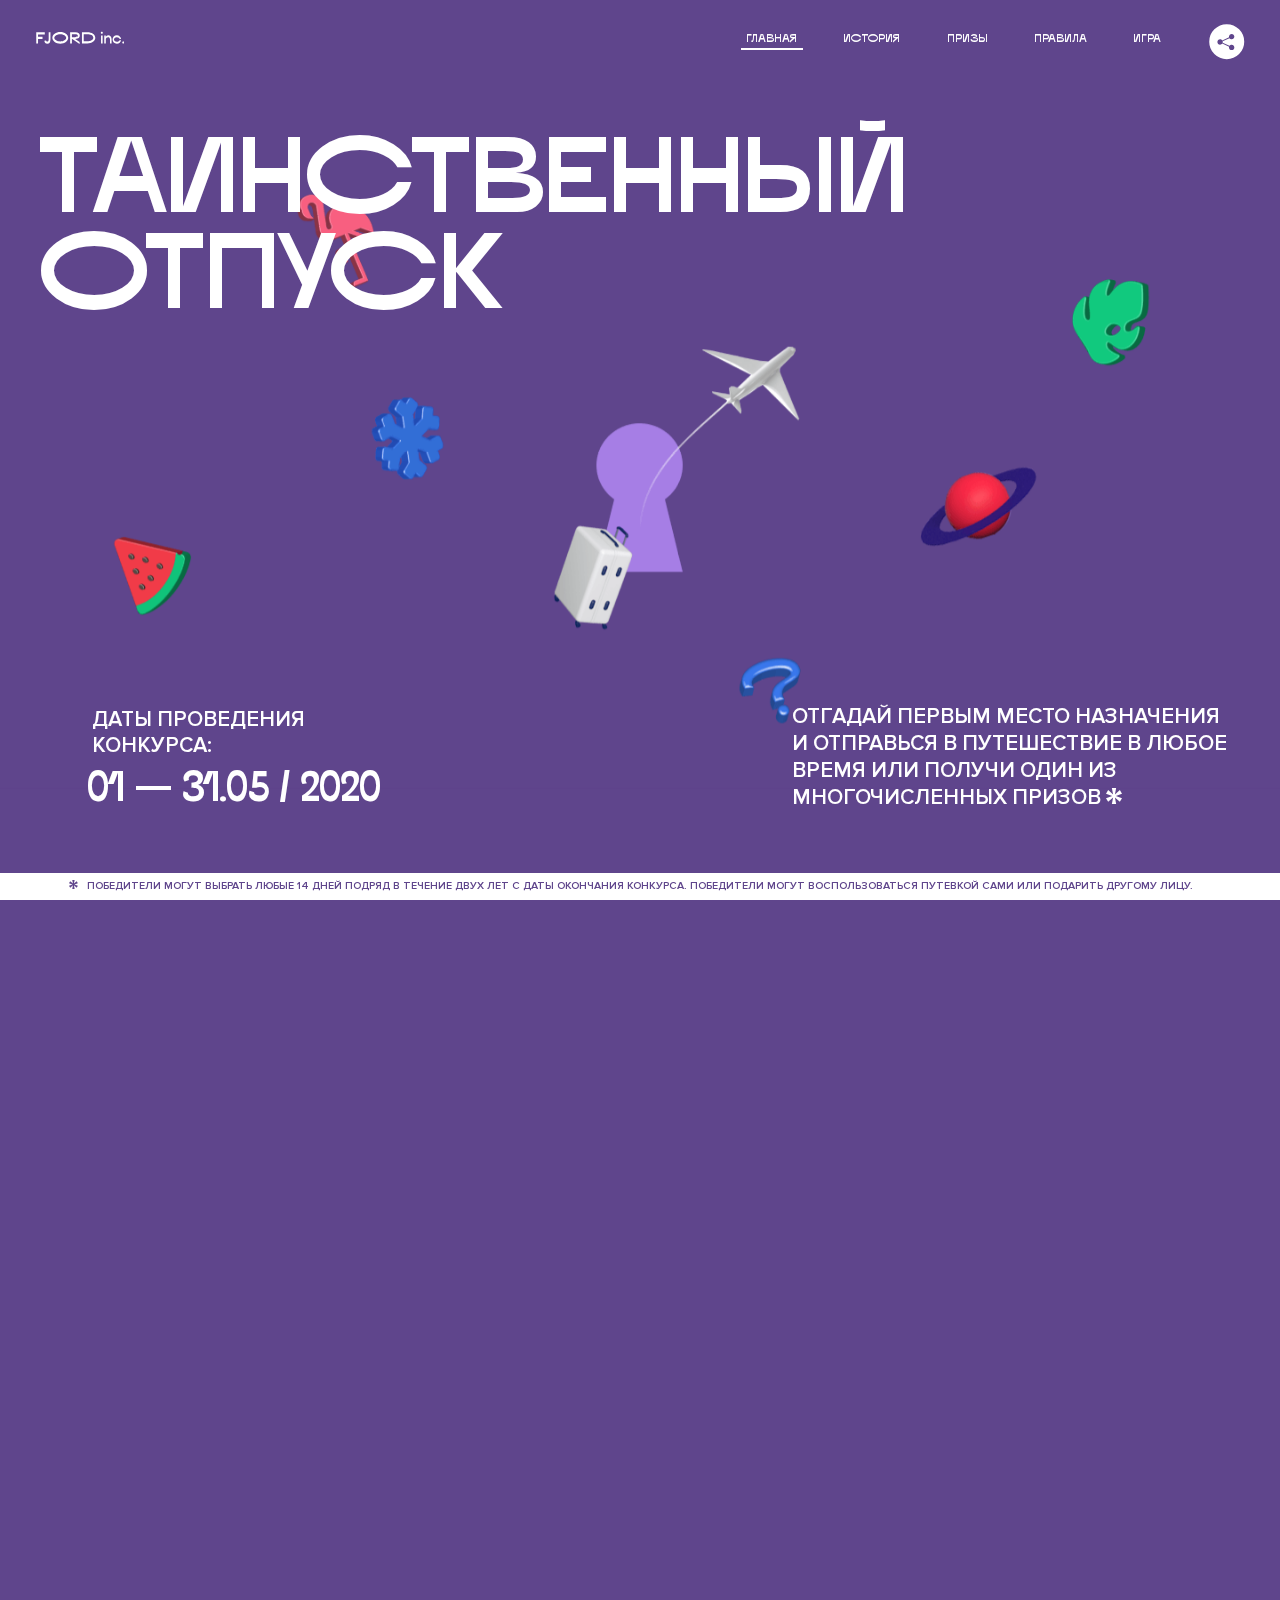
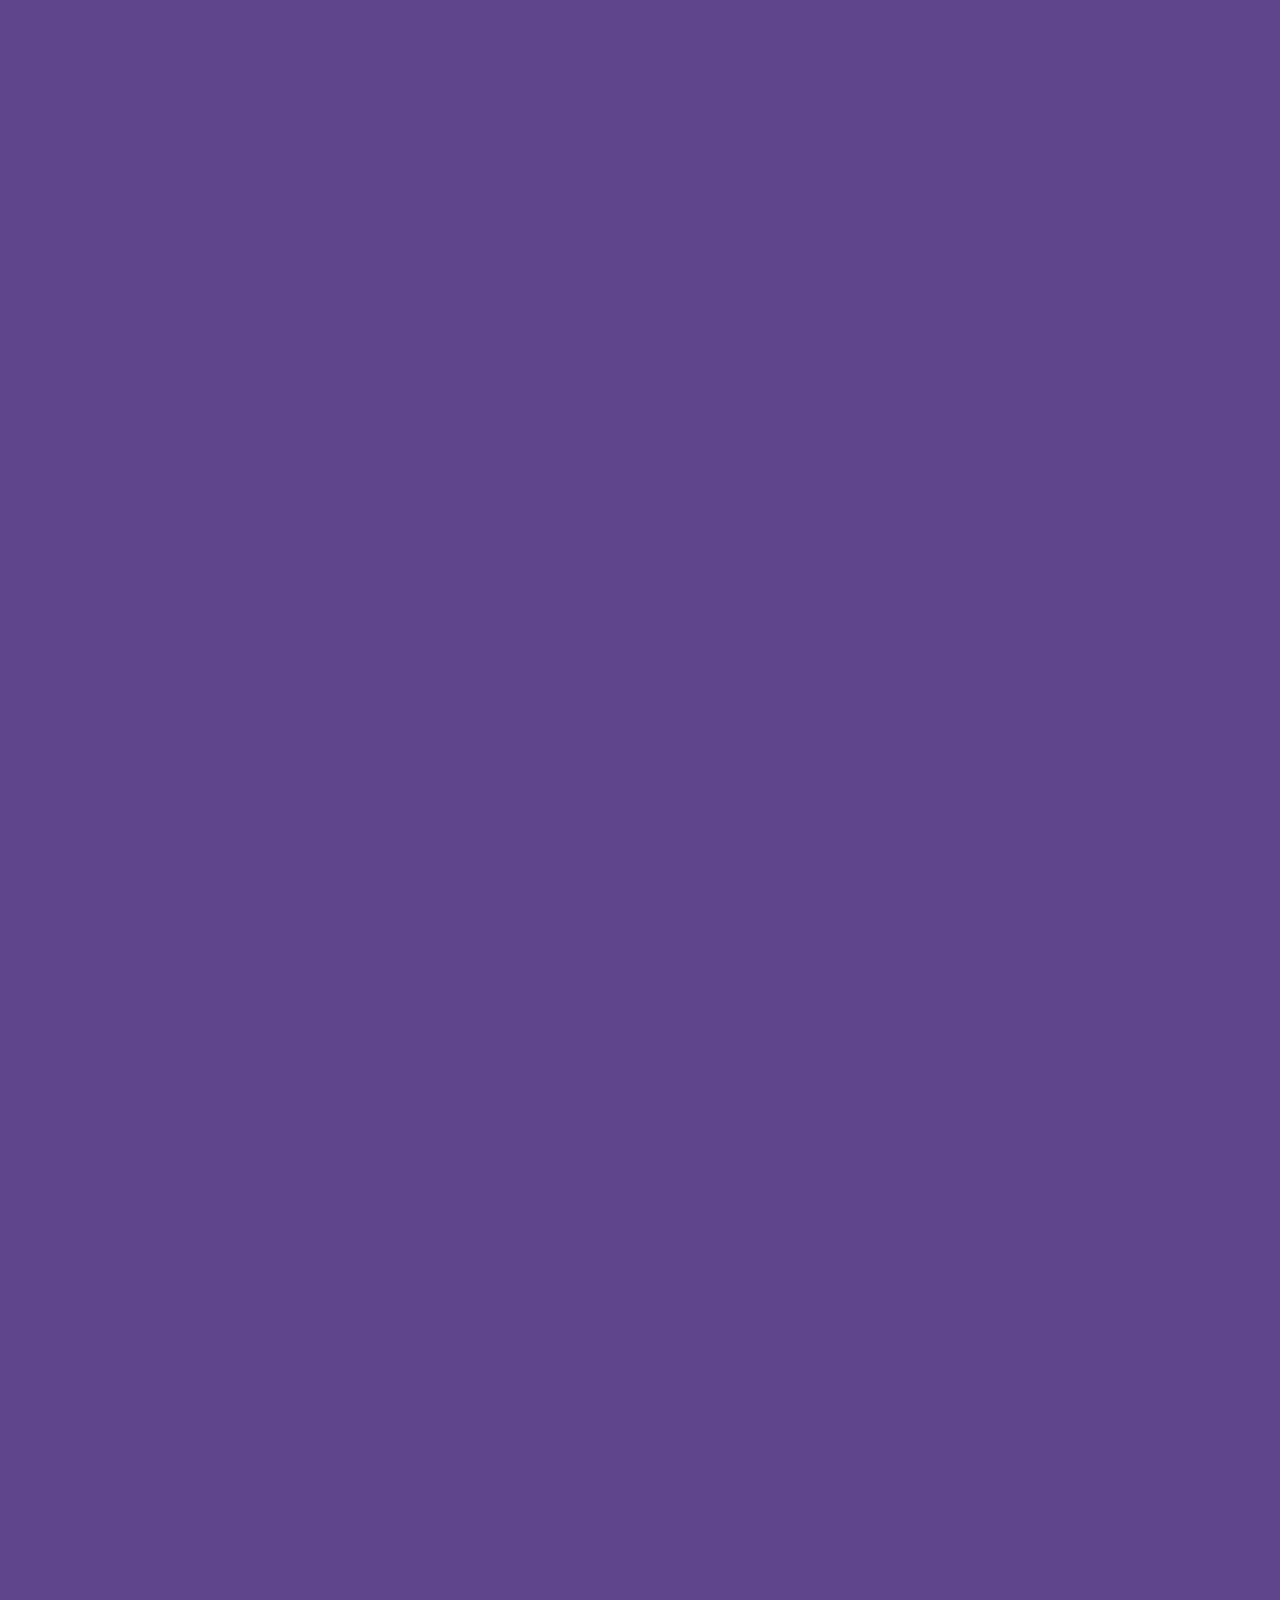
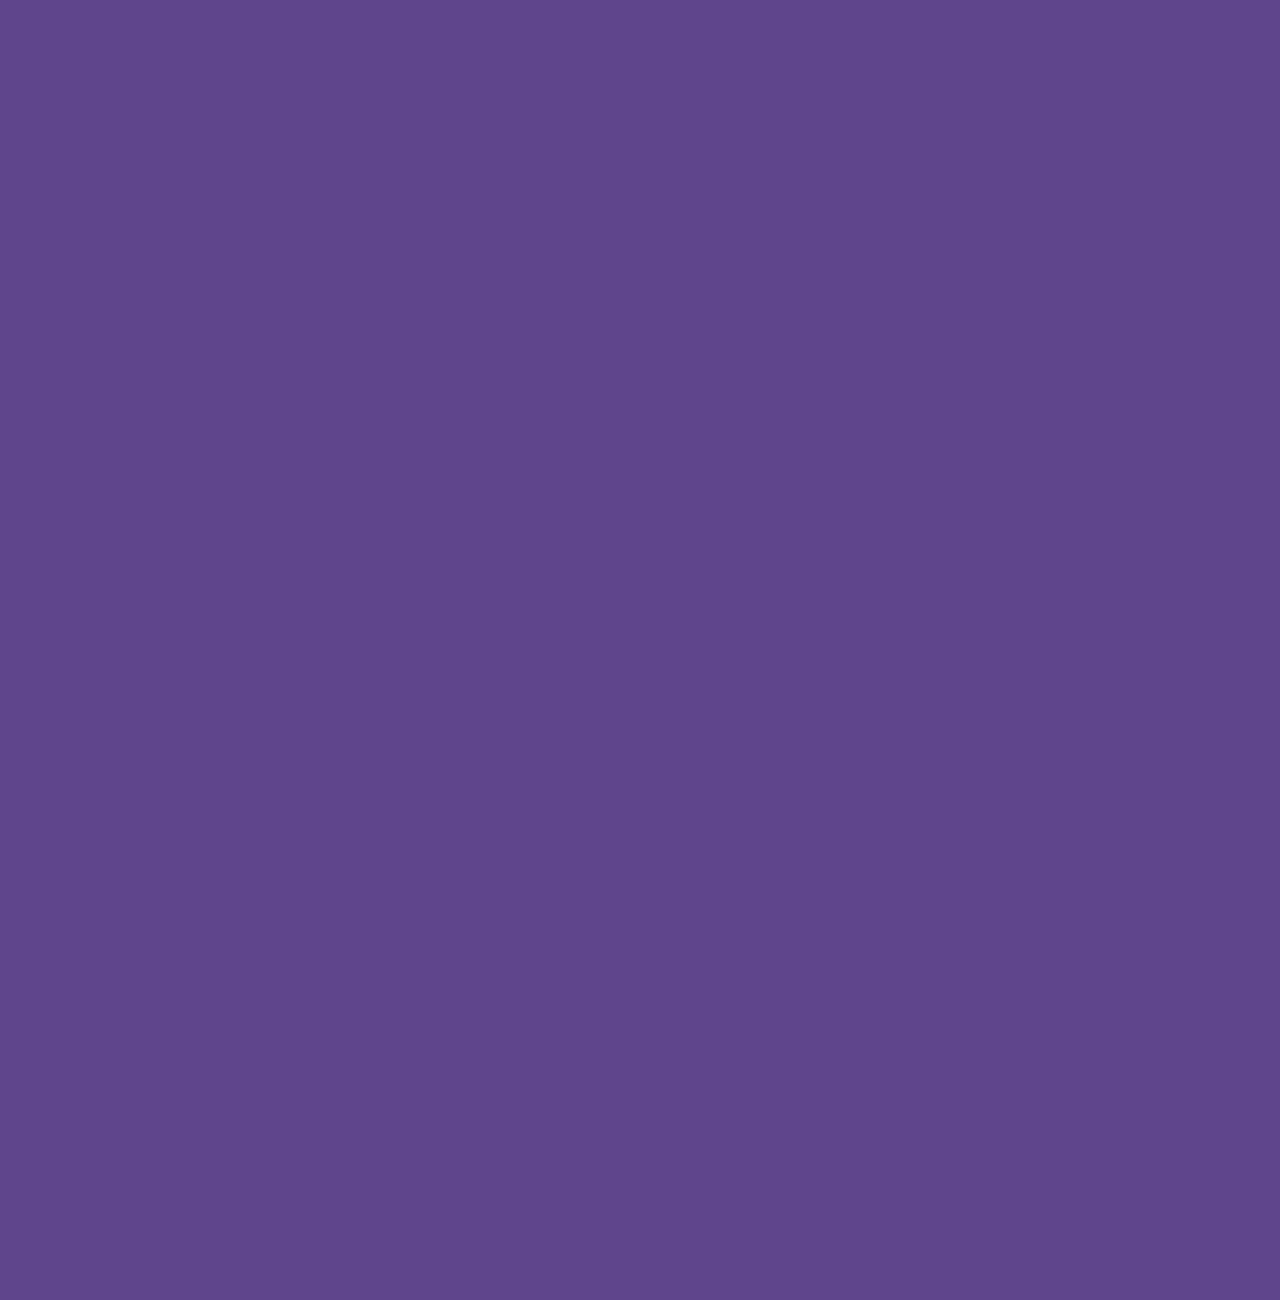
<file: 1/index.html>
<!DOCTYPE html>
<html lang="ru">
<head>
  <meta charset="UTF-8">
  <meta name="description" content="">
  <meta name="viewport" content="width=device-width, initial-scale=1.0">
  <meta http-equiv="X-UA-Compatible" content="ie=edge">
  <title>Mysterious Vacation</title>
  <link rel="stylesheet" href="css/style.min.css">
<link href="css/style.min.css" rel="stylesheet">  <base href="https://htmlacademy-animation.github.io/1225915-magic-vacation-1/1/">
</head>
<body>

  <header class="page-header js-header">
    <div class="page-header__wrapper">
      <a href="#" class="page-header__logo" aria-label="Перейти на страницу FJORD.Inc">
        <svg width="100" height="15" viewBox="0 0 100 15" fill="none" xmlns="http://www.w3.org/2000/svg">
          <path d="M0.26 1.4V14H2.276V8.906H7.334V6.44H2.276V3.848H9.872V1.4H0.26ZM12.733 14.36C15.127 14.36 16.243 12.65 16.243 9.5V1.4H14.263V8.96C14.263 11.21 13.723 11.876 12.733 11.876C11.833 11.876 11.473 11.3 11.347 10.58L9.36702 10.94C9.63702 13.046 10.663 14.36 12.733 14.36ZM18.3918 7.7C18.3918 11.372 22.3878 14.36 27.3198 14.36C32.2518 14.36 36.2478 11.372 36.2478 7.7C36.2478 4.028 32.2518 1.04 27.3198 1.04C22.3878 1.04 18.3918 4.028 18.3918 7.7ZM20.6058 7.7C20.6058 5.378 23.6118 3.524 27.3198 3.524C30.9918 3.524 33.9798 5.378 33.9798 7.7C33.9798 10.004 30.9918 11.858 27.3198 11.858C23.6118 11.858 20.6058 10.004 20.6058 7.7ZM40.403 14V8.906H40.799L49.079 14.702V12.38L44.039 8.906H44.201C47.999 8.906 49.277 7.304 49.277 5.162C49.277 3.092 47.999 1.4 44.201 1.4H38.387V14H40.403ZM43.535 3.722C45.785 3.722 47.045 4.136 47.045 5.432C47.045 6.764 45.785 7.034 43.535 7.034H40.403V3.722H43.535ZM51.6936 1.382V14H57.8676C62.7456 14 66.7236 11.534 66.7236 7.7C66.7236 3.848 62.7456 1.382 57.8676 1.382H51.6936ZM53.7096 11.624V3.722H57.5436C61.5396 3.722 64.4916 5.018 64.4916 7.7C64.4916 10.238 61.5396 11.624 57.5436 11.624H53.7096ZM73.1832 14.018H74.9832V5H73.1832V14.018ZM72.9132 1.976C72.9132 2.57 73.3992 3.092 74.0832 3.092C74.7492 3.092 75.2352 2.57 75.2352 1.976C75.2352 1.382 74.7672 0.805999 74.0832 0.805999C73.3812 0.805999 72.9132 1.382 72.9132 1.976ZM76.7867 14H78.5687V9.104C78.7487 8.006 79.5947 6.962 81.0887 6.962C82.1147 6.962 83.2667 7.448 83.2667 9.554V14H85.0487V9.014C85.0487 6.152 83.2307 4.73 81.3587 4.73C79.9187 4.73 79.0727 5.558 78.5687 6.854V5H76.7867V14ZM90.9898 14.27C93.5098 14.27 95.3818 12.506 95.7238 10.328H94.0498C93.7258 11.3 92.6998 12.02 90.9898 12.02C88.8478 12.02 87.7678 10.922 87.7678 9.59C87.7678 8.24 88.8478 6.962 90.9898 6.962C92.7538 6.962 93.7978 7.844 94.0858 8.924H95.7418C95.4358 6.71 93.6178 4.73 90.9898 4.73C88.0918 4.73 86.1298 7.124 86.1298 9.59C86.1298 12.074 88.1278 14.27 90.9898 14.27ZM97.0693 12.938C97.0693 13.658 97.5553 14.144 98.2753 14.144C98.9953 14.144 99.4813 13.658 99.4813 12.938C99.4813 12.2 98.9953 11.714 98.2753 11.714C97.5553 11.714 97.0693 12.2 97.0693 12.938Z" fill="currentColor"></path>
        </svg>
      </a>
      <button class="page-header__toggler js-menu-toggler" type="button" aria-label="Управление мобильным меню"><span>Меню</span></button>
      <nav class="page-header__nav">
        <div class="page-header__menu js-menu" id="menu">
          <ul>
            <li>
              <a class="js-menu-link" href="#top" data-href="top">главная</a>
            </li>
            <li>
              <a class="js-menu-link" href="#story" data-href="story">история</a>
            </li>
            <li>
              <a class="js-menu-link" href="#prizes" data-href="prizes">призы</a>
            </li>
            <li>
              <a class="js-menu-link" href="#rules" data-href="rules">правила</a>
            </li>
            <li>
              <a class="js-menu-link" href="#game" data-href="game">игра</a>
            </li>
          </ul>
        </div>
        <div class="page-header__social">
          <div class="social-block js-social-block">
            <button class="social-block__toggler" aria-label="Управлять блоком с социальными кнопками">
              <svg width="26" height="22" viewBox="0 0 27 22" fill="none" xmlns="http://www.w3.org/2000/svg">
                <path d="M19.6721 7.43664C21.6273 7.43664 23.213 5.85095 23.213 3.89566C23.213 1.94037 21.6273 0.354675 19.6721 0.354675C17.7168 0.354675 16.1311 1.94037 16.1311 3.89566C16.1311 4.19968 16.1728 4.49178 16.2458 4.77345L7.21751 8.95527C6.57519 8.05214 5.52303 7.46049 4.33078 7.46049C2.37549 7.46049 0.789795 9.04618 0.789795 11.0015C0.789795 12.9568 2.37549 14.5425 4.33078 14.5425C5.52303 14.5425 6.57668 13.9508 7.21751 13.0477L16.2458 17.2295C16.1743 17.5112 16.1311 17.8033 16.1311 18.1073C16.1311 20.0626 17.7168 21.6483 19.6721 21.6483C21.6273 21.6483 23.213 20.0626 23.213 18.1073C23.213 16.152 21.6273 14.5663 19.6721 14.5663C18.4798 14.5663 17.4262 15.158 16.7853 16.0611L7.75701 11.8793C7.82854 11.5976 7.87176 11.3055 7.87176 11.0015C7.87176 10.6974 7.83003 10.4053 7.75701 10.1237L16.7853 5.94186C17.4262 6.84499 18.4783 7.43664 19.6721 7.43664Z" fill="currentColor"></path>
              </svg>
            </button>
            <ul class="social-block__list">
              <li>
                <a class="social-block__link social-block__link--fb" href="#" aria-label="Мы на Facebook">
                  <svg width="8" height="17" viewBox="0 0 8 17" fill="none" xmlns="http://www.w3.org/2000/svg">
                    <path d="M4.24646 16.9899H1.09275L1.05793 8.49828H0V5.30707H1.05793V3.81124C1.05793 1.42084 2.57654 0 5.21735 0H7.41758V3.18585H5.30841C4.28262 3.18585 4.2478 3.48582 4.2478 4.24914V5.30707H7.42964L7.16716 8.49828H4.2478V16.9899H4.24646Z" fill="currentColor"></path>
                  </svg>
                </a>
              </li>
              <li>
                <a class="social-block__link social-block__link--insta" href="#" aria-label="Мы в Instagram">
                  <svg width="15" height="15" viewBox="0 0 15 15" fill="none" xmlns="http://www.w3.org/2000/svg">
                    <path d="M11.0197 0H4.19806C2.14246 0 0.471191 1.66993 0.471191 3.72285V10.5499C0.471191 12.6082 2.14112 14.2727 4.19806 14.2727H11.0197C13.0753 14.2727 14.7466 12.6082 14.7466 10.5499V3.72285C14.7466 1.67127 13.0753 0 11.0197 0ZM11.0197 12.4849H4.19806C3.13076 12.4849 2.26432 11.6158 2.26432 10.5512V3.72419C2.26432 2.65956 3.13076 1.79715 4.19806 1.79715H11.0197C12.087 1.79715 12.9535 2.6609 12.9535 3.72419V10.5512C12.9535 11.6145 12.087 12.4849 11.0197 12.4849Z" fill="currentColor"></path>
                    <path d="M7.60887 3.11084C5.38989 3.11084 3.58203 4.9187 3.58203 7.14036C3.58203 9.35532 5.38989 11.1645 7.60887 11.1645C9.83053 11.1645 11.6357 9.35666 11.6357 7.14036C11.6357 4.9187 9.83053 3.11084 7.60887 3.11084ZM7.60887 9.36871C6.37551 9.36871 5.37784 8.37372 5.37784 7.14036C5.37784 5.90699 6.37551 4.90665 7.60887 4.90665C8.83822 4.90665 9.84259 5.90833 9.84259 7.14036C9.84392 8.37238 8.83822 9.36871 7.60887 9.36871Z" fill="currentColor"></path>
                    <path d="M11.3573 2.35962C10.8256 2.35962 10.3931 2.79752 10.3931 3.32381C10.3931 3.85546 10.8256 4.29336 11.3573 4.29336C11.8862 4.29336 12.3215 3.85546 12.3215 3.32381C12.3215 2.79752 11.8862 2.35962 11.3573 2.35962Z" fill="currentColor"></path>
                  </svg>
                </a>
              </li>
              <li>
                <a class="social-block__link social-block__link--vk" href="#" aria-label="Мы ВКонтакте">
                  <svg width="17" height="10" viewBox="0 0 17 10" fill="none" xmlns="http://www.w3.org/2000/svg">
                    <path d="M14.1234 4.9002C14.1234 4.9002 16.3623 1.72708 16.5866 0.680242C16.6595 0.312285 16.4947 0.103188 16.1069 0.103188C16.1069 0.103188 14.8193 0.103188 14.168 0.103188C13.7235 0.103188 13.5587 0.293278 13.4235 0.579768C13.4235 0.579768 12.3724 2.82553 11.0969 4.24712C10.6861 4.70333 10.4781 4.84318 10.2511 4.84318C10.0646 4.84318 9.98625 4.6911 9.98625 4.27834V0.649016C9.98625 0.147997 9.92545 0.00135496 9.5066 0.00135496H6.39628C6.15578 0.00135496 6.0085 0.134417 6.0085 0.324506C6.0085 0.801084 6.73406 0.908351 6.73406 2.20231V4.87305C6.73406 5.40529 6.70569 5.61575 6.45303 5.61575C5.78016 5.61575 4.19528 3.30618 3.30623 0.678887C3.12923 0.145282 2.93737 0 2.43475 0H0.486409C0.205373 0 0 0.190085 0 0.476576C0 0.991172 0.60666 3.40801 2.99277 6.64358C4.59927 8.8201 6.70569 10 8.60269 10C9.76196 10 10.0416 9.80312 10.0416 9.31432V7.63883C10.0416 7.22607 10.2065 7.04956 10.4429 7.04956C10.7078 7.04956 11.1847 7.13238 12.2805 8.22268C13.5843 9.47862 13.6762 10 14.3896 10H16.5676C16.7919 10 17 9.89273 17 9.52342C17 9.02919 16.3623 8.15343 15.384 7.10659C14.9801 6.56755 14.3302 5.98914 14.1248 5.72301C13.8275 5.40801 13.9154 5.23014 14.1234 4.9002Z" fill="currentColor"></path>
                  </svg>
                </a>
              </li>
            </ul>
          </div>
        </div>
      </nav>
    </div>
  </header>

  <main class="page-content">

    <section class="animation-screen"></section>

    <section class="screen screen--hidden screen--intro js-scrollspy" id="top">
      <div class="screen__wrapper">
        <div class="intro">
          <h1 class="intro__title">Таинственный отпуск</h1>
          <div class="intro__content">
            <div class="intro__info">
              <p class="intro__label">Даты проведения конкурса:</p>
              <p class="intro__date">01 — 31.05 / 2020</p>
            </div>
            <div class="intro__message">
              <p>
                Отгадай первым место назначения и&nbsp;отправься в&nbsp;путешествие в&nbsp;любое время или получи один из многочисленных призов
                <svg width="16" height="16" viewBox="0 0 10 10" fill="none" xmlns="http://www.w3.org/2000/svg">
                  <path d="M0 6.35337L3.90271 4.99012L0 3.64663L1.34615 1.32374L4.44287 4.01073L3.67364 0H6.34615L5.57692 4.01073L8.65385 1.32374L10 3.64663L6.13405 4.99012L10 6.35337L8.65385 8.65651L5.57692 5.98927L6.34615 10H3.67364L4.44287 5.96952L1.34615 8.65651L0 6.35337Z" fill="currentColor"></path>
                </svg>
              </p>
            </div>
          </div>
        </div>
      </div>
      <div class="screen__footer js-footer">
        <button class="screen__footer-enlarge js-footer-toggler" type="button" aria-label="Показать сообщение">
          <svg width="10" height="10" viewBox="0 0 10 10" fill="none" xmlns="http://www.w3.org/2000/svg">
            <path d="M0 6.35337L3.90271 4.99012L0 3.64663L1.34615 1.32374L4.44287 4.01073L3.67364 0H6.34615L5.57692 4.01073L8.65385 1.32374L10 3.64663L6.13405 4.99012L10 6.35337L8.65385 8.65651L5.57692 5.98927L6.34615 10H3.67364L4.44287 5.96952L1.34615 8.65651L0 6.35337Z" fill="currentColor"></path>
          </svg>
        </button>
        <button class="screen__footer-collapse js-footer-toggler" type="button" aria-label="Скрыть сообщение">
          <svg width="13" height="13" viewBox="0 0 13 13" fill="none" xmlns="http://www.w3.org/2000/svg">
            <line x1="12.3536" y1="0.353553" x2="0.738349" y2="11.9688" stroke="currentColor"></line>
            <line x1="0.738319" y1="0.539925" x2="12.3535" y2="12.1551" stroke="currentColor"></line>
          </svg>
        </button>
        <div class="screen__footer-wrapper">
          <div class="screen__footer-announce">
            <p class="screen__footer-label">Даты проведения конкурса:</p>
            <p class="screen__footer-date">01 — 31.05 / 2020</p>
          </div>
          <div class="screen__footer-note">
            <p>
              <svg width="10" height="10" viewBox="0 0 10 10" fill="none" xmlns="http://www.w3.org/2000/svg">
                <path d="M0 6.35337L3.90271 4.99012L0 3.64663L1.34615 1.32374L4.44287 4.01073L3.67364 0H6.34615L5.57692 4.01073L8.65385 1.32374L10 3.64663L6.13405 4.99012L10 6.35337L8.65385 8.65651L5.57692 5.98927L6.34615 10H3.67364L4.44287 5.96952L1.34615 8.65651L0 6.35337Z" fill="currentColor"></path>
              </svg>
              <span>Победители могут выбрать любые 14 дней подряд в&nbsp;течение двух лет с&nbsp;даты окончания конкурса. Победители могут воспользоваться путевкой сами или подарить другому лицу.</span>
            </p>
          </div>
        </div>
      </div>
    </section>

    <section class="screen screen--hidden screen--story js-scrollspy" id="story">

      <div class="slider swiper-container js-slider">

        <div class="swiper-wrapper">

          <div class="slider__item swiper-slide">
            <h2 class="slider__item-title">История</h2>
            <p class="slider__item-text">Джеймс Таргет был основателем компании &laquo;Fjord Inc.&raquo;. С&nbsp;1965 года &laquo;Fjord Inc.&raquo; прославилась надёжными и&nbsp;удобными чемоданами и&nbsp;аксессуарами для туристов.</p>
          </div>

          <div class="slider__item swiper-slide">
            <p class="slider__item-text">Когда Джеймсу было 7&nbsp;лет, в&nbsp;их&nbsp;доме гостил дядюшка и&nbsp;развлекал детей рассказами о&nbsp;своей поездке в&nbsp;место, показавшееся малышу Таргету невероятным. Тогда Джеймс решил, что однажды посетит его, но&nbsp;не&nbsp;будет рассказывать о&nbsp;мечте, пока не&nbsp;осуществит.</p>
          </div>

          <div class="slider__item swiper-slide">
            <p class="slider__item-text">Джеймс Таргет стал увлеченным путешественником. Он&nbsp;посетил 5&nbsp;континентов, 126&nbsp;стран.</p>
          </div>

          <div class="slider__item swiper-slide">
            <p class="slider__item-text">Он&nbsp;сплавлялся по&nbsp;Амазонке и&nbsp;погружался в&nbsp;пещеры Франции, медитировал в&nbsp;горах Тибета и&nbsp;пожимал руку вождя племени Акугауа.</p>
          </div>

          <div class="slider__item swiper-slide">
            <p class="slider__item-text">Из&nbsp;своих поездок Джеймс Таргет привозил идеи, как сделать свои чемоданы &laquo;Fjord Inc.&raquo; удобными и&nbsp;приспособленными к&nbsp;разным дорожным условиям.</p>
          </div>

          <div class="slider__item swiper-slide">
            <p class="slider__item-text">Всё это время Джеймс не&nbsp;оставлял идею поездки своей мечты. Однако, как только он&nbsp;брался за&nbsp;планирование, возникали препятствия, не&nbsp;позволяющие отправиться туда.</p>
          </div>

          <div class="slider__item swiper-slide">
            <p class="slider__item-text">В&nbsp;возрасте 67&nbsp;лет Джеймс Таргет попал под лавину и&nbsp;погиб. В&nbsp;своём завещании он&nbsp;поручил отправить в&nbsp;заветное путешествие трёх смельчаков, единых с&nbsp;ним духом.</p>
          </div>

          <div class="slider__item swiper-slide">
            <p class="slider__item-text">Тех, кто сможет узнать таинственное место, задавая вопросы специально обученному ИИ&nbsp;&laquo;Соне&raquo;, ждет фантастическое путешествие.</p>
          </div>
        </div>
        <div class="slider__controls">
          <button class="slider__control slider__control--prev js-control-prev" type="button" aria-label="Показать предыдущую историю">
            <svg width="12" height="22" viewBox="0 0 12 22" fill="none" xmlns="http://www.w3.org/2000/svg">
              <path d="M11 1L1 11L11 21" stroke="currentColor" stroke-width="2" stroke-linejoin="round"></path>
            </svg>
          </button>
          <button class="slider__control slider__control--next js-control-next" type="button" aria-label="Показать следующую историю">
            <svg width="12" height="22" viewBox="0 0 12 22" fill="none" xmlns="http://www.w3.org/2000/svg">
              <path d="M1 1L11 11L1 21" stroke="currentColor" stroke-width="2" stroke-linejoin="round"></path>
            </svg>
          </button>
        </div>
        <div class="slider__pagination swiper-pagination"></div>
      </div>
    </section>

    <section class="screen screen--hidden screen--prizes js-scrollspy" id="prizes">
      <div class="screen__wrapper">
        <div class="prizes">
          <h2 class="prizes__title">ПРизы</h2>
          <div class="prizes__lead">
            <p>Найди ответ и&nbsp;получи один из&nbsp;призов:</p>
          </div>
          <ul class="prizes__list">
            <li class="prizes__item prizes__item--journeys">
              <div class="prizes__icon">
                <picture>
                  <source srcset="img/prize1-mob.svg" media="(orientation: portrait)">
                  <img src="img/prize1.svg" alt="">
                </picture>
              </div>
              <p class="prizes__desc">
                <b>3</b>
                <span>загадочных путешествия</span>
              </p>
            </li>
            <li class="prizes__item prizes__item--cases">
              <div class="prizes__icon">
                <picture>
                  <source srcset="img/prize2-mob.svg" media="(orientation: portrait)">
                  <img src="img/prize2.svg" alt="">
                </picture>
              </div>
              <p class="prizes__desc">
                <b>7</b>
                <span>надежных чемоданов</span>
              </p>
            </li>
            <li class="prizes__item prizes__item--codes">
              <div class="prizes__icon">
                <picture>
                  <source srcset="img/prize3-mob.svg" media="(orientation: portrait)">
                  <img src="img/prize3.svg" alt="">
                </picture>
              </div>
              <p class="prizes__desc">
                <b>900</b>
                <span>
                  промокодов на&nbsp;скидку 15%
                  <svg width="10" height="10" viewBox="0 0 10 10" fill="none" xmlns="http://www.w3.org/2000/svg">
                    <path d="M0 6.35337L3.90271 4.99012L0 3.64663L1.34615 1.32374L4.44287 4.01073L3.67364 0H6.34615L5.57692 4.01073L8.65385 1.32374L10 3.64663L6.13405 4.99012L10 6.35337L8.65385 8.65651L5.57692 5.98927L6.34615 10H3.67364L4.44287 5.96952L1.34615 8.65651L0 6.35337Z" fill="currentColor"></path>
                  </svg>
                </span>
              </p>
            </li>
          </ul>
        </div>
      </div>
      <div class="screen__footer js-footer">
        <button class="screen__footer-enlarge js-footer-toggler" type="button" aria-label="Показать сообщение">
          <svg width="10" height="10" viewBox="0 0 10 10" fill="none" xmlns="http://www.w3.org/2000/svg">
            <path d="M0 6.35337L3.90271 4.99012L0 3.64663L1.34615 1.32374L4.44287 4.01073L3.67364 0H6.34615L5.57692 4.01073L8.65385 1.32374L10 3.64663L6.13405 4.99012L10 6.35337L8.65385 8.65651L5.57692 5.98927L6.34615 10H3.67364L4.44287 5.96952L1.34615 8.65651L0 6.35337Z" fill="currentColor"></path>
          </svg>
        </button>
        <button class="screen__footer-collapse js-footer-toggler" type="button" aria-label="Скрыть сообщение">
          <svg width="13" height="13" viewBox="0 0 13 13" fill="none" xmlns="http://www.w3.org/2000/svg">
            <line x1="12.3536" y1="0.353553" x2="0.738349" y2="11.9688" stroke="currentColor"></line>
            <line x1="0.738319" y1="0.539925" x2="12.3535" y2="12.1551" stroke="currentColor"></line>
          </svg>
        </button>
        <div class="screen__footer-wrapper">
          <div class="screen__footer-announce">
            <p class="screen__footer-label">Даты проведения конкурса:</p>
            <p class="screen__footer-date">01 — 31.05 / 2020</p>
          </div>
          <div class="screen__footer-note">
            <p>
              <svg width="10" height="10" viewBox="0 0 10 10" fill="none" xmlns="http://www.w3.org/2000/svg">
                <path d="M0 6.35337L3.90271 4.99012L0 3.64663L1.34615 1.32374L4.44287 4.01073L3.67364 0H6.34615L5.57692 4.01073L8.65385 1.32374L10 3.64663L6.13405 4.99012L10 6.35337L8.65385 8.65651L5.57692 5.98927L6.34615 10H3.67364L4.44287 5.96952L1.34615 8.65651L0 6.35337Z" fill="currentColor"></path>
              </svg>
              <span>Скидка&nbsp;15% на&nbsp;единоразовое приобретение путёвки с&nbsp;1&nbsp;июня 2020 по&nbsp;31&nbsp;мая 2022&nbsp;года. Суммируется с&nbsp;другими акциями</span>
            </p>
          </div>
        </div>
      </div>
    </section>

    <section class="screen screen--hidden screen--rules js-scrollspy" id="rules">
      <div class="screen__wrapper">
        <div class="rules">
          <h2 class="rules__title">Правила</h2>
          <div class="rules__lead">
            <p>Для того чтобы получить наследство Джеймса Таргета, тебе нужно выведать у&nbsp;&laquo;Сони&raquo;, куда предстоит отправиться тебе в&nbsp;случае победы</p>
          </div>
          <ol class="rules__list">
            <li class="rules__item">
              <p>Тебе отводится <br>5&nbsp;минут</p>
            </li>
            <li class="rules__item">
              <p>Задавай любые вопросы в&nbsp;текстовом поле</p>
            </li>
            <li class="rules__item">
              <p>Нажимай кнопку &laquo;Узнать&raquo;, чтобы получить ответ</p>
            </li>
            <li class="rules__item">
              <p>&laquo;Соня&raquo; может отвечать только&nbsp;Да или Нет</p>
            </li>
          </ol>
          <a href="#game" class="rules__link btn">Погнали!</a>
        </div>
      </div>
      <div class="screen__disclaimer">
        <div class="disclaimer">
          <ul>
            <li>
              <a href="#">Правовая информация</a>
            </li>
            <li>
              <a href="#">Подробные правила</a>
            </li>
          </ul>
        </div>
      </div>
    </section>

    <section class="screen screen--hidden screen--game js-scrollspy" id="game">
      <div class="screen__wrapper">
        <div class="game">
          <div class="game__header">
            <h2 class="game__title">Игра</h2>
            <div class="game__counter">
              <span>05</span>:<span>00</span>
            </div>
          </div>
          <div class="game__body">
            <div class="chat">
              <div class="chat__body js-chat">
                <ul class="chat__list" id="messages"></ul>
              </div>
              <div class="chat__footer">
                <form action="#" method="post" class="form" id="message-form">
                  <label for="message-field" class="visually-hidden">Поле для ввода вопроса</label>
                  <input type="text" class="form__field" id="message-field">
                  <button class="form__button btn">
                    Узнать
                    <svg width="18" height="19" viewBox="0 0 18 19" fill="none" xmlns="http://www.w3.org/2000/svg">
                      <path stroke="currentColor" stroke-width="2" d="M9 19V1"></path>
                      <path d="M1 9l8-8 8 8" stroke="currentColor" stroke-width="2" stroke-linejoin="round"></path>
                    </svg>
                  </button>
                </form>
              </div>
            </div>
          </div>
          <!-- временные кнопки для показа результата -->
          <div class="game__buttons">
            <button class="game__button btn js-show-result" type="button" data-target="result">Положительный результат</button>
            <button class="game__button btn js-show-result" type="button" data-target="result2">Положительный результат - 2</button>
            <button class="game__button btn js-show-result" type="button" data-target="result3">Отрицательный результат</button>
          </div>
        </div>
      </div>
    </section>

    <section class="screen screen--hidden screen--result" id="result">
      <div class="screen__wrapper">
        <div class="result result--trip">
          <div class="result__image">
            <picture>
              <source srcset="img/result1-mob.png 1x, img/result1-mob@2x.png 2x" media="(max-width: 768px) and (orientation: portrait)">
              <img src="img/result1.png" srcset="img/result1@2x.png 2x" alt="">
            </picture>
          </div>
          <h2 class="result__title">
            <span class="visually-hidden">ПОбеда!</span>
            <svg xmlns="http://www.w3.org/2000/svg" viewBox="0 0 568.85 109.24">
              <path d="M16,24.44V92H2.6V8H75V92H61.52V24.44H16Z" transform="translate(-2.1 -1.5)" fill="none" stroke="currentColor"></path>
              <path d="M148.76,5.6c32.88,0,59.52,19.92,59.52,44.4s-26.64,44.4-59.52,44.4S89.24,74.48,89.24,50,115.88,5.6,148.76,5.6Zm0,72.12c24.48,0,44.4-12.36,44.4-27.72s-19.92-27.84-44.4-27.84C124,22.16,104,34.52,104,50S124,77.72,148.76,77.72Z" transform="translate(-2.1 -1.5)" fill="none" stroke="currentColor"></path>
              <path d="M287.36,8V24.44H236v14.4h25.32c25.44,0,34,11.16,34,26.52,0,15.6-8.52,26.64-34,26.64H222.56V8h64.8ZM256.88,76.52c15.12,0,23.52-2,23.52-11.52S272,54.44,256.88,54.44H236V76.52h20.88Z" transform="translate(-2.1 -1.5)" fill="none" stroke="currentColor"></path>
              <path d="M371.47,8V24.44H320.84V41.6h33.6V58h-33.6V75.56h50.64V92H307.4V8h64.08Z" transform="translate(-2.1 -1.5)" fill="none" stroke="currentColor"></path>
              <path d="M382.39,110.24V75.56h7.44c4.56-4.68,7.8-18.36,8.76-56L399,8h48.6V75.56h10v34.68H442.87V92H397v18.24H382.39Zm51.72-34.68V24.44H411.55v3.12c-0.48,22.44-3.24,37.68-7.2,48h29.76Z" transform="translate(-2.1 -1.5)" fill="none" stroke="currentColor"></path>
              <path d="M463.75,92l28-84h27.12l28.08,84H533.47l-7.8-23.52h-37.8L480.07,92H463.75Zm56.64-40L507,11.84,493.51,52h26.88Z" transform="translate(-2.1 -1.5)" fill="none" stroke="currentColor"></path>
              <path d="M554.12,70.4L555.55,2H569l1.44,68.4H554.12Zm8.28,6.36c4.8,0,8,3.24,8,8.16a8,8,0,1,1-16.08,0C554.35,80,557.59,76.76,562.39,76.76Z" transform="translate(-2.1 -1.5)" fill="none" stroke="currentColor"></path>
            </svg>
          </h2>
          <div class="result__text">
            <p>ты&nbsp;отправляешься в&nbsp;Арктику!</p>
          </div>
          <div class="result__form">
            <form action="#" method="post" class="form form--result">
              <label for="email-field" class="form__label">зарегистрируй результат</label>
              <input type="email" class="form__field" id="email-field" placeholder="e-mail для регистации результата и получения приза" required="">
              <button class="form__button btn">
                отправить
                <svg width="18" height="19" viewBox="0 0 18 19" fill="none" xmlns="http://www.w3.org/2000/svg">
                  <path stroke="currentColor" stroke-width="2" d="M9 19V1"></path>
                  <path d="M1 9l8-8 8 8" stroke="currentColor" stroke-width="2" stroke-linejoin="round"></path>
                </svg>
              </button>
            </form>
          </div>
        </div>
      </div>
    </section>

    <section class="screen screen--hidden screen--result" id="result2">
      <div class="screen__wrapper">
        <div class="result result--prize">
          <div class="result__image">
            <picture>
              <source srcset="img/result2-mob.png 1x, img/result2-mob@2x.png 2x" media="(max-width: 768px) and (orientation: portrait)">
              <img src="img/result2.png" srcset="img/result2@2x.png 2x" alt="">
            </picture>
          </div>
          <h2 class="result__title">
            <span class="visually-hidden">ПОбеда!</span>
            <svg xmlns="http://www.w3.org/2000/svg" viewBox="0 0 568.85 109.24">
              <path d="M16,24.44V92H2.6V8H75V92H61.52V24.44H16Z" transform="translate(-2.1 -1.5)" fill="none" stroke="currentColor"></path>
              <path d="M148.76,5.6c32.88,0,59.52,19.92,59.52,44.4s-26.64,44.4-59.52,44.4S89.24,74.48,89.24,50,115.88,5.6,148.76,5.6Zm0,72.12c24.48,0,44.4-12.36,44.4-27.72s-19.92-27.84-44.4-27.84C124,22.16,104,34.52,104,50S124,77.72,148.76,77.72Z" transform="translate(-2.1 -1.5)" fill="none" stroke="currentColor"></path>
              <path d="M287.36,8V24.44H236v14.4h25.32c25.44,0,34,11.16,34,26.52,0,15.6-8.52,26.64-34,26.64H222.56V8h64.8ZM256.88,76.52c15.12,0,23.52-2,23.52-11.52S272,54.44,256.88,54.44H236V76.52h20.88Z" transform="translate(-2.1 -1.5)" fill="none" stroke="currentColor"></path>
              <path d="M371.47,8V24.44H320.84V41.6h33.6V58h-33.6V75.56h50.64V92H307.4V8h64.08Z" transform="translate(-2.1 -1.5)" fill="none" stroke="currentColor"></path>
              <path d="M382.39,110.24V75.56h7.44c4.56-4.68,7.8-18.36,8.76-56L399,8h48.6V75.56h10v34.68H442.87V92H397v18.24H382.39Zm51.72-34.68V24.44H411.55v3.12c-0.48,22.44-3.24,37.68-7.2,48h29.76Z" transform="translate(-2.1 -1.5)" fill="none" stroke="currentColor"></path>
              <path d="M463.75,92l28-84h27.12l28.08,84H533.47l-7.8-23.52h-37.8L480.07,92H463.75Zm56.64-40L507,11.84,493.51,52h26.88Z" transform="translate(-2.1 -1.5)" fill="none" stroke="currentColor"></path>
              <path d="M554.12,70.4L555.55,2H569l1.44,68.4H554.12Zm8.28,6.36c4.8,0,8,3.24,8,8.16a8,8,0,1,1-16.08,0C554.35,80,557.59,76.76,562.39,76.76Z" transform="translate(-2.1 -1.5)" fill="none" stroke="currentColor"></path>
            </svg>
          </h2>
          <div class="result__text">
            <p>чемодан &laquo;Fjord&nbsp;Inc.&raquo;&nbsp;твой</p>
          </div>
          <div class="result__form">
            <form action="#" method="post" class="form form--result">
              <label for="email-field2" class="form__label">зарегистрируй результат</label>
              <input type="email" class="form__field" id="email-field2" placeholder="e-mail для регистации результата и получения приза" required="">
              <button class="form__button btn">
                отправить
                <svg width="18" height="19" viewBox="0 0 18 19" fill="none" xmlns="http://www.w3.org/2000/svg">
                  <path stroke="currentColor" stroke-width="2" d="M9 19V1"></path>
                  <path d="M1 9l8-8 8 8" stroke="currentColor" stroke-width="2" stroke-linejoin="round"></path>
                </svg>
              </button>
            </form>
          </div>
        </div>
      </div>
    </section>

    <section class="screen screen--hidden screen--result" id="result3">
      <div class="screen__wrapper">
        <div class="result result--negative">
          <div class="result__image">
            <picture>
              <source srcset="img/result3-mob.png 1x, img/result3-mob@2x.png 2x" media="(max-width: 768px) and (orientation: portrait)">
              <img src="img/result3.png" srcset="img/result3@2x.png 2x" alt="">
            </picture>
          </div>
          <h2 class="result__title">
            <span class="visually-hidden">Не угадал!</span>
            <svg xmlns="http://www.w3.org/2000/svg" viewBox="0 0 660.77 109.24">
              <path d="M2.66,92V8H16.1V42.2H53.3V8H66.74V92H53.3V58.64H16.1V92H2.66Z" transform="translate(-2.16 -1.5)" fill="none" stroke="currentColor"></path>
              <path d="M147.62,8V24.44H97V41.6h33.6V58H97V75.56h50.64V92H83.54V8h64.08Z" transform="translate(-2.16 -1.5)" fill="none" stroke="currentColor"></path>
              <path d="M199.22,8l20.52,42.36L235.34,8h16.44l-31,84H204.38l9.48-25.92L185.78,8h13.44Z" transform="translate(-2.16 -1.5)" fill="none" stroke="currentColor"></path>
              <path d="M273.74,24.44V92H260.3V8h50.16V24.44H273.74Z" transform="translate(-2.16 -1.5)" fill="none" stroke="currentColor"></path>
              <path d="M307.1,92l28-84h27.12l28.08,84H376.82L369,68.48h-37.8L323.42,92H307.1Zm56.64-40L350.3,11.84,336.86,52h26.88Z" transform="translate(-2.16 -1.5)" fill="none" stroke="currentColor"></path>
              <path d="M396.38,110.24V75.56h7.44c4.56-4.68,7.8-18.36,8.76-56L412.94,8h48.6V75.56h10v34.68H456.86V92H411v18.24H396.38ZM448.1,75.56V24.44H425.54v3.12c-0.48,22.44-3.24,37.68-7.2,48H448.1Z" transform="translate(-2.16 -1.5)" fill="none" stroke="currentColor"></path>
              <path d="M477.74,92l28-84h27.12L560.9,92H547.46l-7.8-23.52h-37.8L494.06,92H477.74Zm56.64-40-13.44-40.2L507.5,52h26.88Z" transform="translate(-2.16 -1.5)" fill="none" stroke="currentColor"></path>
              <path d="M568.7,76.88a13.77,13.77,0,0,0,5,1c6.6,0,10.44-6.24,12-58.32L586.22,8h46.2V92H619V24.44H598.82l-0.12,3.12C597.14,81,589,94.4,573.74,94.4a28.55,28.55,0,0,1-6.72-.84Z" transform="translate(-2.16 -1.5)" fill="none" stroke="currentColor"></path>
              <path d="M646.1,70.4L647.54,2H661l1.44,68.4H646.1Zm8.28,6.36c4.8,0,8,3.24,8,8.16a8,8,0,0,1-16.08,0C646.34,80,649.58,76.76,654.38,76.76Z" transform="translate(-2.16 -1.5)" fill="none" stroke="currentColor"></path>
            </svg>
          </h2>
          <button class="result__button js-play" type="button">
            не сдавайся!
            <span>
              <svg width="27" height="22" viewBox="0 0 27 22" fill="none" xmlns="http://www.w3.org/2000/svg">
                <path d="M10.6899 1.47998C5.42992 1.47998 1.16992 5.73998 1.16992 11C1.16992 16.26 5.42992 20.52 10.6899 20.52C15.9499 20.52 20.2099 16.26 20.2099 11V7.13998" stroke="currentColor" stroke-width="2" stroke-miterlimit="10"></path>
                <path d="M15.1099 12.5099L20.1499 7.13989L25.3099 12.6299" stroke="currentColor" stroke-width="2" stroke-miterlimit="10" stroke-linejoin="round"></path>
              </svg>
            </span>
          </button>
        </div>
      </div>
    </section>

  </main>

<script src="js/script.js"></script></body>
</html>
</file>
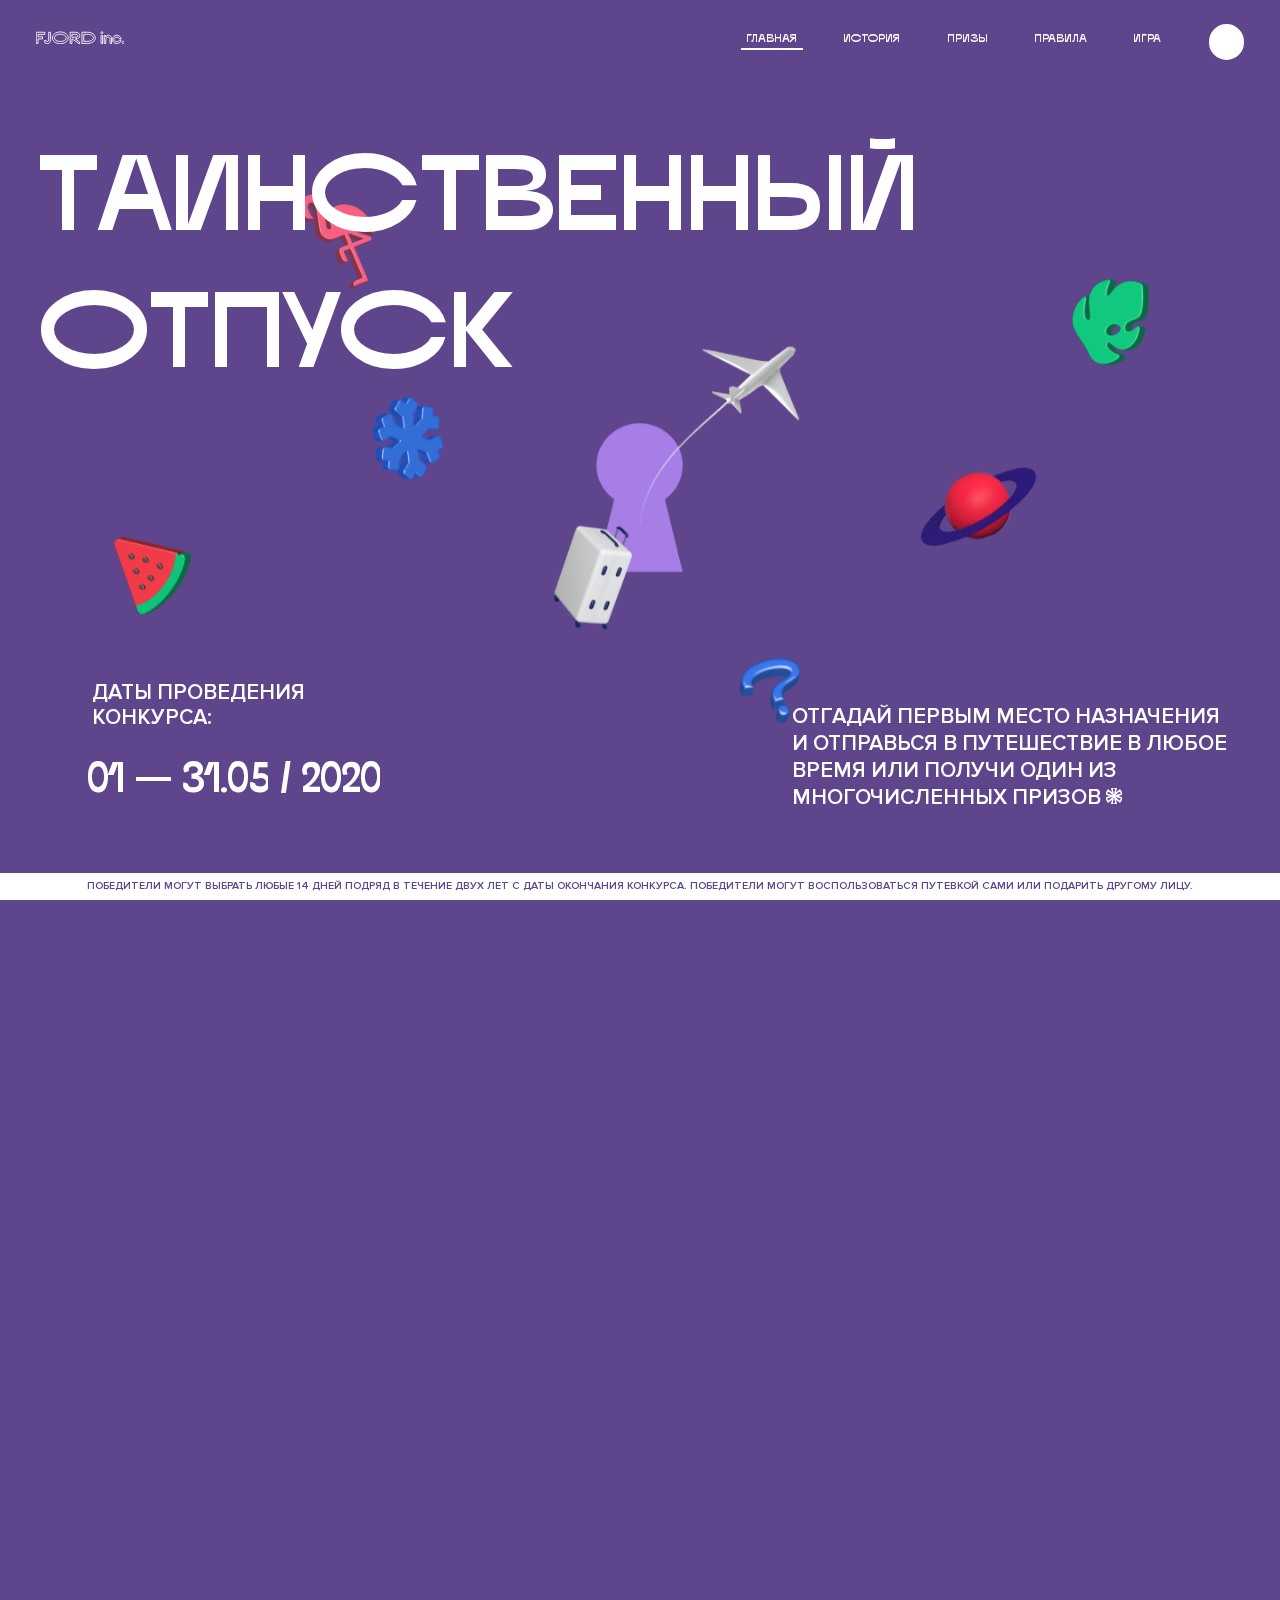
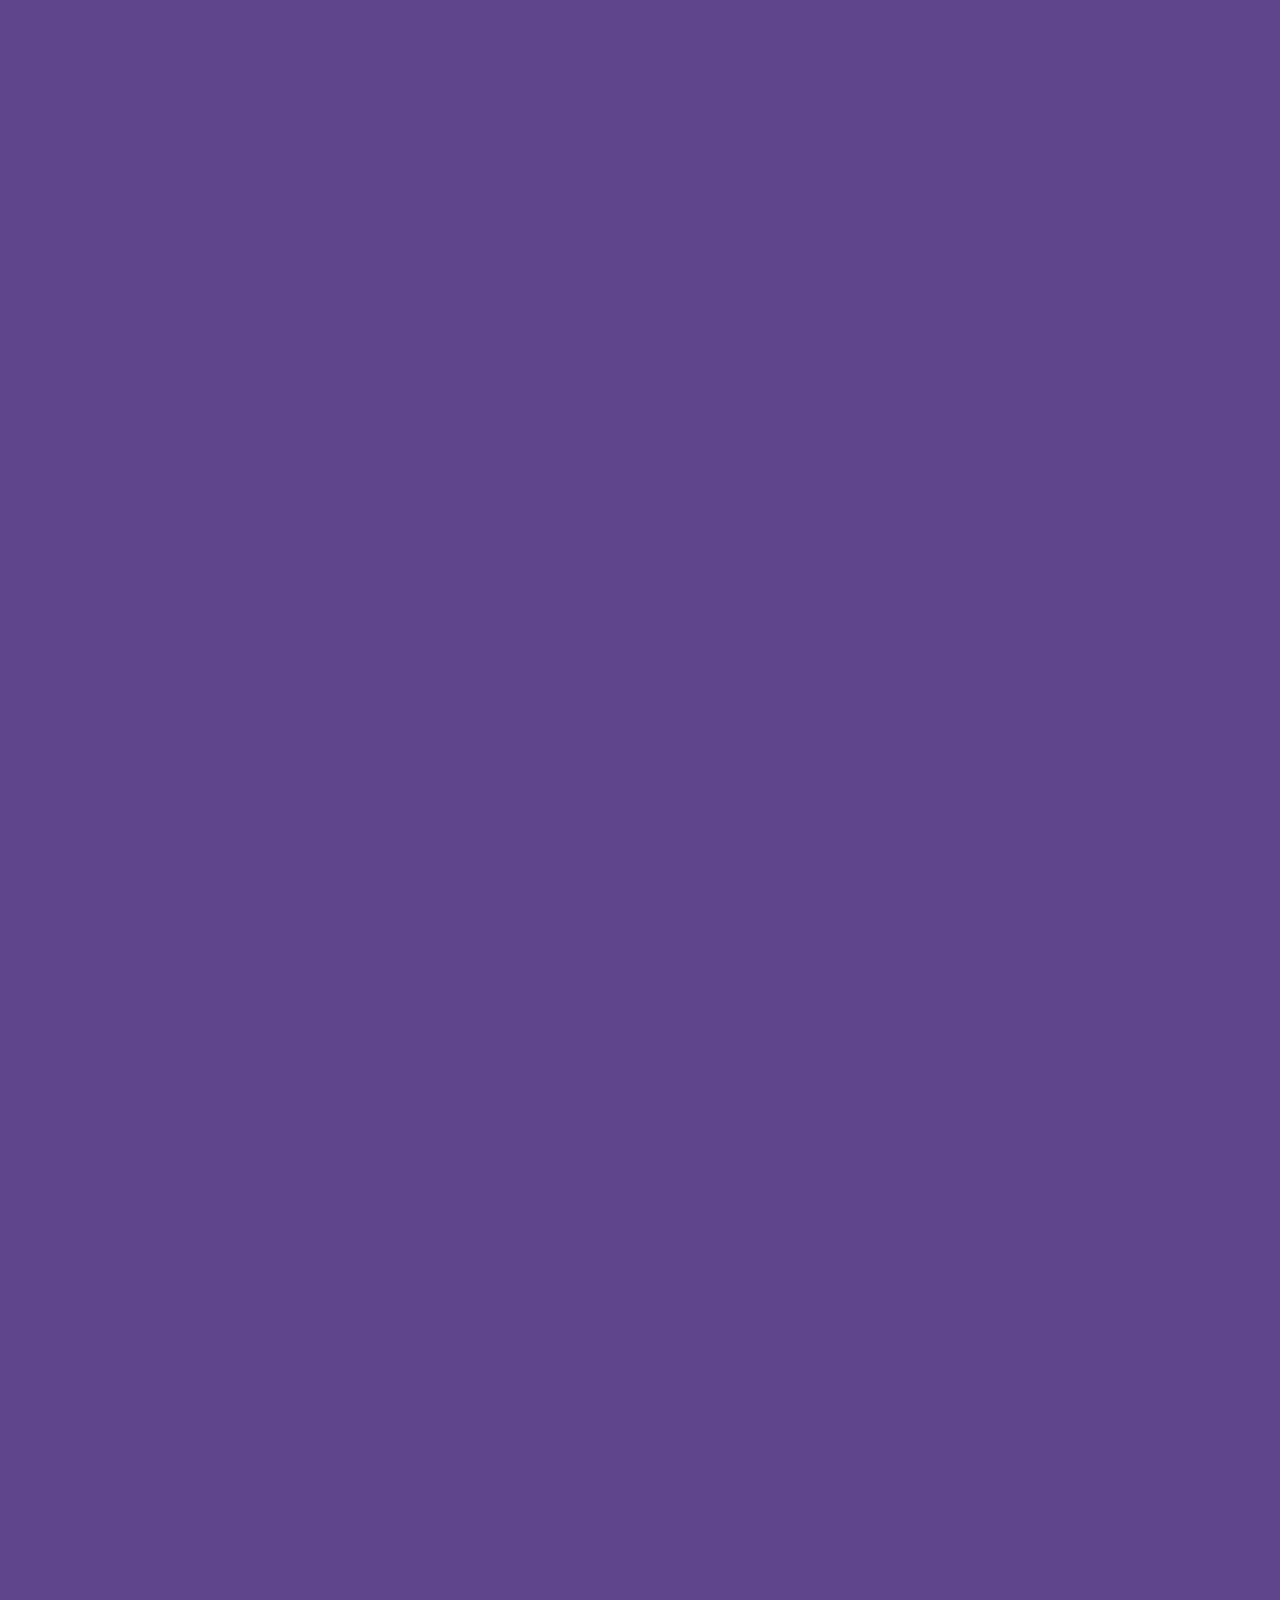
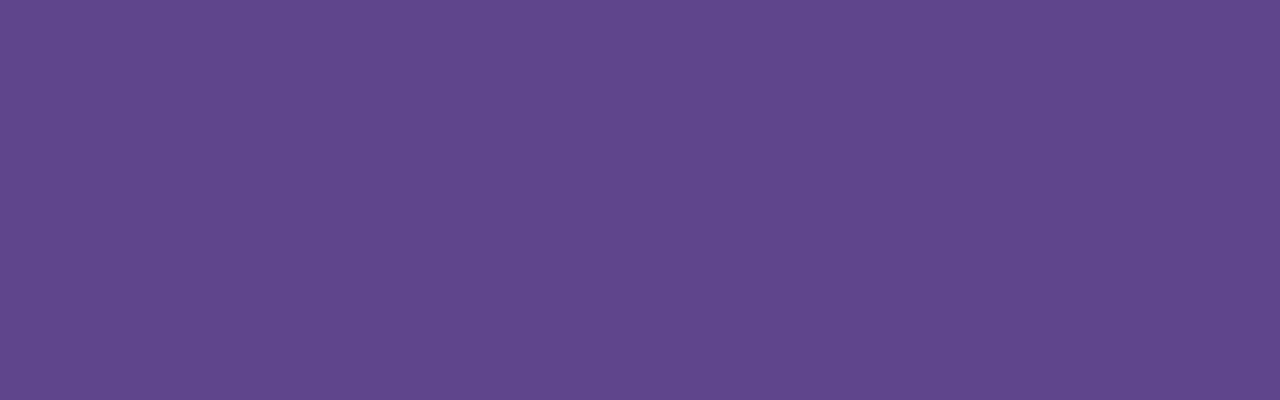
<file: 10/index.html>
<!DOCTYPE html>
<html lang="ru">
<head>
  <meta charset="UTF-8">
  <meta name="description" content="">
  <meta name="viewport" content="width=device-width, initial-scale=1.0">
  <meta http-equiv="X-UA-Compatible" content="ie=edge">
  <title>Mysterious Vacation</title>
  <link rel="stylesheet" href="css/style.min.css">
<link href="css/style.min.css" rel="stylesheet">  <base href="https://htmlacademy-animation.github.io/1225915-magic-vacation-1/10/">
</head>
<body class="theme1">

  <header class="page-header js-header">
    <div class="page-header__wrapper">
      <a href="#" class="page-header__logo" aria-label="Перейти на страницу FJORD.Inc">
        <svg width="100" height="15" viewBox="0 0 100 15" fill="none" xmlns="http://www.w3.org/2000/svg">
          <path d="M0.26 1.4V14H2.276V8.906H7.334V6.44H2.276V3.848H9.872V1.4H0.26ZM12.733 14.36C15.127 14.36 16.243 12.65 16.243 9.5V1.4H14.263V8.96C14.263 11.21 13.723 11.876 12.733 11.876C11.833 11.876 11.473 11.3 11.347 10.58L9.36702 10.94C9.63702 13.046 10.663 14.36 12.733 14.36ZM18.3918 7.7C18.3918 11.372 22.3878 14.36 27.3198 14.36C32.2518 14.36 36.2478 11.372 36.2478 7.7C36.2478 4.028 32.2518 1.04 27.3198 1.04C22.3878 1.04 18.3918 4.028 18.3918 7.7ZM20.6058 7.7C20.6058 5.378 23.6118 3.524 27.3198 3.524C30.9918 3.524 33.9798 5.378 33.9798 7.7C33.9798 10.004 30.9918 11.858 27.3198 11.858C23.6118 11.858 20.6058 10.004 20.6058 7.7ZM40.403 14V8.906H40.799L49.079 14.702V12.38L44.039 8.906H44.201C47.999 8.906 49.277 7.304 49.277 5.162C49.277 3.092 47.999 1.4 44.201 1.4H38.387V14H40.403ZM43.535 3.722C45.785 3.722 47.045 4.136 47.045 5.432C47.045 6.764 45.785 7.034 43.535 7.034H40.403V3.722H43.535ZM51.6936 1.382V14H57.8676C62.7456 14 66.7236 11.534 66.7236 7.7C66.7236 3.848 62.7456 1.382 57.8676 1.382H51.6936ZM53.7096 11.624V3.722H57.5436C61.5396 3.722 64.4916 5.018 64.4916 7.7C64.4916 10.238 61.5396 11.624 57.5436 11.624H53.7096ZM73.1832 14.018H74.9832V5H73.1832V14.018ZM72.9132 1.976C72.9132 2.57 73.3992 3.092 74.0832 3.092C74.7492 3.092 75.2352 2.57 75.2352 1.976C75.2352 1.382 74.7672 0.805999 74.0832 0.805999C73.3812 0.805999 72.9132 1.382 72.9132 1.976ZM76.7867 14H78.5687V9.104C78.7487 8.006 79.5947 6.962 81.0887 6.962C82.1147 6.962 83.2667 7.448 83.2667 9.554V14H85.0487V9.014C85.0487 6.152 83.2307 4.73 81.3587 4.73C79.9187 4.73 79.0727 5.558 78.5687 6.854V5H76.7867V14ZM90.9898 14.27C93.5098 14.27 95.3818 12.506 95.7238 10.328H94.0498C93.7258 11.3 92.6998 12.02 90.9898 12.02C88.8478 12.02 87.7678 10.922 87.7678 9.59C87.7678 8.24 88.8478 6.962 90.9898 6.962C92.7538 6.962 93.7978 7.844 94.0858 8.924H95.7418C95.4358 6.71 93.6178 4.73 90.9898 4.73C88.0918 4.73 86.1298 7.124 86.1298 9.59C86.1298 12.074 88.1278 14.27 90.9898 14.27ZM97.0693 12.938C97.0693 13.658 97.5553 14.144 98.2753 14.144C98.9953 14.144 99.4813 13.658 99.4813 12.938C99.4813 12.2 98.9953 11.714 98.2753 11.714C97.5553 11.714 97.0693 12.2 97.0693 12.938Z" fill="currentColor"></path>
        </svg>
      </a>
      <button class="page-header__toggler js-menu-toggler" type="button" aria-label="Управление мобильным меню"><span>Меню</span></button>
      <nav class="page-header__nav">
        <div class="page-header__menu js-menu" id="menu">
          <ul>
            <li>
              <a class="js-menu-link" href="#top" data-href="top">главная</a>
            </li>
            <li>
              <a class="js-menu-link" href="#story" data-href="story">история</a>
            </li>
            <li>
              <a class="js-menu-link" href="#prizes" data-href="prizes">призы</a>
            </li>
            <li>
              <a class="js-menu-link" href="#rules" data-href="rules">правила</a>
            </li>
            <li>
              <a class="js-menu-link" href="#game" data-href="game">игра</a>
            </li>
          </ul>
        </div>
        <div class="page-header__social">
          <div class="social-block js-social-block">
            <button class="social-block__toggler" aria-label="Управлять блоком с социальными кнопками">
              <svg width="26" height="22" viewBox="0 0 27 22" fill="none" xmlns="http://www.w3.org/2000/svg">
                <path d="M19.6721 7.43664C21.6273 7.43664 23.213 5.85095 23.213 3.89566C23.213 1.94037 21.6273 0.354675 19.6721 0.354675C17.7168 0.354675 16.1311 1.94037 16.1311 3.89566C16.1311 4.19968 16.1728 4.49178 16.2458 4.77345L7.21751 8.95527C6.57519 8.05214 5.52303 7.46049 4.33078 7.46049C2.37549 7.46049 0.789795 9.04618 0.789795 11.0015C0.789795 12.9568 2.37549 14.5425 4.33078 14.5425C5.52303 14.5425 6.57668 13.9508 7.21751 13.0477L16.2458 17.2295C16.1743 17.5112 16.1311 17.8033 16.1311 18.1073C16.1311 20.0626 17.7168 21.6483 19.6721 21.6483C21.6273 21.6483 23.213 20.0626 23.213 18.1073C23.213 16.152 21.6273 14.5663 19.6721 14.5663C18.4798 14.5663 17.4262 15.158 16.7853 16.0611L7.75701 11.8793C7.82854 11.5976 7.87176 11.3055 7.87176 11.0015C7.87176 10.6974 7.83003 10.4053 7.75701 10.1237L16.7853 5.94186C17.4262 6.84499 18.4783 7.43664 19.6721 7.43664Z" fill="currentColor"></path>
              </svg>
            </button>
            <ul class="social-block__list">
              <li>
                <a class="social-block__link social-block__link--fb" href="#" aria-label="Мы на Facebook">
                  <svg width="8" height="17" viewBox="0 0 8 17" fill="none" xmlns="http://www.w3.org/2000/svg">
                    <path d="M4.24646 16.9899H1.09275L1.05793 8.49828H0V5.30707H1.05793V3.81124C1.05793 1.42084 2.57654 0 5.21735 0H7.41758V3.18585H5.30841C4.28262 3.18585 4.2478 3.48582 4.2478 4.24914V5.30707H7.42964L7.16716 8.49828H4.2478V16.9899H4.24646Z" fill="currentColor"></path>
                  </svg>
                </a>
              </li>
              <li>
                <a class="social-block__link social-block__link--insta" href="#" aria-label="Мы в Instagram">
                  <svg width="15" height="15" viewBox="0 0 15 15" fill="none" xmlns="http://www.w3.org/2000/svg">
                    <path d="M11.0197 0H4.19806C2.14246 0 0.471191 1.66993 0.471191 3.72285V10.5499C0.471191 12.6082 2.14112 14.2727 4.19806 14.2727H11.0197C13.0753 14.2727 14.7466 12.6082 14.7466 10.5499V3.72285C14.7466 1.67127 13.0753 0 11.0197 0ZM11.0197 12.4849H4.19806C3.13076 12.4849 2.26432 11.6158 2.26432 10.5512V3.72419C2.26432 2.65956 3.13076 1.79715 4.19806 1.79715H11.0197C12.087 1.79715 12.9535 2.6609 12.9535 3.72419V10.5512C12.9535 11.6145 12.087 12.4849 11.0197 12.4849Z" fill="currentColor"></path>
                    <path d="M7.60887 3.11084C5.38989 3.11084 3.58203 4.9187 3.58203 7.14036C3.58203 9.35532 5.38989 11.1645 7.60887 11.1645C9.83053 11.1645 11.6357 9.35666 11.6357 7.14036C11.6357 4.9187 9.83053 3.11084 7.60887 3.11084ZM7.60887 9.36871C6.37551 9.36871 5.37784 8.37372 5.37784 7.14036C5.37784 5.90699 6.37551 4.90665 7.60887 4.90665C8.83822 4.90665 9.84259 5.90833 9.84259 7.14036C9.84392 8.37238 8.83822 9.36871 7.60887 9.36871Z" fill="currentColor"></path>
                    <path d="M11.3573 2.35962C10.8256 2.35962 10.3931 2.79752 10.3931 3.32381C10.3931 3.85546 10.8256 4.29336 11.3573 4.29336C11.8862 4.29336 12.3215 3.85546 12.3215 3.32381C12.3215 2.79752 11.8862 2.35962 11.3573 2.35962Z" fill="currentColor"></path>
                  </svg>
                </a>
              </li>
              <li>
                <a class="social-block__link social-block__link--vk" href="#" aria-label="Мы ВКонтакте">
                  <svg width="17" height="10" viewBox="0 0 17 10" fill="none" xmlns="http://www.w3.org/2000/svg">
                    <path d="M14.1234 4.9002C14.1234 4.9002 16.3623 1.72708 16.5866 0.680242C16.6595 0.312285 16.4947 0.103188 16.1069 0.103188C16.1069 0.103188 14.8193 0.103188 14.168 0.103188C13.7235 0.103188 13.5587 0.293278 13.4235 0.579768C13.4235 0.579768 12.3724 2.82553 11.0969 4.24712C10.6861 4.70333 10.4781 4.84318 10.2511 4.84318C10.0646 4.84318 9.98625 4.6911 9.98625 4.27834V0.649016C9.98625 0.147997 9.92545 0.00135496 9.5066 0.00135496H6.39628C6.15578 0.00135496 6.0085 0.134417 6.0085 0.324506C6.0085 0.801084 6.73406 0.908351 6.73406 2.20231V4.87305C6.73406 5.40529 6.70569 5.61575 6.45303 5.61575C5.78016 5.61575 4.19528 3.30618 3.30623 0.678887C3.12923 0.145282 2.93737 0 2.43475 0H0.486409C0.205373 0 0 0.190085 0 0.476576C0 0.991172 0.60666 3.40801 2.99277 6.64358C4.59927 8.8201 6.70569 10 8.60269 10C9.76196 10 10.0416 9.80312 10.0416 9.31432V7.63883C10.0416 7.22607 10.2065 7.04956 10.4429 7.04956C10.7078 7.04956 11.1847 7.13238 12.2805 8.22268C13.5843 9.47862 13.6762 10 14.3896 10H16.5676C16.7919 10 17 9.89273 17 9.52342C17 9.02919 16.3623 8.15343 15.384 7.10659C14.9801 6.56755 14.3302 5.98914 14.1248 5.72301C13.8275 5.40801 13.9154 5.23014 14.1234 4.9002Z" fill="currentColor"></path>
                  </svg>
                </a>
              </li>
            </ul>
          </div>
        </div>
      </nav>
    </div>
  </header>

  <main class="page-content">

    <section class="animation-screen"></section>

    <section class="screen screen--hidden screen--intro js-scrollspy" id="top">
      <div class="screen__wrapper">
        <div class="intro">
          <h1 class="intro__title animate-text">Таинственный отпуск</h1>
          <div class="intro__content">
            <div class="intro__info">
              <p class="intro__label">Даты проведения конкурса:</p>
              <p class="intro__date">01 — 31.05 / 2020</p>
            </div>
            <div class="intro__message">
              <p>
                Отгадай первым место назначения и&nbsp;отправься в&nbsp;путешествие в&nbsp;любое время или получи один из многочисленных призов
                <svg width="16" height="16" viewBox="0 0 10 10" fill="none" xmlns="http://www.w3.org/2000/svg">
                  <path d="M0 6.35337L3.90271 4.99012L0 3.64663L1.34615 1.32374L4.44287 4.01073L3.67364 0H6.34615L5.57692 4.01073L8.65385 1.32374L10 3.64663L6.13405 4.99012L10 6.35337L8.65385 8.65651L5.57692 5.98927L6.34615 10H3.67364L4.44287 5.96952L1.34615 8.65651L0 6.35337Z" fill="currentColor"></path>
                </svg>
              </p>
            </div>
          </div>
        </div>
      </div>
      <div class="screen__footer js-footer">
        <button class="screen__footer-enlarge js-footer-toggler" type="button" aria-label="Показать сообщение">
          <svg width="10" height="10" viewBox="0 0 10 10" fill="none" xmlns="http://www.w3.org/2000/svg">
            <path d="M0 6.35337L3.90271 4.99012L0 3.64663L1.34615 1.32374L4.44287 4.01073L3.67364 0H6.34615L5.57692 4.01073L8.65385 1.32374L10 3.64663L6.13405 4.99012L10 6.35337L8.65385 8.65651L5.57692 5.98927L6.34615 10H3.67364L4.44287 5.96952L1.34615 8.65651L0 6.35337Z" fill="currentColor"></path>
          </svg>
        </button>
        <button class="screen__footer-collapse js-footer-toggler" type="button" aria-label="Скрыть сообщение">
          <svg width="13" height="13" viewBox="0 0 13 13" fill="none" xmlns="http://www.w3.org/2000/svg">
            <line x1="12.3536" y1="0.353553" x2="0.738349" y2="11.9688" stroke="currentColor"></line>
            <line x1="0.738319" y1="0.539925" x2="12.3535" y2="12.1551" stroke="currentColor"></line>
          </svg>
        </button>
        <div class="screen__footer-wrapper">
          <div class="screen__footer-announce">
            <p class="screen__footer-label">Даты проведения конкурса:</p>
            <p class="screen__footer-date">01 — 31.05 / 2020</p>
          </div>
          <div class="screen__footer-note">
            <p>
              <svg width="10" height="10" viewBox="0 0 10 10" fill="none" xmlns="http://www.w3.org/2000/svg">
                <path d="M0 6.35337L3.90271 4.99012L0 3.64663L1.34615 1.32374L4.44287 4.01073L3.67364 0H6.34615L5.57692 4.01073L8.65385 1.32374L10 3.64663L6.13405 4.99012L10 6.35337L8.65385 8.65651L5.57692 5.98927L6.34615 10H3.67364L4.44287 5.96952L1.34615 8.65651L0 6.35337Z" fill="currentColor"></path>
              </svg>
              <span>Победители могут выбрать любые 14 дней подряд в&nbsp;течение двух лет с&nbsp;даты окончания конкурса. Победители могут воспользоваться путевкой сами или подарить другому лицу.</span>
            </p>
          </div>
        </div>
      </div>
    </section>

    <section class="screen screen--hidden screen--story js-scrollspy" id="story">

      <div class="slider swiper-container js-slider">

        <div class="swiper-wrapper">

          <div class="slider__item swiper-slide">
            <h2 class="slider__item-title animate-text">История</h2>
            <p class="slider__item-text">Джеймс Таргет был основателем компании &laquo;Fjord Inc.&raquo;. С&nbsp;1965 года &laquo;Fjord Inc.&raquo; прославилась надёжными и&nbsp;удобными чемоданами и&nbsp;аксессуарами для туристов.</p>
          </div>

          <div class="slider__item swiper-slide">
            <p class="slider__item-text">Когда Джеймсу было 7&nbsp;лет, в&nbsp;их&nbsp;доме гостил дядюшка и&nbsp;развлекал детей рассказами о&nbsp;своей поездке в&nbsp;место, показавшееся малышу Таргету невероятным. Тогда Джеймс решил, что однажды посетит его, но&nbsp;не&nbsp;будет рассказывать о&nbsp;мечте, пока не&nbsp;осуществит.</p>
          </div>

          <div class="slider__item swiper-slide">
            <p class="slider__item-text">Джеймс Таргет стал увлеченным путешественником. Он&nbsp;посетил 5&nbsp;континентов, 126&nbsp;стран.</p>
          </div>

          <div class="slider__item swiper-slide">
            <p class="slider__item-text">Он&nbsp;сплавлялся по&nbsp;Амазонке и&nbsp;погружался в&nbsp;пещеры Франции, медитировал в&nbsp;горах Тибета и&nbsp;пожимал руку вождя племени Акугауа.</p>
          </div>

          <div class="slider__item swiper-slide">
            <p class="slider__item-text">Из&nbsp;своих поездок Джеймс Таргет привозил идеи, как сделать свои чемоданы &laquo;Fjord Inc.&raquo; удобными и&nbsp;приспособленными к&nbsp;разным дорожным условиям.</p>
          </div>

          <div class="slider__item swiper-slide">
            <p class="slider__item-text">Всё это время Джеймс не&nbsp;оставлял идею поездки своей мечты. Однако, как только он&nbsp;брался за&nbsp;планирование, возникали препятствия, не&nbsp;позволяющие отправиться туда.</p>
          </div>

          <div class="slider__item swiper-slide">
            <p class="slider__item-text">В&nbsp;возрасте 67&nbsp;лет Джеймс Таргет попал под лавину и&nbsp;погиб. В&nbsp;своём завещании он&nbsp;поручил отправить в&nbsp;заветное путешествие трёх смельчаков, единых с&nbsp;ним духом.</p>
          </div>

          <div class="slider__item swiper-slide">
            <p class="slider__item-text">Тех, кто сможет узнать таинственное место, задавая вопросы специально обученному ИИ&nbsp;&laquo;Соне&raquo;, ждет фантастическое путешествие.</p>
          </div>
        </div>
        <div class="slider__controls">
          <button class="slider__control slider__control--prev js-control-prev" type="button" aria-label="Показать предыдущую историю">
            <svg width="12" height="22" viewBox="0 0 12 22" fill="none" xmlns="http://www.w3.org/2000/svg">
              <path d="M11 1L1 11L11 21" stroke="currentColor" stroke-width="2" stroke-linejoin="round"></path>
            </svg>
          </button>
          <button class="slider__control slider__control--next js-control-next" type="button" aria-label="Показать следующую историю">
            <svg width="12" height="22" viewBox="0 0 12 22" fill="none" xmlns="http://www.w3.org/2000/svg">
              <path d="M1 1L11 11L1 21" stroke="currentColor" stroke-width="2" stroke-linejoin="round"></path>
            </svg>
          </button>
        </div>
        <div class="slider__pagination swiper-pagination"></div>
      </div>
    </section>

    <section class="screen screen--hidden screen--prizes js-scrollspy" id="prizes">
      <div class="screen__wrapper">
        <div class="prizes">
          <h2 class="prizes__title animate-text">ПРизы</h2>
          <div class="prizes__lead">
            <p>Найди ответ и&nbsp;получи один из&nbsp;призов:</p>
          </div>
          <ul class="prizes__list">
            <li class="prizes__item prizes__item--journeys">
              <div class="prizes__icon">
                <picture>
                  <source srcset="img/prize1-mob.svg" media="(orientation: portrait)">
                  <img src="img/module-3/img/primary-award.svg" alt="">
                </picture>
              </div>
              <p class="prizes__desc">
                <b>3</b>
                <span>загадочных путешествия</span>
              </p>
            </li>
            <li class="prizes__item prizes__item--cases">
              <div class="prizes__icon">
                <picture>
                  <source srcset="img/prize2-mob.svg" media="(orientation: portrait)">
                  <img src="img/second-award.svg" alt="">
                </picture>
              </div>
              <p class="prizes__desc">
                <b>7</b>
                <span>надежных чемоданов</span>
              </p>
            </li>
            <li class="prizes__item prizes__item--codes">
              <div class="prizes__icon">
                <picture>
                  <source srcset="img/prize3-mob.svg" media="(orientation: portrait)">
                  <img src="img/additional-award.svg" alt="">
                </picture>
              </div>
              <p class="prizes__desc">
                <b>900</b>
                <span>
                  промокодов на&nbsp;скидку 15%
                  <svg width="10" height="10" viewBox="0 0 10 10" fill="none" xmlns="http://www.w3.org/2000/svg">
                    <path d="M0 6.35337L3.90271 4.99012L0 3.64663L1.34615 1.32374L4.44287 4.01073L3.67364 0H6.34615L5.57692 4.01073L8.65385 1.32374L10 3.64663L6.13405 4.99012L10 6.35337L8.65385 8.65651L5.57692 5.98927L6.34615 10H3.67364L4.44287 5.96952L1.34615 8.65651L0 6.35337Z" fill="currentColor"></path>
                  </svg>
                </span>
              </p>
            </li>
          </ul>
        </div>
      </div>
      <div class="screen__footer js-footer">
        <button class="screen__footer-enlarge js-footer-toggler" type="button" aria-label="Показать сообщение">
          <svg width="10" height="10" viewBox="0 0 10 10" fill="none" xmlns="http://www.w3.org/2000/svg">
            <path d="M0 6.35337L3.90271 4.99012L0 3.64663L1.34615 1.32374L4.44287 4.01073L3.67364 0H6.34615L5.57692 4.01073L8.65385 1.32374L10 3.64663L6.13405 4.99012L10 6.35337L8.65385 8.65651L5.57692 5.98927L6.34615 10H3.67364L4.44287 5.96952L1.34615 8.65651L0 6.35337Z" fill="currentColor"></path>
          </svg>
        </button>
        <button class="screen__footer-collapse js-footer-toggler" type="button" aria-label="Скрыть сообщение">
          <svg width="13" height="13" viewBox="0 0 13 13" fill="none" xmlns="http://www.w3.org/2000/svg">
            <line x1="12.3536" y1="0.353553" x2="0.738349" y2="11.9688" stroke="currentColor"></line>
            <line x1="0.738319" y1="0.539925" x2="12.3535" y2="12.1551" stroke="currentColor"></line>
          </svg>
        </button>
        <div class="screen__footer-wrapper">
          <div class="screen__footer-announce">
            <p class="screen__footer-label">Даты проведения конкурса:</p>
            <p class="screen__footer-date">01 — 31.05 / 2020</p>
          </div>
          <div class="screen__footer-note">
            <p>
              <svg width="10" height="10" viewBox="0 0 10 10" fill="none" xmlns="http://www.w3.org/2000/svg">
                <path d="M0 6.35337L3.90271 4.99012L0 3.64663L1.34615 1.32374L4.44287 4.01073L3.67364 0H6.34615L5.57692 4.01073L8.65385 1.32374L10 3.64663L6.13405 4.99012L10 6.35337L8.65385 8.65651L5.57692 5.98927L6.34615 10H3.67364L4.44287 5.96952L1.34615 8.65651L0 6.35337Z" fill="currentColor"></path>
              </svg>
              <span>Скидка&nbsp;15% на&nbsp;единоразовое приобретение путёвки с&nbsp;1&nbsp;июня 2020 по&nbsp;31&nbsp;мая 2022&nbsp;года. Суммируется с&nbsp;другими акциями</span>
            </p>
          </div>
        </div>
      </div>
    </section>

    <section class="screen screen--hidden screen--rules js-scrollspy" id="rules">
      <div class="screen__wrapper">
        <div class="rules">
          <h2 class="rules__title animate-text">Правила</h2>
          <div class="rules__lead">
            <p>Для того чтобы получить наследство Джеймса Таргета, тебе нужно выведать у&nbsp;&laquo;Сони&raquo;, куда предстоит отправиться тебе в&nbsp;случае победы</p>
          </div>
          <ol class="rules__list">
            <li class="rules__item">
              <p>Тебе отводится <br>5&nbsp;минут</p>
            </li>
            <li class="rules__item">
              <p>Задавай любые вопросы в&nbsp;текстовом поле</p>
            </li>
            <li class="rules__item">
              <p>Нажимай кнопку &laquo;Узнать&raquo;, чтобы получить ответ</p>
            </li>
            <li class="rules__item">
              <p>&laquo;Соня&raquo; может отвечать только&nbsp;Да или Нет</p>
            </li>
          </ol>
          <a href="#game" class="rules__link btn">Погнали!</a>
        </div>
      </div>
      <div class="screen__disclaimer">
        <div class="disclaimer">
          <ul>
            <li>
              <a href="#">Правовая информация</a>
            </li>
            <li>
              <a href="#">Подробные правила</a>
            </li>
          </ul>
        </div>
      </div>
    </section>

    <section class="screen screen--hidden screen--game js-scrollspy" id="game">
      <div class="screen__wrapper">
        <div class="game">
          <div class="game__header">
            <h2 class="game__title animate-text">Игра</h2>
            <div class="game__counter">
              <span>05</span>:<span>00</span>
            </div>
          </div>
          <div class="game__body">
            <div class="chat">
              <div class="chat__body js-chat">
                <ul class="chat__list" id="messages"></ul>
              </div>
              <div class="chat__footer">
                <form action="#" method="post" class="form" id="message-form">
                  <label for="message-field" class="visually-hidden">Поле для ввода вопроса</label>
                  <input type="text" class="form__field" id="message-field">
                  <button class="form__button btn">
                    Узнать
                    <svg width="18" height="19" viewBox="0 0 18 19" fill="none" xmlns="http://www.w3.org/2000/svg">
                      <path stroke="currentColor" stroke-width="2" d="M9 19V1"></path>
                      <path d="M1 9l8-8 8 8" stroke="currentColor" stroke-width="2" stroke-linejoin="round"></path>
                    </svg>
                  </button>
                </form>
              </div>
            </div>
          </div>
          <!-- временные кнопки для показа результата -->
          <div class="game__buttons">
            <button class="game__button btn js-show-result" type="button" data-target="result">Положительный результат</button>
            <button class="game__button btn js-show-result" type="button" data-target="result2">Положительный результат - 2</button>
            <button class="game__button btn js-show-result" type="button" data-target="result3">Отрицательный результат</button>
          </div>
        </div>
      </div>
    </section>

    <section class="screen screen--hidden screen--result" id="result">
      <div class="screen__wrapper">
        <div class="result result--trip">
          <div class="result__image">
            <picture>
              <source srcset="img/result1-mob.png 1x, img/result1-mob@2x.png 2x" media="(max-width: 768px) and (orientation: portrait)">
              <img src="img/result1.png" srcset="img/result1@2x.png 2x" alt="">
            </picture>
          </div>
          <h2 class="result__title">
            <span class="visually-hidden">ПОбеда!</span>
            <svg xmlns="http://www.w3.org/2000/svg" viewBox="0 0 568.85 109.24">
              <defs>
                <style>
                  path {
                    stroke: white;
                    fill: none;
                  }
                </style>
              </defs>
              <g>
                <animate attributeName="opacity" type="scale" values="0 0" keyTimes="0; 1" dur="0" fill="freeze" id="winTitleAnim" begin="indefinite"></animate>

                <path d="M16,24.44V92H2.6V8H75V92H61.52V24.44H16Z" transform="translate(-2.1 -1.5)" stroke-dasharray="0 150">
                  <animate attributeName="stroke-dasharray" from="0 150" to="150 0" dur="1s" fill="freeze" id="firstLetterWinText" begin="winTitleAnim.begin"></animate>
                </path>
                <path d="M148.76,5.6c32.88,0,59.52,19.92,59.52,44.4s-26.64,44.4-59.52,44.4S89.24,74.48,89.24,50,115.88,5.6,148.76,5.6Zm0,72.12c24.48,0,44.4-12.36,44.4-27.72s-19.92-27.84-44.4-27.84C124,22.16,104,34.52,104,50S124,77.72,148.76,77.72Z" stroke-dasharray="0 187">
                  <animate attributeName="stroke-dasharray" from="0 187" to="187 0" dur="1s" fill="freeze" begin="winTitleAnim.begin"></animate>
                </path>
                <path d="M287.36,8V24.44H236v14.4h25.32c25.44,0,34,11.16,34,26.52,0,15.6-8.52,26.64-34,26.64H222.56V8h64.8ZM256.88,76.52c15.12,0,23.52-2,23.52-11.52S272,54.44,256.88,54.44H236V76.52h20.88Z" transform="translate(-2.1 -1.5)" stroke-dasharray="0 173">
                  <animate attributeName="stroke-dasharray" from="0 173" to="173 0" dur="1s" fill="freeze" begin="winTitleAnim.begin"></animate>
                </path>
                <path d="M371.47,8V24.44H320.84V41.6h33.6V58h-33.6V75.56h50.64V92H307.4V8h64.08Z" transform="translate(-2.1 -1.5)" stroke-dasharray="0 155">
                  <animate attributeName="stroke-dasharray" from="0 155" to="155 0" dur="1s" fill="freeze" begin="winTitleAnim.begin"></animate>
                </path>
                <path d="M382.39,110.24V75.56h7.44c4.56-4.68,7.8-18.36,8.76-56L399,8h48.6V75.56h10v34.68H442.87V92H397v18.24H382.39Zm51.72-34.68V24.44H411.55v3.12c-0.48,22.44-3.24,37.68-7.2,48h29.76Z" transform="translate(-2.1 -1.5)" stroke-dasharray="0 180">
                  <animate attributeName="stroke-dasharray" from="0 180" to="180 0" dur="1s" fill="freeze" begin="winTitleAnim.begin"></animate>
                </path>
                <path d="M463.75,92l28-84h27.12l28.08,84H533.47l-7.8-23.52h-37.8L480.07,92H463.75Zm56.64-40L507,11.84,493.51,52h26.88Z" transform="translate(-2.1 -1.5)" stroke-dasharray="0 145">
                  <animate attributeName="stroke-dasharray" from="0 145" to="145 0" dur="1s" fill="freeze" begin="winTitleAnim.begin"></animate>
                </path>
                <path d="M554.12,70.4L555.55,2H569l1.44,68.4H554.12Zm8.28,6.36c4.8,0,8,3.24,8,8.16a8,8,0,1,1-16.08,0C554.35,80,557.59,76.76,562.39,76.76Z" transform="translate(-2.1 -1.5)" stroke-dasharray="0 109">
                  <animate attributeName="stroke-dasharray" from="0 109" to="109 0" dur="1s" fill="freeze" begin="winTitleAnim.begin"></animate>
                </path>
              </g>
            </svg>
          </h2>
          <div class="result__text">
            <p>ты&nbsp;отправляешься в&nbsp;Арктику!</p>
          </div>
          <div class="result__form">
            <form action="#" method="post" class="form form--result">
              <label for="email-field" class="form__label">зарегистрируй результат</label>
              <input type="email" class="form__field" id="email-field" placeholder="e-mail для регистации результата и получения приза" required="">
              <button class="form__button btn">
                отправить
                <svg width="18" height="19" viewBox="0 0 18 19" fill="none" xmlns="http://www.w3.org/2000/svg">
                  <path stroke="currentColor" stroke-width="2" d="M9 19V1"></path>
                  <path d="M1 9l8-8 8 8" stroke="currentColor" stroke-width="2" stroke-linejoin="round"></path>
                </svg>
              </button>
            </form>
          </div>
        </div>
      </div>
    </section>

    <section class="screen screen--hidden screen--result" id="result2">
      <div class="screen__wrapper">
        <div class="result result--prize">
          <div class="result__image">
            <img class="leaf1" src="img/module-2/win-suitcase/leaf%20blue%201.png" alt="">
            <img class="leaf2" src="img/module-2/win-suitcase/leaf%20blue%202.png" alt="">
            <img class="leaf_green" src="img/module-2/win-suitcase/leaf%20green.png" alt="">
            <img class="suitcase" src="img/module-2/win-suitcase/suitcase.png" alt="">
            <div class="flamingo"><img src="img/module-2/win-suitcase/flamingo.png" alt=""></div>
          </div>
          <h2 class="result__title">
            <span class="visually-hidden">ПОбеда!</span>
            <svg xmlns="http://www.w3.org/2000/svg" viewBox="0 0 568.85 109.24">
              <defs>
                <style>
                  path {
                    stroke: white;
                    fill: none;
                  }
                </style>
              </defs>
              <g>
                <animate attributeName="opacity" type="scale" values="0 0" keyTimes="0; 1" dur="0" fill="freeze" id="winTitleAnim" begin="indefinite"></animate>

                <path d="M16,24.44V92H2.6V8H75V92H61.52V24.44H16Z" transform="translate(-2.1 -1.5)" stroke-dasharray="0 150">
                  <animate attributeName="stroke-dasharray" from="0 150" to="150 0" dur="1s" fill="freeze" id="firstLetterWinText" begin="winTitleAnim.begin"></animate>
                </path>
                <path d="M148.76,5.6c32.88,0,59.52,19.92,59.52,44.4s-26.64,44.4-59.52,44.4S89.24,74.48,89.24,50,115.88,5.6,148.76,5.6Zm0,72.12c24.48,0,44.4-12.36,44.4-27.72s-19.92-27.84-44.4-27.84C124,22.16,104,34.52,104,50S124,77.72,148.76,77.72Z" stroke-dasharray="0 187">
                  <animate attributeName="stroke-dasharray" from="0 187" to="187 0" dur="1s" fill="freeze" begin="winTitleAnim.begin"></animate>
                </path>
                <path d="M287.36,8V24.44H236v14.4h25.32c25.44,0,34,11.16,34,26.52,0,15.6-8.52,26.64-34,26.64H222.56V8h64.8ZM256.88,76.52c15.12,0,23.52-2,23.52-11.52S272,54.44,256.88,54.44H236V76.52h20.88Z" transform="translate(-2.1 -1.5)" stroke-dasharray="0 173">
                  <animate attributeName="stroke-dasharray" from="0 173" to="173 0" dur="1s" fill="freeze" begin="winTitleAnim.begin"></animate>
                </path>
                <path d="M371.47,8V24.44H320.84V41.6h33.6V58h-33.6V75.56h50.64V92H307.4V8h64.08Z" transform="translate(-2.1 -1.5)" stroke-dasharray="0 155">
                  <animate attributeName="stroke-dasharray" from="0 155" to="155 0" dur="1s" fill="freeze" begin="winTitleAnim.begin"></animate>
                </path>
                <path d="M382.39,110.24V75.56h7.44c4.56-4.68,7.8-18.36,8.76-56L399,8h48.6V75.56h10v34.68H442.87V92H397v18.24H382.39Zm51.72-34.68V24.44H411.55v3.12c-0.48,22.44-3.24,37.68-7.2,48h29.76Z" transform="translate(-2.1 -1.5)" stroke-dasharray="0 180">
                  <animate attributeName="stroke-dasharray" from="0 180" to="180 0" dur="1s" fill="freeze" begin="winTitleAnim.begin"></animate>
                </path>
                <path d="M463.75,92l28-84h27.12l28.08,84H533.47l-7.8-23.52h-37.8L480.07,92H463.75Zm56.64-40L507,11.84,493.51,52h26.88Z" transform="translate(-2.1 -1.5)" stroke-dasharray="0 145">
                  <animate attributeName="stroke-dasharray" from="0 145" to="145 0" dur="1s" fill="freeze" begin="winTitleAnim.begin"></animate>
                </path>
                <path d="M554.12,70.4L555.55,2H569l1.44,68.4H554.12Zm8.28,6.36c4.8,0,8,3.24,8,8.16a8,8,0,1,1-16.08,0C554.35,80,557.59,76.76,562.39,76.76Z" transform="translate(-2.1 -1.5)" stroke-dasharray="0 109">
                  <animate attributeName="stroke-dasharray" from="0 109" to="109 0" dur="1s" fill="freeze" begin="winTitleAnim.begin"></animate>
                </path>
              </g>
            </svg>
          </h2>
          <div class="result__text">
            <p>чемодан &laquo;Fjord&nbsp;Inc.&raquo;&nbsp;твой</p>
          </div>
          <div class="result__form">
            <form action="#" method="post" class="form form--result">
              <label for="email-field2" class="form__label">зарегистрируй результат</label>
              <input type="email" class="form__field" id="email-field2" placeholder="e-mail для регистации результата и получения приза" required="">
              <button class="form__button btn">
                <span>отправить</span>
                <svg width="18" height="19" viewBox="0 0 18 19" fill="none" xmlns="http://www.w3.org/2000/svg">
                  <path stroke="currentColor" stroke-width="2" d="M9 19V1"></path>
                  <path d="M1 9l8-8 8 8" stroke="currentColor" stroke-width="2" stroke-linejoin="round"></path>
                </svg>
              </button>
            </form>
          </div>
        </div>
      </div>
    </section>

    <section class="screen screen--hidden screen--result" id="result3">
      <div class="screen__wrapper">
        <div class="result result--negative">
          <div class="result__image">
            <picture>
              <source srcset="img/result3-mob.png 1x, img/result3-mob@2x.png 2x" media="(max-width: 768px) and (orientation: portrait)">
              <img src="img/result3.png" srcset="img/result3@2x.png 2x" alt="">
            </picture>
          </div>
          <h2 class="result__title">
            <span class="visually-hidden">Не угадал!</span>
            <svg xmlns="http://www.w3.org/2000/svg" viewBox="0 0 660.77 109.24" style="color: white;">
              <g>
                <animate attributeName="opacity" type="scale" values="0 0" keyTimes="0; 1" dur="0" fill="freeze" id="looseTitleAnim" begin="indefinite"></animate>
              </g>
              <path d="M2.66,92V8H16.1V42.2H53.3V8H66.74V92H53.3V58.64H16.1V92H2.66Z" transform="translate(-2.16 -1.5)" fill="none" stroke="currentColor" stroke-dasharray="0 144">
                <animate attributeName="stroke-dasharray" from="0 144" to="144 0" dur="1s" fill="freeze" begin="looseTitleAnim.begin"></animate>
                <animateTransform attributeName="transform" type="translate" values="0 -99; 0 0; 0 -5; 0 0; 0 0;" keyTimes="0; 0.42; 0.53; 0.63; 1" keySplines="0.88 0 1 1; 0.33 0 0.67 1; 0.33 0 0.67 1; 0.33 0 0.67 1" additive="sum" dur="1.2s" fill="freeze" begin="looseTitleAnim.begin"></animateTransform>
              </path>
              <path d="M147.62,8V24.44H97V41.6h33.6V58H97V75.56h50.64V92H83.54V8h64.08Z" transform="translate(-2.16 -1.5)" fill="none" stroke="currentColor" stroke-dasharray="0 155">
                <animate attributeName="stroke-dasharray" from="0 155" to="155 0" dur="1s" fill="freeze" begin="looseTitleAnim.begin"></animate>
                <animateTransform attributeName="transform" type="translate" values="0 -99; 0 -99; 0 0; 0 -5; 0 0;" keyTimes="0; 0.05; 0.68; 0.84; 1" keySplines="0.33 0 0.67 1; 0.88 0 1 1; 0.33 0 0.67 1; 0.33 0 0.67 1" additive="sum" dur="0.8s" fill="freeze" begin="looseTitleAnim.begin"></animateTransform>
              </path>
              <path d="M199.22,8l20.52,42.36L235.34,8h16.44l-31,84H204.38l9.48-25.92L185.78,8h13.44Z" transform="translate(-2.16 -1.5)" fill="none" stroke="currentColor" stroke-dasharray="0 106">
                <animate attributeName="stroke-dasharray" from="0 106" to="106 0" dur="1s" fill="freeze" begin="looseTitleAnim.begin"></animate>
                <animateTransform attributeName="transform" type="translate" values="0 -99; 0 -99; 0 0; 0 -5; 0 0;" keyTimes="0; 0.1; 0.7; 0.85; 1" keySplines="0.33 0 0.67 1; 0.88 0 1 1; 0.33 0 0.67 1; 0.33 0 0.67 1" additive="sum" dur="0.8s" fill="freeze" begin="looseTitleAnim.begin"></animateTransform>
              </path>
              <path d="M273.74,24.44V92H260.3V8h50.16V24.44H273.74Z" transform="translate(-2.16 -1.5)" fill="none" stroke="currentColor" stroke-dasharray="0 89">
                <animate attributeName="stroke-dasharray" from="0 89" to="89 0" dur="1s" fill="freeze" begin="looseTitleAnim.begin"></animate>
                <animateTransform attributeName="transform" type="translate" values="0 -99; 0 -99; 0 0; 0 -5; 0 0;" keyTimes="0; 0.12; 0.71; 0.85; 1" keySplines="0.33 0 0.67 1; 0.88 0 1 1; 0.33 0 0.67 1; 0.33 0 0.67 1" additive="sum" dur="0.8s" fill="freeze" begin="looseTitleAnim.begin"></animateTransform>
              </path>
              <path d="M307.1,92l28-84h27.12l28.08,84H376.82L369,68.48h-37.8L323.42,92H307.1Zm56.64-40L350.3,11.84,336.86,52h26.88Z" transform="translate(-2.16 -1.5)" fill="none" stroke="currentColor" stroke-dasharray="0 144">
                <animate attributeName="stroke-dasharray" from="0 144" to="144 0" dur="1s" fill="freeze" begin="looseTitleAnim.begin"></animate>
                <animateTransform attributeName="transform" type="translate" values="0 -99; 0 -99; 0 0; 0 -5; 0 0;" keyTimes="0; 0.14; 0.71; 0.86; 1" keySplines="0.33 0 0.67 1; 0.88 0 1 1; 0.33 0 0.67 1; 0.33 0 0.67 1" additive="sum" dur="0.9s" fill="freeze" begin="looseTitleAnim.begin"></animateTransform>
              </path>
              <path d="M396.38,110.24V75.56h7.44c4.56-4.68,7.8-18.36,8.76-56L412.94,8h48.6V75.56h10v34.68H456.86V92H411v18.24H396.38ZM448.1,75.56V24.44H425.54v3.12c-0.48,22.44-3.24,37.68-7.2,48H448.1Z" transform="translate(-2.16 -1.5)" fill="none" stroke="currentColor" stroke-dasharray="0 180">
                <animate attributeName="stroke-dasharray" from="0 180" to="180 0" dur="1s" fill="freeze" begin="looseTitleAnim.begin"></animate>
                <animateTransform attributeName="transform" type="translate" values="0 -99; 0 -99; 0 0; 0 -5; 0 0;" keyTimes="0; 0.16; 0.72; 0.86; 1" keySplines="0.33 0 0.67 1; 0.88 0 1 1; 0.33 0 0.67 1; 0.33 0 0.67 1" additive="sum" dur="0.9s" fill="freeze" begin="looseTitleAnim.begin"></animateTransform>
              </path>
              <path d="M477.74,92l28-84h27.12L560.9,92H547.46l-7.8-23.52h-37.8L494.06,92H477.74Zm56.64-40-13.44-40.2L507.5,52h26.88Z" transform="translate(-2.16 -1.5)" fill="none" stroke="currentColor" stroke-dasharray="0 144">
                <animate attributeName="stroke-dasharray" from="0 144" to="144 0" dur="1s" fill="freeze" begin="looseTitleAnim.begin"></animate>
                <animateTransform attributeName="transform" type="translate" values="0 -99; 0 -99; 0 0; 0 -5; 0 0;" keyTimes="0; 0.22; 0.74; 0.87; 1" keySplines="0.33 0 0.67 1; 0.88 0 1 1; 0.33 0 0.67 1; 0.33 0 0.67 1" additive="sum" dur="0.9s" fill="freeze" begin="looseTitleAnim.begin"></animateTransform>
              </path>
              <path d="M568.7,76.88a13.77,13.77,0,0,0,5,1c6.6,0,10.44-6.24,12-58.32L586.22,8h46.2V92H619V24.44H598.82l-0.12,3.12C597.14,81,589,94.4,573.74,94.4a28.55,28.55,0,0,1-6.72-.84Z" transform="translate(-2.16 -1.5)" fill="none" stroke="currentColor" stroke-dasharray="0 138">
                <animate attributeName="stroke-dasharray" from="0 138" to="138 0" dur="1s" fill="freeze" begin="looseTitleAnim.begin"></animate>
                <animateTransform attributeName="transform" type="translate" values="0 -99; 0 -99; 0 0; 0 -5; 0 0;" keyTimes="0; 0.28; 0.76; 0.88; 1" keySplines="0.33 0 0.67 1; 0.88 0 1 1; 0.33 0 0.67 1; 0.33 0 0.67 1" additive="sum" dur="1s" fill="freeze" begin="looseTitleAnim.begin"></animateTransform>
              </path>
              <path d="M646.1,70.4L647.54,2H661l1.44,68.4H646.1Zm8.28,6.36c4.8,0,8,3.24,8,8.16a8,8,0,0,1-16.08,0C646.34,80,649.58,76.76,654.38,76.76Z" transform="translate(-2.16 -1.5)" fill="none" stroke="currentColor" stroke-dasharray="0 72">
                <animate attributeName="stroke-dasharray" from="0 72" to="72 0" dur="1s" fill="freeze" begin="looseTitleAnim.begin"></animate>
                <animateTransform attributeName="transform" type="translate" values="0 -99; 0 -99; 0 0; 0 -5; 0 0;" keyTimes="0; 0.33; 0.78; 0.89; 1" keySplines="0.33 0 0.67 1; 0.88 0 1 1; 0.33 0 0.67 1; 0.33 0 0.67 1" additive="sum" dur="1.1s" fill="freeze" begin="looseTitleAnim.begin"></animateTransform>
              </path>
            </svg>
          </h2>
          <button class="result__button js-play" type="button">
            не сдавайся!
            <span>
              <svg width="27" height="22" viewBox="0 0 27 22" fill="none" xmlns="http://www.w3.org/2000/svg">
                <path d="M10.6899 1.47998C5.42992 1.47998 1.16992 5.73998 1.16992 11C1.16992 16.26 5.42992 20.52 10.6899 20.52C15.9499 20.52 20.2099 16.26 20.2099 11V7.13998" stroke="currentColor" stroke-width="2" stroke-miterlimit="10"></path>
                <path d="M15.1099 12.5099L20.1499 7.13989L25.3099 12.6299" stroke="currentColor" stroke-width="2" stroke-miterlimit="10" stroke-linejoin="round"></path>
              </svg>
            </span>
          </button>
        </div>
      </div>
    </section>

    <section class="prizes-transition-bg"></section>
  </main>

<script src="js/script.js"></script></body>
</html>
</file>
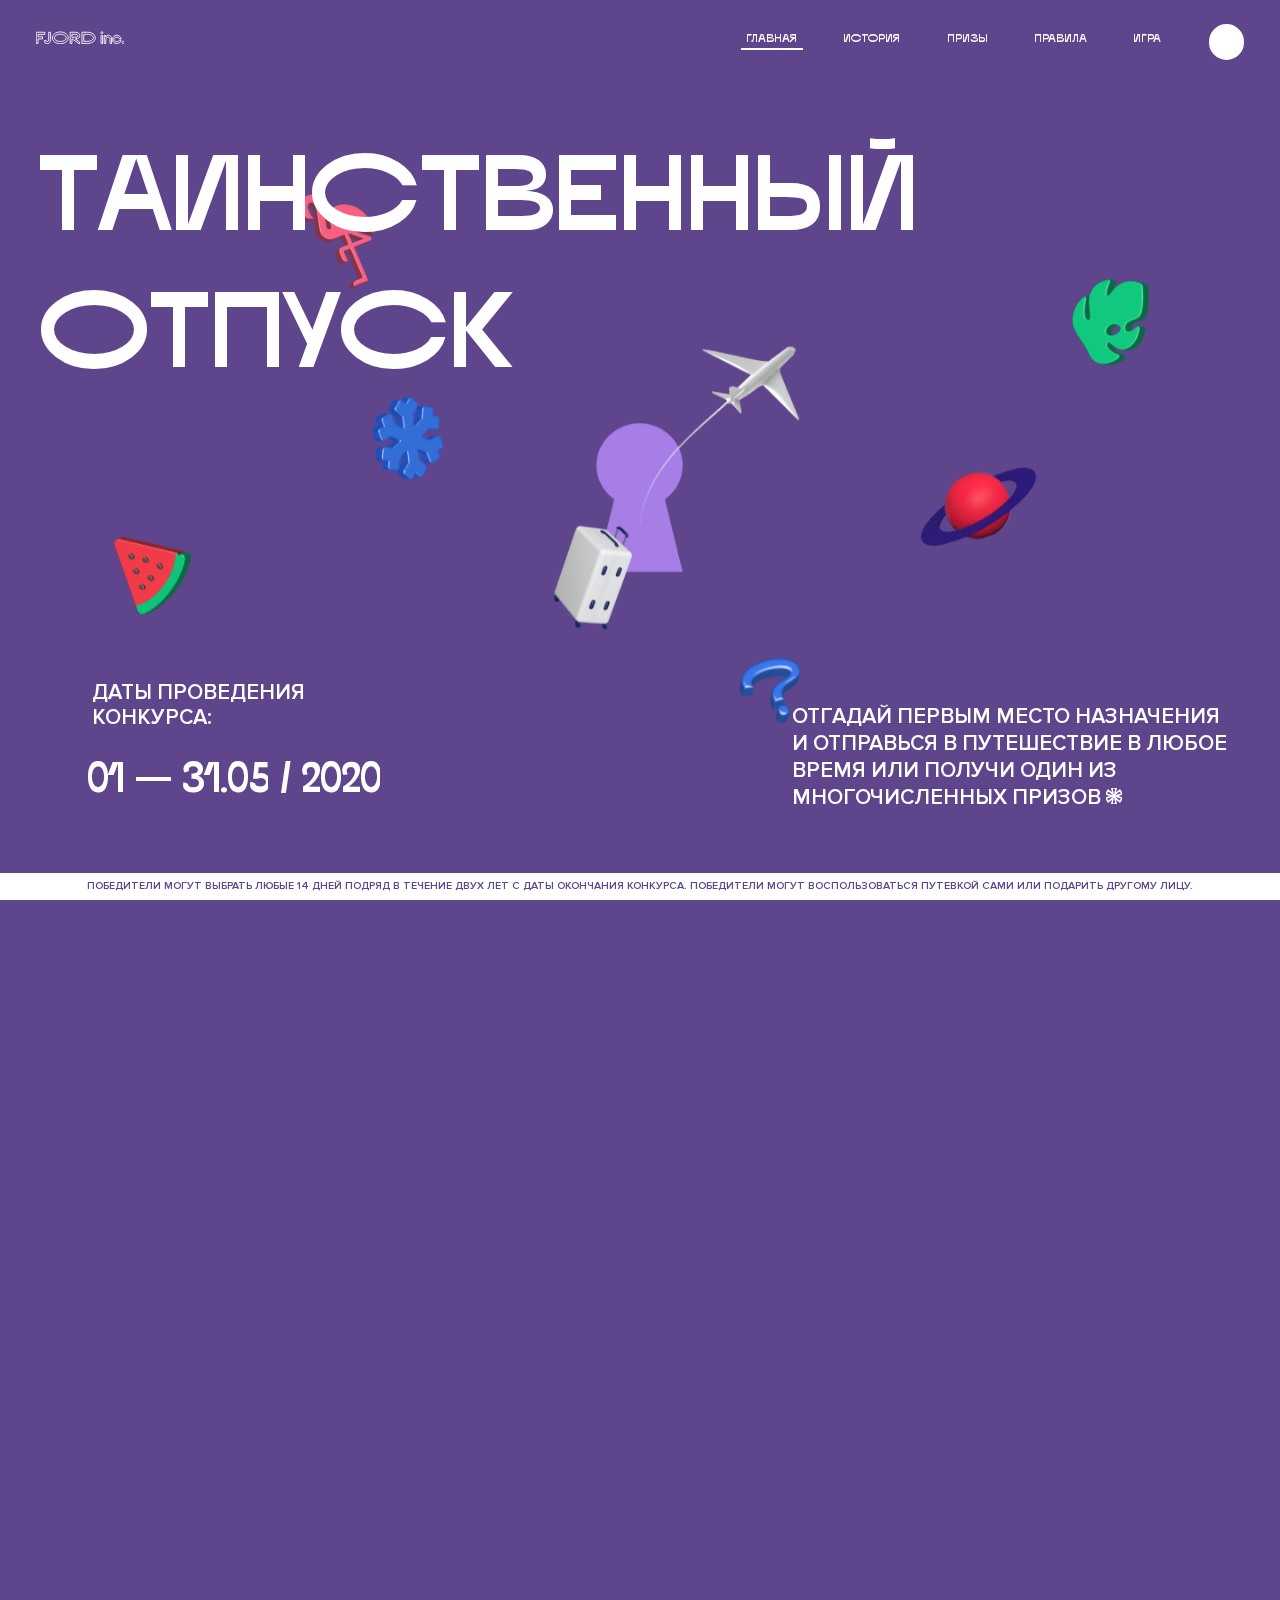
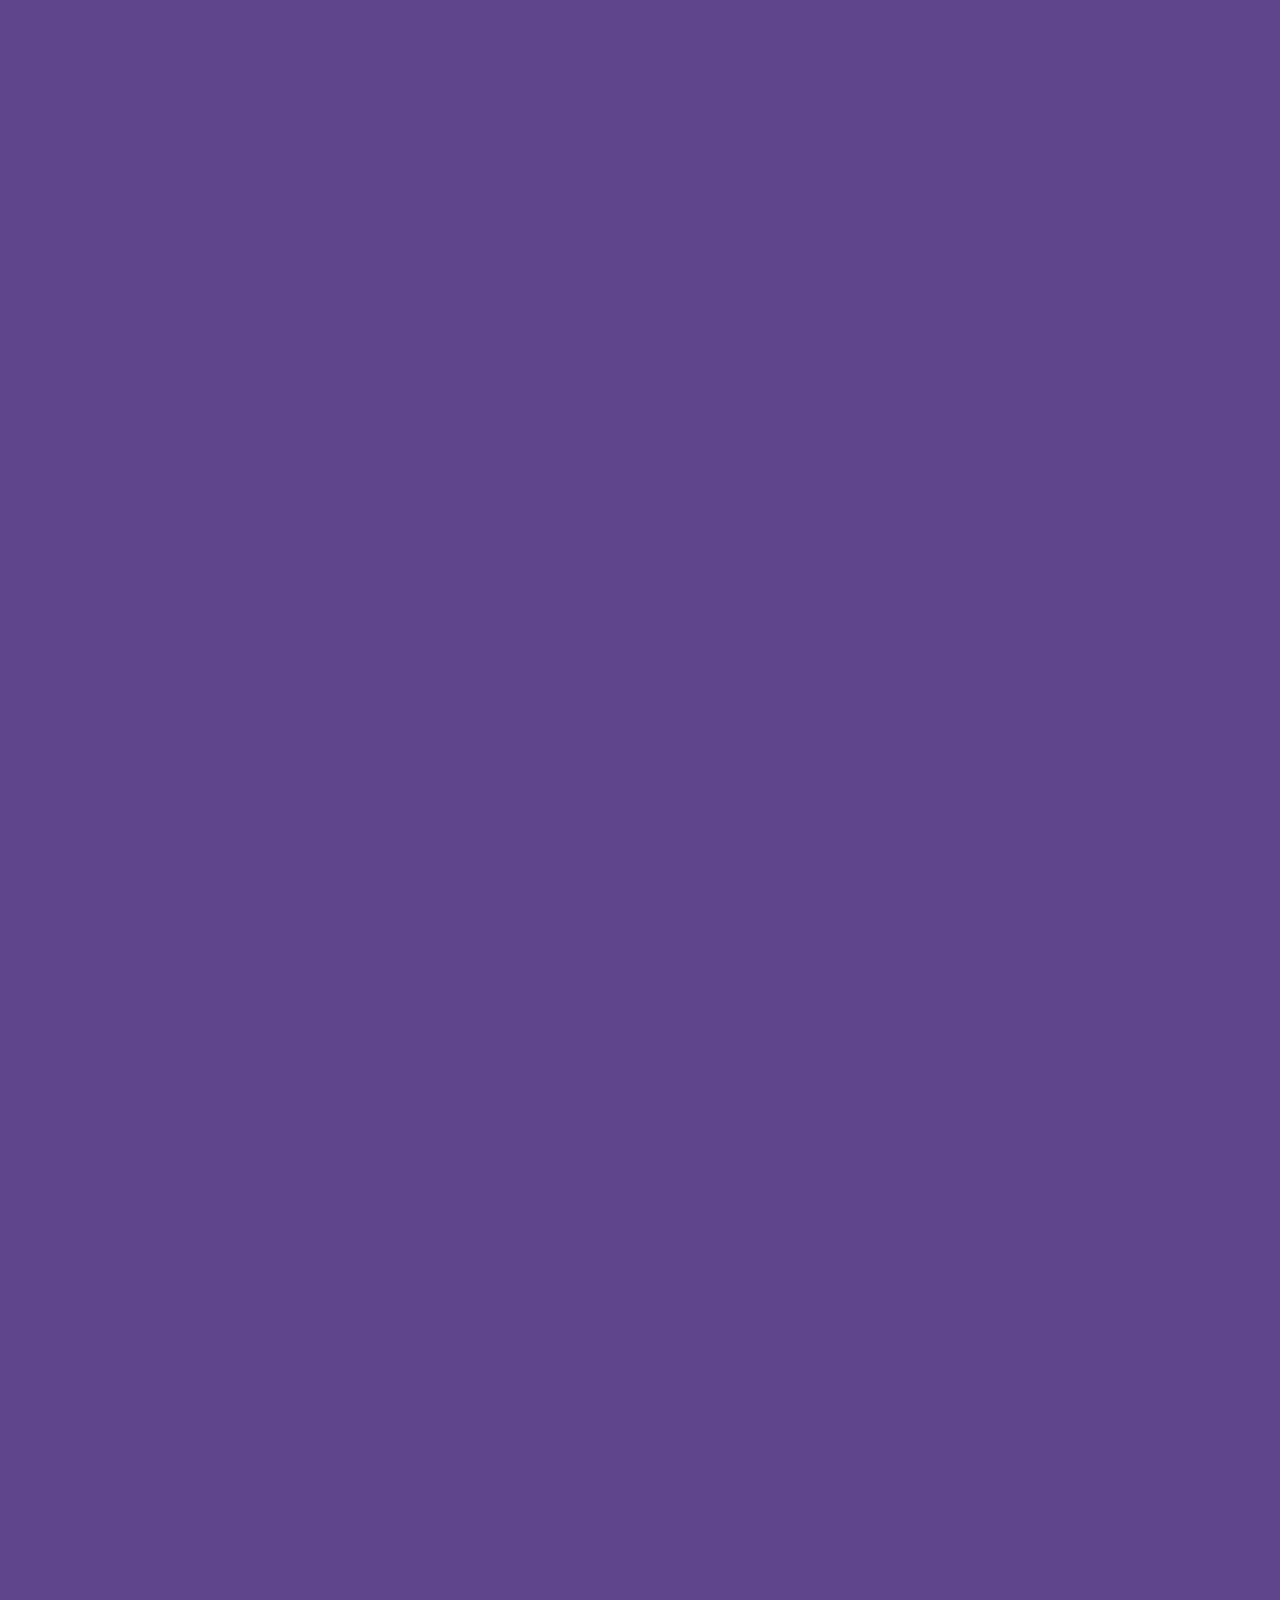
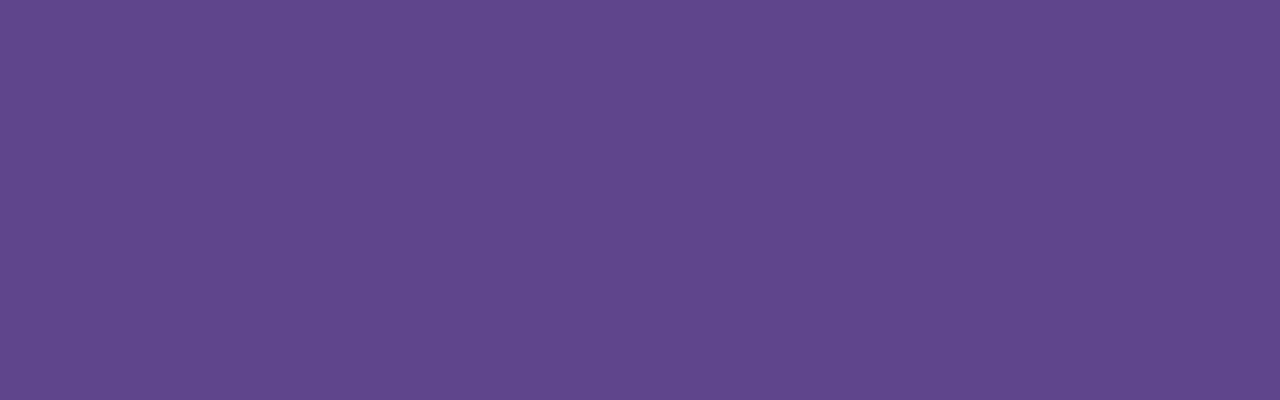
<file: 11/index.html>
<!DOCTYPE html>
<html lang="ru">
<head>
  <meta charset="UTF-8">
  <meta name="description" content="">
  <meta name="viewport" content="width=device-width, initial-scale=1.0">
  <meta http-equiv="X-UA-Compatible" content="ie=edge">
  <title>Mysterious Vacation</title>
  <link rel="stylesheet" href="css/style.min.css">
<link href="css/style.min.css" rel="stylesheet">  <base href="https://htmlacademy-animation.github.io/1225915-magic-vacation-1/11/">
</head>
<body class="theme1">

  <header class="page-header js-header">
    <div class="page-header__wrapper">
      <a href="#" class="page-header__logo" aria-label="Перейти на страницу FJORD.Inc">
        <svg width="100" height="15" viewBox="0 0 100 15" fill="none" xmlns="http://www.w3.org/2000/svg">
          <path d="M0.26 1.4V14H2.276V8.906H7.334V6.44H2.276V3.848H9.872V1.4H0.26ZM12.733 14.36C15.127 14.36 16.243 12.65 16.243 9.5V1.4H14.263V8.96C14.263 11.21 13.723 11.876 12.733 11.876C11.833 11.876 11.473 11.3 11.347 10.58L9.36702 10.94C9.63702 13.046 10.663 14.36 12.733 14.36ZM18.3918 7.7C18.3918 11.372 22.3878 14.36 27.3198 14.36C32.2518 14.36 36.2478 11.372 36.2478 7.7C36.2478 4.028 32.2518 1.04 27.3198 1.04C22.3878 1.04 18.3918 4.028 18.3918 7.7ZM20.6058 7.7C20.6058 5.378 23.6118 3.524 27.3198 3.524C30.9918 3.524 33.9798 5.378 33.9798 7.7C33.9798 10.004 30.9918 11.858 27.3198 11.858C23.6118 11.858 20.6058 10.004 20.6058 7.7ZM40.403 14V8.906H40.799L49.079 14.702V12.38L44.039 8.906H44.201C47.999 8.906 49.277 7.304 49.277 5.162C49.277 3.092 47.999 1.4 44.201 1.4H38.387V14H40.403ZM43.535 3.722C45.785 3.722 47.045 4.136 47.045 5.432C47.045 6.764 45.785 7.034 43.535 7.034H40.403V3.722H43.535ZM51.6936 1.382V14H57.8676C62.7456 14 66.7236 11.534 66.7236 7.7C66.7236 3.848 62.7456 1.382 57.8676 1.382H51.6936ZM53.7096 11.624V3.722H57.5436C61.5396 3.722 64.4916 5.018 64.4916 7.7C64.4916 10.238 61.5396 11.624 57.5436 11.624H53.7096ZM73.1832 14.018H74.9832V5H73.1832V14.018ZM72.9132 1.976C72.9132 2.57 73.3992 3.092 74.0832 3.092C74.7492 3.092 75.2352 2.57 75.2352 1.976C75.2352 1.382 74.7672 0.805999 74.0832 0.805999C73.3812 0.805999 72.9132 1.382 72.9132 1.976ZM76.7867 14H78.5687V9.104C78.7487 8.006 79.5947 6.962 81.0887 6.962C82.1147 6.962 83.2667 7.448 83.2667 9.554V14H85.0487V9.014C85.0487 6.152 83.2307 4.73 81.3587 4.73C79.9187 4.73 79.0727 5.558 78.5687 6.854V5H76.7867V14ZM90.9898 14.27C93.5098 14.27 95.3818 12.506 95.7238 10.328H94.0498C93.7258 11.3 92.6998 12.02 90.9898 12.02C88.8478 12.02 87.7678 10.922 87.7678 9.59C87.7678 8.24 88.8478 6.962 90.9898 6.962C92.7538 6.962 93.7978 7.844 94.0858 8.924H95.7418C95.4358 6.71 93.6178 4.73 90.9898 4.73C88.0918 4.73 86.1298 7.124 86.1298 9.59C86.1298 12.074 88.1278 14.27 90.9898 14.27ZM97.0693 12.938C97.0693 13.658 97.5553 14.144 98.2753 14.144C98.9953 14.144 99.4813 13.658 99.4813 12.938C99.4813 12.2 98.9953 11.714 98.2753 11.714C97.5553 11.714 97.0693 12.2 97.0693 12.938Z" fill="currentColor"></path>
        </svg>
      </a>
      <button class="page-header__toggler js-menu-toggler" type="button" aria-label="Управление мобильным меню"><span>Меню</span></button>
      <nav class="page-header__nav">
        <div class="page-header__menu js-menu" id="menu">
          <ul>
            <li>
              <a class="js-menu-link" href="#top" data-href="top">главная</a>
            </li>
            <li>
              <a class="js-menu-link" href="#story" data-href="story">история</a>
            </li>
            <li>
              <a class="js-menu-link" href="#prizes" data-href="prizes">призы</a>
            </li>
            <li>
              <a class="js-menu-link" href="#rules" data-href="rules">правила</a>
            </li>
            <li>
              <a class="js-menu-link" href="#game" data-href="game">игра</a>
            </li>
          </ul>
        </div>
        <div class="page-header__social">
          <div class="social-block js-social-block">
            <button class="social-block__toggler" aria-label="Управлять блоком с социальными кнопками">
              <svg width="26" height="22" viewBox="0 0 27 22" fill="none" xmlns="http://www.w3.org/2000/svg">
                <path d="M19.6721 7.43664C21.6273 7.43664 23.213 5.85095 23.213 3.89566C23.213 1.94037 21.6273 0.354675 19.6721 0.354675C17.7168 0.354675 16.1311 1.94037 16.1311 3.89566C16.1311 4.19968 16.1728 4.49178 16.2458 4.77345L7.21751 8.95527C6.57519 8.05214 5.52303 7.46049 4.33078 7.46049C2.37549 7.46049 0.789795 9.04618 0.789795 11.0015C0.789795 12.9568 2.37549 14.5425 4.33078 14.5425C5.52303 14.5425 6.57668 13.9508 7.21751 13.0477L16.2458 17.2295C16.1743 17.5112 16.1311 17.8033 16.1311 18.1073C16.1311 20.0626 17.7168 21.6483 19.6721 21.6483C21.6273 21.6483 23.213 20.0626 23.213 18.1073C23.213 16.152 21.6273 14.5663 19.6721 14.5663C18.4798 14.5663 17.4262 15.158 16.7853 16.0611L7.75701 11.8793C7.82854 11.5976 7.87176 11.3055 7.87176 11.0015C7.87176 10.6974 7.83003 10.4053 7.75701 10.1237L16.7853 5.94186C17.4262 6.84499 18.4783 7.43664 19.6721 7.43664Z" fill="currentColor"></path>
              </svg>
            </button>
            <ul class="social-block__list">
              <li>
                <a class="social-block__link social-block__link--fb" href="#" aria-label="Мы на Facebook">
                  <svg width="8" height="17" viewBox="0 0 8 17" fill="none" xmlns="http://www.w3.org/2000/svg">
                    <path d="M4.24646 16.9899H1.09275L1.05793 8.49828H0V5.30707H1.05793V3.81124C1.05793 1.42084 2.57654 0 5.21735 0H7.41758V3.18585H5.30841C4.28262 3.18585 4.2478 3.48582 4.2478 4.24914V5.30707H7.42964L7.16716 8.49828H4.2478V16.9899H4.24646Z" fill="currentColor"></path>
                  </svg>
                </a>
              </li>
              <li>
                <a class="social-block__link social-block__link--insta" href="#" aria-label="Мы в Instagram">
                  <svg width="15" height="15" viewBox="0 0 15 15" fill="none" xmlns="http://www.w3.org/2000/svg">
                    <path d="M11.0197 0H4.19806C2.14246 0 0.471191 1.66993 0.471191 3.72285V10.5499C0.471191 12.6082 2.14112 14.2727 4.19806 14.2727H11.0197C13.0753 14.2727 14.7466 12.6082 14.7466 10.5499V3.72285C14.7466 1.67127 13.0753 0 11.0197 0ZM11.0197 12.4849H4.19806C3.13076 12.4849 2.26432 11.6158 2.26432 10.5512V3.72419C2.26432 2.65956 3.13076 1.79715 4.19806 1.79715H11.0197C12.087 1.79715 12.9535 2.6609 12.9535 3.72419V10.5512C12.9535 11.6145 12.087 12.4849 11.0197 12.4849Z" fill="currentColor"></path>
                    <path d="M7.60887 3.11084C5.38989 3.11084 3.58203 4.9187 3.58203 7.14036C3.58203 9.35532 5.38989 11.1645 7.60887 11.1645C9.83053 11.1645 11.6357 9.35666 11.6357 7.14036C11.6357 4.9187 9.83053 3.11084 7.60887 3.11084ZM7.60887 9.36871C6.37551 9.36871 5.37784 8.37372 5.37784 7.14036C5.37784 5.90699 6.37551 4.90665 7.60887 4.90665C8.83822 4.90665 9.84259 5.90833 9.84259 7.14036C9.84392 8.37238 8.83822 9.36871 7.60887 9.36871Z" fill="currentColor"></path>
                    <path d="M11.3573 2.35962C10.8256 2.35962 10.3931 2.79752 10.3931 3.32381C10.3931 3.85546 10.8256 4.29336 11.3573 4.29336C11.8862 4.29336 12.3215 3.85546 12.3215 3.32381C12.3215 2.79752 11.8862 2.35962 11.3573 2.35962Z" fill="currentColor"></path>
                  </svg>
                </a>
              </li>
              <li>
                <a class="social-block__link social-block__link--vk" href="#" aria-label="Мы ВКонтакте">
                  <svg width="17" height="10" viewBox="0 0 17 10" fill="none" xmlns="http://www.w3.org/2000/svg">
                    <path d="M14.1234 4.9002C14.1234 4.9002 16.3623 1.72708 16.5866 0.680242C16.6595 0.312285 16.4947 0.103188 16.1069 0.103188C16.1069 0.103188 14.8193 0.103188 14.168 0.103188C13.7235 0.103188 13.5587 0.293278 13.4235 0.579768C13.4235 0.579768 12.3724 2.82553 11.0969 4.24712C10.6861 4.70333 10.4781 4.84318 10.2511 4.84318C10.0646 4.84318 9.98625 4.6911 9.98625 4.27834V0.649016C9.98625 0.147997 9.92545 0.00135496 9.5066 0.00135496H6.39628C6.15578 0.00135496 6.0085 0.134417 6.0085 0.324506C6.0085 0.801084 6.73406 0.908351 6.73406 2.20231V4.87305C6.73406 5.40529 6.70569 5.61575 6.45303 5.61575C5.78016 5.61575 4.19528 3.30618 3.30623 0.678887C3.12923 0.145282 2.93737 0 2.43475 0H0.486409C0.205373 0 0 0.190085 0 0.476576C0 0.991172 0.60666 3.40801 2.99277 6.64358C4.59927 8.8201 6.70569 10 8.60269 10C9.76196 10 10.0416 9.80312 10.0416 9.31432V7.63883C10.0416 7.22607 10.2065 7.04956 10.4429 7.04956C10.7078 7.04956 11.1847 7.13238 12.2805 8.22268C13.5843 9.47862 13.6762 10 14.3896 10H16.5676C16.7919 10 17 9.89273 17 9.52342C17 9.02919 16.3623 8.15343 15.384 7.10659C14.9801 6.56755 14.3302 5.98914 14.1248 5.72301C13.8275 5.40801 13.9154 5.23014 14.1234 4.9002Z" fill="currentColor"></path>
                  </svg>
                </a>
              </li>
            </ul>
          </div>
        </div>
      </nav>
    </div>
  </header>

  <main class="page-content">

    <section class="animation-screen"></section>

    <section class="screen screen--hidden screen--intro js-scrollspy" id="top">
      <div class="screen__wrapper">
        <div class="intro">
          <h1 class="intro__title animate-text">Таинственный отпуск</h1>
          <div class="intro__content">
            <div class="intro__info">
              <p class="intro__label">Даты проведения конкурса:</p>
              <p class="intro__date">01 — 31.05 / 2020</p>
            </div>
            <div class="intro__message">
              <p>
                Отгадай первым место назначения и&nbsp;отправься в&nbsp;путешествие в&nbsp;любое время или получи один из многочисленных призов
                <svg width="16" height="16" viewBox="0 0 10 10" fill="none" xmlns="http://www.w3.org/2000/svg">
                  <path d="M0 6.35337L3.90271 4.99012L0 3.64663L1.34615 1.32374L4.44287 4.01073L3.67364 0H6.34615L5.57692 4.01073L8.65385 1.32374L10 3.64663L6.13405 4.99012L10 6.35337L8.65385 8.65651L5.57692 5.98927L6.34615 10H3.67364L4.44287 5.96952L1.34615 8.65651L0 6.35337Z" fill="currentColor"></path>
                </svg>
              </p>
            </div>
          </div>
        </div>
      </div>
      <div class="screen__footer js-footer">
        <button class="screen__footer-enlarge js-footer-toggler" type="button" aria-label="Показать сообщение">
          <svg width="10" height="10" viewBox="0 0 10 10" fill="none" xmlns="http://www.w3.org/2000/svg">
            <path d="M0 6.35337L3.90271 4.99012L0 3.64663L1.34615 1.32374L4.44287 4.01073L3.67364 0H6.34615L5.57692 4.01073L8.65385 1.32374L10 3.64663L6.13405 4.99012L10 6.35337L8.65385 8.65651L5.57692 5.98927L6.34615 10H3.67364L4.44287 5.96952L1.34615 8.65651L0 6.35337Z" fill="currentColor"></path>
          </svg>
        </button>
        <button class="screen__footer-collapse js-footer-toggler" type="button" aria-label="Скрыть сообщение">
          <svg width="13" height="13" viewBox="0 0 13 13" fill="none" xmlns="http://www.w3.org/2000/svg">
            <line x1="12.3536" y1="0.353553" x2="0.738349" y2="11.9688" stroke="currentColor"></line>
            <line x1="0.738319" y1="0.539925" x2="12.3535" y2="12.1551" stroke="currentColor"></line>
          </svg>
        </button>
        <div class="screen__footer-wrapper">
          <div class="screen__footer-announce">
            <p class="screen__footer-label">Даты проведения конкурса:</p>
            <p class="screen__footer-date">01 — 31.05 / 2020</p>
          </div>
          <div class="screen__footer-note">
            <p>
              <svg width="10" height="10" viewBox="0 0 10 10" fill="none" xmlns="http://www.w3.org/2000/svg">
                <path d="M0 6.35337L3.90271 4.99012L0 3.64663L1.34615 1.32374L4.44287 4.01073L3.67364 0H6.34615L5.57692 4.01073L8.65385 1.32374L10 3.64663L6.13405 4.99012L10 6.35337L8.65385 8.65651L5.57692 5.98927L6.34615 10H3.67364L4.44287 5.96952L1.34615 8.65651L0 6.35337Z" fill="currentColor"></path>
              </svg>
              <span>Победители могут выбрать любые 14 дней подряд в&nbsp;течение двух лет с&nbsp;даты окончания конкурса. Победители могут воспользоваться путевкой сами или подарить другому лицу.</span>
            </p>
          </div>
        </div>
      </div>
    </section>

    <section class="screen screen--hidden screen--story js-scrollspy" id="story">

      <div class="slider swiper-container js-slider">

        <div class="swiper-wrapper">

          <div class="slider__item swiper-slide">
            <h2 class="slider__item-title animate-text">История</h2>
            <p class="slider__item-text">Джеймс Таргет был основателем компании &laquo;Fjord Inc.&raquo;. С&nbsp;1965 года &laquo;Fjord Inc.&raquo; прославилась надёжными и&nbsp;удобными чемоданами и&nbsp;аксессуарами для туристов.</p>
          </div>

          <div class="slider__item swiper-slide">
            <p class="slider__item-text">Когда Джеймсу было 7&nbsp;лет, в&nbsp;их&nbsp;доме гостил дядюшка и&nbsp;развлекал детей рассказами о&nbsp;своей поездке в&nbsp;место, показавшееся малышу Таргету невероятным. Тогда Джеймс решил, что однажды посетит его, но&nbsp;не&nbsp;будет рассказывать о&nbsp;мечте, пока не&nbsp;осуществит.</p>
          </div>

          <div class="slider__item swiper-slide">
            <p class="slider__item-text">Джеймс Таргет стал увлеченным путешественником. Он&nbsp;посетил 5&nbsp;континентов, 126&nbsp;стран.</p>
          </div>

          <div class="slider__item swiper-slide">
            <p class="slider__item-text">Он&nbsp;сплавлялся по&nbsp;Амазонке и&nbsp;погружался в&nbsp;пещеры Франции, медитировал в&nbsp;горах Тибета и&nbsp;пожимал руку вождя племени Акугауа.</p>
          </div>

          <div class="slider__item swiper-slide">
            <p class="slider__item-text">Из&nbsp;своих поездок Джеймс Таргет привозил идеи, как сделать свои чемоданы &laquo;Fjord Inc.&raquo; удобными и&nbsp;приспособленными к&nbsp;разным дорожным условиям.</p>
          </div>

          <div class="slider__item swiper-slide">
            <p class="slider__item-text">Всё это время Джеймс не&nbsp;оставлял идею поездки своей мечты. Однако, как только он&nbsp;брался за&nbsp;планирование, возникали препятствия, не&nbsp;позволяющие отправиться туда.</p>
          </div>

          <div class="slider__item swiper-slide">
            <p class="slider__item-text">В&nbsp;возрасте 67&nbsp;лет Джеймс Таргет попал под лавину и&nbsp;погиб. В&nbsp;своём завещании он&nbsp;поручил отправить в&nbsp;заветное путешествие трёх смельчаков, единых с&nbsp;ним духом.</p>
          </div>

          <div class="slider__item swiper-slide">
            <p class="slider__item-text">Тех, кто сможет узнать таинственное место, задавая вопросы специально обученному ИИ&nbsp;&laquo;Соне&raquo;, ждет фантастическое путешествие.</p>
          </div>
        </div>
        <div class="slider__controls">
          <button class="slider__control slider__control--prev js-control-prev" type="button" aria-label="Показать предыдущую историю">
            <svg width="12" height="22" viewBox="0 0 12 22" fill="none" xmlns="http://www.w3.org/2000/svg">
              <path d="M11 1L1 11L11 21" stroke="currentColor" stroke-width="2" stroke-linejoin="round"></path>
            </svg>
          </button>
          <button class="slider__control slider__control--next js-control-next" type="button" aria-label="Показать следующую историю">
            <svg width="12" height="22" viewBox="0 0 12 22" fill="none" xmlns="http://www.w3.org/2000/svg">
              <path d="M1 1L11 11L1 21" stroke="currentColor" stroke-width="2" stroke-linejoin="round"></path>
            </svg>
          </button>
        </div>
        <div class="slider__pagination swiper-pagination"></div>
      </div>
    </section>

    <section class="screen screen--hidden screen--prizes js-scrollspy" id="prizes">
      <div class="screen__wrapper">
        <div class="prizes">
          <h2 class="prizes__title animate-text">ПРизы</h2>
          <div class="prizes__lead">
            <p>Найди ответ и&nbsp;получи один из&nbsp;призов:</p>
          </div>
          <ul class="prizes__list">
            <li class="prizes__item prizes__item--journeys">
              <div class="prizes__icon">
                <picture>
                  <source srcset="img/prize1-mob.svg" media="(orientation: portrait)">
                  <img src="img/module-3/img/primary-award.svg" alt="">
                </picture>
              </div>
              <p class="prizes__desc">
                <b>3</b>
                <span>загадочных путешествия</span>
              </p>
            </li>
            <li class="prizes__item prizes__item--cases">
              <div class="prizes__icon">
                <picture>
                  <source srcset="img/prize2-mob.svg" media="(orientation: portrait)">
                  <img src="img/second-award.svg" alt="">
                </picture>
              </div>
              <p class="prizes__desc">
                <b>7</b>
                <span>надежных чемоданов</span>
              </p>
            </li>
            <li class="prizes__item prizes__item--codes">
              <div class="prizes__icon">
                <picture>
                  <source srcset="img/prize3-mob.svg" media="(orientation: portrait)">
                  <img src="img/additional-award.svg" alt="">
                </picture>
              </div>
              <p class="prizes__desc">
                <b>900</b>
                <span>
                  промокодов на&nbsp;скидку 15%
                  <svg width="10" height="10" viewBox="0 0 10 10" fill="none" xmlns="http://www.w3.org/2000/svg">
                    <path d="M0 6.35337L3.90271 4.99012L0 3.64663L1.34615 1.32374L4.44287 4.01073L3.67364 0H6.34615L5.57692 4.01073L8.65385 1.32374L10 3.64663L6.13405 4.99012L10 6.35337L8.65385 8.65651L5.57692 5.98927L6.34615 10H3.67364L4.44287 5.96952L1.34615 8.65651L0 6.35337Z" fill="currentColor"></path>
                  </svg>
                </span>
              </p>
            </li>
          </ul>
        </div>
      </div>
      <div class="screen__footer js-footer">
        <button class="screen__footer-enlarge js-footer-toggler" type="button" aria-label="Показать сообщение">
          <svg width="10" height="10" viewBox="0 0 10 10" fill="none" xmlns="http://www.w3.org/2000/svg">
            <path d="M0 6.35337L3.90271 4.99012L0 3.64663L1.34615 1.32374L4.44287 4.01073L3.67364 0H6.34615L5.57692 4.01073L8.65385 1.32374L10 3.64663L6.13405 4.99012L10 6.35337L8.65385 8.65651L5.57692 5.98927L6.34615 10H3.67364L4.44287 5.96952L1.34615 8.65651L0 6.35337Z" fill="currentColor"></path>
          </svg>
        </button>
        <button class="screen__footer-collapse js-footer-toggler" type="button" aria-label="Скрыть сообщение">
          <svg width="13" height="13" viewBox="0 0 13 13" fill="none" xmlns="http://www.w3.org/2000/svg">
            <line x1="12.3536" y1="0.353553" x2="0.738349" y2="11.9688" stroke="currentColor"></line>
            <line x1="0.738319" y1="0.539925" x2="12.3535" y2="12.1551" stroke="currentColor"></line>
          </svg>
        </button>
        <div class="screen__footer-wrapper">
          <div class="screen__footer-announce">
            <p class="screen__footer-label">Даты проведения конкурса:</p>
            <p class="screen__footer-date">01 — 31.05 / 2020</p>
          </div>
          <div class="screen__footer-note">
            <p>
              <svg width="10" height="10" viewBox="0 0 10 10" fill="none" xmlns="http://www.w3.org/2000/svg">
                <path d="M0 6.35337L3.90271 4.99012L0 3.64663L1.34615 1.32374L4.44287 4.01073L3.67364 0H6.34615L5.57692 4.01073L8.65385 1.32374L10 3.64663L6.13405 4.99012L10 6.35337L8.65385 8.65651L5.57692 5.98927L6.34615 10H3.67364L4.44287 5.96952L1.34615 8.65651L0 6.35337Z" fill="currentColor"></path>
              </svg>
              <span>Скидка&nbsp;15% на&nbsp;единоразовое приобретение путёвки с&nbsp;1&nbsp;июня 2020 по&nbsp;31&nbsp;мая 2022&nbsp;года. Суммируется с&nbsp;другими акциями</span>
            </p>
          </div>
        </div>
      </div>
    </section>

    <section class="screen screen--hidden screen--rules js-scrollspy" id="rules">
      <div class="screen__wrapper">
        <div class="rules">
          <h2 class="rules__title animate-text">Правила</h2>
          <div class="rules__lead">
            <p>Для того чтобы получить наследство Джеймса Таргета, тебе нужно выведать у&nbsp;&laquo;Сони&raquo;, куда предстоит отправиться тебе в&nbsp;случае победы</p>
          </div>
          <ol class="rules__list">
            <li class="rules__item">
              <p>Тебе отводится <br>5&nbsp;минут</p>
            </li>
            <li class="rules__item">
              <p>Задавай любые вопросы в&nbsp;текстовом поле</p>
            </li>
            <li class="rules__item">
              <p>Нажимай кнопку &laquo;Узнать&raquo;, чтобы получить ответ</p>
            </li>
            <li class="rules__item">
              <p>&laquo;Соня&raquo; может отвечать только&nbsp;Да или Нет</p>
            </li>
          </ol>
          <a href="#game" class="rules__link btn">Погнали!</a>
        </div>
      </div>
      <div class="screen__disclaimer">
        <div class="disclaimer">
          <ul>
            <li>
              <a href="#">Правовая информация</a>
            </li>
            <li>
              <a href="#">Подробные правила</a>
            </li>
          </ul>
        </div>
      </div>
    </section>

    <section class="screen screen--hidden screen--game js-scrollspy" id="game">
      <div class="screen__wrapper">
        <div class="game">
          <div class="game__header">
            <h2 class="game__title animate-text">Игра</h2>
            <div class="game__counter">
              <span class="js-game-minutes">05</span>:<span class="js-game-sec">00</span>
            </div>
          </div>
          <div class="game__body">
            <div class="chat">
              <div class="chat__body js-chat">
                <ul class="chat__list" id="messages"></ul>
              </div>
              <div class="chat__footer">
                <form action="#" method="post" class="form" id="message-form">
                  <label for="message-field" class="visually-hidden">Поле для ввода вопроса</label>
                  <input type="text" class="form__field" id="message-field">
                  <button class="form__button btn">
                    Узнать
                    <svg width="18" height="19" viewBox="0 0 18 19" fill="none" xmlns="http://www.w3.org/2000/svg">
                      <path stroke="currentColor" stroke-width="2" d="M9 19V1"></path>
                      <path d="M1 9l8-8 8 8" stroke="currentColor" stroke-width="2" stroke-linejoin="round"></path>
                    </svg>
                  </button>
                </form>
              </div>
            </div>
          </div>
          <!-- временные кнопки для показа результата -->
          <div class="game__buttons">
            <button class="game__button btn js-show-result" type="button" data-target="result">Положительный результат</button>
            <button class="game__button btn js-show-result" type="button" data-target="result2">Положительный результат - 2</button>
            <button class="game__button btn js-show-result" type="button" data-target="result3">Отрицательный результат</button>
          </div>
        </div>
      </div>
    </section>

    <section class="screen screen--hidden screen--result" id="result">
      <div class="screen__wrapper">
        <div class="result result--trip">
          <div class="result__image">
            <picture>
              <source srcset="img/result1-mob.png 1x, img/result1-mob@2x.png 2x" media="(max-width: 768px) and (orientation: portrait)">
              <img src="img/result1.png" srcset="img/result1@2x.png 2x" alt="">
            </picture>
          </div>
          <h2 class="result__title">
            <span class="visually-hidden">ПОбеда!</span>
            <svg xmlns="http://www.w3.org/2000/svg" viewBox="0 0 568.85 109.24">
              <defs>
                <style>
                  path {
                    stroke: white;
                    fill: none;
                  }
                </style>
              </defs>
              <g>
                <animate attributeName="opacity" type="scale" values="0 0" keyTimes="0; 1" dur="0" fill="freeze" id="winTitleAnim" begin="indefinite"></animate>

                <path d="M16,24.44V92H2.6V8H75V92H61.52V24.44H16Z" transform="translate(-2.1 -1.5)" stroke-dasharray="0 150">
                  <animate attributeName="stroke-dasharray" from="0 150" to="150 0" dur="1s" fill="freeze" id="firstLetterWinText" begin="winTitleAnim.begin"></animate>
                </path>
                <path d="M148.76,5.6c32.88,0,59.52,19.92,59.52,44.4s-26.64,44.4-59.52,44.4S89.24,74.48,89.24,50,115.88,5.6,148.76,5.6Zm0,72.12c24.48,0,44.4-12.36,44.4-27.72s-19.92-27.84-44.4-27.84C124,22.16,104,34.52,104,50S124,77.72,148.76,77.72Z" stroke-dasharray="0 187">
                  <animate attributeName="stroke-dasharray" from="0 187" to="187 0" dur="1s" fill="freeze" begin="winTitleAnim.begin"></animate>
                </path>
                <path d="M287.36,8V24.44H236v14.4h25.32c25.44,0,34,11.16,34,26.52,0,15.6-8.52,26.64-34,26.64H222.56V8h64.8ZM256.88,76.52c15.12,0,23.52-2,23.52-11.52S272,54.44,256.88,54.44H236V76.52h20.88Z" transform="translate(-2.1 -1.5)" stroke-dasharray="0 173">
                  <animate attributeName="stroke-dasharray" from="0 173" to="173 0" dur="1s" fill="freeze" begin="winTitleAnim.begin"></animate>
                </path>
                <path d="M371.47,8V24.44H320.84V41.6h33.6V58h-33.6V75.56h50.64V92H307.4V8h64.08Z" transform="translate(-2.1 -1.5)" stroke-dasharray="0 155">
                  <animate attributeName="stroke-dasharray" from="0 155" to="155 0" dur="1s" fill="freeze" begin="winTitleAnim.begin"></animate>
                </path>
                <path d="M382.39,110.24V75.56h7.44c4.56-4.68,7.8-18.36,8.76-56L399,8h48.6V75.56h10v34.68H442.87V92H397v18.24H382.39Zm51.72-34.68V24.44H411.55v3.12c-0.48,22.44-3.24,37.68-7.2,48h29.76Z" transform="translate(-2.1 -1.5)" stroke-dasharray="0 180">
                  <animate attributeName="stroke-dasharray" from="0 180" to="180 0" dur="1s" fill="freeze" begin="winTitleAnim.begin"></animate>
                </path>
                <path d="M463.75,92l28-84h27.12l28.08,84H533.47l-7.8-23.52h-37.8L480.07,92H463.75Zm56.64-40L507,11.84,493.51,52h26.88Z" transform="translate(-2.1 -1.5)" stroke-dasharray="0 145">
                  <animate attributeName="stroke-dasharray" from="0 145" to="145 0" dur="1s" fill="freeze" begin="winTitleAnim.begin"></animate>
                </path>
                <path d="M554.12,70.4L555.55,2H569l1.44,68.4H554.12Zm8.28,6.36c4.8,0,8,3.24,8,8.16a8,8,0,1,1-16.08,0C554.35,80,557.59,76.76,562.39,76.76Z" transform="translate(-2.1 -1.5)" stroke-dasharray="0 109">
                  <animate attributeName="stroke-dasharray" from="0 109" to="109 0" dur="1s" fill="freeze" begin="winTitleAnim.begin"></animate>
                </path>
              </g>
            </svg>
          </h2>
          <div class="result__text">
            <p>ты&nbsp;отправляешься в&nbsp;Арктику!</p>
          </div>
          <div class="result__form">
            <form action="#" method="post" class="form form--result">
              <label for="email-field" class="form__label">зарегистрируй результат</label>
              <input type="email" class="form__field" id="email-field" placeholder="e-mail для регистации результата и получения приза" required="">
              <button class="form__button btn">
                отправить
                <svg width="18" height="19" viewBox="0 0 18 19" fill="none" xmlns="http://www.w3.org/2000/svg">
                  <path stroke="currentColor" stroke-width="2" d="M9 19V1"></path>
                  <path d="M1 9l8-8 8 8" stroke="currentColor" stroke-width="2" stroke-linejoin="round"></path>
                </svg>
              </button>
            </form>
          </div>
        </div>
      </div>
    </section>

    <section class="screen screen--hidden screen--result" id="result2">
      <div class="screen__wrapper">
        <div class="result result--prize">
          <div class="result__image">
            <img class="leaf1" src="img/module-2/win-suitcase/leaf%20blue%201.png" alt="">
            <img class="leaf2" src="img/module-2/win-suitcase/leaf%20blue%202.png" alt="">
            <img class="leaf_green" src="img/module-2/win-suitcase/leaf%20green.png" alt="">
            <img class="suitcase" src="img/module-2/win-suitcase/suitcase.png" alt="">
            <div class="flamingo"><img src="img/module-2/win-suitcase/flamingo.png" alt=""></div>
          </div>
          <h2 class="result__title">
            <span class="visually-hidden">ПОбеда!</span>
            <svg xmlns="http://www.w3.org/2000/svg" viewBox="0 0 568.85 109.24">
              <defs>
                <style>
                  path {
                    stroke: white;
                    fill: none;
                  }
                </style>
              </defs>
              <g>
                <animate attributeName="opacity" type="scale" values="0 0" keyTimes="0; 1" dur="0" fill="freeze" id="winTitleAnim" begin="indefinite"></animate>

                <path d="M16,24.44V92H2.6V8H75V92H61.52V24.44H16Z" transform="translate(-2.1 -1.5)" stroke-dasharray="0 150">
                  <animate attributeName="stroke-dasharray" from="0 150" to="150 0" dur="1s" fill="freeze" id="firstLetterWinText" begin="winTitleAnim.begin"></animate>
                </path>
                <path d="M148.76,5.6c32.88,0,59.52,19.92,59.52,44.4s-26.64,44.4-59.52,44.4S89.24,74.48,89.24,50,115.88,5.6,148.76,5.6Zm0,72.12c24.48,0,44.4-12.36,44.4-27.72s-19.92-27.84-44.4-27.84C124,22.16,104,34.52,104,50S124,77.72,148.76,77.72Z" stroke-dasharray="0 187">
                  <animate attributeName="stroke-dasharray" from="0 187" to="187 0" dur="1s" fill="freeze" begin="winTitleAnim.begin"></animate>
                </path>
                <path d="M287.36,8V24.44H236v14.4h25.32c25.44,0,34,11.16,34,26.52,0,15.6-8.52,26.64-34,26.64H222.56V8h64.8ZM256.88,76.52c15.12,0,23.52-2,23.52-11.52S272,54.44,256.88,54.44H236V76.52h20.88Z" transform="translate(-2.1 -1.5)" stroke-dasharray="0 173">
                  <animate attributeName="stroke-dasharray" from="0 173" to="173 0" dur="1s" fill="freeze" begin="winTitleAnim.begin"></animate>
                </path>
                <path d="M371.47,8V24.44H320.84V41.6h33.6V58h-33.6V75.56h50.64V92H307.4V8h64.08Z" transform="translate(-2.1 -1.5)" stroke-dasharray="0 155">
                  <animate attributeName="stroke-dasharray" from="0 155" to="155 0" dur="1s" fill="freeze" begin="winTitleAnim.begin"></animate>
                </path>
                <path d="M382.39,110.24V75.56h7.44c4.56-4.68,7.8-18.36,8.76-56L399,8h48.6V75.56h10v34.68H442.87V92H397v18.24H382.39Zm51.72-34.68V24.44H411.55v3.12c-0.48,22.44-3.24,37.68-7.2,48h29.76Z" transform="translate(-2.1 -1.5)" stroke-dasharray="0 180">
                  <animate attributeName="stroke-dasharray" from="0 180" to="180 0" dur="1s" fill="freeze" begin="winTitleAnim.begin"></animate>
                </path>
                <path d="M463.75,92l28-84h27.12l28.08,84H533.47l-7.8-23.52h-37.8L480.07,92H463.75Zm56.64-40L507,11.84,493.51,52h26.88Z" transform="translate(-2.1 -1.5)" stroke-dasharray="0 145">
                  <animate attributeName="stroke-dasharray" from="0 145" to="145 0" dur="1s" fill="freeze" begin="winTitleAnim.begin"></animate>
                </path>
                <path d="M554.12,70.4L555.55,2H569l1.44,68.4H554.12Zm8.28,6.36c4.8,0,8,3.24,8,8.16a8,8,0,1,1-16.08,0C554.35,80,557.59,76.76,562.39,76.76Z" transform="translate(-2.1 -1.5)" stroke-dasharray="0 109">
                  <animate attributeName="stroke-dasharray" from="0 109" to="109 0" dur="1s" fill="freeze" begin="winTitleAnim.begin"></animate>
                </path>
              </g>
            </svg>
          </h2>
          <div class="result__text">
            <p>чемодан &laquo;Fjord&nbsp;Inc.&raquo;&nbsp;твой</p>
          </div>
          <div class="result__form">
            <form action="#" method="post" class="form form--result">
              <label for="email-field2" class="form__label">зарегистрируй результат</label>
              <input type="email" class="form__field" id="email-field2" placeholder="e-mail для регистации результата и получения приза" required="">
              <button class="form__button btn">
                <span>отправить</span>
                <svg width="18" height="19" viewBox="0 0 18 19" fill="none" xmlns="http://www.w3.org/2000/svg">
                  <path stroke="currentColor" stroke-width="2" d="M9 19V1"></path>
                  <path d="M1 9l8-8 8 8" stroke="currentColor" stroke-width="2" stroke-linejoin="round"></path>
                </svg>
              </button>
            </form>
          </div>
        </div>
      </div>
    </section>

    <section class="screen screen--hidden screen--result" id="result3">
      <div class="screen__wrapper">
        <div class="result result--negative">
          <div class="result__image">
            <picture>
              <source srcset="img/result3-mob.png 1x, img/result3-mob@2x.png 2x" media="(max-width: 768px) and (orientation: portrait)">
              <img src="img/result3.png" srcset="img/result3@2x.png 2x" alt="">
            </picture>
          </div>
          <h2 class="result__title">
            <span class="visually-hidden">Не угадал!</span>
            <svg xmlns="http://www.w3.org/2000/svg" viewBox="0 0 660.77 109.24" style="color: white;">
              <g>
                <animate attributeName="opacity" type="scale" values="0 0" keyTimes="0; 1" dur="0" fill="freeze" id="looseTitleAnim" begin="indefinite"></animate>
              </g>
              <path d="M2.66,92V8H16.1V42.2H53.3V8H66.74V92H53.3V58.64H16.1V92H2.66Z" transform="translate(-2.16 -1.5)" fill="none" stroke="currentColor" stroke-dasharray="0 144">
                <animate attributeName="stroke-dasharray" from="0 144" to="144 0" dur="1s" fill="freeze" begin="looseTitleAnim.begin"></animate>
                <animateTransform attributeName="transform" type="translate" values="0 -99; 0 0; 0 -5; 0 0; 0 0;" keyTimes="0; 0.42; 0.53; 0.63; 1" keySplines="0.88 0 1 1; 0.33 0 0.67 1; 0.33 0 0.67 1; 0.33 0 0.67 1" additive="sum" dur="1.2s" fill="freeze" begin="looseTitleAnim.begin"></animateTransform>
              </path>
              <path d="M147.62,8V24.44H97V41.6h33.6V58H97V75.56h50.64V92H83.54V8h64.08Z" transform="translate(-2.16 -1.5)" fill="none" stroke="currentColor" stroke-dasharray="0 155">
                <animate attributeName="stroke-dasharray" from="0 155" to="155 0" dur="1s" fill="freeze" begin="looseTitleAnim.begin"></animate>
                <animateTransform attributeName="transform" type="translate" values="0 -99; 0 -99; 0 0; 0 -5; 0 0;" keyTimes="0; 0.05; 0.68; 0.84; 1" keySplines="0.33 0 0.67 1; 0.88 0 1 1; 0.33 0 0.67 1; 0.33 0 0.67 1" additive="sum" dur="0.8s" fill="freeze" begin="looseTitleAnim.begin"></animateTransform>
              </path>
              <path d="M199.22,8l20.52,42.36L235.34,8h16.44l-31,84H204.38l9.48-25.92L185.78,8h13.44Z" transform="translate(-2.16 -1.5)" fill="none" stroke="currentColor" stroke-dasharray="0 106">
                <animate attributeName="stroke-dasharray" from="0 106" to="106 0" dur="1s" fill="freeze" begin="looseTitleAnim.begin"></animate>
                <animateTransform attributeName="transform" type="translate" values="0 -99; 0 -99; 0 0; 0 -5; 0 0;" keyTimes="0; 0.1; 0.7; 0.85; 1" keySplines="0.33 0 0.67 1; 0.88 0 1 1; 0.33 0 0.67 1; 0.33 0 0.67 1" additive="sum" dur="0.8s" fill="freeze" begin="looseTitleAnim.begin"></animateTransform>
              </path>
              <path d="M273.74,24.44V92H260.3V8h50.16V24.44H273.74Z" transform="translate(-2.16 -1.5)" fill="none" stroke="currentColor" stroke-dasharray="0 89">
                <animate attributeName="stroke-dasharray" from="0 89" to="89 0" dur="1s" fill="freeze" begin="looseTitleAnim.begin"></animate>
                <animateTransform attributeName="transform" type="translate" values="0 -99; 0 -99; 0 0; 0 -5; 0 0;" keyTimes="0; 0.12; 0.71; 0.85; 1" keySplines="0.33 0 0.67 1; 0.88 0 1 1; 0.33 0 0.67 1; 0.33 0 0.67 1" additive="sum" dur="0.8s" fill="freeze" begin="looseTitleAnim.begin"></animateTransform>
              </path>
              <path d="M307.1,92l28-84h27.12l28.08,84H376.82L369,68.48h-37.8L323.42,92H307.1Zm56.64-40L350.3,11.84,336.86,52h26.88Z" transform="translate(-2.16 -1.5)" fill="none" stroke="currentColor" stroke-dasharray="0 144">
                <animate attributeName="stroke-dasharray" from="0 144" to="144 0" dur="1s" fill="freeze" begin="looseTitleAnim.begin"></animate>
                <animateTransform attributeName="transform" type="translate" values="0 -99; 0 -99; 0 0; 0 -5; 0 0;" keyTimes="0; 0.14; 0.71; 0.86; 1" keySplines="0.33 0 0.67 1; 0.88 0 1 1; 0.33 0 0.67 1; 0.33 0 0.67 1" additive="sum" dur="0.9s" fill="freeze" begin="looseTitleAnim.begin"></animateTransform>
              </path>
              <path d="M396.38,110.24V75.56h7.44c4.56-4.68,7.8-18.36,8.76-56L412.94,8h48.6V75.56h10v34.68H456.86V92H411v18.24H396.38ZM448.1,75.56V24.44H425.54v3.12c-0.48,22.44-3.24,37.68-7.2,48H448.1Z" transform="translate(-2.16 -1.5)" fill="none" stroke="currentColor" stroke-dasharray="0 180">
                <animate attributeName="stroke-dasharray" from="0 180" to="180 0" dur="1s" fill="freeze" begin="looseTitleAnim.begin"></animate>
                <animateTransform attributeName="transform" type="translate" values="0 -99; 0 -99; 0 0; 0 -5; 0 0;" keyTimes="0; 0.16; 0.72; 0.86; 1" keySplines="0.33 0 0.67 1; 0.88 0 1 1; 0.33 0 0.67 1; 0.33 0 0.67 1" additive="sum" dur="0.9s" fill="freeze" begin="looseTitleAnim.begin"></animateTransform>
              </path>
              <path d="M477.74,92l28-84h27.12L560.9,92H547.46l-7.8-23.52h-37.8L494.06,92H477.74Zm56.64-40-13.44-40.2L507.5,52h26.88Z" transform="translate(-2.16 -1.5)" fill="none" stroke="currentColor" stroke-dasharray="0 144">
                <animate attributeName="stroke-dasharray" from="0 144" to="144 0" dur="1s" fill="freeze" begin="looseTitleAnim.begin"></animate>
                <animateTransform attributeName="transform" type="translate" values="0 -99; 0 -99; 0 0; 0 -5; 0 0;" keyTimes="0; 0.22; 0.74; 0.87; 1" keySplines="0.33 0 0.67 1; 0.88 0 1 1; 0.33 0 0.67 1; 0.33 0 0.67 1" additive="sum" dur="0.9s" fill="freeze" begin="looseTitleAnim.begin"></animateTransform>
              </path>
              <path d="M568.7,76.88a13.77,13.77,0,0,0,5,1c6.6,0,10.44-6.24,12-58.32L586.22,8h46.2V92H619V24.44H598.82l-0.12,3.12C597.14,81,589,94.4,573.74,94.4a28.55,28.55,0,0,1-6.72-.84Z" transform="translate(-2.16 -1.5)" fill="none" stroke="currentColor" stroke-dasharray="0 138">
                <animate attributeName="stroke-dasharray" from="0 138" to="138 0" dur="1s" fill="freeze" begin="looseTitleAnim.begin"></animate>
                <animateTransform attributeName="transform" type="translate" values="0 -99; 0 -99; 0 0; 0 -5; 0 0;" keyTimes="0; 0.28; 0.76; 0.88; 1" keySplines="0.33 0 0.67 1; 0.88 0 1 1; 0.33 0 0.67 1; 0.33 0 0.67 1" additive="sum" dur="1s" fill="freeze" begin="looseTitleAnim.begin"></animateTransform>
              </path>
              <path d="M646.1,70.4L647.54,2H661l1.44,68.4H646.1Zm8.28,6.36c4.8,0,8,3.24,8,8.16a8,8,0,0,1-16.08,0C646.34,80,649.58,76.76,654.38,76.76Z" transform="translate(-2.16 -1.5)" fill="none" stroke="currentColor" stroke-dasharray="0 72">
                <animate attributeName="stroke-dasharray" from="0 72" to="72 0" dur="1s" fill="freeze" begin="looseTitleAnim.begin"></animate>
                <animateTransform attributeName="transform" type="translate" values="0 -99; 0 -99; 0 0; 0 -5; 0 0;" keyTimes="0; 0.33; 0.78; 0.89; 1" keySplines="0.33 0 0.67 1; 0.88 0 1 1; 0.33 0 0.67 1; 0.33 0 0.67 1" additive="sum" dur="1.1s" fill="freeze" begin="looseTitleAnim.begin"></animateTransform>
              </path>
            </svg>
          </h2>
          <button class="result__button js-play" type="button">
            не сдавайся!
            <span>
              <svg width="27" height="22" viewBox="0 0 27 22" fill="none" xmlns="http://www.w3.org/2000/svg">
                <path d="M10.6899 1.47998C5.42992 1.47998 1.16992 5.73998 1.16992 11C1.16992 16.26 5.42992 20.52 10.6899 20.52C15.9499 20.52 20.2099 16.26 20.2099 11V7.13998" stroke="currentColor" stroke-width="2" stroke-miterlimit="10"></path>
                <path d="M15.1099 12.5099L20.1499 7.13989L25.3099 12.6299" stroke="currentColor" stroke-width="2" stroke-miterlimit="10" stroke-linejoin="round"></path>
              </svg>
            </span>
          </button>
        </div>
      </div>
    </section>

    <section class="prizes-transition-bg"></section>
  </main>

<script src="js/script.js"></script></body>
</html>
</file>
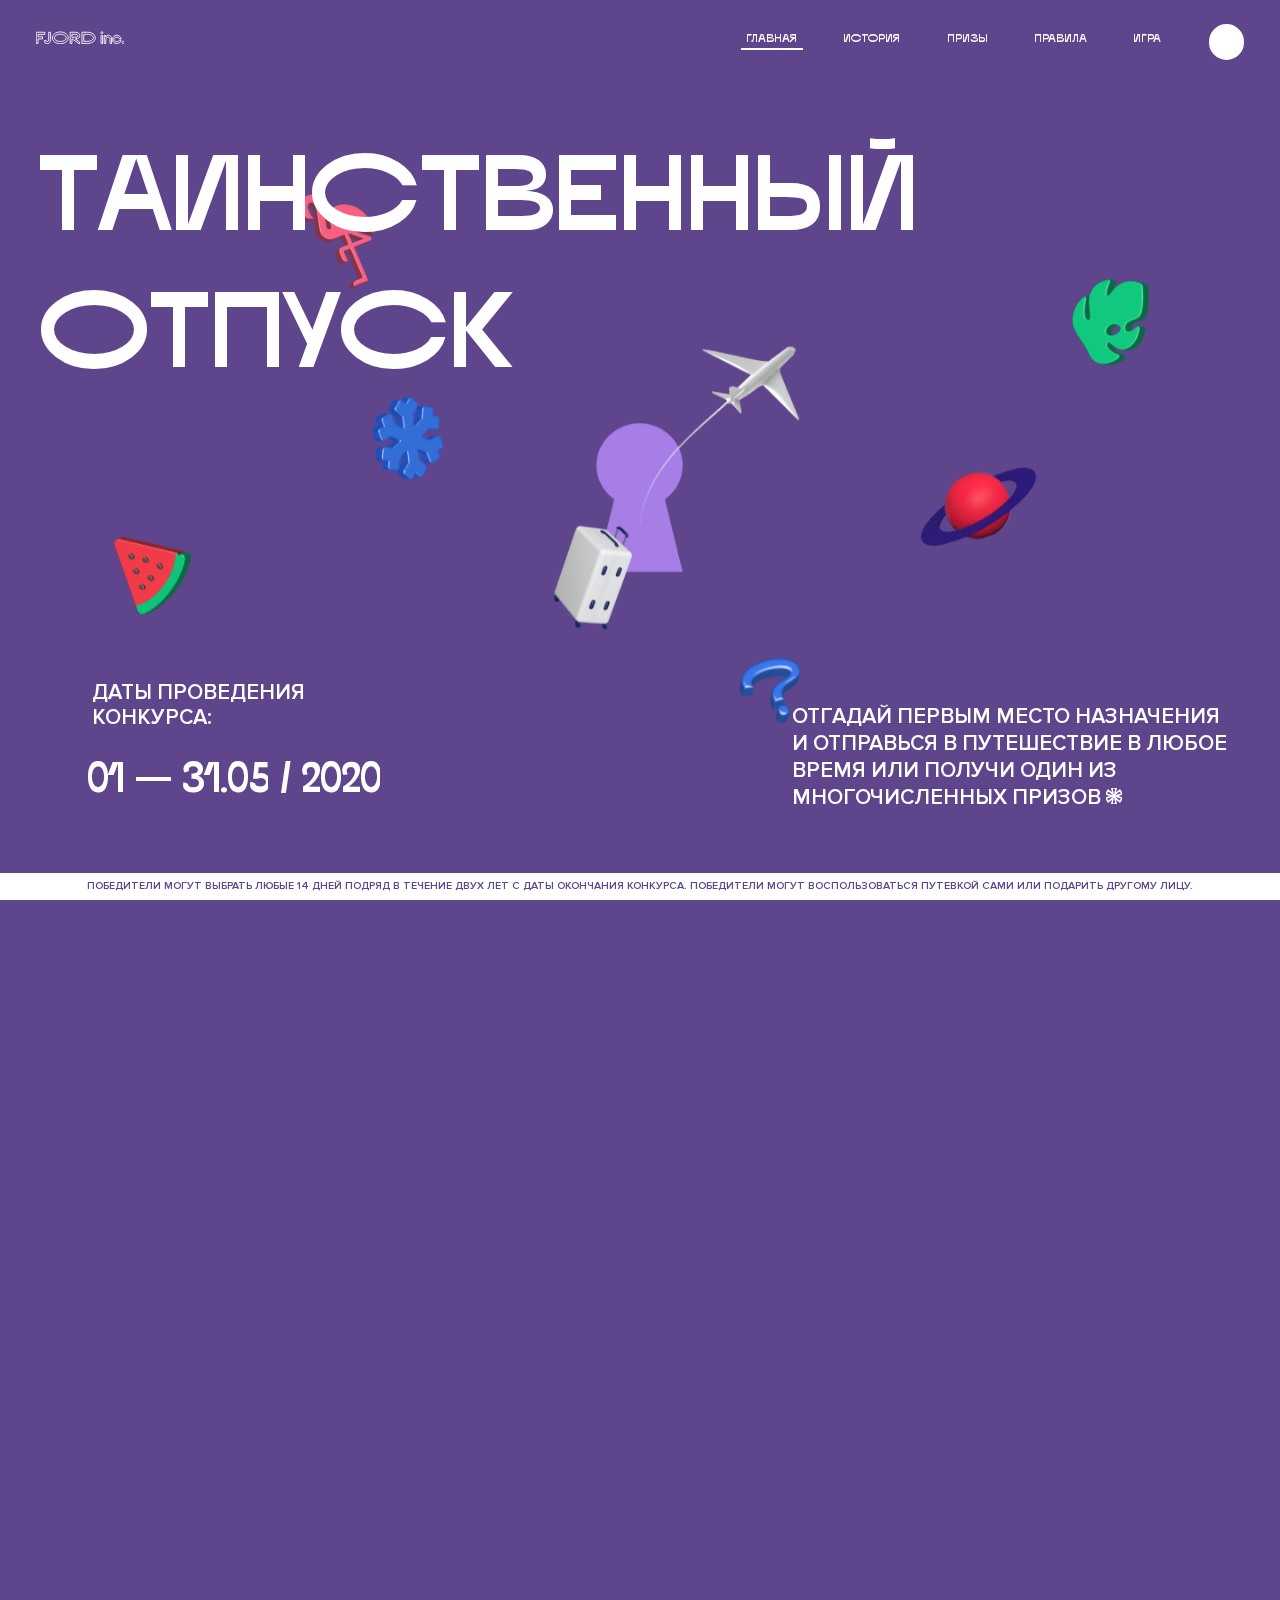
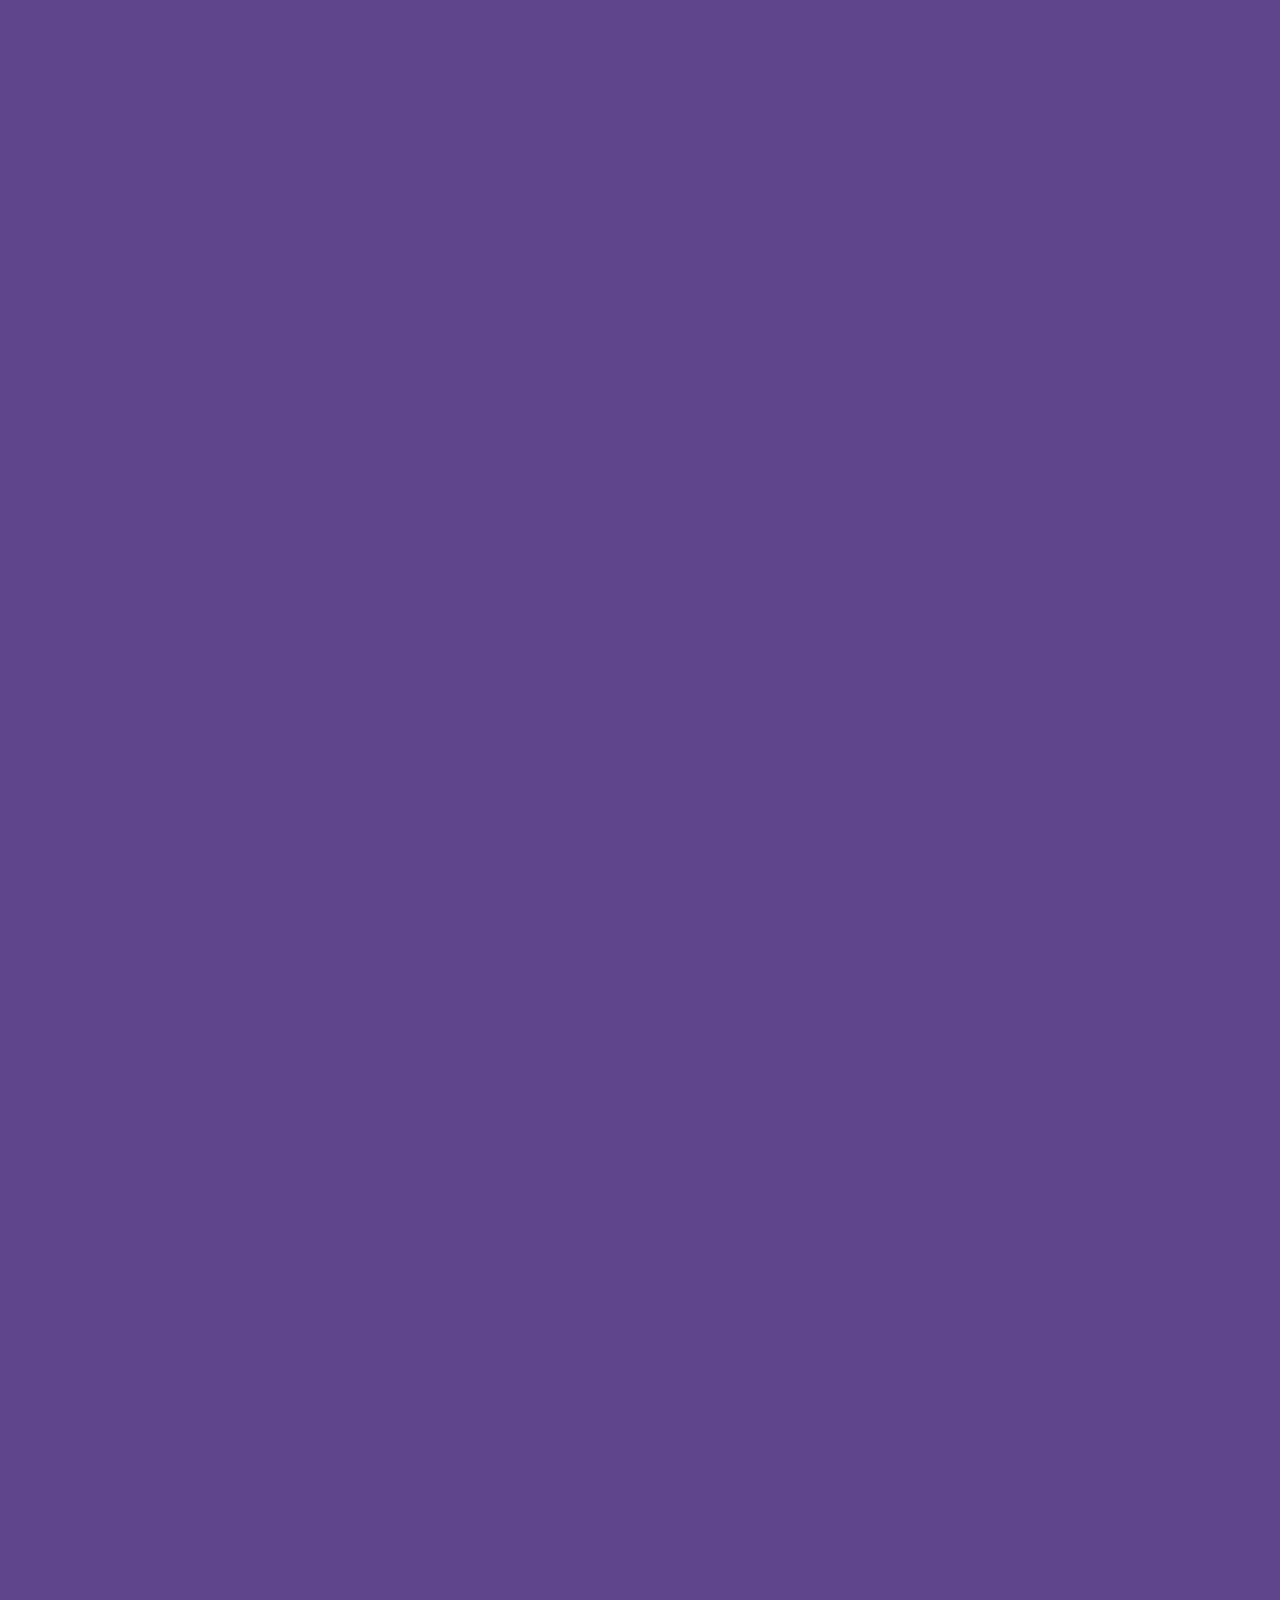
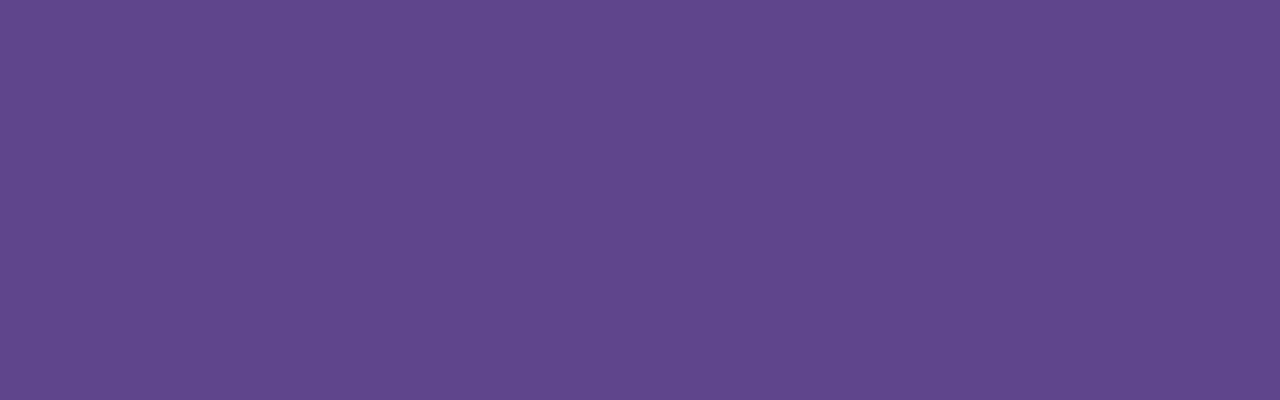
<file: 12/index.html>
<!DOCTYPE html>
<html lang="ru">
<head>
  <meta charset="UTF-8">
  <meta name="description" content="">
  <meta name="viewport" content="width=device-width, initial-scale=1.0">
  <meta http-equiv="X-UA-Compatible" content="ie=edge">
  <title>Mysterious Vacation</title>
  <link rel="stylesheet" href="css/style.min.css">
<link href="css/style.min.css" rel="stylesheet">  <base href="https://htmlacademy-animation.github.io/1225915-magic-vacation-1/12/">
</head>
<body class="theme1">

  <header class="page-header js-header">
    <div class="page-header__wrapper">
      <a href="#" class="page-header__logo" aria-label="Перейти на страницу FJORD.Inc">
        <svg width="100" height="15" viewBox="0 0 100 15" fill="none" xmlns="http://www.w3.org/2000/svg">
          <path d="M0.26 1.4V14H2.276V8.906H7.334V6.44H2.276V3.848H9.872V1.4H0.26ZM12.733 14.36C15.127 14.36 16.243 12.65 16.243 9.5V1.4H14.263V8.96C14.263 11.21 13.723 11.876 12.733 11.876C11.833 11.876 11.473 11.3 11.347 10.58L9.36702 10.94C9.63702 13.046 10.663 14.36 12.733 14.36ZM18.3918 7.7C18.3918 11.372 22.3878 14.36 27.3198 14.36C32.2518 14.36 36.2478 11.372 36.2478 7.7C36.2478 4.028 32.2518 1.04 27.3198 1.04C22.3878 1.04 18.3918 4.028 18.3918 7.7ZM20.6058 7.7C20.6058 5.378 23.6118 3.524 27.3198 3.524C30.9918 3.524 33.9798 5.378 33.9798 7.7C33.9798 10.004 30.9918 11.858 27.3198 11.858C23.6118 11.858 20.6058 10.004 20.6058 7.7ZM40.403 14V8.906H40.799L49.079 14.702V12.38L44.039 8.906H44.201C47.999 8.906 49.277 7.304 49.277 5.162C49.277 3.092 47.999 1.4 44.201 1.4H38.387V14H40.403ZM43.535 3.722C45.785 3.722 47.045 4.136 47.045 5.432C47.045 6.764 45.785 7.034 43.535 7.034H40.403V3.722H43.535ZM51.6936 1.382V14H57.8676C62.7456 14 66.7236 11.534 66.7236 7.7C66.7236 3.848 62.7456 1.382 57.8676 1.382H51.6936ZM53.7096 11.624V3.722H57.5436C61.5396 3.722 64.4916 5.018 64.4916 7.7C64.4916 10.238 61.5396 11.624 57.5436 11.624H53.7096ZM73.1832 14.018H74.9832V5H73.1832V14.018ZM72.9132 1.976C72.9132 2.57 73.3992 3.092 74.0832 3.092C74.7492 3.092 75.2352 2.57 75.2352 1.976C75.2352 1.382 74.7672 0.805999 74.0832 0.805999C73.3812 0.805999 72.9132 1.382 72.9132 1.976ZM76.7867 14H78.5687V9.104C78.7487 8.006 79.5947 6.962 81.0887 6.962C82.1147 6.962 83.2667 7.448 83.2667 9.554V14H85.0487V9.014C85.0487 6.152 83.2307 4.73 81.3587 4.73C79.9187 4.73 79.0727 5.558 78.5687 6.854V5H76.7867V14ZM90.9898 14.27C93.5098 14.27 95.3818 12.506 95.7238 10.328H94.0498C93.7258 11.3 92.6998 12.02 90.9898 12.02C88.8478 12.02 87.7678 10.922 87.7678 9.59C87.7678 8.24 88.8478 6.962 90.9898 6.962C92.7538 6.962 93.7978 7.844 94.0858 8.924H95.7418C95.4358 6.71 93.6178 4.73 90.9898 4.73C88.0918 4.73 86.1298 7.124 86.1298 9.59C86.1298 12.074 88.1278 14.27 90.9898 14.27ZM97.0693 12.938C97.0693 13.658 97.5553 14.144 98.2753 14.144C98.9953 14.144 99.4813 13.658 99.4813 12.938C99.4813 12.2 98.9953 11.714 98.2753 11.714C97.5553 11.714 97.0693 12.2 97.0693 12.938Z" fill="currentColor"></path>
        </svg>
      </a>
      <button class="page-header__toggler js-menu-toggler" type="button" aria-label="Управление мобильным меню"><span>Меню</span></button>
      <nav class="page-header__nav">
        <div class="page-header__menu js-menu" id="menu">
          <ul>
            <li>
              <a class="js-menu-link" href="#top" data-href="top">главная</a>
            </li>
            <li>
              <a class="js-menu-link" href="#story" data-href="story">история</a>
            </li>
            <li>
              <a class="js-menu-link" href="#prizes" data-href="prizes">призы</a>
            </li>
            <li>
              <a class="js-menu-link" href="#rules" data-href="rules">правила</a>
            </li>
            <li>
              <a class="js-menu-link" href="#game" data-href="game">игра</a>
            </li>
          </ul>
        </div>
        <div class="page-header__social">
          <div class="social-block js-social-block">
            <button class="social-block__toggler" aria-label="Управлять блоком с социальными кнопками">
              <svg width="26" height="22" viewBox="0 0 27 22" fill="none" xmlns="http://www.w3.org/2000/svg">
                <path d="M19.6721 7.43664C21.6273 7.43664 23.213 5.85095 23.213 3.89566C23.213 1.94037 21.6273 0.354675 19.6721 0.354675C17.7168 0.354675 16.1311 1.94037 16.1311 3.89566C16.1311 4.19968 16.1728 4.49178 16.2458 4.77345L7.21751 8.95527C6.57519 8.05214 5.52303 7.46049 4.33078 7.46049C2.37549 7.46049 0.789795 9.04618 0.789795 11.0015C0.789795 12.9568 2.37549 14.5425 4.33078 14.5425C5.52303 14.5425 6.57668 13.9508 7.21751 13.0477L16.2458 17.2295C16.1743 17.5112 16.1311 17.8033 16.1311 18.1073C16.1311 20.0626 17.7168 21.6483 19.6721 21.6483C21.6273 21.6483 23.213 20.0626 23.213 18.1073C23.213 16.152 21.6273 14.5663 19.6721 14.5663C18.4798 14.5663 17.4262 15.158 16.7853 16.0611L7.75701 11.8793C7.82854 11.5976 7.87176 11.3055 7.87176 11.0015C7.87176 10.6974 7.83003 10.4053 7.75701 10.1237L16.7853 5.94186C17.4262 6.84499 18.4783 7.43664 19.6721 7.43664Z" fill="currentColor"></path>
              </svg>
            </button>
            <ul class="social-block__list">
              <li>
                <a class="social-block__link social-block__link--fb" href="#" aria-label="Мы на Facebook">
                  <svg width="8" height="17" viewBox="0 0 8 17" fill="none" xmlns="http://www.w3.org/2000/svg">
                    <path d="M4.24646 16.9899H1.09275L1.05793 8.49828H0V5.30707H1.05793V3.81124C1.05793 1.42084 2.57654 0 5.21735 0H7.41758V3.18585H5.30841C4.28262 3.18585 4.2478 3.48582 4.2478 4.24914V5.30707H7.42964L7.16716 8.49828H4.2478V16.9899H4.24646Z" fill="currentColor"></path>
                  </svg>
                </a>
              </li>
              <li>
                <a class="social-block__link social-block__link--insta" href="#" aria-label="Мы в Instagram">
                  <svg width="15" height="15" viewBox="0 0 15 15" fill="none" xmlns="http://www.w3.org/2000/svg">
                    <path d="M11.0197 0H4.19806C2.14246 0 0.471191 1.66993 0.471191 3.72285V10.5499C0.471191 12.6082 2.14112 14.2727 4.19806 14.2727H11.0197C13.0753 14.2727 14.7466 12.6082 14.7466 10.5499V3.72285C14.7466 1.67127 13.0753 0 11.0197 0ZM11.0197 12.4849H4.19806C3.13076 12.4849 2.26432 11.6158 2.26432 10.5512V3.72419C2.26432 2.65956 3.13076 1.79715 4.19806 1.79715H11.0197C12.087 1.79715 12.9535 2.6609 12.9535 3.72419V10.5512C12.9535 11.6145 12.087 12.4849 11.0197 12.4849Z" fill="currentColor"></path>
                    <path d="M7.60887 3.11084C5.38989 3.11084 3.58203 4.9187 3.58203 7.14036C3.58203 9.35532 5.38989 11.1645 7.60887 11.1645C9.83053 11.1645 11.6357 9.35666 11.6357 7.14036C11.6357 4.9187 9.83053 3.11084 7.60887 3.11084ZM7.60887 9.36871C6.37551 9.36871 5.37784 8.37372 5.37784 7.14036C5.37784 5.90699 6.37551 4.90665 7.60887 4.90665C8.83822 4.90665 9.84259 5.90833 9.84259 7.14036C9.84392 8.37238 8.83822 9.36871 7.60887 9.36871Z" fill="currentColor"></path>
                    <path d="M11.3573 2.35962C10.8256 2.35962 10.3931 2.79752 10.3931 3.32381C10.3931 3.85546 10.8256 4.29336 11.3573 4.29336C11.8862 4.29336 12.3215 3.85546 12.3215 3.32381C12.3215 2.79752 11.8862 2.35962 11.3573 2.35962Z" fill="currentColor"></path>
                  </svg>
                </a>
              </li>
              <li>
                <a class="social-block__link social-block__link--vk" href="#" aria-label="Мы ВКонтакте">
                  <svg width="17" height="10" viewBox="0 0 17 10" fill="none" xmlns="http://www.w3.org/2000/svg">
                    <path d="M14.1234 4.9002C14.1234 4.9002 16.3623 1.72708 16.5866 0.680242C16.6595 0.312285 16.4947 0.103188 16.1069 0.103188C16.1069 0.103188 14.8193 0.103188 14.168 0.103188C13.7235 0.103188 13.5587 0.293278 13.4235 0.579768C13.4235 0.579768 12.3724 2.82553 11.0969 4.24712C10.6861 4.70333 10.4781 4.84318 10.2511 4.84318C10.0646 4.84318 9.98625 4.6911 9.98625 4.27834V0.649016C9.98625 0.147997 9.92545 0.00135496 9.5066 0.00135496H6.39628C6.15578 0.00135496 6.0085 0.134417 6.0085 0.324506C6.0085 0.801084 6.73406 0.908351 6.73406 2.20231V4.87305C6.73406 5.40529 6.70569 5.61575 6.45303 5.61575C5.78016 5.61575 4.19528 3.30618 3.30623 0.678887C3.12923 0.145282 2.93737 0 2.43475 0H0.486409C0.205373 0 0 0.190085 0 0.476576C0 0.991172 0.60666 3.40801 2.99277 6.64358C4.59927 8.8201 6.70569 10 8.60269 10C9.76196 10 10.0416 9.80312 10.0416 9.31432V7.63883C10.0416 7.22607 10.2065 7.04956 10.4429 7.04956C10.7078 7.04956 11.1847 7.13238 12.2805 8.22268C13.5843 9.47862 13.6762 10 14.3896 10H16.5676C16.7919 10 17 9.89273 17 9.52342C17 9.02919 16.3623 8.15343 15.384 7.10659C14.9801 6.56755 14.3302 5.98914 14.1248 5.72301C13.8275 5.40801 13.9154 5.23014 14.1234 4.9002Z" fill="currentColor"></path>
                  </svg>
                </a>
              </li>
            </ul>
          </div>
        </div>
      </nav>
    </div>
  </header>

  <main class="page-content">

    <section class="animation-screen"></section>

    <section class="screen screen--hidden screen--intro js-scrollspy" id="top">
      <div class="screen__wrapper">
        <div class="intro">
          <h1 class="intro__title animate-text">Таинственный отпуск</h1>
          <div class="intro__content">
            <div class="intro__info">
              <p class="intro__label">Даты проведения конкурса:</p>
              <p class="intro__date">01 — 31.05 / 2020</p>
            </div>
            <div class="intro__message">
              <p>
                Отгадай первым место назначения и&nbsp;отправься в&nbsp;путешествие в&nbsp;любое время или получи один из многочисленных призов
                <svg width="16" height="16" viewBox="0 0 10 10" fill="none" xmlns="http://www.w3.org/2000/svg">
                  <path d="M0 6.35337L3.90271 4.99012L0 3.64663L1.34615 1.32374L4.44287 4.01073L3.67364 0H6.34615L5.57692 4.01073L8.65385 1.32374L10 3.64663L6.13405 4.99012L10 6.35337L8.65385 8.65651L5.57692 5.98927L6.34615 10H3.67364L4.44287 5.96952L1.34615 8.65651L0 6.35337Z" fill="currentColor"></path>
                </svg>
              </p>
            </div>
          </div>
        </div>
      </div>
      <div class="screen__footer js-footer">
        <button class="screen__footer-enlarge js-footer-toggler" type="button" aria-label="Показать сообщение">
          <svg width="10" height="10" viewBox="0 0 10 10" fill="none" xmlns="http://www.w3.org/2000/svg">
            <path d="M0 6.35337L3.90271 4.99012L0 3.64663L1.34615 1.32374L4.44287 4.01073L3.67364 0H6.34615L5.57692 4.01073L8.65385 1.32374L10 3.64663L6.13405 4.99012L10 6.35337L8.65385 8.65651L5.57692 5.98927L6.34615 10H3.67364L4.44287 5.96952L1.34615 8.65651L0 6.35337Z" fill="currentColor"></path>
          </svg>
        </button>
        <button class="screen__footer-collapse js-footer-toggler" type="button" aria-label="Скрыть сообщение">
          <svg width="13" height="13" viewBox="0 0 13 13" fill="none" xmlns="http://www.w3.org/2000/svg">
            <line x1="12.3536" y1="0.353553" x2="0.738349" y2="11.9688" stroke="currentColor"></line>
            <line x1="0.738319" y1="0.539925" x2="12.3535" y2="12.1551" stroke="currentColor"></line>
          </svg>
        </button>
        <div class="screen__footer-wrapper">
          <div class="screen__footer-announce">
            <p class="screen__footer-label">Даты проведения конкурса:</p>
            <p class="screen__footer-date">01 — 31.05 / 2020</p>
          </div>
          <div class="screen__footer-note">
            <p>
              <svg width="10" height="10" viewBox="0 0 10 10" fill="none" xmlns="http://www.w3.org/2000/svg">
                <path d="M0 6.35337L3.90271 4.99012L0 3.64663L1.34615 1.32374L4.44287 4.01073L3.67364 0H6.34615L5.57692 4.01073L8.65385 1.32374L10 3.64663L6.13405 4.99012L10 6.35337L8.65385 8.65651L5.57692 5.98927L6.34615 10H3.67364L4.44287 5.96952L1.34615 8.65651L0 6.35337Z" fill="currentColor"></path>
              </svg>
              <span>Победители могут выбрать любые 14 дней подряд в&nbsp;течение двух лет с&nbsp;даты окончания конкурса. Победители могут воспользоваться путевкой сами или подарить другому лицу.</span>
            </p>
          </div>
        </div>
      </div>
    </section>

    <section class="screen screen--hidden screen--story js-scrollspy" id="story">

      <div class="slider swiper-container js-slider">

        <div class="swiper-wrapper">

          <div class="slider__item swiper-slide">
            <h2 class="slider__item-title animate-text">История</h2>
            <p class="slider__item-text">Джеймс Таргет был основателем компании &laquo;Fjord Inc.&raquo;. С&nbsp;1965 года &laquo;Fjord Inc.&raquo; прославилась надёжными и&nbsp;удобными чемоданами и&nbsp;аксессуарами для туристов.</p>
          </div>

          <div class="slider__item swiper-slide">
            <p class="slider__item-text">Когда Джеймсу было 7&nbsp;лет, в&nbsp;их&nbsp;доме гостил дядюшка и&nbsp;развлекал детей рассказами о&nbsp;своей поездке в&nbsp;место, показавшееся малышу Таргету невероятным. Тогда Джеймс решил, что однажды посетит его, но&nbsp;не&nbsp;будет рассказывать о&nbsp;мечте, пока не&nbsp;осуществит.</p>
          </div>

          <div class="slider__item swiper-slide">
            <p class="slider__item-text">Джеймс Таргет стал увлеченным путешественником. Он&nbsp;посетил 5&nbsp;континентов, 126&nbsp;стран.</p>
          </div>

          <div class="slider__item swiper-slide">
            <p class="slider__item-text">Он&nbsp;сплавлялся по&nbsp;Амазонке и&nbsp;погружался в&nbsp;пещеры Франции, медитировал в&nbsp;горах Тибета и&nbsp;пожимал руку вождя племени Акугауа.</p>
          </div>

          <div class="slider__item swiper-slide">
            <p class="slider__item-text">Из&nbsp;своих поездок Джеймс Таргет привозил идеи, как сделать свои чемоданы &laquo;Fjord Inc.&raquo; удобными и&nbsp;приспособленными к&nbsp;разным дорожным условиям.</p>
          </div>

          <div class="slider__item swiper-slide">
            <p class="slider__item-text">Всё это время Джеймс не&nbsp;оставлял идею поездки своей мечты. Однако, как только он&nbsp;брался за&nbsp;планирование, возникали препятствия, не&nbsp;позволяющие отправиться туда.</p>
          </div>

          <div class="slider__item swiper-slide">
            <p class="slider__item-text">В&nbsp;возрасте 67&nbsp;лет Джеймс Таргет попал под лавину и&nbsp;погиб. В&nbsp;своём завещании он&nbsp;поручил отправить в&nbsp;заветное путешествие трёх смельчаков, единых с&nbsp;ним духом.</p>
          </div>

          <div class="slider__item swiper-slide">
            <p class="slider__item-text">Тех, кто сможет узнать таинственное место, задавая вопросы специально обученному ИИ&nbsp;&laquo;Соне&raquo;, ждет фантастическое путешествие.</p>
          </div>
        </div>
        <div class="slider__controls">
          <button class="slider__control slider__control--prev js-control-prev" type="button" aria-label="Показать предыдущую историю">
            <svg width="12" height="22" viewBox="0 0 12 22" fill="none" xmlns="http://www.w3.org/2000/svg">
              <path d="M11 1L1 11L11 21" stroke="currentColor" stroke-width="2" stroke-linejoin="round"></path>
            </svg>
          </button>
          <button class="slider__control slider__control--next js-control-next" type="button" aria-label="Показать следующую историю">
            <svg width="12" height="22" viewBox="0 0 12 22" fill="none" xmlns="http://www.w3.org/2000/svg">
              <path d="M1 1L11 11L1 21" stroke="currentColor" stroke-width="2" stroke-linejoin="round"></path>
            </svg>
          </button>
        </div>
        <div class="slider__pagination swiper-pagination"></div>
      </div>
    </section>

    <section class="screen screen--hidden screen--prizes js-scrollspy" id="prizes">
      <div class="screen__wrapper">
        <div class="prizes">
          <h2 class="prizes__title animate-text">ПРизы</h2>
          <div class="prizes__lead">
            <p>Найди ответ и&nbsp;получи один из&nbsp;призов:</p>
          </div>
          <ul class="prizes__list">
            <li class="prizes__item prizes__item--journeys">
              <div class="prizes__icon">
                <picture>
                  <source srcset="img/prize1-mob.svg" media="(orientation: portrait)">
                  <img src="img/module-3/img/primary-award.svg" alt="">
                </picture>
              </div>
              <p class="prizes__desc">
                <b>1</b>
                <span>загадочных путешествия</span>
              </p>
            </li>
            <li class="prizes__item prizes__item--cases">
              <div class="prizes__icon">
                <picture>
                  <source srcset="img/prize2-mob.svg" media="(orientation: portrait)">
                  <img src="img/second-award.svg" alt="">
                </picture>
              </div>
              <p class="prizes__desc">
                <b>1</b>
                <span>надежных чемоданов</span>
              </p>
            </li>
            <li class="prizes__item prizes__item--codes">
              <div class="prizes__icon">
                <picture>
                  <source srcset="img/prize3-mob.svg" media="(orientation: portrait)">
                  <img src="img/additional-award.svg" alt="">
                </picture>
              </div>
              <p class="prizes__desc">
                <b>11</b>
                <span>
                  промокодов на&nbsp;скидку 15%
                  <svg width="10" height="10" viewBox="0 0 10 10" fill="none" xmlns="http://www.w3.org/2000/svg">
                    <path d="M0 6.35337L3.90271 4.99012L0 3.64663L1.34615 1.32374L4.44287 4.01073L3.67364 0H6.34615L5.57692 4.01073L8.65385 1.32374L10 3.64663L6.13405 4.99012L10 6.35337L8.65385 8.65651L5.57692 5.98927L6.34615 10H3.67364L4.44287 5.96952L1.34615 8.65651L0 6.35337Z" fill="currentColor"></path>
                  </svg>
                </span>
              </p>
            </li>
          </ul>
        </div>
      </div>
      <div class="screen__footer js-footer">
        <button class="screen__footer-enlarge js-footer-toggler" type="button" aria-label="Показать сообщение">
          <svg width="10" height="10" viewBox="0 0 10 10" fill="none" xmlns="http://www.w3.org/2000/svg">
            <path d="M0 6.35337L3.90271 4.99012L0 3.64663L1.34615 1.32374L4.44287 4.01073L3.67364 0H6.34615L5.57692 4.01073L8.65385 1.32374L10 3.64663L6.13405 4.99012L10 6.35337L8.65385 8.65651L5.57692 5.98927L6.34615 10H3.67364L4.44287 5.96952L1.34615 8.65651L0 6.35337Z" fill="currentColor"></path>
          </svg>
        </button>
        <button class="screen__footer-collapse js-footer-toggler" type="button" aria-label="Скрыть сообщение">
          <svg width="13" height="13" viewBox="0 0 13 13" fill="none" xmlns="http://www.w3.org/2000/svg">
            <line x1="12.3536" y1="0.353553" x2="0.738349" y2="11.9688" stroke="currentColor"></line>
            <line x1="0.738319" y1="0.539925" x2="12.3535" y2="12.1551" stroke="currentColor"></line>
          </svg>
        </button>
        <div class="screen__footer-wrapper">
          <div class="screen__footer-announce">
            <p class="screen__footer-label">Даты проведения конкурса:</p>
            <p class="screen__footer-date">01 — 31.05 / 2020</p>
          </div>
          <div class="screen__footer-note">
            <p>
              <svg width="10" height="10" viewBox="0 0 10 10" fill="none" xmlns="http://www.w3.org/2000/svg">
                <path d="M0 6.35337L3.90271 4.99012L0 3.64663L1.34615 1.32374L4.44287 4.01073L3.67364 0H6.34615L5.57692 4.01073L8.65385 1.32374L10 3.64663L6.13405 4.99012L10 6.35337L8.65385 8.65651L5.57692 5.98927L6.34615 10H3.67364L4.44287 5.96952L1.34615 8.65651L0 6.35337Z" fill="currentColor"></path>
              </svg>
              <span>Скидка&nbsp;15% на&nbsp;единоразовое приобретение путёвки с&nbsp;1&nbsp;июня 2020 по&nbsp;31&nbsp;мая 2022&nbsp;года. Суммируется с&nbsp;другими акциями</span>
            </p>
          </div>
        </div>
      </div>
    </section>

    <section class="screen screen--hidden screen--rules js-scrollspy" id="rules">
      <div class="screen__wrapper">
        <div class="rules">
          <h2 class="rules__title animate-text">Правила</h2>
          <div class="rules__lead">
            <p>Для того чтобы получить наследство Джеймса Таргета, тебе нужно выведать у&nbsp;&laquo;Сони&raquo;, куда предстоит отправиться тебе в&nbsp;случае победы</p>
          </div>
          <ol class="rules__list">
            <li class="rules__item">
              <p>Тебе отводится <br>5&nbsp;минут</p>
            </li>
            <li class="rules__item">
              <p>Задавай любые вопросы в&nbsp;текстовом поле</p>
            </li>
            <li class="rules__item">
              <p>Нажимай кнопку &laquo;Узнать&raquo;, чтобы получить ответ</p>
            </li>
            <li class="rules__item">
              <p>&laquo;Соня&raquo; может отвечать только&nbsp;Да или Нет</p>
            </li>
          </ol>
          <a href="#game" class="rules__link btn">Погнали!</a>
        </div>
      </div>
      <div class="screen__disclaimer">
        <div class="disclaimer">
          <ul>
            <li>
              <a href="#">Правовая информация</a>
            </li>
            <li>
              <a href="#">Подробные правила</a>
            </li>
          </ul>
        </div>
      </div>
    </section>

    <section class="screen screen--hidden screen--game js-scrollspy" id="game">
      <div class="screen__wrapper">
        <div class="game">
          <div class="game__header">
            <h2 class="game__title animate-text">Игра</h2>
            <div class="game__counter">
              <span class="js-game-minutes">05</span>:<span class="js-game-sec">00</span>
            </div>
          </div>
          <div class="game__body">
            <div class="chat">
              <div class="chat__body js-chat">
                <ul class="chat__list" id="messages"></ul>
              </div>
              <div class="chat__footer">
                <form action="#" method="post" class="form" id="message-form">
                  <label for="message-field" class="visually-hidden">Поле для ввода вопроса</label>
                  <input type="text" class="form__field" id="message-field">
                  <button class="form__button btn">
                    Узнать
                    <svg width="18" height="19" viewBox="0 0 18 19" fill="none" xmlns="http://www.w3.org/2000/svg">
                      <path stroke="currentColor" stroke-width="2" d="M9 19V1"></path>
                      <path d="M1 9l8-8 8 8" stroke="currentColor" stroke-width="2" stroke-linejoin="round"></path>
                    </svg>
                  </button>
                </form>
              </div>
            </div>
          </div>
          <!-- временные кнопки для показа результата -->
          <div class="game__buttons">
            <button class="game__button btn js-show-result" type="button" data-target="result">Положительный результат</button>
            <button class="game__button btn js-show-result" type="button" data-target="result2">Положительный результат - 2</button>
            <button class="game__button btn js-show-result" type="button" data-target="result3">Отрицательный результат</button>
          </div>
        </div>
      </div>
    </section>

    <section class="screen screen--hidden screen--result" id="result">
      <div class="screen__wrapper">
        <div class="result result--trip">
          <div class="result__image">
            <picture>
              <source srcset="img/result1-mob.png 1x, img/result1-mob@2x.png 2x" media="(max-width: 768px) and (orientation: portrait)">
              <img src="img/result1.png" srcset="img/result1@2x.png 2x" alt="">
            </picture>
          </div>
          <h2 class="result__title">
            <span class="visually-hidden">ПОбеда!</span>
            <svg xmlns="http://www.w3.org/2000/svg" viewBox="0 0 568.85 109.24">
              <defs>
                <style>
                  path {
                    stroke: white;
                    fill: none;
                  }
                </style>
              </defs>
              <g>
                <animate attributeName="opacity" type="scale" values="0 0" keyTimes="0; 1" dur="0" fill="freeze" id="winTitleAnim" begin="indefinite"></animate>

                <path d="M16,24.44V92H2.6V8H75V92H61.52V24.44H16Z" transform="translate(-2.1 -1.5)" stroke-dasharray="0 150">
                  <animate attributeName="stroke-dasharray" from="0 150" to="150 0" dur="1s" fill="freeze" id="firstLetterWinText" begin="winTitleAnim.begin"></animate>
                </path>
                <path d="M148.76,5.6c32.88,0,59.52,19.92,59.52,44.4s-26.64,44.4-59.52,44.4S89.24,74.48,89.24,50,115.88,5.6,148.76,5.6Zm0,72.12c24.48,0,44.4-12.36,44.4-27.72s-19.92-27.84-44.4-27.84C124,22.16,104,34.52,104,50S124,77.72,148.76,77.72Z" stroke-dasharray="0 187">
                  <animate attributeName="stroke-dasharray" from="0 187" to="187 0" dur="1s" fill="freeze" begin="winTitleAnim.begin"></animate>
                </path>
                <path d="M287.36,8V24.44H236v14.4h25.32c25.44,0,34,11.16,34,26.52,0,15.6-8.52,26.64-34,26.64H222.56V8h64.8ZM256.88,76.52c15.12,0,23.52-2,23.52-11.52S272,54.44,256.88,54.44H236V76.52h20.88Z" transform="translate(-2.1 -1.5)" stroke-dasharray="0 173">
                  <animate attributeName="stroke-dasharray" from="0 173" to="173 0" dur="1s" fill="freeze" begin="winTitleAnim.begin"></animate>
                </path>
                <path d="M371.47,8V24.44H320.84V41.6h33.6V58h-33.6V75.56h50.64V92H307.4V8h64.08Z" transform="translate(-2.1 -1.5)" stroke-dasharray="0 155">
                  <animate attributeName="stroke-dasharray" from="0 155" to="155 0" dur="1s" fill="freeze" begin="winTitleAnim.begin"></animate>
                </path>
                <path d="M382.39,110.24V75.56h7.44c4.56-4.68,7.8-18.36,8.76-56L399,8h48.6V75.56h10v34.68H442.87V92H397v18.24H382.39Zm51.72-34.68V24.44H411.55v3.12c-0.48,22.44-3.24,37.68-7.2,48h29.76Z" transform="translate(-2.1 -1.5)" stroke-dasharray="0 180">
                  <animate attributeName="stroke-dasharray" from="0 180" to="180 0" dur="1s" fill="freeze" begin="winTitleAnim.begin"></animate>
                </path>
                <path d="M463.75,92l28-84h27.12l28.08,84H533.47l-7.8-23.52h-37.8L480.07,92H463.75Zm56.64-40L507,11.84,493.51,52h26.88Z" transform="translate(-2.1 -1.5)" stroke-dasharray="0 145">
                  <animate attributeName="stroke-dasharray" from="0 145" to="145 0" dur="1s" fill="freeze" begin="winTitleAnim.begin"></animate>
                </path>
                <path d="M554.12,70.4L555.55,2H569l1.44,68.4H554.12Zm8.28,6.36c4.8,0,8,3.24,8,8.16a8,8,0,1,1-16.08,0C554.35,80,557.59,76.76,562.39,76.76Z" transform="translate(-2.1 -1.5)" stroke-dasharray="0 109">
                  <animate attributeName="stroke-dasharray" from="0 109" to="109 0" dur="1s" fill="freeze" begin="winTitleAnim.begin"></animate>
                </path>
              </g>
            </svg>
          </h2>
          <div class="result__text">
            <p>ты&nbsp;отправляешься в&nbsp;Арктику!</p>
          </div>
          <div class="result__form">
            <form action="#" method="post" class="form form--result">
              <label for="email-field" class="form__label">зарегистрируй результат</label>
              <input type="email" class="form__field" id="email-field" placeholder="e-mail для регистации результата и получения приза" required="">
              <button class="form__button btn">
                отправить
                <svg width="18" height="19" viewBox="0 0 18 19" fill="none" xmlns="http://www.w3.org/2000/svg">
                  <path stroke="currentColor" stroke-width="2" d="M9 19V1"></path>
                  <path d="M1 9l8-8 8 8" stroke="currentColor" stroke-width="2" stroke-linejoin="round"></path>
                </svg>
              </button>
            </form>
          </div>
        </div>
      </div>
    </section>

    <section class="screen screen--hidden screen--result" id="result2">
      <div class="screen__wrapper">
        <div class="result result--prize">
          <div class="result__image">
            <img class="leaf1" src="img/module-2/win-suitcase/leaf%20blue%201.png" alt="">
            <img class="leaf2" src="img/module-2/win-suitcase/leaf%20blue%202.png" alt="">
            <img class="leaf_green" src="img/module-2/win-suitcase/leaf%20green.png" alt="">
            <img class="suitcase" src="img/module-2/win-suitcase/suitcase.png" alt="">
            <div class="flamingo"><img src="img/module-2/win-suitcase/flamingo.png" alt=""></div>
          </div>
          <h2 class="result__title">
            <span class="visually-hidden">ПОбеда!</span>
            <svg xmlns="http://www.w3.org/2000/svg" viewBox="0 0 568.85 109.24">
              <defs>
                <style>
                  path {
                    stroke: white;
                    fill: none;
                  }
                </style>
              </defs>
              <g>
                <animate attributeName="opacity" type="scale" values="0 0" keyTimes="0; 1" dur="0" fill="freeze" id="winTitleAnim" begin="indefinite"></animate>

                <path d="M16,24.44V92H2.6V8H75V92H61.52V24.44H16Z" transform="translate(-2.1 -1.5)" stroke-dasharray="0 150">
                  <animate attributeName="stroke-dasharray" from="0 150" to="150 0" dur="1s" fill="freeze" id="firstLetterWinText" begin="winTitleAnim.begin"></animate>
                </path>
                <path d="M148.76,5.6c32.88,0,59.52,19.92,59.52,44.4s-26.64,44.4-59.52,44.4S89.24,74.48,89.24,50,115.88,5.6,148.76,5.6Zm0,72.12c24.48,0,44.4-12.36,44.4-27.72s-19.92-27.84-44.4-27.84C124,22.16,104,34.52,104,50S124,77.72,148.76,77.72Z" stroke-dasharray="0 187">
                  <animate attributeName="stroke-dasharray" from="0 187" to="187 0" dur="1s" fill="freeze" begin="winTitleAnim.begin"></animate>
                </path>
                <path d="M287.36,8V24.44H236v14.4h25.32c25.44,0,34,11.16,34,26.52,0,15.6-8.52,26.64-34,26.64H222.56V8h64.8ZM256.88,76.52c15.12,0,23.52-2,23.52-11.52S272,54.44,256.88,54.44H236V76.52h20.88Z" transform="translate(-2.1 -1.5)" stroke-dasharray="0 173">
                  <animate attributeName="stroke-dasharray" from="0 173" to="173 0" dur="1s" fill="freeze" begin="winTitleAnim.begin"></animate>
                </path>
                <path d="M371.47,8V24.44H320.84V41.6h33.6V58h-33.6V75.56h50.64V92H307.4V8h64.08Z" transform="translate(-2.1 -1.5)" stroke-dasharray="0 155">
                  <animate attributeName="stroke-dasharray" from="0 155" to="155 0" dur="1s" fill="freeze" begin="winTitleAnim.begin"></animate>
                </path>
                <path d="M382.39,110.24V75.56h7.44c4.56-4.68,7.8-18.36,8.76-56L399,8h48.6V75.56h10v34.68H442.87V92H397v18.24H382.39Zm51.72-34.68V24.44H411.55v3.12c-0.48,22.44-3.24,37.68-7.2,48h29.76Z" transform="translate(-2.1 -1.5)" stroke-dasharray="0 180">
                  <animate attributeName="stroke-dasharray" from="0 180" to="180 0" dur="1s" fill="freeze" begin="winTitleAnim.begin"></animate>
                </path>
                <path d="M463.75,92l28-84h27.12l28.08,84H533.47l-7.8-23.52h-37.8L480.07,92H463.75Zm56.64-40L507,11.84,493.51,52h26.88Z" transform="translate(-2.1 -1.5)" stroke-dasharray="0 145">
                  <animate attributeName="stroke-dasharray" from="0 145" to="145 0" dur="1s" fill="freeze" begin="winTitleAnim.begin"></animate>
                </path>
                <path d="M554.12,70.4L555.55,2H569l1.44,68.4H554.12Zm8.28,6.36c4.8,0,8,3.24,8,8.16a8,8,0,1,1-16.08,0C554.35,80,557.59,76.76,562.39,76.76Z" transform="translate(-2.1 -1.5)" stroke-dasharray="0 109">
                  <animate attributeName="stroke-dasharray" from="0 109" to="109 0" dur="1s" fill="freeze" begin="winTitleAnim.begin"></animate>
                </path>
              </g>
            </svg>
          </h2>
          <div class="result__text">
            <p>чемодан &laquo;Fjord&nbsp;Inc.&raquo;&nbsp;твой</p>
          </div>
          <div class="result__form">
            <form action="#" method="post" class="form form--result">
              <label for="email-field2" class="form__label">зарегистрируй результат</label>
              <input type="email" class="form__field" id="email-field2" placeholder="e-mail для регистации результата и получения приза" required="">
              <button class="form__button btn">
                <span>отправить</span>
                <svg width="18" height="19" viewBox="0 0 18 19" fill="none" xmlns="http://www.w3.org/2000/svg">
                  <path stroke="currentColor" stroke-width="2" d="M9 19V1"></path>
                  <path d="M1 9l8-8 8 8" stroke="currentColor" stroke-width="2" stroke-linejoin="round"></path>
                </svg>
              </button>
            </form>
          </div>
        </div>
      </div>
    </section>

    <section class="screen screen--hidden screen--result" id="result3">
      <div class="screen__wrapper">
        <div class="result result--negative">
          <div class="result__image">
            <picture>
              <source srcset="img/result3-mob.png 1x, img/result3-mob@2x.png 2x" media="(max-width: 768px) and (orientation: portrait)">
              <img src="img/result3.png" srcset="img/result3@2x.png 2x" alt="">
            </picture>
          </div>
          <h2 class="result__title">
            <span class="visually-hidden">Не угадал!</span>
            <svg xmlns="http://www.w3.org/2000/svg" viewBox="0 0 660.77 109.24" style="color: white;">
              <g>
                <animate attributeName="opacity" type="scale" values="0 0" keyTimes="0; 1" dur="0" fill="freeze" id="looseTitleAnim" begin="indefinite"></animate>
              </g>
              <path d="M2.66,92V8H16.1V42.2H53.3V8H66.74V92H53.3V58.64H16.1V92H2.66Z" transform="translate(-2.16 -1.5)" fill="none" stroke="currentColor" stroke-dasharray="0 144">
                <animate attributeName="stroke-dasharray" from="0 144" to="144 0" dur="1s" fill="freeze" begin="looseTitleAnim.begin"></animate>
                <animateTransform attributeName="transform" type="translate" values="0 -99; 0 0; 0 -5; 0 0; 0 0;" keyTimes="0; 0.42; 0.53; 0.63; 1" keySplines="0.88 0 1 1; 0.33 0 0.67 1; 0.33 0 0.67 1; 0.33 0 0.67 1" additive="sum" dur="1.2s" fill="freeze" begin="looseTitleAnim.begin"></animateTransform>
              </path>
              <path d="M147.62,8V24.44H97V41.6h33.6V58H97V75.56h50.64V92H83.54V8h64.08Z" transform="translate(-2.16 -1.5)" fill="none" stroke="currentColor" stroke-dasharray="0 155">
                <animate attributeName="stroke-dasharray" from="0 155" to="155 0" dur="1s" fill="freeze" begin="looseTitleAnim.begin"></animate>
                <animateTransform attributeName="transform" type="translate" values="0 -99; 0 -99; 0 0; 0 -5; 0 0;" keyTimes="0; 0.05; 0.68; 0.84; 1" keySplines="0.33 0 0.67 1; 0.88 0 1 1; 0.33 0 0.67 1; 0.33 0 0.67 1" additive="sum" dur="0.8s" fill="freeze" begin="looseTitleAnim.begin"></animateTransform>
              </path>
              <path d="M199.22,8l20.52,42.36L235.34,8h16.44l-31,84H204.38l9.48-25.92L185.78,8h13.44Z" transform="translate(-2.16 -1.5)" fill="none" stroke="currentColor" stroke-dasharray="0 106">
                <animate attributeName="stroke-dasharray" from="0 106" to="106 0" dur="1s" fill="freeze" begin="looseTitleAnim.begin"></animate>
                <animateTransform attributeName="transform" type="translate" values="0 -99; 0 -99; 0 0; 0 -5; 0 0;" keyTimes="0; 0.1; 0.7; 0.85; 1" keySplines="0.33 0 0.67 1; 0.88 0 1 1; 0.33 0 0.67 1; 0.33 0 0.67 1" additive="sum" dur="0.8s" fill="freeze" begin="looseTitleAnim.begin"></animateTransform>
              </path>
              <path d="M273.74,24.44V92H260.3V8h50.16V24.44H273.74Z" transform="translate(-2.16 -1.5)" fill="none" stroke="currentColor" stroke-dasharray="0 89">
                <animate attributeName="stroke-dasharray" from="0 89" to="89 0" dur="1s" fill="freeze" begin="looseTitleAnim.begin"></animate>
                <animateTransform attributeName="transform" type="translate" values="0 -99; 0 -99; 0 0; 0 -5; 0 0;" keyTimes="0; 0.12; 0.71; 0.85; 1" keySplines="0.33 0 0.67 1; 0.88 0 1 1; 0.33 0 0.67 1; 0.33 0 0.67 1" additive="sum" dur="0.8s" fill="freeze" begin="looseTitleAnim.begin"></animateTransform>
              </path>
              <path d="M307.1,92l28-84h27.12l28.08,84H376.82L369,68.48h-37.8L323.42,92H307.1Zm56.64-40L350.3,11.84,336.86,52h26.88Z" transform="translate(-2.16 -1.5)" fill="none" stroke="currentColor" stroke-dasharray="0 144">
                <animate attributeName="stroke-dasharray" from="0 144" to="144 0" dur="1s" fill="freeze" begin="looseTitleAnim.begin"></animate>
                <animateTransform attributeName="transform" type="translate" values="0 -99; 0 -99; 0 0; 0 -5; 0 0;" keyTimes="0; 0.14; 0.71; 0.86; 1" keySplines="0.33 0 0.67 1; 0.88 0 1 1; 0.33 0 0.67 1; 0.33 0 0.67 1" additive="sum" dur="0.9s" fill="freeze" begin="looseTitleAnim.begin"></animateTransform>
              </path>
              <path d="M396.38,110.24V75.56h7.44c4.56-4.68,7.8-18.36,8.76-56L412.94,8h48.6V75.56h10v34.68H456.86V92H411v18.24H396.38ZM448.1,75.56V24.44H425.54v3.12c-0.48,22.44-3.24,37.68-7.2,48H448.1Z" transform="translate(-2.16 -1.5)" fill="none" stroke="currentColor" stroke-dasharray="0 180">
                <animate attributeName="stroke-dasharray" from="0 180" to="180 0" dur="1s" fill="freeze" begin="looseTitleAnim.begin"></animate>
                <animateTransform attributeName="transform" type="translate" values="0 -99; 0 -99; 0 0; 0 -5; 0 0;" keyTimes="0; 0.16; 0.72; 0.86; 1" keySplines="0.33 0 0.67 1; 0.88 0 1 1; 0.33 0 0.67 1; 0.33 0 0.67 1" additive="sum" dur="0.9s" fill="freeze" begin="looseTitleAnim.begin"></animateTransform>
              </path>
              <path d="M477.74,92l28-84h27.12L560.9,92H547.46l-7.8-23.52h-37.8L494.06,92H477.74Zm56.64-40-13.44-40.2L507.5,52h26.88Z" transform="translate(-2.16 -1.5)" fill="none" stroke="currentColor" stroke-dasharray="0 144">
                <animate attributeName="stroke-dasharray" from="0 144" to="144 0" dur="1s" fill="freeze" begin="looseTitleAnim.begin"></animate>
                <animateTransform attributeName="transform" type="translate" values="0 -99; 0 -99; 0 0; 0 -5; 0 0;" keyTimes="0; 0.22; 0.74; 0.87; 1" keySplines="0.33 0 0.67 1; 0.88 0 1 1; 0.33 0 0.67 1; 0.33 0 0.67 1" additive="sum" dur="0.9s" fill="freeze" begin="looseTitleAnim.begin"></animateTransform>
              </path>
              <path d="M568.7,76.88a13.77,13.77,0,0,0,5,1c6.6,0,10.44-6.24,12-58.32L586.22,8h46.2V92H619V24.44H598.82l-0.12,3.12C597.14,81,589,94.4,573.74,94.4a28.55,28.55,0,0,1-6.72-.84Z" transform="translate(-2.16 -1.5)" fill="none" stroke="currentColor" stroke-dasharray="0 138">
                <animate attributeName="stroke-dasharray" from="0 138" to="138 0" dur="1s" fill="freeze" begin="looseTitleAnim.begin"></animate>
                <animateTransform attributeName="transform" type="translate" values="0 -99; 0 -99; 0 0; 0 -5; 0 0;" keyTimes="0; 0.28; 0.76; 0.88; 1" keySplines="0.33 0 0.67 1; 0.88 0 1 1; 0.33 0 0.67 1; 0.33 0 0.67 1" additive="sum" dur="1s" fill="freeze" begin="looseTitleAnim.begin"></animateTransform>
              </path>
              <path d="M646.1,70.4L647.54,2H661l1.44,68.4H646.1Zm8.28,6.36c4.8,0,8,3.24,8,8.16a8,8,0,0,1-16.08,0C646.34,80,649.58,76.76,654.38,76.76Z" transform="translate(-2.16 -1.5)" fill="none" stroke="currentColor" stroke-dasharray="0 72">
                <animate attributeName="stroke-dasharray" from="0 72" to="72 0" dur="1s" fill="freeze" begin="looseTitleAnim.begin"></animate>
                <animateTransform attributeName="transform" type="translate" values="0 -99; 0 -99; 0 0; 0 -5; 0 0;" keyTimes="0; 0.33; 0.78; 0.89; 1" keySplines="0.33 0 0.67 1; 0.88 0 1 1; 0.33 0 0.67 1; 0.33 0 0.67 1" additive="sum" dur="1.1s" fill="freeze" begin="looseTitleAnim.begin"></animateTransform>
              </path>
            </svg>
          </h2>
          <button class="result__button js-play" type="button">
            не сдавайся!
            <span>
              <svg width="27" height="22" viewBox="0 0 27 22" fill="none" xmlns="http://www.w3.org/2000/svg">
                <path d="M10.6899 1.47998C5.42992 1.47998 1.16992 5.73998 1.16992 11C1.16992 16.26 5.42992 20.52 10.6899 20.52C15.9499 20.52 20.2099 16.26 20.2099 11V7.13998" stroke="currentColor" stroke-width="2" stroke-miterlimit="10"></path>
                <path d="M15.1099 12.5099L20.1499 7.13989L25.3099 12.6299" stroke="currentColor" stroke-width="2" stroke-miterlimit="10" stroke-linejoin="round"></path>
              </svg>
            </span>
          </button>
        </div>
      </div>
    </section>

    <section class="prizes-transition-bg"></section>
  </main>

<script src="js/script.js"></script></body>
</html>
</file>
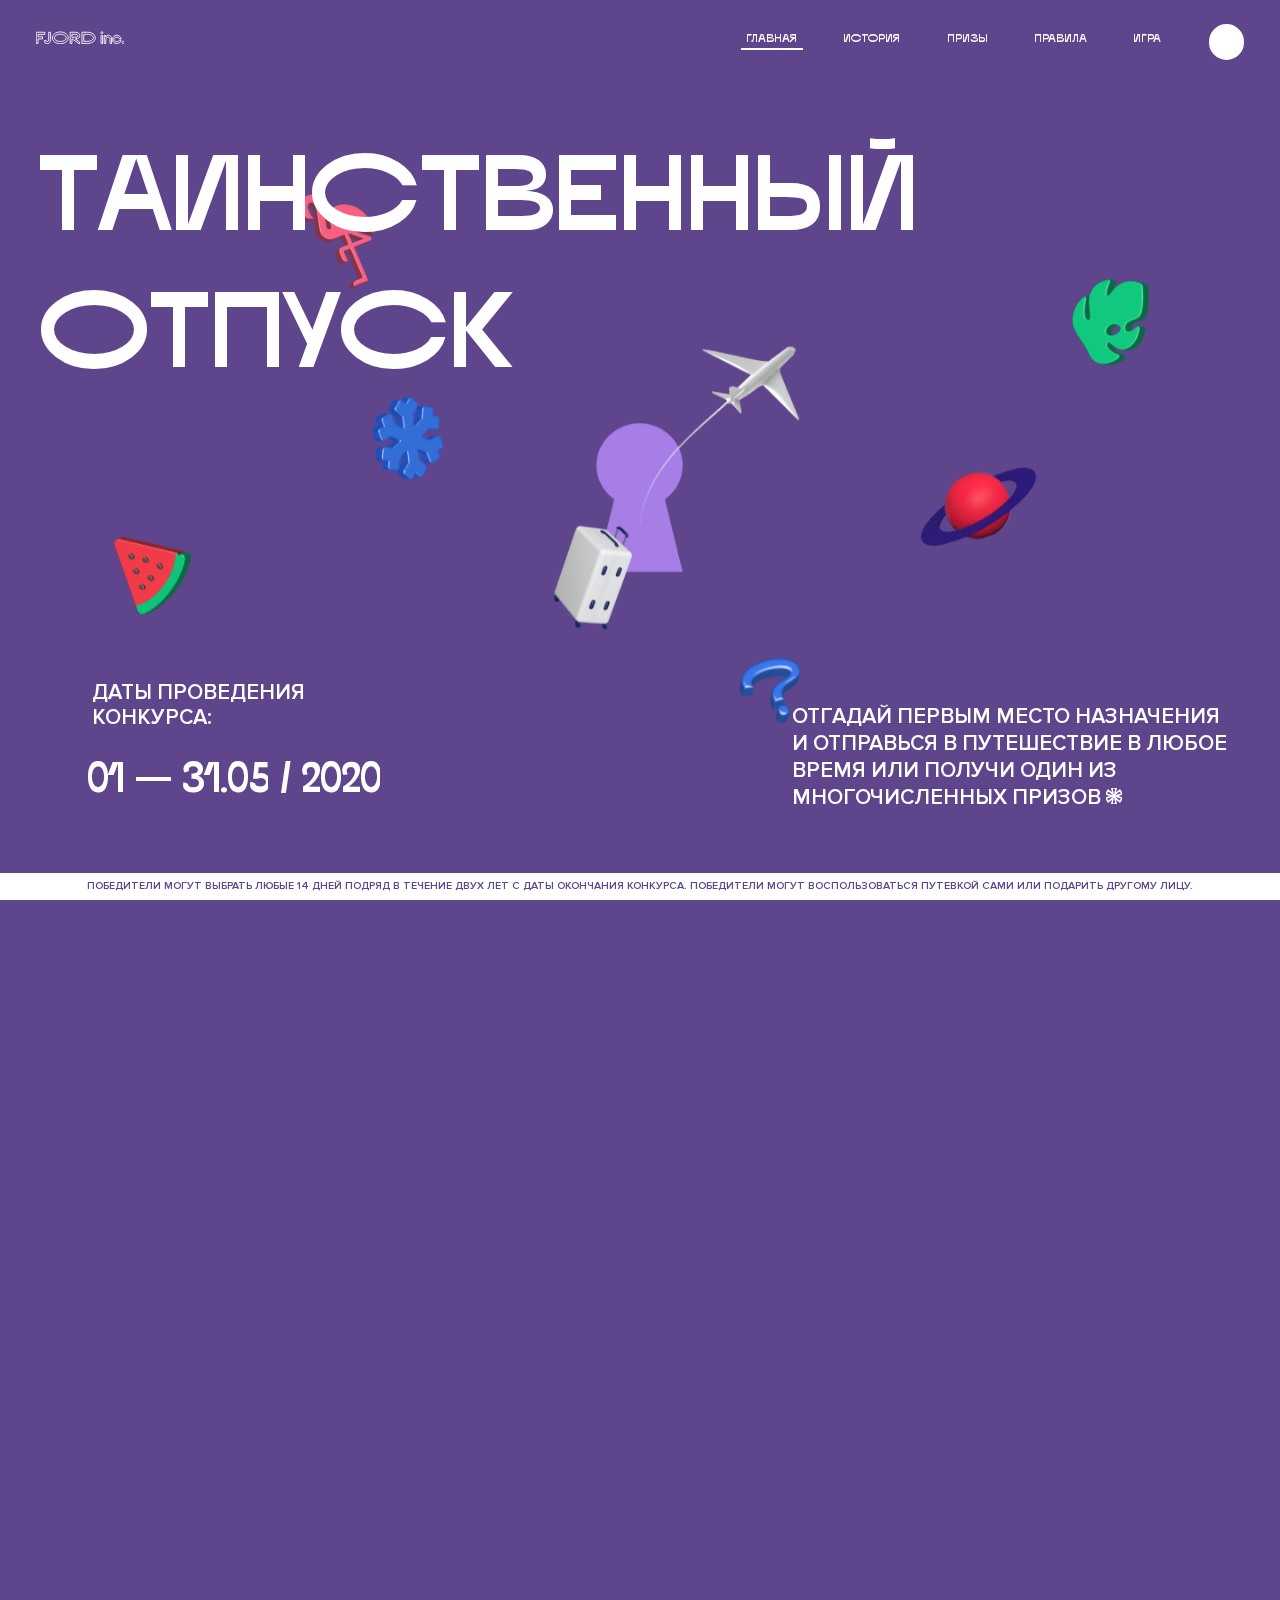
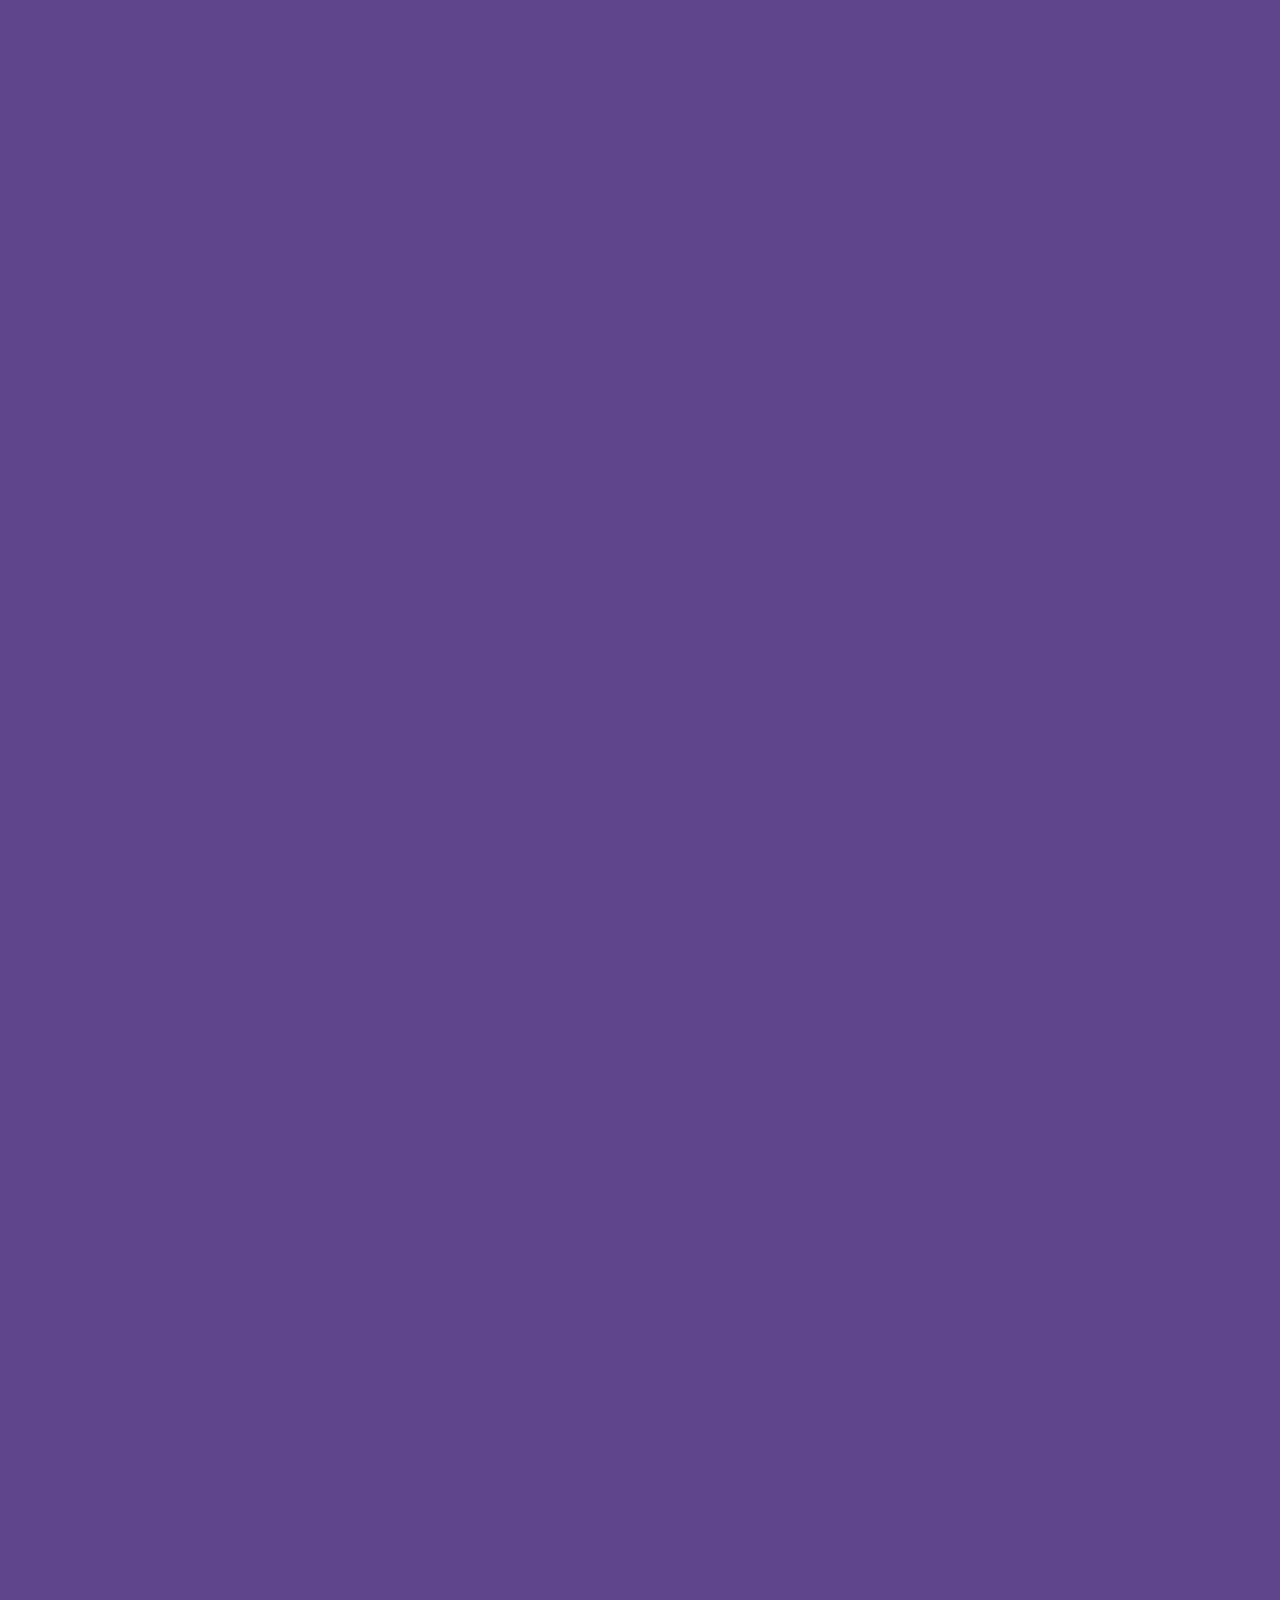
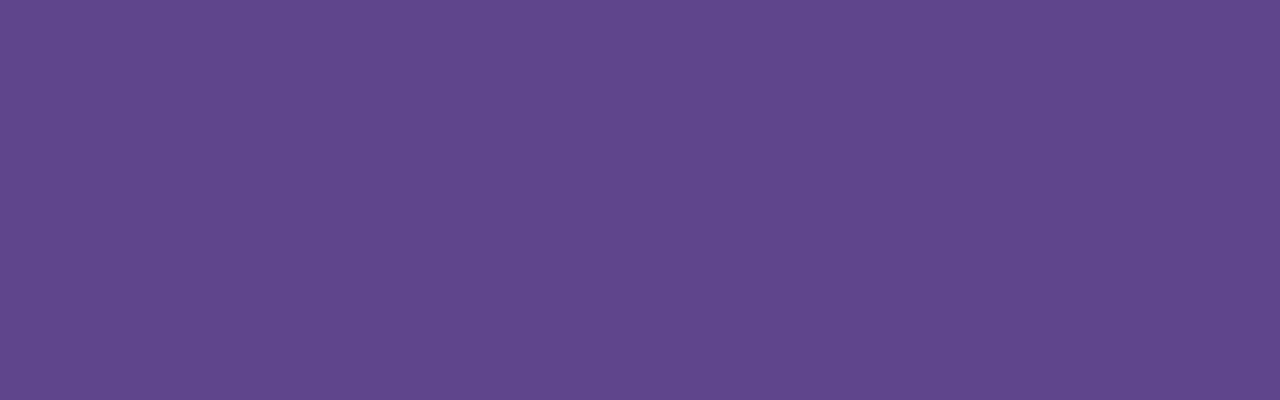
<file: 13/index.html>
<!DOCTYPE html>
<html lang="ru">
<head>
  <meta charset="UTF-8">
  <meta name="description" content="">
  <meta name="viewport" content="width=device-width, initial-scale=1.0">
  <meta http-equiv="X-UA-Compatible" content="ie=edge">
  <title>Mysterious Vacation</title>
  <link rel="stylesheet" href="css/style.min.css">
<link href="css/style.min.css" rel="stylesheet">  <base href="https://htmlacademy-animation.github.io/1225915-magic-vacation-1/13/">
</head>
<body class="theme1">

  <header class="page-header js-header">
    <div class="page-header__wrapper">
      <a href="#" class="page-header__logo" aria-label="Перейти на страницу FJORD.Inc">
        <svg width="100" height="15" viewBox="0 0 100 15" fill="none" xmlns="http://www.w3.org/2000/svg">
          <path d="M0.26 1.4V14H2.276V8.906H7.334V6.44H2.276V3.848H9.872V1.4H0.26ZM12.733 14.36C15.127 14.36 16.243 12.65 16.243 9.5V1.4H14.263V8.96C14.263 11.21 13.723 11.876 12.733 11.876C11.833 11.876 11.473 11.3 11.347 10.58L9.36702 10.94C9.63702 13.046 10.663 14.36 12.733 14.36ZM18.3918 7.7C18.3918 11.372 22.3878 14.36 27.3198 14.36C32.2518 14.36 36.2478 11.372 36.2478 7.7C36.2478 4.028 32.2518 1.04 27.3198 1.04C22.3878 1.04 18.3918 4.028 18.3918 7.7ZM20.6058 7.7C20.6058 5.378 23.6118 3.524 27.3198 3.524C30.9918 3.524 33.9798 5.378 33.9798 7.7C33.9798 10.004 30.9918 11.858 27.3198 11.858C23.6118 11.858 20.6058 10.004 20.6058 7.7ZM40.403 14V8.906H40.799L49.079 14.702V12.38L44.039 8.906H44.201C47.999 8.906 49.277 7.304 49.277 5.162C49.277 3.092 47.999 1.4 44.201 1.4H38.387V14H40.403ZM43.535 3.722C45.785 3.722 47.045 4.136 47.045 5.432C47.045 6.764 45.785 7.034 43.535 7.034H40.403V3.722H43.535ZM51.6936 1.382V14H57.8676C62.7456 14 66.7236 11.534 66.7236 7.7C66.7236 3.848 62.7456 1.382 57.8676 1.382H51.6936ZM53.7096 11.624V3.722H57.5436C61.5396 3.722 64.4916 5.018 64.4916 7.7C64.4916 10.238 61.5396 11.624 57.5436 11.624H53.7096ZM73.1832 14.018H74.9832V5H73.1832V14.018ZM72.9132 1.976C72.9132 2.57 73.3992 3.092 74.0832 3.092C74.7492 3.092 75.2352 2.57 75.2352 1.976C75.2352 1.382 74.7672 0.805999 74.0832 0.805999C73.3812 0.805999 72.9132 1.382 72.9132 1.976ZM76.7867 14H78.5687V9.104C78.7487 8.006 79.5947 6.962 81.0887 6.962C82.1147 6.962 83.2667 7.448 83.2667 9.554V14H85.0487V9.014C85.0487 6.152 83.2307 4.73 81.3587 4.73C79.9187 4.73 79.0727 5.558 78.5687 6.854V5H76.7867V14ZM90.9898 14.27C93.5098 14.27 95.3818 12.506 95.7238 10.328H94.0498C93.7258 11.3 92.6998 12.02 90.9898 12.02C88.8478 12.02 87.7678 10.922 87.7678 9.59C87.7678 8.24 88.8478 6.962 90.9898 6.962C92.7538 6.962 93.7978 7.844 94.0858 8.924H95.7418C95.4358 6.71 93.6178 4.73 90.9898 4.73C88.0918 4.73 86.1298 7.124 86.1298 9.59C86.1298 12.074 88.1278 14.27 90.9898 14.27ZM97.0693 12.938C97.0693 13.658 97.5553 14.144 98.2753 14.144C98.9953 14.144 99.4813 13.658 99.4813 12.938C99.4813 12.2 98.9953 11.714 98.2753 11.714C97.5553 11.714 97.0693 12.2 97.0693 12.938Z" fill="currentColor"></path>
        </svg>
      </a>
      <button class="page-header__toggler js-menu-toggler" type="button" aria-label="Управление мобильным меню"><span>Меню</span></button>
      <nav class="page-header__nav">
        <div class="page-header__menu js-menu" id="menu">
          <ul>
            <li>
              <a class="js-menu-link" href="#top" data-href="top">главная</a>
            </li>
            <li>
              <a class="js-menu-link" href="#story" data-href="story">история</a>
            </li>
            <li>
              <a class="js-menu-link" href="#prizes" data-href="prizes">призы</a>
            </li>
            <li>
              <a class="js-menu-link" href="#rules" data-href="rules">правила</a>
            </li>
            <li>
              <a class="js-menu-link" href="#game" data-href="game">игра</a>
            </li>
          </ul>
        </div>
        <div class="page-header__social">
          <div class="social-block js-social-block">
            <button class="social-block__toggler" aria-label="Управлять блоком с социальными кнопками">
              <svg width="26" height="22" viewBox="0 0 27 22" fill="none" xmlns="http://www.w3.org/2000/svg">
                <path d="M19.6721 7.43664C21.6273 7.43664 23.213 5.85095 23.213 3.89566C23.213 1.94037 21.6273 0.354675 19.6721 0.354675C17.7168 0.354675 16.1311 1.94037 16.1311 3.89566C16.1311 4.19968 16.1728 4.49178 16.2458 4.77345L7.21751 8.95527C6.57519 8.05214 5.52303 7.46049 4.33078 7.46049C2.37549 7.46049 0.789795 9.04618 0.789795 11.0015C0.789795 12.9568 2.37549 14.5425 4.33078 14.5425C5.52303 14.5425 6.57668 13.9508 7.21751 13.0477L16.2458 17.2295C16.1743 17.5112 16.1311 17.8033 16.1311 18.1073C16.1311 20.0626 17.7168 21.6483 19.6721 21.6483C21.6273 21.6483 23.213 20.0626 23.213 18.1073C23.213 16.152 21.6273 14.5663 19.6721 14.5663C18.4798 14.5663 17.4262 15.158 16.7853 16.0611L7.75701 11.8793C7.82854 11.5976 7.87176 11.3055 7.87176 11.0015C7.87176 10.6974 7.83003 10.4053 7.75701 10.1237L16.7853 5.94186C17.4262 6.84499 18.4783 7.43664 19.6721 7.43664Z" fill="currentColor"></path>
              </svg>
            </button>
            <ul class="social-block__list">
              <li>
                <a class="social-block__link social-block__link--fb" href="#" aria-label="Мы на Facebook">
                  <svg width="8" height="17" viewBox="0 0 8 17" fill="none" xmlns="http://www.w3.org/2000/svg">
                    <path d="M4.24646 16.9899H1.09275L1.05793 8.49828H0V5.30707H1.05793V3.81124C1.05793 1.42084 2.57654 0 5.21735 0H7.41758V3.18585H5.30841C4.28262 3.18585 4.2478 3.48582 4.2478 4.24914V5.30707H7.42964L7.16716 8.49828H4.2478V16.9899H4.24646Z" fill="currentColor"></path>
                  </svg>
                </a>
              </li>
              <li>
                <a class="social-block__link social-block__link--insta" href="#" aria-label="Мы в Instagram">
                  <svg width="15" height="15" viewBox="0 0 15 15" fill="none" xmlns="http://www.w3.org/2000/svg">
                    <path d="M11.0197 0H4.19806C2.14246 0 0.471191 1.66993 0.471191 3.72285V10.5499C0.471191 12.6082 2.14112 14.2727 4.19806 14.2727H11.0197C13.0753 14.2727 14.7466 12.6082 14.7466 10.5499V3.72285C14.7466 1.67127 13.0753 0 11.0197 0ZM11.0197 12.4849H4.19806C3.13076 12.4849 2.26432 11.6158 2.26432 10.5512V3.72419C2.26432 2.65956 3.13076 1.79715 4.19806 1.79715H11.0197C12.087 1.79715 12.9535 2.6609 12.9535 3.72419V10.5512C12.9535 11.6145 12.087 12.4849 11.0197 12.4849Z" fill="currentColor"></path>
                    <path d="M7.60887 3.11084C5.38989 3.11084 3.58203 4.9187 3.58203 7.14036C3.58203 9.35532 5.38989 11.1645 7.60887 11.1645C9.83053 11.1645 11.6357 9.35666 11.6357 7.14036C11.6357 4.9187 9.83053 3.11084 7.60887 3.11084ZM7.60887 9.36871C6.37551 9.36871 5.37784 8.37372 5.37784 7.14036C5.37784 5.90699 6.37551 4.90665 7.60887 4.90665C8.83822 4.90665 9.84259 5.90833 9.84259 7.14036C9.84392 8.37238 8.83822 9.36871 7.60887 9.36871Z" fill="currentColor"></path>
                    <path d="M11.3573 2.35962C10.8256 2.35962 10.3931 2.79752 10.3931 3.32381C10.3931 3.85546 10.8256 4.29336 11.3573 4.29336C11.8862 4.29336 12.3215 3.85546 12.3215 3.32381C12.3215 2.79752 11.8862 2.35962 11.3573 2.35962Z" fill="currentColor"></path>
                  </svg>
                </a>
              </li>
              <li>
                <a class="social-block__link social-block__link--vk" href="#" aria-label="Мы ВКонтакте">
                  <svg width="17" height="10" viewBox="0 0 17 10" fill="none" xmlns="http://www.w3.org/2000/svg">
                    <path d="M14.1234 4.9002C14.1234 4.9002 16.3623 1.72708 16.5866 0.680242C16.6595 0.312285 16.4947 0.103188 16.1069 0.103188C16.1069 0.103188 14.8193 0.103188 14.168 0.103188C13.7235 0.103188 13.5587 0.293278 13.4235 0.579768C13.4235 0.579768 12.3724 2.82553 11.0969 4.24712C10.6861 4.70333 10.4781 4.84318 10.2511 4.84318C10.0646 4.84318 9.98625 4.6911 9.98625 4.27834V0.649016C9.98625 0.147997 9.92545 0.00135496 9.5066 0.00135496H6.39628C6.15578 0.00135496 6.0085 0.134417 6.0085 0.324506C6.0085 0.801084 6.73406 0.908351 6.73406 2.20231V4.87305C6.73406 5.40529 6.70569 5.61575 6.45303 5.61575C5.78016 5.61575 4.19528 3.30618 3.30623 0.678887C3.12923 0.145282 2.93737 0 2.43475 0H0.486409C0.205373 0 0 0.190085 0 0.476576C0 0.991172 0.60666 3.40801 2.99277 6.64358C4.59927 8.8201 6.70569 10 8.60269 10C9.76196 10 10.0416 9.80312 10.0416 9.31432V7.63883C10.0416 7.22607 10.2065 7.04956 10.4429 7.04956C10.7078 7.04956 11.1847 7.13238 12.2805 8.22268C13.5843 9.47862 13.6762 10 14.3896 10H16.5676C16.7919 10 17 9.89273 17 9.52342C17 9.02919 16.3623 8.15343 15.384 7.10659C14.9801 6.56755 14.3302 5.98914 14.1248 5.72301C13.8275 5.40801 13.9154 5.23014 14.1234 4.9002Z" fill="currentColor"></path>
                  </svg>
                </a>
              </li>
            </ul>
          </div>
        </div>
      </nav>
    </div>
  </header>

  <main class="page-content">

    <section class="animation-screen"></section>

    <section class="screen screen--hidden screen--intro js-scrollspy" id="top">
      <div class="screen__wrapper">
        <div class="intro">
          <h1 class="intro__title animate-text">Таинственный отпуск</h1>
          <div class="intro__content">
            <div class="intro__info">
              <p class="intro__label">Даты проведения конкурса:</p>
              <p class="intro__date">01 — 31.05 / 2020</p>
            </div>
            <div class="intro__message">
              <p>
                Отгадай первым место назначения и&nbsp;отправься в&nbsp;путешествие в&nbsp;любое время или получи один из многочисленных призов
                <svg width="16" height="16" viewBox="0 0 10 10" fill="none" xmlns="http://www.w3.org/2000/svg">
                  <path d="M0 6.35337L3.90271 4.99012L0 3.64663L1.34615 1.32374L4.44287 4.01073L3.67364 0H6.34615L5.57692 4.01073L8.65385 1.32374L10 3.64663L6.13405 4.99012L10 6.35337L8.65385 8.65651L5.57692 5.98927L6.34615 10H3.67364L4.44287 5.96952L1.34615 8.65651L0 6.35337Z" fill="currentColor"></path>
                </svg>
              </p>
            </div>
          </div>
        </div>
      </div>
      <div class="screen__footer js-footer">
        <button class="screen__footer-enlarge js-footer-toggler" type="button" aria-label="Показать сообщение">
          <svg width="10" height="10" viewBox="0 0 10 10" fill="none" xmlns="http://www.w3.org/2000/svg">
            <path d="M0 6.35337L3.90271 4.99012L0 3.64663L1.34615 1.32374L4.44287 4.01073L3.67364 0H6.34615L5.57692 4.01073L8.65385 1.32374L10 3.64663L6.13405 4.99012L10 6.35337L8.65385 8.65651L5.57692 5.98927L6.34615 10H3.67364L4.44287 5.96952L1.34615 8.65651L0 6.35337Z" fill="currentColor"></path>
          </svg>
        </button>
        <button class="screen__footer-collapse js-footer-toggler" type="button" aria-label="Скрыть сообщение">
          <svg width="13" height="13" viewBox="0 0 13 13" fill="none" xmlns="http://www.w3.org/2000/svg">
            <line x1="12.3536" y1="0.353553" x2="0.738349" y2="11.9688" stroke="currentColor"></line>
            <line x1="0.738319" y1="0.539925" x2="12.3535" y2="12.1551" stroke="currentColor"></line>
          </svg>
        </button>
        <div class="screen__footer-wrapper">
          <div class="screen__footer-announce">
            <p class="screen__footer-label">Даты проведения конкурса:</p>
            <p class="screen__footer-date">01 — 31.05 / 2020</p>
          </div>
          <div class="screen__footer-note">
            <p>
              <svg width="10" height="10" viewBox="0 0 10 10" fill="none" xmlns="http://www.w3.org/2000/svg">
                <path d="M0 6.35337L3.90271 4.99012L0 3.64663L1.34615 1.32374L4.44287 4.01073L3.67364 0H6.34615L5.57692 4.01073L8.65385 1.32374L10 3.64663L6.13405 4.99012L10 6.35337L8.65385 8.65651L5.57692 5.98927L6.34615 10H3.67364L4.44287 5.96952L1.34615 8.65651L0 6.35337Z" fill="currentColor"></path>
              </svg>
              <span>Победители могут выбрать любые 14 дней подряд в&nbsp;течение двух лет с&nbsp;даты окончания конкурса. Победители могут воспользоваться путевкой сами или подарить другому лицу.</span>
            </p>
          </div>
        </div>
      </div>
    </section>

    <section class="screen screen--hidden screen--story js-scrollspy" id="story">

      <div class="slider swiper-container js-slider">

        <div class="swiper-wrapper">

          <div class="slider__item swiper-slide">
            <h2 class="slider__item-title animate-text">История</h2>
            <p class="slider__item-text">Джеймс Таргет был основателем компании &laquo;Fjord Inc.&raquo;. С&nbsp;1965 года &laquo;Fjord Inc.&raquo; прославилась надёжными и&nbsp;удобными чемоданами и&nbsp;аксессуарами для туристов.</p>
          </div>

          <div class="slider__item swiper-slide">
            <p class="slider__item-text">Когда Джеймсу было 7&nbsp;лет, в&nbsp;их&nbsp;доме гостил дядюшка и&nbsp;развлекал детей рассказами о&nbsp;своей поездке в&nbsp;место, показавшееся малышу Таргету невероятным. Тогда Джеймс решил, что однажды посетит его, но&nbsp;не&nbsp;будет рассказывать о&nbsp;мечте, пока не&nbsp;осуществит.</p>
          </div>

          <div class="slider__item swiper-slide">
            <p class="slider__item-text">Джеймс Таргет стал увлеченным путешественником. Он&nbsp;посетил 5&nbsp;континентов, 126&nbsp;стран.</p>
          </div>

          <div class="slider__item swiper-slide">
            <p class="slider__item-text">Он&nbsp;сплавлялся по&nbsp;Амазонке и&nbsp;погружался в&nbsp;пещеры Франции, медитировал в&nbsp;горах Тибета и&nbsp;пожимал руку вождя племени Акугауа.</p>
          </div>

          <div class="slider__item swiper-slide">
            <p class="slider__item-text">Из&nbsp;своих поездок Джеймс Таргет привозил идеи, как сделать свои чемоданы &laquo;Fjord Inc.&raquo; удобными и&nbsp;приспособленными к&nbsp;разным дорожным условиям.</p>
          </div>

          <div class="slider__item swiper-slide">
            <p class="slider__item-text">Всё это время Джеймс не&nbsp;оставлял идею поездки своей мечты. Однако, как только он&nbsp;брался за&nbsp;планирование, возникали препятствия, не&nbsp;позволяющие отправиться туда.</p>
          </div>

          <div class="slider__item swiper-slide">
            <p class="slider__item-text">В&nbsp;возрасте 67&nbsp;лет Джеймс Таргет попал под лавину и&nbsp;погиб. В&nbsp;своём завещании он&nbsp;поручил отправить в&nbsp;заветное путешествие трёх смельчаков, единых с&nbsp;ним духом.</p>
          </div>

          <div class="slider__item swiper-slide">
            <p class="slider__item-text">Тех, кто сможет узнать таинственное место, задавая вопросы специально обученному ИИ&nbsp;&laquo;Соне&raquo;, ждет фантастическое путешествие.</p>
          </div>
        </div>
        <div class="slider__controls">
          <button class="slider__control slider__control--prev js-control-prev" type="button" aria-label="Показать предыдущую историю">
            <svg width="12" height="22" viewBox="0 0 12 22" fill="none" xmlns="http://www.w3.org/2000/svg">
              <path d="M11 1L1 11L11 21" stroke="currentColor" stroke-width="2" stroke-linejoin="round"></path>
            </svg>
          </button>
          <button class="slider__control slider__control--next js-control-next" type="button" aria-label="Показать следующую историю">
            <svg width="12" height="22" viewBox="0 0 12 22" fill="none" xmlns="http://www.w3.org/2000/svg">
              <path d="M1 1L11 11L1 21" stroke="currentColor" stroke-width="2" stroke-linejoin="round"></path>
            </svg>
          </button>
        </div>
        <div class="slider__pagination swiper-pagination"></div>
      </div>
    </section>

    <section class="screen screen--hidden screen--prizes js-scrollspy" id="prizes">
      <div class="screen__wrapper">
        <div class="prizes">
          <h2 class="prizes__title animate-text">ПРизы</h2>
          <div class="prizes__lead">
            <p>Найди ответ и&nbsp;получи один из&nbsp;призов:</p>
          </div>
          <ul class="prizes__list">
            <li class="prizes__item prizes__item--journeys">
              <div class="prizes__icon">
                <picture>
                  <source srcset="img/prize1-mob.svg" media="(orientation: portrait)">
                  <img src="img/module-3/img/primary-award.svg" alt="">
                </picture>
              </div>
              <p class="prizes__desc">
                <b>1</b>
                <span>загадочных путешествия</span>
              </p>
            </li>
            <li class="prizes__item prizes__item--cases">
              <div class="prizes__icon">
                <picture>
                  <source srcset="img/prize2-mob.svg" media="(orientation: portrait)">
                  <img src="img/second-award.svg" alt="">
                </picture>
              </div>
              <p class="prizes__desc">
                <b>1</b>
                <span>надежных чемоданов</span>
              </p>
            </li>
            <li class="prizes__item prizes__item--codes">
              <div class="prizes__icon">
                <picture>
                  <source srcset="img/prize3-mob.svg" media="(orientation: portrait)">
                  <img src="img/additional-award.svg" alt="">
                </picture>
              </div>
              <p class="prizes__desc">
                <b>11</b>
                <span>
                  промокодов на&nbsp;скидку 15%
                  <svg width="10" height="10" viewBox="0 0 10 10" fill="none" xmlns="http://www.w3.org/2000/svg">
                    <path d="M0 6.35337L3.90271 4.99012L0 3.64663L1.34615 1.32374L4.44287 4.01073L3.67364 0H6.34615L5.57692 4.01073L8.65385 1.32374L10 3.64663L6.13405 4.99012L10 6.35337L8.65385 8.65651L5.57692 5.98927L6.34615 10H3.67364L4.44287 5.96952L1.34615 8.65651L0 6.35337Z" fill="currentColor"></path>
                  </svg>
                </span>
              </p>
            </li>
          </ul>
        </div>
      </div>
      <div class="screen__footer js-footer">
        <button class="screen__footer-enlarge js-footer-toggler" type="button" aria-label="Показать сообщение">
          <svg width="10" height="10" viewBox="0 0 10 10" fill="none" xmlns="http://www.w3.org/2000/svg">
            <path d="M0 6.35337L3.90271 4.99012L0 3.64663L1.34615 1.32374L4.44287 4.01073L3.67364 0H6.34615L5.57692 4.01073L8.65385 1.32374L10 3.64663L6.13405 4.99012L10 6.35337L8.65385 8.65651L5.57692 5.98927L6.34615 10H3.67364L4.44287 5.96952L1.34615 8.65651L0 6.35337Z" fill="currentColor"></path>
          </svg>
        </button>
        <button class="screen__footer-collapse js-footer-toggler" type="button" aria-label="Скрыть сообщение">
          <svg width="13" height="13" viewBox="0 0 13 13" fill="none" xmlns="http://www.w3.org/2000/svg">
            <line x1="12.3536" y1="0.353553" x2="0.738349" y2="11.9688" stroke="currentColor"></line>
            <line x1="0.738319" y1="0.539925" x2="12.3535" y2="12.1551" stroke="currentColor"></line>
          </svg>
        </button>
        <div class="screen__footer-wrapper">
          <div class="screen__footer-announce">
            <p class="screen__footer-label">Даты проведения конкурса:</p>
            <p class="screen__footer-date">01 — 31.05 / 2020</p>
          </div>
          <div class="screen__footer-note">
            <p>
              <svg width="10" height="10" viewBox="0 0 10 10" fill="none" xmlns="http://www.w3.org/2000/svg">
                <path d="M0 6.35337L3.90271 4.99012L0 3.64663L1.34615 1.32374L4.44287 4.01073L3.67364 0H6.34615L5.57692 4.01073L8.65385 1.32374L10 3.64663L6.13405 4.99012L10 6.35337L8.65385 8.65651L5.57692 5.98927L6.34615 10H3.67364L4.44287 5.96952L1.34615 8.65651L0 6.35337Z" fill="currentColor"></path>
              </svg>
              <span>Скидка&nbsp;15% на&nbsp;единоразовое приобретение путёвки с&nbsp;1&nbsp;июня 2020 по&nbsp;31&nbsp;мая 2022&nbsp;года. Суммируется с&nbsp;другими акциями</span>
            </p>
          </div>
        </div>
      </div>
    </section>

    <section class="screen screen--hidden screen--rules js-scrollspy" id="rules">
      <div class="screen__wrapper">
        <div class="rules">
          <h2 class="rules__title animate-text">Правила</h2>
          <div class="rules__lead">
            <p>Для того чтобы получить наследство Джеймса Таргета, тебе нужно выведать у&nbsp;&laquo;Сони&raquo;, куда предстоит отправиться тебе в&nbsp;случае победы</p>
          </div>
          <ol class="rules__list">
            <li class="rules__item">
              <p>Тебе отводится <br>5&nbsp;минут</p>
            </li>
            <li class="rules__item">
              <p>Задавай любые вопросы в&nbsp;текстовом поле</p>
            </li>
            <li class="rules__item">
              <p>Нажимай кнопку &laquo;Узнать&raquo;, чтобы получить ответ</p>
            </li>
            <li class="rules__item">
              <p>&laquo;Соня&raquo; может отвечать только&nbsp;Да или Нет</p>
            </li>
          </ol>
          <a href="#game" class="rules__link btn">Погнали!</a>
        </div>
      </div>
      <div class="screen__disclaimer">
        <div class="disclaimer">
          <ul>
            <li>
              <a href="#">Правовая информация</a>
            </li>
            <li>
              <a href="#">Подробные правила</a>
            </li>
          </ul>
        </div>
      </div>
    </section>

    <section class="screen screen--hidden screen--game js-scrollspy" id="game">
      <div class="screen__wrapper">
        <div class="game">
          <div class="game__header">
            <h2 class="game__title animate-text">Игра</h2>
            <div class="game__counter">
              <span class="js-game-minutes">05</span>:<span class="js-game-sec">00</span>
            </div>
          </div>
          <div class="game__body">
            <div class="chat">
              <div class="chat__body js-chat">
                <ul class="chat__list" id="messages"></ul>
              </div>
              <div class="chat__footer">
                <form action="#" method="post" class="form" id="message-form">
                  <label for="message-field" class="visually-hidden">Поле для ввода вопроса</label>
                  <input type="text" class="form__field" id="message-field">
                  <button class="form__button btn">
                    Узнать
                    <svg width="18" height="19" viewBox="0 0 18 19" fill="none" xmlns="http://www.w3.org/2000/svg">
                      <path stroke="currentColor" stroke-width="2" d="M9 19V1"></path>
                      <path d="M1 9l8-8 8 8" stroke="currentColor" stroke-width="2" stroke-linejoin="round"></path>
                    </svg>
                  </button>
                </form>
              </div>
            </div>
          </div>
          <!-- временные кнопки для показа результата -->
          <div class="game__buttons">
            <button class="game__button btn js-show-result" type="button" data-target="result">Положительный результат</button>
            <button class="game__button btn js-show-result" type="button" data-target="result2">Положительный результат - 2</button>
            <button class="game__button btn js-show-result" type="button" data-target="result3">Отрицательный результат</button>
          </div>
        </div>
      </div>
    </section>

    <section class="screen screen--hidden screen--result" id="result">
      <div class="screen__wrapper">
        <div class="result result--trip">
          <div class="result__image">
            <canvas id="sea-calf-scene"></canvas>
          </div>
          <h2 class="result__title">
            <span class="visually-hidden">ПОбеда!</span>
            <svg xmlns="http://www.w3.org/2000/svg" viewBox="0 0 568.85 109.24">
              <defs>
                <style>
                  path {
                    stroke: white;
                    fill: none;
                  }
                </style>
              </defs>
              <g>
                <animate attributeName="opacity" type="scale" values="0 0" keyTimes="0; 1" dur="0" fill="freeze" id="winTitleAnim" begin="indefinite"></animate>

                <path d="M16,24.44V92H2.6V8H75V92H61.52V24.44H16Z" transform="translate(-2.1 -1.5)" stroke-dasharray="0 150">
                  <animate attributeName="stroke-dasharray" from="0 150" to="150 0" dur="1s" fill="freeze" id="firstLetterWinText" begin="winTitleAnim.begin"></animate>
                </path>
                <path d="M148.76,5.6c32.88,0,59.52,19.92,59.52,44.4s-26.64,44.4-59.52,44.4S89.24,74.48,89.24,50,115.88,5.6,148.76,5.6Zm0,72.12c24.48,0,44.4-12.36,44.4-27.72s-19.92-27.84-44.4-27.84C124,22.16,104,34.52,104,50S124,77.72,148.76,77.72Z" stroke-dasharray="0 187">
                  <animate attributeName="stroke-dasharray" from="0 187" to="187 0" dur="1s" fill="freeze" begin="winTitleAnim.begin"></animate>
                </path>
                <path d="M287.36,8V24.44H236v14.4h25.32c25.44,0,34,11.16,34,26.52,0,15.6-8.52,26.64-34,26.64H222.56V8h64.8ZM256.88,76.52c15.12,0,23.52-2,23.52-11.52S272,54.44,256.88,54.44H236V76.52h20.88Z" transform="translate(-2.1 -1.5)" stroke-dasharray="0 173">
                  <animate attributeName="stroke-dasharray" from="0 173" to="173 0" dur="1s" fill="freeze" begin="winTitleAnim.begin"></animate>
                </path>
                <path d="M371.47,8V24.44H320.84V41.6h33.6V58h-33.6V75.56h50.64V92H307.4V8h64.08Z" transform="translate(-2.1 -1.5)" stroke-dasharray="0 155">
                  <animate attributeName="stroke-dasharray" from="0 155" to="155 0" dur="1s" fill="freeze" begin="winTitleAnim.begin"></animate>
                </path>
                <path d="M382.39,110.24V75.56h7.44c4.56-4.68,7.8-18.36,8.76-56L399,8h48.6V75.56h10v34.68H442.87V92H397v18.24H382.39Zm51.72-34.68V24.44H411.55v3.12c-0.48,22.44-3.24,37.68-7.2,48h29.76Z" transform="translate(-2.1 -1.5)" stroke-dasharray="0 180">
                  <animate attributeName="stroke-dasharray" from="0 180" to="180 0" dur="1s" fill="freeze" begin="winTitleAnim.begin"></animate>
                </path>
                <path d="M463.75,92l28-84h27.12l28.08,84H533.47l-7.8-23.52h-37.8L480.07,92H463.75Zm56.64-40L507,11.84,493.51,52h26.88Z" transform="translate(-2.1 -1.5)" stroke-dasharray="0 145">
                  <animate attributeName="stroke-dasharray" from="0 145" to="145 0" dur="1s" fill="freeze" begin="winTitleAnim.begin"></animate>
                </path>
                <path d="M554.12,70.4L555.55,2H569l1.44,68.4H554.12Zm8.28,6.36c4.8,0,8,3.24,8,8.16a8,8,0,1,1-16.08,0C554.35,80,557.59,76.76,562.39,76.76Z" transform="translate(-2.1 -1.5)" stroke-dasharray="0 109">
                  <animate attributeName="stroke-dasharray" from="0 109" to="109 0" dur="1s" fill="freeze" begin="winTitleAnim.begin"></animate>
                </path>
              </g>
            </svg>
          </h2>
          <div class="result__text">
            <p>ты&nbsp;отправляешься в&nbsp;Арктику!</p>
          </div>
          <div class="result__form">
            <form action="#" method="post" class="form form--result">
              <label for="email-field" class="form__label">зарегистрируй результат</label>
              <input type="email" class="form__field" id="email-field" placeholder="e-mail для регистации результата и получения приза" required="">
              <button class="form__button btn">
                отправить
                <svg width="18" height="19" viewBox="0 0 18 19" fill="none" xmlns="http://www.w3.org/2000/svg">
                  <path stroke="currentColor" stroke-width="2" d="M9 19V1"></path>
                  <path d="M1 9l8-8 8 8" stroke="currentColor" stroke-width="2" stroke-linejoin="round"></path>
                </svg>
              </button>
            </form>
          </div>
        </div>
      </div>
    </section>

    <section class="screen screen--hidden screen--result" id="result2">
      <div class="screen__wrapper">
        <div class="result result--prize">
          <div class="result__image">
            <img class="leaf1" src="img/module-2/win-suitcase/leaf%20blue%201.png" alt="">
            <img class="leaf2" src="img/module-2/win-suitcase/leaf%20blue%202.png" alt="">
            <img class="leaf_green" src="img/module-2/win-suitcase/leaf%20green.png" alt="">
            <img class="suitcase" src="img/module-2/win-suitcase/suitcase.png" alt="">
            <div class="flamingo"><img src="img/module-2/win-suitcase/flamingo.png" alt=""></div>
          </div>
          <h2 class="result__title">
            <span class="visually-hidden">ПОбеда!</span>
            <svg xmlns="http://www.w3.org/2000/svg" viewBox="0 0 568.85 109.24">
              <defs>
                <style>
                  path {
                    stroke: white;
                    fill: none;
                  }
                </style>
              </defs>
              <g>
                <animate attributeName="opacity" type="scale" values="0 0" keyTimes="0; 1" dur="0" fill="freeze" id="winTitleAnim" begin="indefinite"></animate>

                <path d="M16,24.44V92H2.6V8H75V92H61.52V24.44H16Z" transform="translate(-2.1 -1.5)" stroke-dasharray="0 150">
                  <animate attributeName="stroke-dasharray" from="0 150" to="150 0" dur="1s" fill="freeze" id="firstLetterWinText" begin="winTitleAnim.begin"></animate>
                </path>
                <path d="M148.76,5.6c32.88,0,59.52,19.92,59.52,44.4s-26.64,44.4-59.52,44.4S89.24,74.48,89.24,50,115.88,5.6,148.76,5.6Zm0,72.12c24.48,0,44.4-12.36,44.4-27.72s-19.92-27.84-44.4-27.84C124,22.16,104,34.52,104,50S124,77.72,148.76,77.72Z" stroke-dasharray="0 187">
                  <animate attributeName="stroke-dasharray" from="0 187" to="187 0" dur="1s" fill="freeze" begin="winTitleAnim.begin"></animate>
                </path>
                <path d="M287.36,8V24.44H236v14.4h25.32c25.44,0,34,11.16,34,26.52,0,15.6-8.52,26.64-34,26.64H222.56V8h64.8ZM256.88,76.52c15.12,0,23.52-2,23.52-11.52S272,54.44,256.88,54.44H236V76.52h20.88Z" transform="translate(-2.1 -1.5)" stroke-dasharray="0 173">
                  <animate attributeName="stroke-dasharray" from="0 173" to="173 0" dur="1s" fill="freeze" begin="winTitleAnim.begin"></animate>
                </path>
                <path d="M371.47,8V24.44H320.84V41.6h33.6V58h-33.6V75.56h50.64V92H307.4V8h64.08Z" transform="translate(-2.1 -1.5)" stroke-dasharray="0 155">
                  <animate attributeName="stroke-dasharray" from="0 155" to="155 0" dur="1s" fill="freeze" begin="winTitleAnim.begin"></animate>
                </path>
                <path d="M382.39,110.24V75.56h7.44c4.56-4.68,7.8-18.36,8.76-56L399,8h48.6V75.56h10v34.68H442.87V92H397v18.24H382.39Zm51.72-34.68V24.44H411.55v3.12c-0.48,22.44-3.24,37.68-7.2,48h29.76Z" transform="translate(-2.1 -1.5)" stroke-dasharray="0 180">
                  <animate attributeName="stroke-dasharray" from="0 180" to="180 0" dur="1s" fill="freeze" begin="winTitleAnim.begin"></animate>
                </path>
                <path d="M463.75,92l28-84h27.12l28.08,84H533.47l-7.8-23.52h-37.8L480.07,92H463.75Zm56.64-40L507,11.84,493.51,52h26.88Z" transform="translate(-2.1 -1.5)" stroke-dasharray="0 145">
                  <animate attributeName="stroke-dasharray" from="0 145" to="145 0" dur="1s" fill="freeze" begin="winTitleAnim.begin"></animate>
                </path>
                <path d="M554.12,70.4L555.55,2H569l1.44,68.4H554.12Zm8.28,6.36c4.8,0,8,3.24,8,8.16a8,8,0,1,1-16.08,0C554.35,80,557.59,76.76,562.39,76.76Z" transform="translate(-2.1 -1.5)" stroke-dasharray="0 109">
                  <animate attributeName="stroke-dasharray" from="0 109" to="109 0" dur="1s" fill="freeze" begin="winTitleAnim.begin"></animate>
                </path>
              </g>
            </svg>
          </h2>
          <div class="result__text">
            <p>чемодан &laquo;Fjord&nbsp;Inc.&raquo;&nbsp;твой</p>
          </div>
          <div class="result__form">
            <form action="#" method="post" class="form form--result">
              <label for="email-field2" class="form__label">зарегистрируй результат</label>
              <input type="email" class="form__field" id="email-field2" placeholder="e-mail для регистации результата и получения приза" required="">
              <button class="form__button btn">
                <span>отправить</span>
                <svg width="18" height="19" viewBox="0 0 18 19" fill="none" xmlns="http://www.w3.org/2000/svg">
                  <path stroke="currentColor" stroke-width="2" d="M9 19V1"></path>
                  <path d="M1 9l8-8 8 8" stroke="currentColor" stroke-width="2" stroke-linejoin="round"></path>
                </svg>
              </button>
            </form>
          </div>
        </div>
      </div>
    </section>

    <section class="screen screen--hidden screen--result" id="result3">
      <div class="screen__wrapper">
        <div class="result result--negative">
          <div class="result__image">
            <picture>
              <source srcset="img/result3-mob.png 1x, img/result3-mob@2x.png 2x" media="(max-width: 768px) and (orientation: portrait)">
              <img src="img/result3.png" srcset="img/result3@2x.png 2x" alt="">
            </picture>
          </div>
          <h2 class="result__title">
            <span class="visually-hidden">Не угадал!</span>
            <svg xmlns="http://www.w3.org/2000/svg" viewBox="0 0 660.77 109.24" style="color: white;">
              <g>
                <animate attributeName="opacity" type="scale" values="0 0" keyTimes="0; 1" dur="0" fill="freeze" id="looseTitleAnim" begin="indefinite"></animate>
              </g>
              <path d="M2.66,92V8H16.1V42.2H53.3V8H66.74V92H53.3V58.64H16.1V92H2.66Z" transform="translate(-2.16 -1.5)" fill="none" stroke="currentColor" stroke-dasharray="0 144">
                <animate attributeName="stroke-dasharray" from="0 144" to="144 0" dur="1s" fill="freeze" begin="looseTitleAnim.begin"></animate>
                <animateTransform attributeName="transform" type="translate" values="0 -99; 0 0; 0 -5; 0 0; 0 0;" keyTimes="0; 0.42; 0.53; 0.63; 1" keySplines="0.88 0 1 1; 0.33 0 0.67 1; 0.33 0 0.67 1; 0.33 0 0.67 1" additive="sum" dur="1.2s" fill="freeze" begin="looseTitleAnim.begin"></animateTransform>
              </path>
              <path d="M147.62,8V24.44H97V41.6h33.6V58H97V75.56h50.64V92H83.54V8h64.08Z" transform="translate(-2.16 -1.5)" fill="none" stroke="currentColor" stroke-dasharray="0 155">
                <animate attributeName="stroke-dasharray" from="0 155" to="155 0" dur="1s" fill="freeze" begin="looseTitleAnim.begin"></animate>
                <animateTransform attributeName="transform" type="translate" values="0 -99; 0 -99; 0 0; 0 -5; 0 0;" keyTimes="0; 0.05; 0.68; 0.84; 1" keySplines="0.33 0 0.67 1; 0.88 0 1 1; 0.33 0 0.67 1; 0.33 0 0.67 1" additive="sum" dur="0.8s" fill="freeze" begin="looseTitleAnim.begin"></animateTransform>
              </path>
              <path d="M199.22,8l20.52,42.36L235.34,8h16.44l-31,84H204.38l9.48-25.92L185.78,8h13.44Z" transform="translate(-2.16 -1.5)" fill="none" stroke="currentColor" stroke-dasharray="0 106">
                <animate attributeName="stroke-dasharray" from="0 106" to="106 0" dur="1s" fill="freeze" begin="looseTitleAnim.begin"></animate>
                <animateTransform attributeName="transform" type="translate" values="0 -99; 0 -99; 0 0; 0 -5; 0 0;" keyTimes="0; 0.1; 0.7; 0.85; 1" keySplines="0.33 0 0.67 1; 0.88 0 1 1; 0.33 0 0.67 1; 0.33 0 0.67 1" additive="sum" dur="0.8s" fill="freeze" begin="looseTitleAnim.begin"></animateTransform>
              </path>
              <path d="M273.74,24.44V92H260.3V8h50.16V24.44H273.74Z" transform="translate(-2.16 -1.5)" fill="none" stroke="currentColor" stroke-dasharray="0 89">
                <animate attributeName="stroke-dasharray" from="0 89" to="89 0" dur="1s" fill="freeze" begin="looseTitleAnim.begin"></animate>
                <animateTransform attributeName="transform" type="translate" values="0 -99; 0 -99; 0 0; 0 -5; 0 0;" keyTimes="0; 0.12; 0.71; 0.85; 1" keySplines="0.33 0 0.67 1; 0.88 0 1 1; 0.33 0 0.67 1; 0.33 0 0.67 1" additive="sum" dur="0.8s" fill="freeze" begin="looseTitleAnim.begin"></animateTransform>
              </path>
              <path d="M307.1,92l28-84h27.12l28.08,84H376.82L369,68.48h-37.8L323.42,92H307.1Zm56.64-40L350.3,11.84,336.86,52h26.88Z" transform="translate(-2.16 -1.5)" fill="none" stroke="currentColor" stroke-dasharray="0 144">
                <animate attributeName="stroke-dasharray" from="0 144" to="144 0" dur="1s" fill="freeze" begin="looseTitleAnim.begin"></animate>
                <animateTransform attributeName="transform" type="translate" values="0 -99; 0 -99; 0 0; 0 -5; 0 0;" keyTimes="0; 0.14; 0.71; 0.86; 1" keySplines="0.33 0 0.67 1; 0.88 0 1 1; 0.33 0 0.67 1; 0.33 0 0.67 1" additive="sum" dur="0.9s" fill="freeze" begin="looseTitleAnim.begin"></animateTransform>
              </path>
              <path d="M396.38,110.24V75.56h7.44c4.56-4.68,7.8-18.36,8.76-56L412.94,8h48.6V75.56h10v34.68H456.86V92H411v18.24H396.38ZM448.1,75.56V24.44H425.54v3.12c-0.48,22.44-3.24,37.68-7.2,48H448.1Z" transform="translate(-2.16 -1.5)" fill="none" stroke="currentColor" stroke-dasharray="0 180">
                <animate attributeName="stroke-dasharray" from="0 180" to="180 0" dur="1s" fill="freeze" begin="looseTitleAnim.begin"></animate>
                <animateTransform attributeName="transform" type="translate" values="0 -99; 0 -99; 0 0; 0 -5; 0 0;" keyTimes="0; 0.16; 0.72; 0.86; 1" keySplines="0.33 0 0.67 1; 0.88 0 1 1; 0.33 0 0.67 1; 0.33 0 0.67 1" additive="sum" dur="0.9s" fill="freeze" begin="looseTitleAnim.begin"></animateTransform>
              </path>
              <path d="M477.74,92l28-84h27.12L560.9,92H547.46l-7.8-23.52h-37.8L494.06,92H477.74Zm56.64-40-13.44-40.2L507.5,52h26.88Z" transform="translate(-2.16 -1.5)" fill="none" stroke="currentColor" stroke-dasharray="0 144">
                <animate attributeName="stroke-dasharray" from="0 144" to="144 0" dur="1s" fill="freeze" begin="looseTitleAnim.begin"></animate>
                <animateTransform attributeName="transform" type="translate" values="0 -99; 0 -99; 0 0; 0 -5; 0 0;" keyTimes="0; 0.22; 0.74; 0.87; 1" keySplines="0.33 0 0.67 1; 0.88 0 1 1; 0.33 0 0.67 1; 0.33 0 0.67 1" additive="sum" dur="0.9s" fill="freeze" begin="looseTitleAnim.begin"></animateTransform>
              </path>
              <path d="M568.7,76.88a13.77,13.77,0,0,0,5,1c6.6,0,10.44-6.24,12-58.32L586.22,8h46.2V92H619V24.44H598.82l-0.12,3.12C597.14,81,589,94.4,573.74,94.4a28.55,28.55,0,0,1-6.72-.84Z" transform="translate(-2.16 -1.5)" fill="none" stroke="currentColor" stroke-dasharray="0 138">
                <animate attributeName="stroke-dasharray" from="0 138" to="138 0" dur="1s" fill="freeze" begin="looseTitleAnim.begin"></animate>
                <animateTransform attributeName="transform" type="translate" values="0 -99; 0 -99; 0 0; 0 -5; 0 0;" keyTimes="0; 0.28; 0.76; 0.88; 1" keySplines="0.33 0 0.67 1; 0.88 0 1 1; 0.33 0 0.67 1; 0.33 0 0.67 1" additive="sum" dur="1s" fill="freeze" begin="looseTitleAnim.begin"></animateTransform>
              </path>
              <path d="M646.1,70.4L647.54,2H661l1.44,68.4H646.1Zm8.28,6.36c4.8,0,8,3.24,8,8.16a8,8,0,0,1-16.08,0C646.34,80,649.58,76.76,654.38,76.76Z" transform="translate(-2.16 -1.5)" fill="none" stroke="currentColor" stroke-dasharray="0 72">
                <animate attributeName="stroke-dasharray" from="0 72" to="72 0" dur="1s" fill="freeze" begin="looseTitleAnim.begin"></animate>
                <animateTransform attributeName="transform" type="translate" values="0 -99; 0 -99; 0 0; 0 -5; 0 0;" keyTimes="0; 0.33; 0.78; 0.89; 1" keySplines="0.33 0 0.67 1; 0.88 0 1 1; 0.33 0 0.67 1; 0.33 0 0.67 1" additive="sum" dur="1.1s" fill="freeze" begin="looseTitleAnim.begin"></animateTransform>
              </path>
            </svg>
          </h2>
          <button class="result__button js-play" type="button">
            не сдавайся!
            <span>
              <svg width="27" height="22" viewBox="0 0 27 22" fill="none" xmlns="http://www.w3.org/2000/svg">
                <path d="M10.6899 1.47998C5.42992 1.47998 1.16992 5.73998 1.16992 11C1.16992 16.26 5.42992 20.52 10.6899 20.52C15.9499 20.52 20.2099 16.26 20.2099 11V7.13998" stroke="currentColor" stroke-width="2" stroke-miterlimit="10"></path>
                <path d="M15.1099 12.5099L20.1499 7.13989L25.3099 12.6299" stroke="currentColor" stroke-width="2" stroke-miterlimit="10" stroke-linejoin="round"></path>
              </svg>
            </span>
          </button>
        </div>
      </div>
    </section>

    <section class="prizes-transition-bg"></section>
  </main>

<script src="js/script.js"></script></body>
</html>
</file>
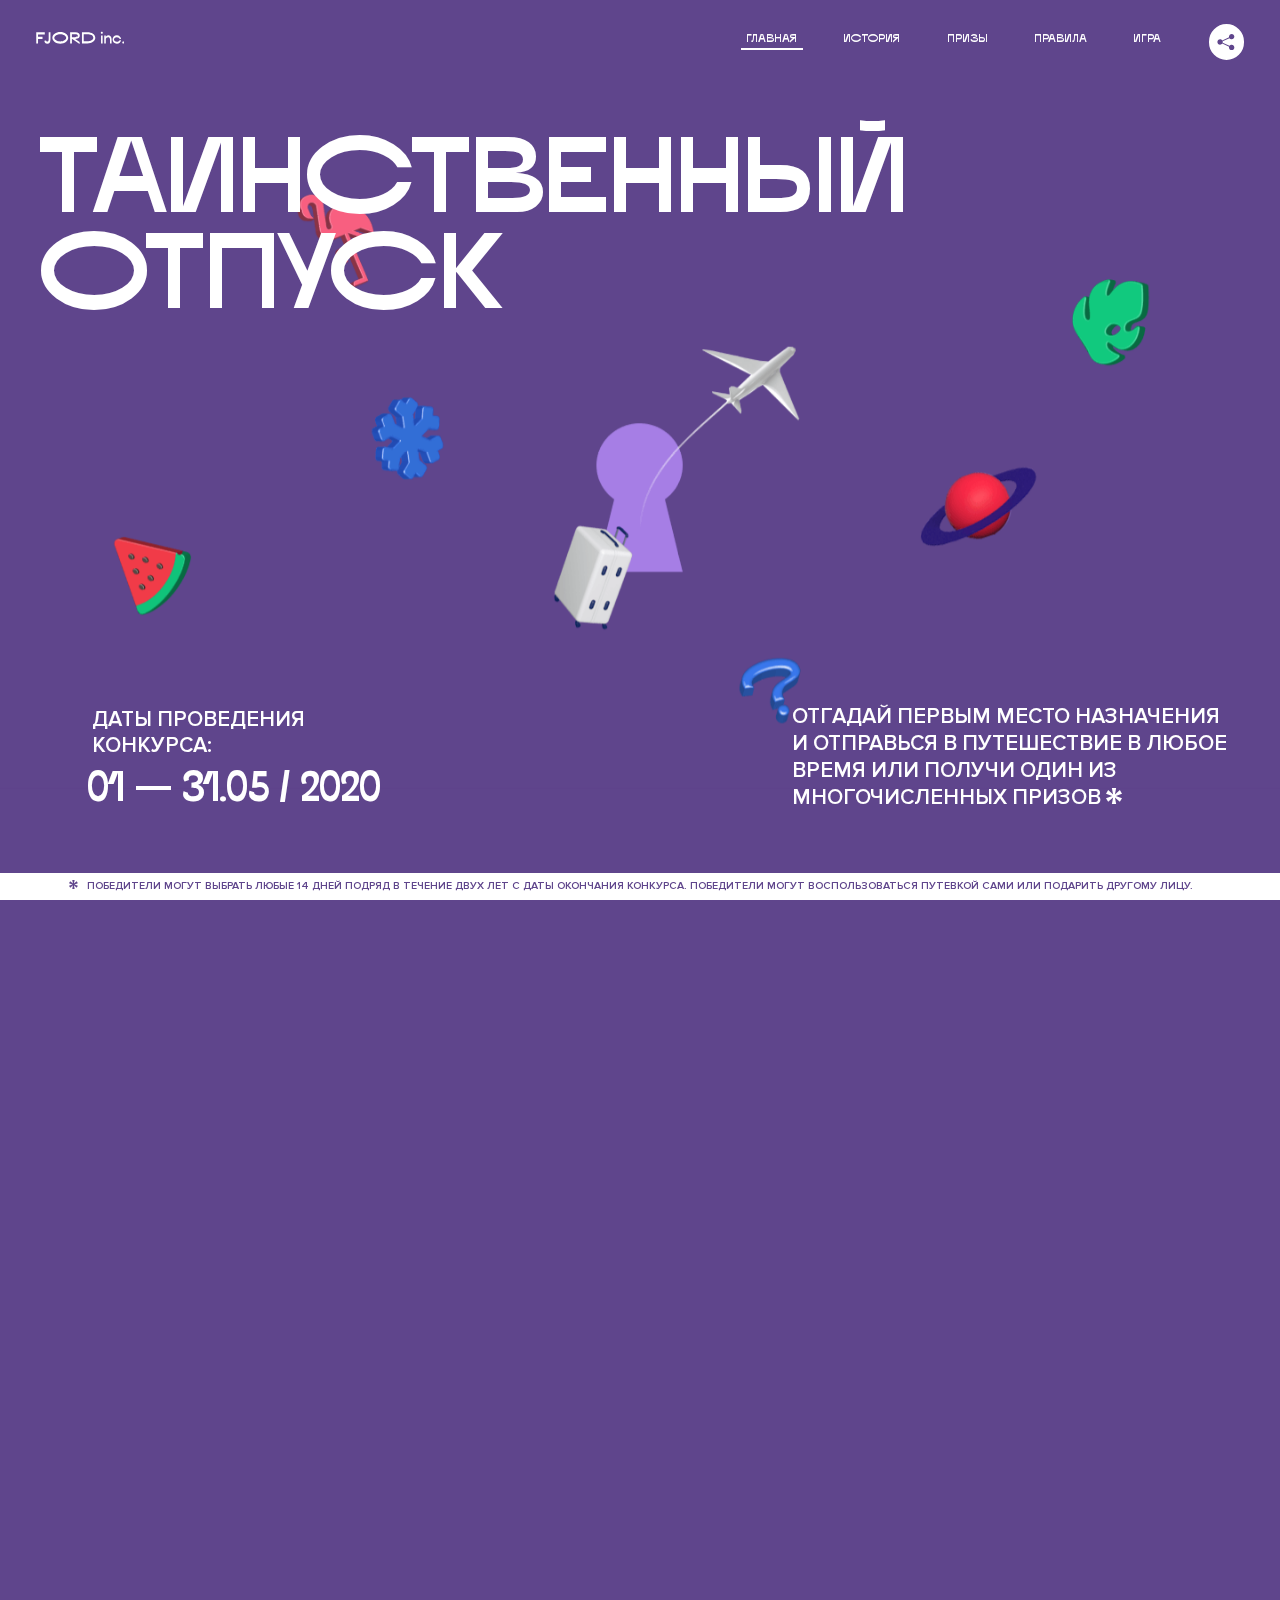
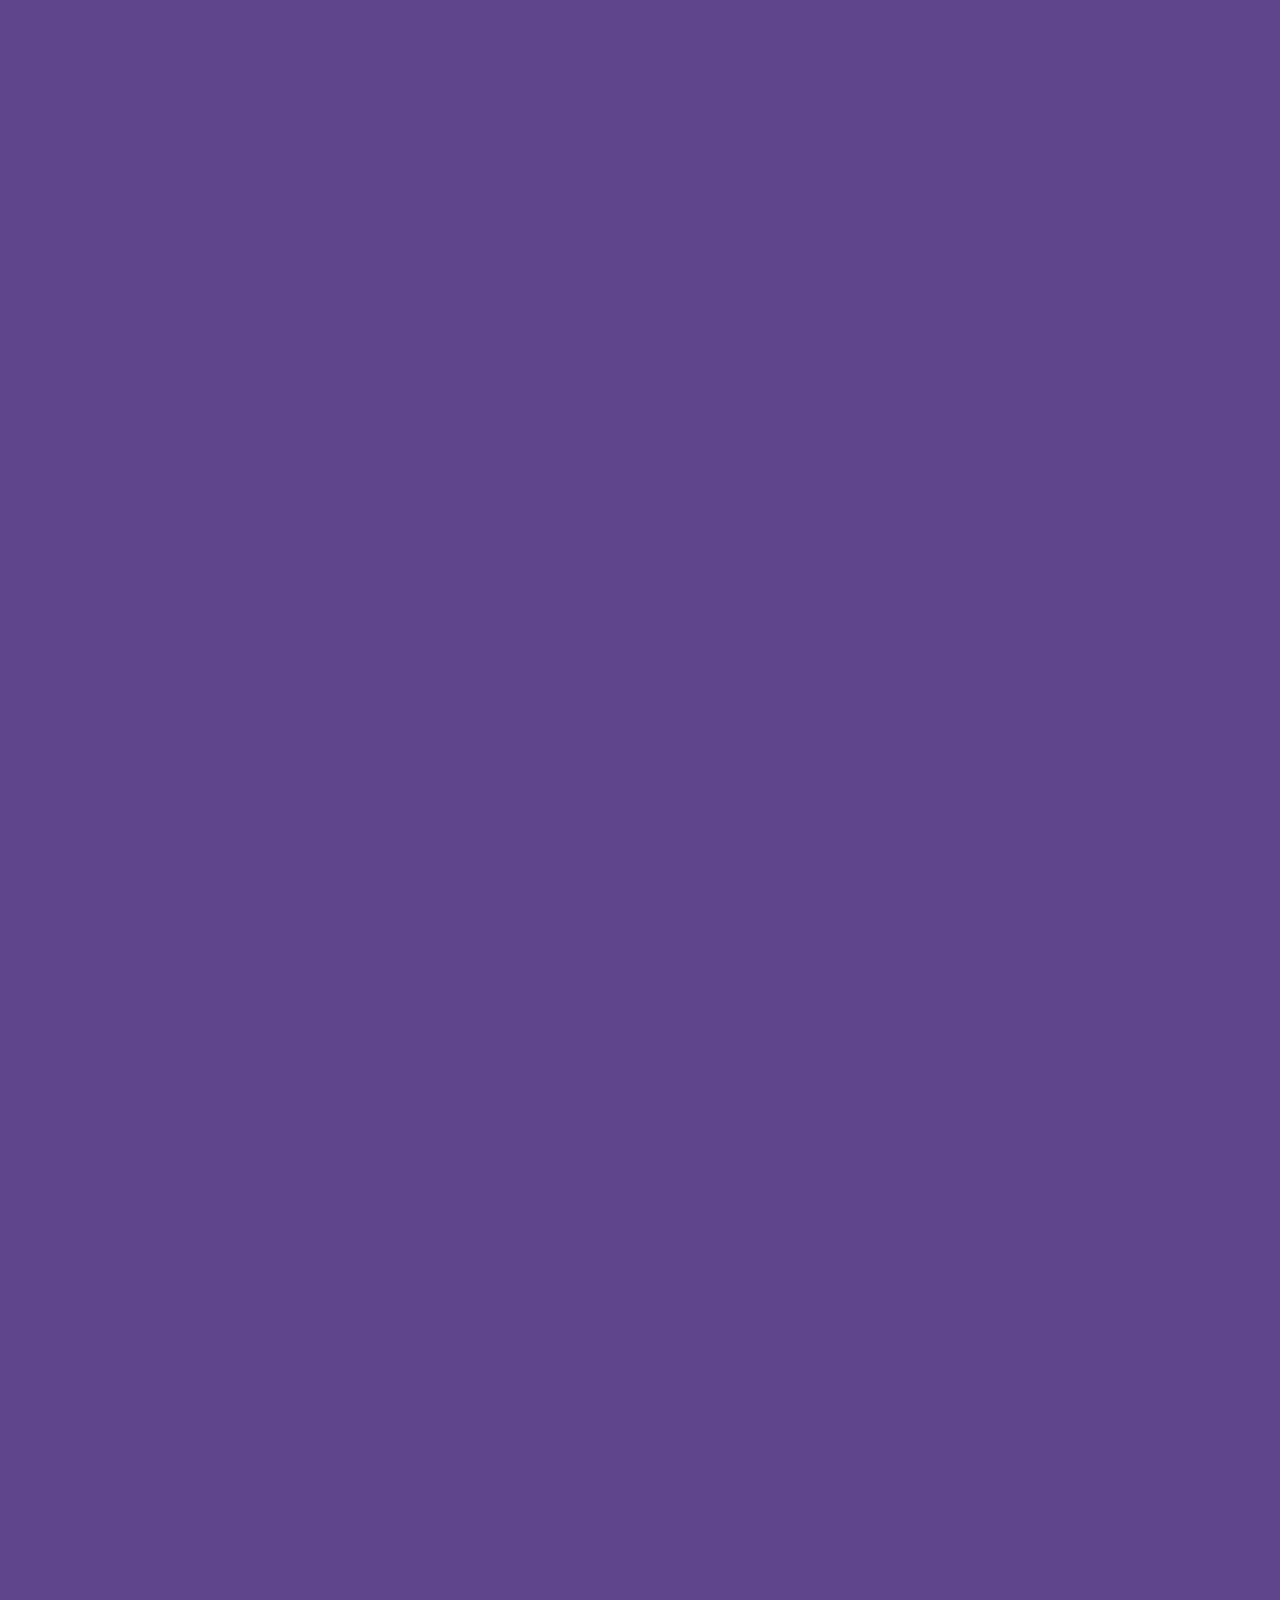
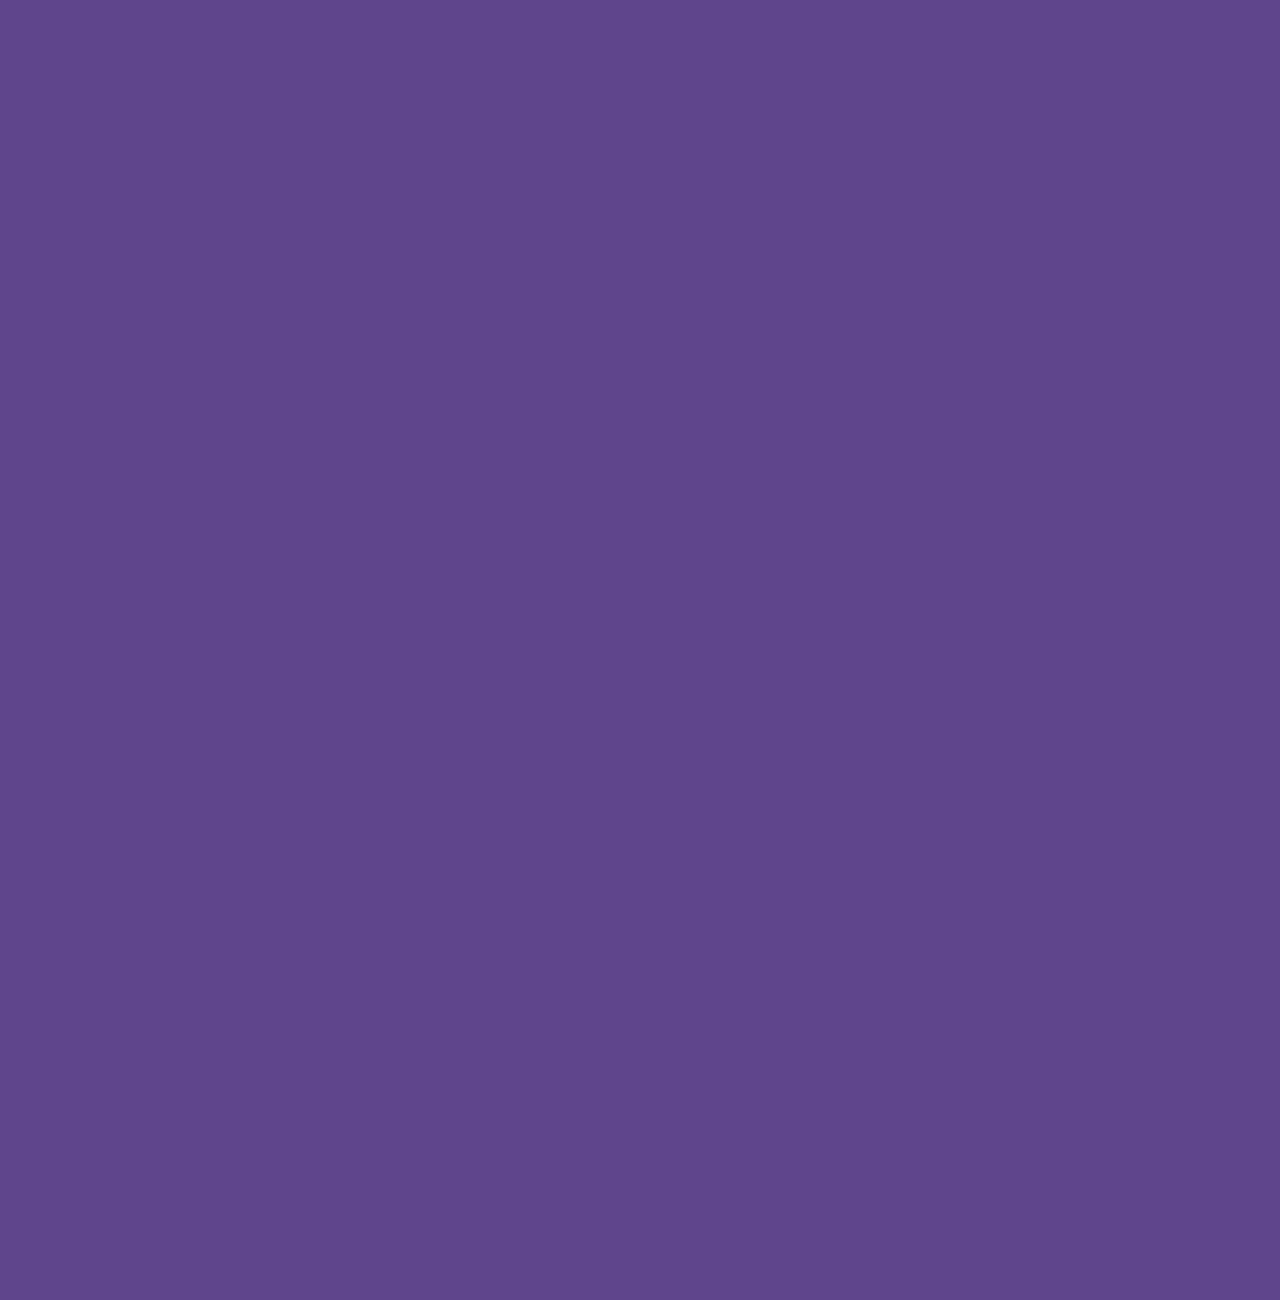
<file: 2/index.html>
<!DOCTYPE html>
<html lang="ru">
<head>
  <meta charset="UTF-8">
  <meta name="description" content="">
  <meta name="viewport" content="width=device-width, initial-scale=1.0">
  <meta http-equiv="X-UA-Compatible" content="ie=edge">
  <title>Mysterious Vacation</title>
  <link rel="stylesheet" href="css/style.min.css">
<link href="css/style.min.css" rel="stylesheet">  <base href="https://htmlacademy-animation.github.io/1225915-magic-vacation-1/2/">
</head>
<body>

  <header class="page-header js-header">
    <div class="page-header__wrapper">
      <a href="#" class="page-header__logo" aria-label="Перейти на страницу FJORD.Inc">
        <svg width="100" height="15" viewBox="0 0 100 15" fill="none" xmlns="http://www.w3.org/2000/svg">
          <path d="M0.26 1.4V14H2.276V8.906H7.334V6.44H2.276V3.848H9.872V1.4H0.26ZM12.733 14.36C15.127 14.36 16.243 12.65 16.243 9.5V1.4H14.263V8.96C14.263 11.21 13.723 11.876 12.733 11.876C11.833 11.876 11.473 11.3 11.347 10.58L9.36702 10.94C9.63702 13.046 10.663 14.36 12.733 14.36ZM18.3918 7.7C18.3918 11.372 22.3878 14.36 27.3198 14.36C32.2518 14.36 36.2478 11.372 36.2478 7.7C36.2478 4.028 32.2518 1.04 27.3198 1.04C22.3878 1.04 18.3918 4.028 18.3918 7.7ZM20.6058 7.7C20.6058 5.378 23.6118 3.524 27.3198 3.524C30.9918 3.524 33.9798 5.378 33.9798 7.7C33.9798 10.004 30.9918 11.858 27.3198 11.858C23.6118 11.858 20.6058 10.004 20.6058 7.7ZM40.403 14V8.906H40.799L49.079 14.702V12.38L44.039 8.906H44.201C47.999 8.906 49.277 7.304 49.277 5.162C49.277 3.092 47.999 1.4 44.201 1.4H38.387V14H40.403ZM43.535 3.722C45.785 3.722 47.045 4.136 47.045 5.432C47.045 6.764 45.785 7.034 43.535 7.034H40.403V3.722H43.535ZM51.6936 1.382V14H57.8676C62.7456 14 66.7236 11.534 66.7236 7.7C66.7236 3.848 62.7456 1.382 57.8676 1.382H51.6936ZM53.7096 11.624V3.722H57.5436C61.5396 3.722 64.4916 5.018 64.4916 7.7C64.4916 10.238 61.5396 11.624 57.5436 11.624H53.7096ZM73.1832 14.018H74.9832V5H73.1832V14.018ZM72.9132 1.976C72.9132 2.57 73.3992 3.092 74.0832 3.092C74.7492 3.092 75.2352 2.57 75.2352 1.976C75.2352 1.382 74.7672 0.805999 74.0832 0.805999C73.3812 0.805999 72.9132 1.382 72.9132 1.976ZM76.7867 14H78.5687V9.104C78.7487 8.006 79.5947 6.962 81.0887 6.962C82.1147 6.962 83.2667 7.448 83.2667 9.554V14H85.0487V9.014C85.0487 6.152 83.2307 4.73 81.3587 4.73C79.9187 4.73 79.0727 5.558 78.5687 6.854V5H76.7867V14ZM90.9898 14.27C93.5098 14.27 95.3818 12.506 95.7238 10.328H94.0498C93.7258 11.3 92.6998 12.02 90.9898 12.02C88.8478 12.02 87.7678 10.922 87.7678 9.59C87.7678 8.24 88.8478 6.962 90.9898 6.962C92.7538 6.962 93.7978 7.844 94.0858 8.924H95.7418C95.4358 6.71 93.6178 4.73 90.9898 4.73C88.0918 4.73 86.1298 7.124 86.1298 9.59C86.1298 12.074 88.1278 14.27 90.9898 14.27ZM97.0693 12.938C97.0693 13.658 97.5553 14.144 98.2753 14.144C98.9953 14.144 99.4813 13.658 99.4813 12.938C99.4813 12.2 98.9953 11.714 98.2753 11.714C97.5553 11.714 97.0693 12.2 97.0693 12.938Z" fill="currentColor"></path>
        </svg>
      </a>
      <button class="page-header__toggler js-menu-toggler" type="button" aria-label="Управление мобильным меню"><span>Меню</span></button>
      <nav class="page-header__nav">
        <div class="page-header__menu js-menu" id="menu">
          <ul>
            <li>
              <a class="js-menu-link" href="#top" data-href="top">главная</a>
            </li>
            <li>
              <a class="js-menu-link" href="#story" data-href="story">история</a>
            </li>
            <li>
              <a class="js-menu-link" href="#prizes" data-href="prizes">призы</a>
            </li>
            <li>
              <a class="js-menu-link" href="#rules" data-href="rules">правила</a>
            </li>
            <li>
              <a class="js-menu-link" href="#game" data-href="game">игра</a>
            </li>
          </ul>
        </div>
        <div class="page-header__social">
          <div class="social-block js-social-block">
            <button class="social-block__toggler" aria-label="Управлять блоком с социальными кнопками">
              <svg width="26" height="22" viewBox="0 0 27 22" fill="none" xmlns="http://www.w3.org/2000/svg">
                <path d="M19.6721 7.43664C21.6273 7.43664 23.213 5.85095 23.213 3.89566C23.213 1.94037 21.6273 0.354675 19.6721 0.354675C17.7168 0.354675 16.1311 1.94037 16.1311 3.89566C16.1311 4.19968 16.1728 4.49178 16.2458 4.77345L7.21751 8.95527C6.57519 8.05214 5.52303 7.46049 4.33078 7.46049C2.37549 7.46049 0.789795 9.04618 0.789795 11.0015C0.789795 12.9568 2.37549 14.5425 4.33078 14.5425C5.52303 14.5425 6.57668 13.9508 7.21751 13.0477L16.2458 17.2295C16.1743 17.5112 16.1311 17.8033 16.1311 18.1073C16.1311 20.0626 17.7168 21.6483 19.6721 21.6483C21.6273 21.6483 23.213 20.0626 23.213 18.1073C23.213 16.152 21.6273 14.5663 19.6721 14.5663C18.4798 14.5663 17.4262 15.158 16.7853 16.0611L7.75701 11.8793C7.82854 11.5976 7.87176 11.3055 7.87176 11.0015C7.87176 10.6974 7.83003 10.4053 7.75701 10.1237L16.7853 5.94186C17.4262 6.84499 18.4783 7.43664 19.6721 7.43664Z" fill="currentColor"></path>
              </svg>
            </button>
            <ul class="social-block__list">
              <li>
                <a class="social-block__link social-block__link--fb" href="#" aria-label="Мы на Facebook">
                  <svg width="8" height="17" viewBox="0 0 8 17" fill="none" xmlns="http://www.w3.org/2000/svg">
                    <path d="M4.24646 16.9899H1.09275L1.05793 8.49828H0V5.30707H1.05793V3.81124C1.05793 1.42084 2.57654 0 5.21735 0H7.41758V3.18585H5.30841C4.28262 3.18585 4.2478 3.48582 4.2478 4.24914V5.30707H7.42964L7.16716 8.49828H4.2478V16.9899H4.24646Z" fill="currentColor"></path>
                  </svg>
                </a>
              </li>
              <li>
                <a class="social-block__link social-block__link--insta" href="#" aria-label="Мы в Instagram">
                  <svg width="15" height="15" viewBox="0 0 15 15" fill="none" xmlns="http://www.w3.org/2000/svg">
                    <path d="M11.0197 0H4.19806C2.14246 0 0.471191 1.66993 0.471191 3.72285V10.5499C0.471191 12.6082 2.14112 14.2727 4.19806 14.2727H11.0197C13.0753 14.2727 14.7466 12.6082 14.7466 10.5499V3.72285C14.7466 1.67127 13.0753 0 11.0197 0ZM11.0197 12.4849H4.19806C3.13076 12.4849 2.26432 11.6158 2.26432 10.5512V3.72419C2.26432 2.65956 3.13076 1.79715 4.19806 1.79715H11.0197C12.087 1.79715 12.9535 2.6609 12.9535 3.72419V10.5512C12.9535 11.6145 12.087 12.4849 11.0197 12.4849Z" fill="currentColor"></path>
                    <path d="M7.60887 3.11084C5.38989 3.11084 3.58203 4.9187 3.58203 7.14036C3.58203 9.35532 5.38989 11.1645 7.60887 11.1645C9.83053 11.1645 11.6357 9.35666 11.6357 7.14036C11.6357 4.9187 9.83053 3.11084 7.60887 3.11084ZM7.60887 9.36871C6.37551 9.36871 5.37784 8.37372 5.37784 7.14036C5.37784 5.90699 6.37551 4.90665 7.60887 4.90665C8.83822 4.90665 9.84259 5.90833 9.84259 7.14036C9.84392 8.37238 8.83822 9.36871 7.60887 9.36871Z" fill="currentColor"></path>
                    <path d="M11.3573 2.35962C10.8256 2.35962 10.3931 2.79752 10.3931 3.32381C10.3931 3.85546 10.8256 4.29336 11.3573 4.29336C11.8862 4.29336 12.3215 3.85546 12.3215 3.32381C12.3215 2.79752 11.8862 2.35962 11.3573 2.35962Z" fill="currentColor"></path>
                  </svg>
                </a>
              </li>
              <li>
                <a class="social-block__link social-block__link--vk" href="#" aria-label="Мы ВКонтакте">
                  <svg width="17" height="10" viewBox="0 0 17 10" fill="none" xmlns="http://www.w3.org/2000/svg">
                    <path d="M14.1234 4.9002C14.1234 4.9002 16.3623 1.72708 16.5866 0.680242C16.6595 0.312285 16.4947 0.103188 16.1069 0.103188C16.1069 0.103188 14.8193 0.103188 14.168 0.103188C13.7235 0.103188 13.5587 0.293278 13.4235 0.579768C13.4235 0.579768 12.3724 2.82553 11.0969 4.24712C10.6861 4.70333 10.4781 4.84318 10.2511 4.84318C10.0646 4.84318 9.98625 4.6911 9.98625 4.27834V0.649016C9.98625 0.147997 9.92545 0.00135496 9.5066 0.00135496H6.39628C6.15578 0.00135496 6.0085 0.134417 6.0085 0.324506C6.0085 0.801084 6.73406 0.908351 6.73406 2.20231V4.87305C6.73406 5.40529 6.70569 5.61575 6.45303 5.61575C5.78016 5.61575 4.19528 3.30618 3.30623 0.678887C3.12923 0.145282 2.93737 0 2.43475 0H0.486409C0.205373 0 0 0.190085 0 0.476576C0 0.991172 0.60666 3.40801 2.99277 6.64358C4.59927 8.8201 6.70569 10 8.60269 10C9.76196 10 10.0416 9.80312 10.0416 9.31432V7.63883C10.0416 7.22607 10.2065 7.04956 10.4429 7.04956C10.7078 7.04956 11.1847 7.13238 12.2805 8.22268C13.5843 9.47862 13.6762 10 14.3896 10H16.5676C16.7919 10 17 9.89273 17 9.52342C17 9.02919 16.3623 8.15343 15.384 7.10659C14.9801 6.56755 14.3302 5.98914 14.1248 5.72301C13.8275 5.40801 13.9154 5.23014 14.1234 4.9002Z" fill="currentColor"></path>
                  </svg>
                </a>
              </li>
            </ul>
          </div>
        </div>
      </nav>
    </div>
  </header>

  <main class="page-content">

    <section class="animation-screen"></section>

    <section class="screen screen--hidden screen--intro js-scrollspy" id="top">
      <div class="screen__wrapper">
        <div class="intro">
          <h1 class="intro__title">Таинственный отпуск</h1>
          <div class="intro__content">
            <div class="intro__info">
              <p class="intro__label">Даты проведения конкурса:</p>
              <p class="intro__date">01 — 31.05 / 2020</p>
            </div>
            <div class="intro__message">
              <p>
                Отгадай первым место назначения и&nbsp;отправься в&nbsp;путешествие в&nbsp;любое время или получи один из многочисленных призов
                <svg width="16" height="16" viewBox="0 0 10 10" fill="none" xmlns="http://www.w3.org/2000/svg">
                  <path d="M0 6.35337L3.90271 4.99012L0 3.64663L1.34615 1.32374L4.44287 4.01073L3.67364 0H6.34615L5.57692 4.01073L8.65385 1.32374L10 3.64663L6.13405 4.99012L10 6.35337L8.65385 8.65651L5.57692 5.98927L6.34615 10H3.67364L4.44287 5.96952L1.34615 8.65651L0 6.35337Z" fill="currentColor"></path>
                </svg>
              </p>
            </div>
          </div>
        </div>
      </div>
      <div class="screen__footer js-footer">
        <button class="screen__footer-enlarge js-footer-toggler" type="button" aria-label="Показать сообщение">
          <svg width="10" height="10" viewBox="0 0 10 10" fill="none" xmlns="http://www.w3.org/2000/svg">
            <path d="M0 6.35337L3.90271 4.99012L0 3.64663L1.34615 1.32374L4.44287 4.01073L3.67364 0H6.34615L5.57692 4.01073L8.65385 1.32374L10 3.64663L6.13405 4.99012L10 6.35337L8.65385 8.65651L5.57692 5.98927L6.34615 10H3.67364L4.44287 5.96952L1.34615 8.65651L0 6.35337Z" fill="currentColor"></path>
          </svg>
        </button>
        <button class="screen__footer-collapse js-footer-toggler" type="button" aria-label="Скрыть сообщение">
          <svg width="13" height="13" viewBox="0 0 13 13" fill="none" xmlns="http://www.w3.org/2000/svg">
            <line x1="12.3536" y1="0.353553" x2="0.738349" y2="11.9688" stroke="currentColor"></line>
            <line x1="0.738319" y1="0.539925" x2="12.3535" y2="12.1551" stroke="currentColor"></line>
          </svg>
        </button>
        <div class="screen__footer-wrapper">
          <div class="screen__footer-announce">
            <p class="screen__footer-label">Даты проведения конкурса:</p>
            <p class="screen__footer-date">01 — 31.05 / 2020</p>
          </div>
          <div class="screen__footer-note">
            <p>
              <svg width="10" height="10" viewBox="0 0 10 10" fill="none" xmlns="http://www.w3.org/2000/svg">
                <path d="M0 6.35337L3.90271 4.99012L0 3.64663L1.34615 1.32374L4.44287 4.01073L3.67364 0H6.34615L5.57692 4.01073L8.65385 1.32374L10 3.64663L6.13405 4.99012L10 6.35337L8.65385 8.65651L5.57692 5.98927L6.34615 10H3.67364L4.44287 5.96952L1.34615 8.65651L0 6.35337Z" fill="currentColor"></path>
              </svg>
              <span>Победители могут выбрать любые 14 дней подряд в&nbsp;течение двух лет с&nbsp;даты окончания конкурса. Победители могут воспользоваться путевкой сами или подарить другому лицу.</span>
            </p>
          </div>
        </div>
      </div>
    </section>

    <section class="screen screen--hidden screen--story js-scrollspy" id="story">

      <div class="slider swiper-container js-slider">

        <div class="swiper-wrapper">

          <div class="slider__item swiper-slide">
            <h2 class="slider__item-title">История</h2>
            <p class="slider__item-text">Джеймс Таргет был основателем компании &laquo;Fjord Inc.&raquo;. С&nbsp;1965 года &laquo;Fjord Inc.&raquo; прославилась надёжными и&nbsp;удобными чемоданами и&nbsp;аксессуарами для туристов.</p>
          </div>

          <div class="slider__item swiper-slide">
            <p class="slider__item-text">Когда Джеймсу было 7&nbsp;лет, в&nbsp;их&nbsp;доме гостил дядюшка и&nbsp;развлекал детей рассказами о&nbsp;своей поездке в&nbsp;место, показавшееся малышу Таргету невероятным. Тогда Джеймс решил, что однажды посетит его, но&nbsp;не&nbsp;будет рассказывать о&nbsp;мечте, пока не&nbsp;осуществит.</p>
          </div>

          <div class="slider__item swiper-slide">
            <p class="slider__item-text">Джеймс Таргет стал увлеченным путешественником. Он&nbsp;посетил 5&nbsp;континентов, 126&nbsp;стран.</p>
          </div>

          <div class="slider__item swiper-slide">
            <p class="slider__item-text">Он&nbsp;сплавлялся по&nbsp;Амазонке и&nbsp;погружался в&nbsp;пещеры Франции, медитировал в&nbsp;горах Тибета и&nbsp;пожимал руку вождя племени Акугауа.</p>
          </div>

          <div class="slider__item swiper-slide">
            <p class="slider__item-text">Из&nbsp;своих поездок Джеймс Таргет привозил идеи, как сделать свои чемоданы &laquo;Fjord Inc.&raquo; удобными и&nbsp;приспособленными к&nbsp;разным дорожным условиям.</p>
          </div>

          <div class="slider__item swiper-slide">
            <p class="slider__item-text">Всё это время Джеймс не&nbsp;оставлял идею поездки своей мечты. Однако, как только он&nbsp;брался за&nbsp;планирование, возникали препятствия, не&nbsp;позволяющие отправиться туда.</p>
          </div>

          <div class="slider__item swiper-slide">
            <p class="slider__item-text">В&nbsp;возрасте 67&nbsp;лет Джеймс Таргет попал под лавину и&nbsp;погиб. В&nbsp;своём завещании он&nbsp;поручил отправить в&nbsp;заветное путешествие трёх смельчаков, единых с&nbsp;ним духом.</p>
          </div>

          <div class="slider__item swiper-slide">
            <p class="slider__item-text">Тех, кто сможет узнать таинственное место, задавая вопросы специально обученному ИИ&nbsp;&laquo;Соне&raquo;, ждет фантастическое путешествие.</p>
          </div>
        </div>
        <div class="slider__controls">
          <button class="slider__control slider__control--prev js-control-prev" type="button" aria-label="Показать предыдущую историю">
            <svg width="12" height="22" viewBox="0 0 12 22" fill="none" xmlns="http://www.w3.org/2000/svg">
              <path d="M11 1L1 11L11 21" stroke="currentColor" stroke-width="2" stroke-linejoin="round"></path>
            </svg>
          </button>
          <button class="slider__control slider__control--next js-control-next" type="button" aria-label="Показать следующую историю">
            <svg width="12" height="22" viewBox="0 0 12 22" fill="none" xmlns="http://www.w3.org/2000/svg">
              <path d="M1 1L11 11L1 21" stroke="currentColor" stroke-width="2" stroke-linejoin="round"></path>
            </svg>
          </button>
        </div>
        <div class="slider__pagination swiper-pagination"></div>
      </div>
    </section>

    <section class="screen screen--hidden screen--prizes js-scrollspy" id="prizes">
      <div class="screen__wrapper">
        <div class="prizes">
          <h2 class="prizes__title">ПРизы</h2>
          <div class="prizes__lead">
            <p>Найди ответ и&nbsp;получи один из&nbsp;призов:</p>
          </div>
          <ul class="prizes__list">
            <li class="prizes__item prizes__item--journeys">
              <div class="prizes__icon">
                <picture>
                  <source srcset="img/prize1-mob.svg" media="(orientation: portrait)">
                  <img src="img/prize1.svg" alt="">
                </picture>
              </div>
              <p class="prizes__desc">
                <b>3</b>
                <span>загадочных путешествия</span>
              </p>
            </li>
            <li class="prizes__item prizes__item--cases">
              <div class="prizes__icon">
                <picture>
                  <source srcset="img/prize2-mob.svg" media="(orientation: portrait)">
                  <img src="img/prize2.svg" alt="">
                </picture>
              </div>
              <p class="prizes__desc">
                <b>7</b>
                <span>надежных чемоданов</span>
              </p>
            </li>
            <li class="prizes__item prizes__item--codes">
              <div class="prizes__icon">
                <picture>
                  <source srcset="img/prize3-mob.svg" media="(orientation: portrait)">
                  <img src="img/prize3.svg" alt="">
                </picture>
              </div>
              <p class="prizes__desc">
                <b>900</b>
                <span>
                  промокодов на&nbsp;скидку 15%
                  <svg width="10" height="10" viewBox="0 0 10 10" fill="none" xmlns="http://www.w3.org/2000/svg">
                    <path d="M0 6.35337L3.90271 4.99012L0 3.64663L1.34615 1.32374L4.44287 4.01073L3.67364 0H6.34615L5.57692 4.01073L8.65385 1.32374L10 3.64663L6.13405 4.99012L10 6.35337L8.65385 8.65651L5.57692 5.98927L6.34615 10H3.67364L4.44287 5.96952L1.34615 8.65651L0 6.35337Z" fill="currentColor"></path>
                  </svg>
                </span>
              </p>
            </li>
          </ul>
        </div>
      </div>
      <div class="screen__footer js-footer">
        <button class="screen__footer-enlarge js-footer-toggler" type="button" aria-label="Показать сообщение">
          <svg width="10" height="10" viewBox="0 0 10 10" fill="none" xmlns="http://www.w3.org/2000/svg">
            <path d="M0 6.35337L3.90271 4.99012L0 3.64663L1.34615 1.32374L4.44287 4.01073L3.67364 0H6.34615L5.57692 4.01073L8.65385 1.32374L10 3.64663L6.13405 4.99012L10 6.35337L8.65385 8.65651L5.57692 5.98927L6.34615 10H3.67364L4.44287 5.96952L1.34615 8.65651L0 6.35337Z" fill="currentColor"></path>
          </svg>
        </button>
        <button class="screen__footer-collapse js-footer-toggler" type="button" aria-label="Скрыть сообщение">
          <svg width="13" height="13" viewBox="0 0 13 13" fill="none" xmlns="http://www.w3.org/2000/svg">
            <line x1="12.3536" y1="0.353553" x2="0.738349" y2="11.9688" stroke="currentColor"></line>
            <line x1="0.738319" y1="0.539925" x2="12.3535" y2="12.1551" stroke="currentColor"></line>
          </svg>
        </button>
        <div class="screen__footer-wrapper">
          <div class="screen__footer-announce">
            <p class="screen__footer-label">Даты проведения конкурса:</p>
            <p class="screen__footer-date">01 — 31.05 / 2020</p>
          </div>
          <div class="screen__footer-note">
            <p>
              <svg width="10" height="10" viewBox="0 0 10 10" fill="none" xmlns="http://www.w3.org/2000/svg">
                <path d="M0 6.35337L3.90271 4.99012L0 3.64663L1.34615 1.32374L4.44287 4.01073L3.67364 0H6.34615L5.57692 4.01073L8.65385 1.32374L10 3.64663L6.13405 4.99012L10 6.35337L8.65385 8.65651L5.57692 5.98927L6.34615 10H3.67364L4.44287 5.96952L1.34615 8.65651L0 6.35337Z" fill="currentColor"></path>
              </svg>
              <span>Скидка&nbsp;15% на&nbsp;единоразовое приобретение путёвки с&nbsp;1&nbsp;июня 2020 по&nbsp;31&nbsp;мая 2022&nbsp;года. Суммируется с&nbsp;другими акциями</span>
            </p>
          </div>
        </div>
      </div>
    </section>

    <section class="screen screen--hidden screen--rules js-scrollspy" id="rules">
      <div class="screen__wrapper">
        <div class="rules">
          <h2 class="rules__title">Правила</h2>
          <div class="rules__lead">
            <p>Для того чтобы получить наследство Джеймса Таргета, тебе нужно выведать у&nbsp;&laquo;Сони&raquo;, куда предстоит отправиться тебе в&nbsp;случае победы</p>
          </div>
          <ol class="rules__list">
            <li class="rules__item">
              <p>Тебе отводится <br>5&nbsp;минут</p>
            </li>
            <li class="rules__item">
              <p>Задавай любые вопросы в&nbsp;текстовом поле</p>
            </li>
            <li class="rules__item">
              <p>Нажимай кнопку &laquo;Узнать&raquo;, чтобы получить ответ</p>
            </li>
            <li class="rules__item">
              <p>&laquo;Соня&raquo; может отвечать только&nbsp;Да или Нет</p>
            </li>
          </ol>
          <a href="#game" class="rules__link btn">Погнали!</a>
        </div>
      </div>
      <div class="screen__disclaimer">
        <div class="disclaimer">
          <ul>
            <li>
              <a href="#">Правовая информация</a>
            </li>
            <li>
              <a href="#">Подробные правила</a>
            </li>
          </ul>
        </div>
      </div>
    </section>

    <section class="screen screen--hidden screen--game js-scrollspy" id="game">
      <div class="screen__wrapper">
        <div class="game">
          <div class="game__header">
            <h2 class="game__title">Игра</h2>
            <div class="game__counter">
              <span>05</span>:<span>00</span>
            </div>
          </div>
          <div class="game__body">
            <div class="chat">
              <div class="chat__body js-chat">
                <ul class="chat__list" id="messages"></ul>
              </div>
              <div class="chat__footer">
                <form action="#" method="post" class="form" id="message-form">
                  <label for="message-field" class="visually-hidden">Поле для ввода вопроса</label>
                  <input type="text" class="form__field" id="message-field">
                  <button class="form__button btn">
                    Узнать
                    <svg width="18" height="19" viewBox="0 0 18 19" fill="none" xmlns="http://www.w3.org/2000/svg">
                      <path stroke="currentColor" stroke-width="2" d="M9 19V1"></path>
                      <path d="M1 9l8-8 8 8" stroke="currentColor" stroke-width="2" stroke-linejoin="round"></path>
                    </svg>
                  </button>
                </form>
              </div>
            </div>
          </div>
          <!-- временные кнопки для показа результата -->
          <div class="game__buttons">
            <button class="game__button btn js-show-result" type="button" data-target="result">Положительный результат</button>
            <button class="game__button btn js-show-result" type="button" data-target="result2">Положительный результат - 2</button>
            <button class="game__button btn js-show-result" type="button" data-target="result3">Отрицательный результат</button>
          </div>
        </div>
      </div>
    </section>

    <section class="screen screen--hidden screen--result" id="result">
      <div class="screen__wrapper">
        <div class="result result--trip">
          <div class="result__image">
            <picture>
              <source srcset="img/result1-mob.png 1x, img/result1-mob@2x.png 2x" media="(max-width: 768px) and (orientation: portrait)">
              <img src="img/result1.png" srcset="img/result1@2x.png 2x" alt="">
            </picture>
          </div>
          <h2 class="result__title">
            <span class="visually-hidden">ПОбеда!</span>
            <svg xmlns="http://www.w3.org/2000/svg" viewBox="0 0 568.85 109.24">
              <path d="M16,24.44V92H2.6V8H75V92H61.52V24.44H16Z" transform="translate(-2.1 -1.5)" fill="none" stroke="currentColor"></path>
              <path d="M148.76,5.6c32.88,0,59.52,19.92,59.52,44.4s-26.64,44.4-59.52,44.4S89.24,74.48,89.24,50,115.88,5.6,148.76,5.6Zm0,72.12c24.48,0,44.4-12.36,44.4-27.72s-19.92-27.84-44.4-27.84C124,22.16,104,34.52,104,50S124,77.72,148.76,77.72Z" transform="translate(-2.1 -1.5)" fill="none" stroke="currentColor"></path>
              <path d="M287.36,8V24.44H236v14.4h25.32c25.44,0,34,11.16,34,26.52,0,15.6-8.52,26.64-34,26.64H222.56V8h64.8ZM256.88,76.52c15.12,0,23.52-2,23.52-11.52S272,54.44,256.88,54.44H236V76.52h20.88Z" transform="translate(-2.1 -1.5)" fill="none" stroke="currentColor"></path>
              <path d="M371.47,8V24.44H320.84V41.6h33.6V58h-33.6V75.56h50.64V92H307.4V8h64.08Z" transform="translate(-2.1 -1.5)" fill="none" stroke="currentColor"></path>
              <path d="M382.39,110.24V75.56h7.44c4.56-4.68,7.8-18.36,8.76-56L399,8h48.6V75.56h10v34.68H442.87V92H397v18.24H382.39Zm51.72-34.68V24.44H411.55v3.12c-0.48,22.44-3.24,37.68-7.2,48h29.76Z" transform="translate(-2.1 -1.5)" fill="none" stroke="currentColor"></path>
              <path d="M463.75,92l28-84h27.12l28.08,84H533.47l-7.8-23.52h-37.8L480.07,92H463.75Zm56.64-40L507,11.84,493.51,52h26.88Z" transform="translate(-2.1 -1.5)" fill="none" stroke="currentColor"></path>
              <path d="M554.12,70.4L555.55,2H569l1.44,68.4H554.12Zm8.28,6.36c4.8,0,8,3.24,8,8.16a8,8,0,1,1-16.08,0C554.35,80,557.59,76.76,562.39,76.76Z" transform="translate(-2.1 -1.5)" fill="none" stroke="currentColor"></path>
            </svg>
          </h2>
          <div class="result__text">
            <p>ты&nbsp;отправляешься в&nbsp;Арктику!</p>
          </div>
          <div class="result__form">
            <form action="#" method="post" class="form form--result">
              <label for="email-field" class="form__label">зарегистрируй результат</label>
              <input type="email" class="form__field" id="email-field" placeholder="e-mail для регистации результата и получения приза" required="">
              <button class="form__button btn">
                отправить
                <svg width="18" height="19" viewBox="0 0 18 19" fill="none" xmlns="http://www.w3.org/2000/svg">
                  <path stroke="currentColor" stroke-width="2" d="M9 19V1"></path>
                  <path d="M1 9l8-8 8 8" stroke="currentColor" stroke-width="2" stroke-linejoin="round"></path>
                </svg>
              </button>
            </form>
          </div>
        </div>
      </div>
    </section>

    <section class="screen screen--hidden screen--result" id="result2">
      <div class="screen__wrapper">
        <div class="result result--prize">
          <div class="result__image">
            <picture>
              <source srcset="img/result2-mob.png 1x, img/result2-mob@2x.png 2x" media="(max-width: 768px) and (orientation: portrait)">
              <img src="img/result2.png" srcset="img/result2@2x.png 2x" alt="">
            </picture>
          </div>
          <h2 class="result__title">
            <span class="visually-hidden">ПОбеда!</span>
            <svg xmlns="http://www.w3.org/2000/svg" viewBox="0 0 568.85 109.24">
              <path d="M16,24.44V92H2.6V8H75V92H61.52V24.44H16Z" transform="translate(-2.1 -1.5)" fill="none" stroke="currentColor"></path>
              <path d="M148.76,5.6c32.88,0,59.52,19.92,59.52,44.4s-26.64,44.4-59.52,44.4S89.24,74.48,89.24,50,115.88,5.6,148.76,5.6Zm0,72.12c24.48,0,44.4-12.36,44.4-27.72s-19.92-27.84-44.4-27.84C124,22.16,104,34.52,104,50S124,77.72,148.76,77.72Z" transform="translate(-2.1 -1.5)" fill="none" stroke="currentColor"></path>
              <path d="M287.36,8V24.44H236v14.4h25.32c25.44,0,34,11.16,34,26.52,0,15.6-8.52,26.64-34,26.64H222.56V8h64.8ZM256.88,76.52c15.12,0,23.52-2,23.52-11.52S272,54.44,256.88,54.44H236V76.52h20.88Z" transform="translate(-2.1 -1.5)" fill="none" stroke="currentColor"></path>
              <path d="M371.47,8V24.44H320.84V41.6h33.6V58h-33.6V75.56h50.64V92H307.4V8h64.08Z" transform="translate(-2.1 -1.5)" fill="none" stroke="currentColor"></path>
              <path d="M382.39,110.24V75.56h7.44c4.56-4.68,7.8-18.36,8.76-56L399,8h48.6V75.56h10v34.68H442.87V92H397v18.24H382.39Zm51.72-34.68V24.44H411.55v3.12c-0.48,22.44-3.24,37.68-7.2,48h29.76Z" transform="translate(-2.1 -1.5)" fill="none" stroke="currentColor"></path>
              <path d="M463.75,92l28-84h27.12l28.08,84H533.47l-7.8-23.52h-37.8L480.07,92H463.75Zm56.64-40L507,11.84,493.51,52h26.88Z" transform="translate(-2.1 -1.5)" fill="none" stroke="currentColor"></path>
              <path d="M554.12,70.4L555.55,2H569l1.44,68.4H554.12Zm8.28,6.36c4.8,0,8,3.24,8,8.16a8,8,0,1,1-16.08,0C554.35,80,557.59,76.76,562.39,76.76Z" transform="translate(-2.1 -1.5)" fill="none" stroke="currentColor"></path>
            </svg>
          </h2>
          <div class="result__text">
            <p>чемодан &laquo;Fjord&nbsp;Inc.&raquo;&nbsp;твой</p>
          </div>
          <div class="result__form">
            <form action="#" method="post" class="form form--result">
              <label for="email-field2" class="form__label">зарегистрируй результат</label>
              <input type="email" class="form__field" id="email-field2" placeholder="e-mail для регистации результата и получения приза" required="">
              <button class="form__button btn">
                отправить
                <svg width="18" height="19" viewBox="0 0 18 19" fill="none" xmlns="http://www.w3.org/2000/svg">
                  <path stroke="currentColor" stroke-width="2" d="M9 19V1"></path>
                  <path d="M1 9l8-8 8 8" stroke="currentColor" stroke-width="2" stroke-linejoin="round"></path>
                </svg>
              </button>
            </form>
          </div>
        </div>
      </div>
    </section>

    <section class="screen screen--hidden screen--result" id="result3">
      <div class="screen__wrapper">
        <div class="result result--negative">
          <div class="result__image">
            <picture>
              <source srcset="img/result3-mob.png 1x, img/result3-mob@2x.png 2x" media="(max-width: 768px) and (orientation: portrait)">
              <img src="img/result3.png" srcset="img/result3@2x.png 2x" alt="">
            </picture>
          </div>
          <h2 class="result__title">
            <span class="visually-hidden">Не угадал!</span>
            <svg xmlns="http://www.w3.org/2000/svg" viewBox="0 0 660.77 109.24">
              <path d="M2.66,92V8H16.1V42.2H53.3V8H66.74V92H53.3V58.64H16.1V92H2.66Z" transform="translate(-2.16 -1.5)" fill="none" stroke="currentColor"></path>
              <path d="M147.62,8V24.44H97V41.6h33.6V58H97V75.56h50.64V92H83.54V8h64.08Z" transform="translate(-2.16 -1.5)" fill="none" stroke="currentColor"></path>
              <path d="M199.22,8l20.52,42.36L235.34,8h16.44l-31,84H204.38l9.48-25.92L185.78,8h13.44Z" transform="translate(-2.16 -1.5)" fill="none" stroke="currentColor"></path>
              <path d="M273.74,24.44V92H260.3V8h50.16V24.44H273.74Z" transform="translate(-2.16 -1.5)" fill="none" stroke="currentColor"></path>
              <path d="M307.1,92l28-84h27.12l28.08,84H376.82L369,68.48h-37.8L323.42,92H307.1Zm56.64-40L350.3,11.84,336.86,52h26.88Z" transform="translate(-2.16 -1.5)" fill="none" stroke="currentColor"></path>
              <path d="M396.38,110.24V75.56h7.44c4.56-4.68,7.8-18.36,8.76-56L412.94,8h48.6V75.56h10v34.68H456.86V92H411v18.24H396.38ZM448.1,75.56V24.44H425.54v3.12c-0.48,22.44-3.24,37.68-7.2,48H448.1Z" transform="translate(-2.16 -1.5)" fill="none" stroke="currentColor"></path>
              <path d="M477.74,92l28-84h27.12L560.9,92H547.46l-7.8-23.52h-37.8L494.06,92H477.74Zm56.64-40-13.44-40.2L507.5,52h26.88Z" transform="translate(-2.16 -1.5)" fill="none" stroke="currentColor"></path>
              <path d="M568.7,76.88a13.77,13.77,0,0,0,5,1c6.6,0,10.44-6.24,12-58.32L586.22,8h46.2V92H619V24.44H598.82l-0.12,3.12C597.14,81,589,94.4,573.74,94.4a28.55,28.55,0,0,1-6.72-.84Z" transform="translate(-2.16 -1.5)" fill="none" stroke="currentColor"></path>
              <path d="M646.1,70.4L647.54,2H661l1.44,68.4H646.1Zm8.28,6.36c4.8,0,8,3.24,8,8.16a8,8,0,0,1-16.08,0C646.34,80,649.58,76.76,654.38,76.76Z" transform="translate(-2.16 -1.5)" fill="none" stroke="currentColor"></path>
            </svg>
          </h2>
          <button class="result__button js-play" type="button">
            не сдавайся!
            <span>
              <svg width="27" height="22" viewBox="0 0 27 22" fill="none" xmlns="http://www.w3.org/2000/svg">
                <path d="M10.6899 1.47998C5.42992 1.47998 1.16992 5.73998 1.16992 11C1.16992 16.26 5.42992 20.52 10.6899 20.52C15.9499 20.52 20.2099 16.26 20.2099 11V7.13998" stroke="currentColor" stroke-width="2" stroke-miterlimit="10"></path>
                <path d="M15.1099 12.5099L20.1499 7.13989L25.3099 12.6299" stroke="currentColor" stroke-width="2" stroke-miterlimit="10" stroke-linejoin="round"></path>
              </svg>
            </span>
          </button>
        </div>
      </div>
    </section>

  </main>

<script src="js/script.js"></script></body>
</html>
</file>
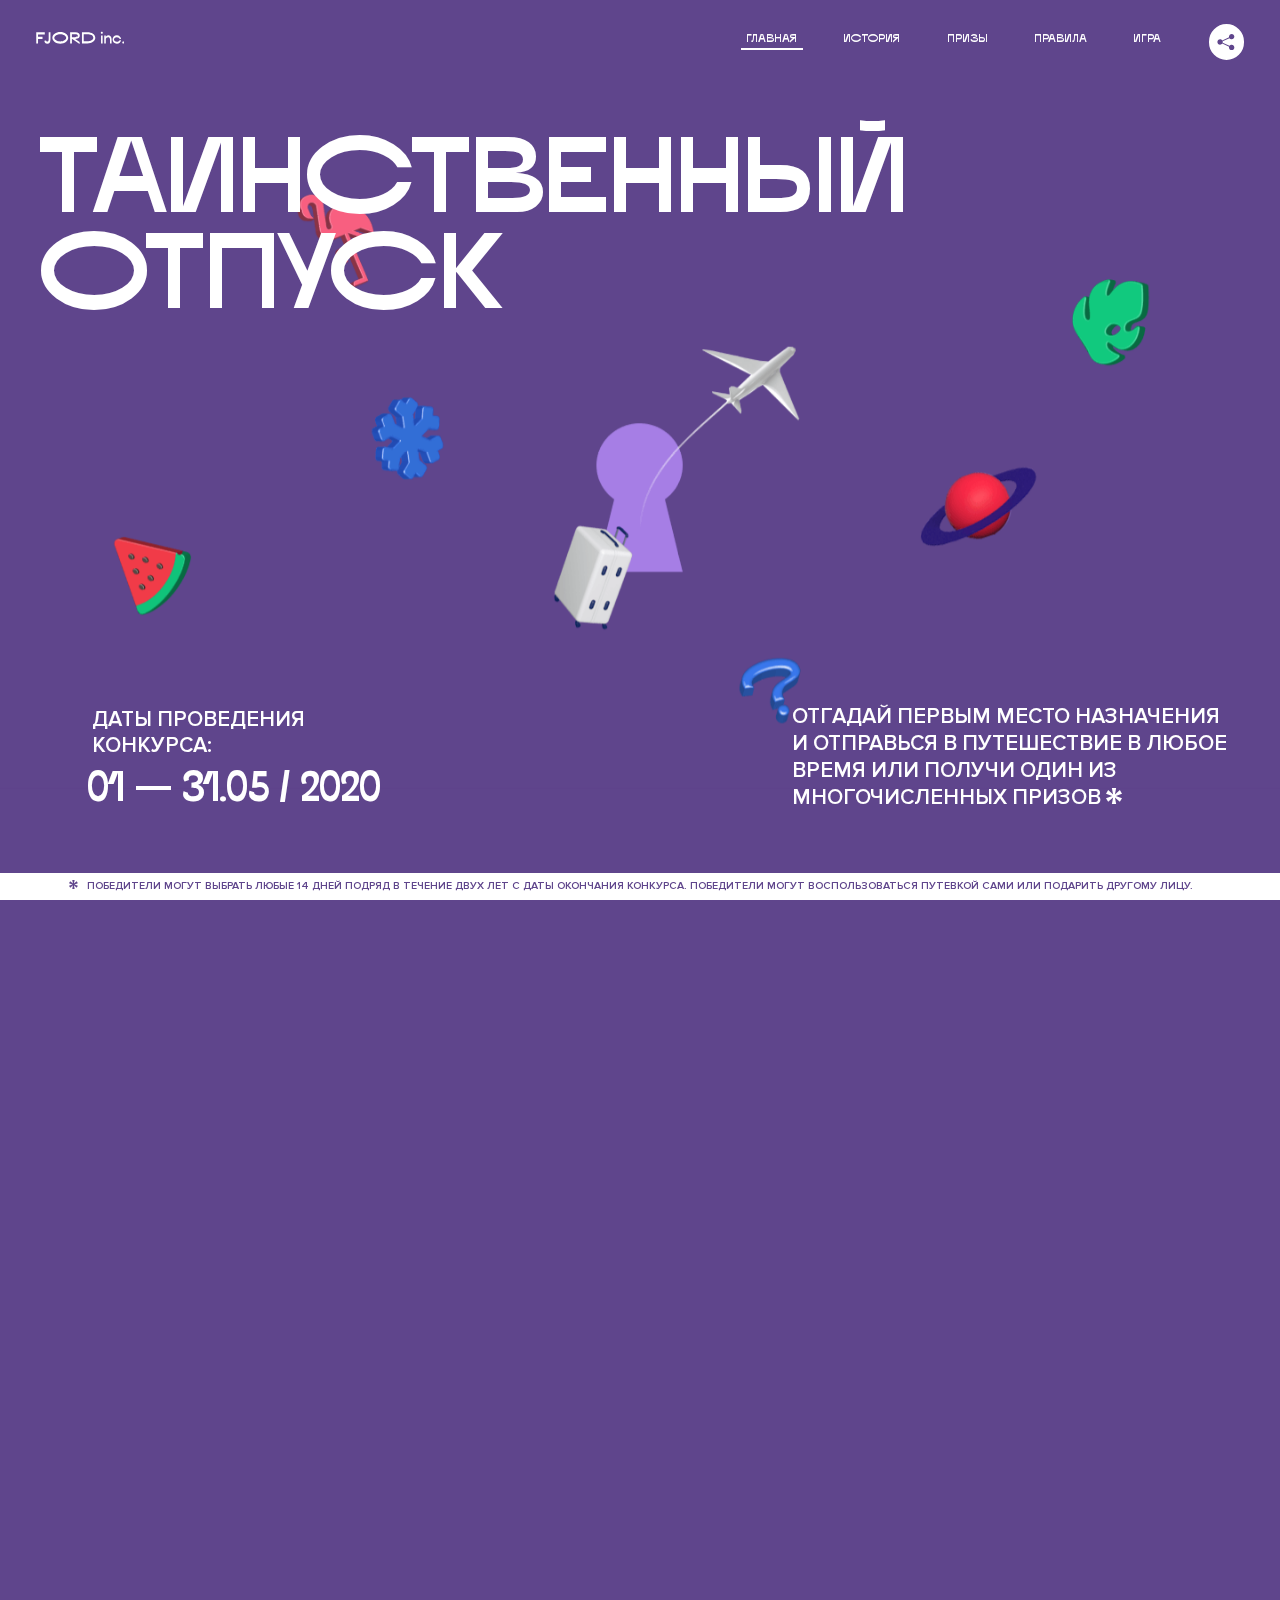
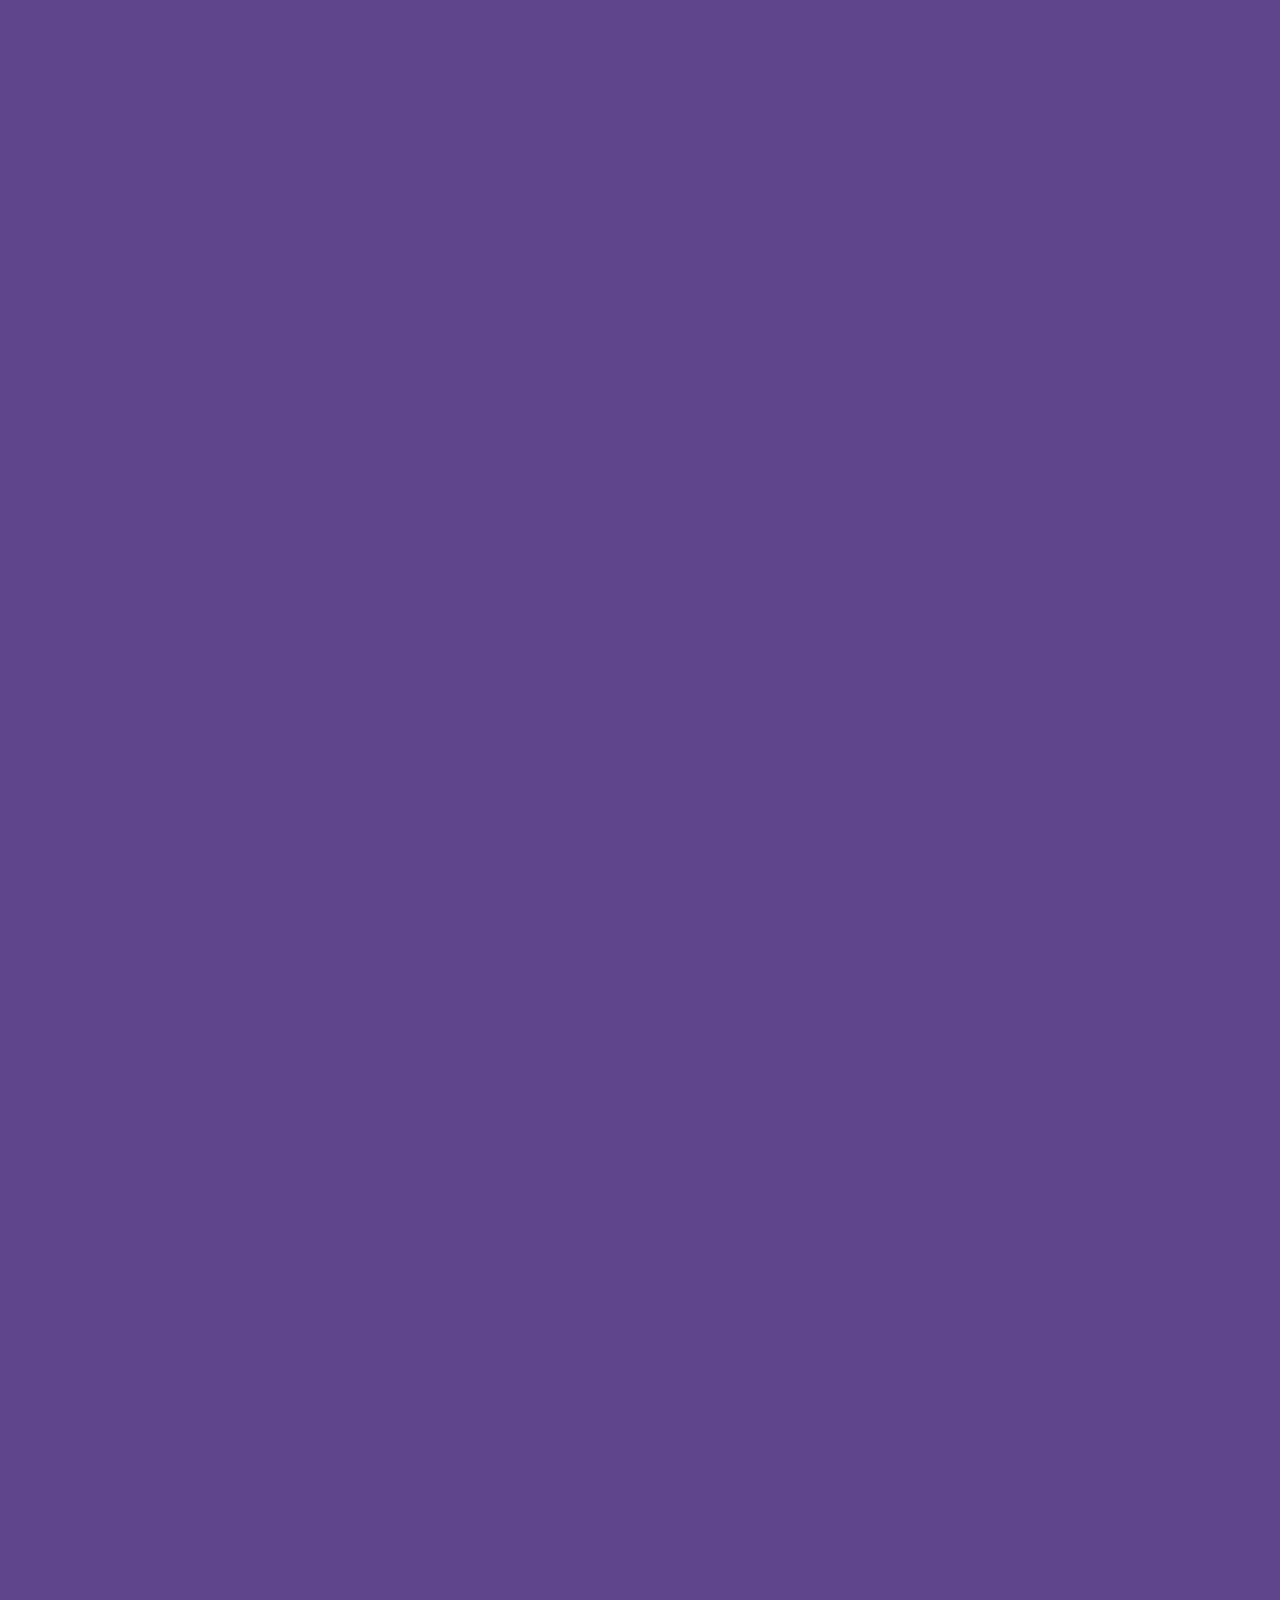
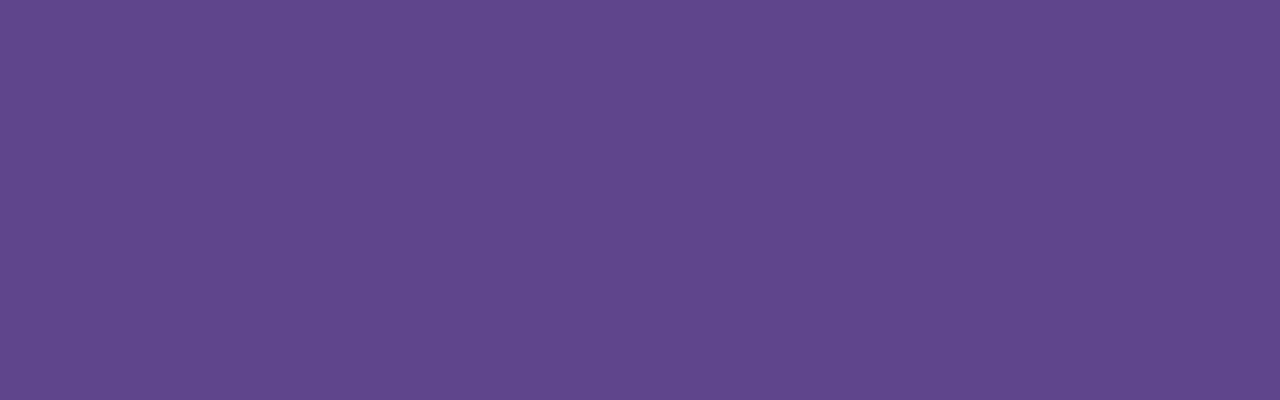
<file: 3/index.html>
<!DOCTYPE html>
<html lang="ru">
<head>
  <meta charset="UTF-8">
  <meta name="description" content="">
  <meta name="viewport" content="width=device-width, initial-scale=1.0">
  <meta http-equiv="X-UA-Compatible" content="ie=edge">
  <title>Mysterious Vacation</title>
  <link rel="stylesheet" href="css/style.min.css">
<link href="css/style.min.css" rel="stylesheet">  <base href="https://htmlacademy-animation.github.io/1225915-magic-vacation-1/3/">
</head>
<body>

  <header class="page-header js-header">
    <div class="page-header__wrapper">
      <a href="#" class="page-header__logo" aria-label="Перейти на страницу FJORD.Inc">
        <svg width="100" height="15" viewBox="0 0 100 15" fill="none" xmlns="http://www.w3.org/2000/svg">
          <path d="M0.26 1.4V14H2.276V8.906H7.334V6.44H2.276V3.848H9.872V1.4H0.26ZM12.733 14.36C15.127 14.36 16.243 12.65 16.243 9.5V1.4H14.263V8.96C14.263 11.21 13.723 11.876 12.733 11.876C11.833 11.876 11.473 11.3 11.347 10.58L9.36702 10.94C9.63702 13.046 10.663 14.36 12.733 14.36ZM18.3918 7.7C18.3918 11.372 22.3878 14.36 27.3198 14.36C32.2518 14.36 36.2478 11.372 36.2478 7.7C36.2478 4.028 32.2518 1.04 27.3198 1.04C22.3878 1.04 18.3918 4.028 18.3918 7.7ZM20.6058 7.7C20.6058 5.378 23.6118 3.524 27.3198 3.524C30.9918 3.524 33.9798 5.378 33.9798 7.7C33.9798 10.004 30.9918 11.858 27.3198 11.858C23.6118 11.858 20.6058 10.004 20.6058 7.7ZM40.403 14V8.906H40.799L49.079 14.702V12.38L44.039 8.906H44.201C47.999 8.906 49.277 7.304 49.277 5.162C49.277 3.092 47.999 1.4 44.201 1.4H38.387V14H40.403ZM43.535 3.722C45.785 3.722 47.045 4.136 47.045 5.432C47.045 6.764 45.785 7.034 43.535 7.034H40.403V3.722H43.535ZM51.6936 1.382V14H57.8676C62.7456 14 66.7236 11.534 66.7236 7.7C66.7236 3.848 62.7456 1.382 57.8676 1.382H51.6936ZM53.7096 11.624V3.722H57.5436C61.5396 3.722 64.4916 5.018 64.4916 7.7C64.4916 10.238 61.5396 11.624 57.5436 11.624H53.7096ZM73.1832 14.018H74.9832V5H73.1832V14.018ZM72.9132 1.976C72.9132 2.57 73.3992 3.092 74.0832 3.092C74.7492 3.092 75.2352 2.57 75.2352 1.976C75.2352 1.382 74.7672 0.805999 74.0832 0.805999C73.3812 0.805999 72.9132 1.382 72.9132 1.976ZM76.7867 14H78.5687V9.104C78.7487 8.006 79.5947 6.962 81.0887 6.962C82.1147 6.962 83.2667 7.448 83.2667 9.554V14H85.0487V9.014C85.0487 6.152 83.2307 4.73 81.3587 4.73C79.9187 4.73 79.0727 5.558 78.5687 6.854V5H76.7867V14ZM90.9898 14.27C93.5098 14.27 95.3818 12.506 95.7238 10.328H94.0498C93.7258 11.3 92.6998 12.02 90.9898 12.02C88.8478 12.02 87.7678 10.922 87.7678 9.59C87.7678 8.24 88.8478 6.962 90.9898 6.962C92.7538 6.962 93.7978 7.844 94.0858 8.924H95.7418C95.4358 6.71 93.6178 4.73 90.9898 4.73C88.0918 4.73 86.1298 7.124 86.1298 9.59C86.1298 12.074 88.1278 14.27 90.9898 14.27ZM97.0693 12.938C97.0693 13.658 97.5553 14.144 98.2753 14.144C98.9953 14.144 99.4813 13.658 99.4813 12.938C99.4813 12.2 98.9953 11.714 98.2753 11.714C97.5553 11.714 97.0693 12.2 97.0693 12.938Z" fill="currentColor"></path>
        </svg>
      </a>
      <button class="page-header__toggler js-menu-toggler" type="button" aria-label="Управление мобильным меню"><span>Меню</span></button>
      <nav class="page-header__nav">
        <div class="page-header__menu js-menu" id="menu">
          <ul>
            <li>
              <a class="js-menu-link" href="#top" data-href="top">главная</a>
            </li>
            <li>
              <a class="js-menu-link" href="#story" data-href="story">история</a>
            </li>
            <li>
              <a class="js-menu-link" href="#prizes" data-href="prizes">призы</a>
            </li>
            <li>
              <a class="js-menu-link" href="#rules" data-href="rules">правила</a>
            </li>
            <li>
              <a class="js-menu-link" href="#game" data-href="game">игра</a>
            </li>
          </ul>
        </div>
        <div class="page-header__social">
          <div class="social-block js-social-block">
            <button class="social-block__toggler" aria-label="Управлять блоком с социальными кнопками">
              <svg width="26" height="22" viewBox="0 0 27 22" fill="none" xmlns="http://www.w3.org/2000/svg">
                <path d="M19.6721 7.43664C21.6273 7.43664 23.213 5.85095 23.213 3.89566C23.213 1.94037 21.6273 0.354675 19.6721 0.354675C17.7168 0.354675 16.1311 1.94037 16.1311 3.89566C16.1311 4.19968 16.1728 4.49178 16.2458 4.77345L7.21751 8.95527C6.57519 8.05214 5.52303 7.46049 4.33078 7.46049C2.37549 7.46049 0.789795 9.04618 0.789795 11.0015C0.789795 12.9568 2.37549 14.5425 4.33078 14.5425C5.52303 14.5425 6.57668 13.9508 7.21751 13.0477L16.2458 17.2295C16.1743 17.5112 16.1311 17.8033 16.1311 18.1073C16.1311 20.0626 17.7168 21.6483 19.6721 21.6483C21.6273 21.6483 23.213 20.0626 23.213 18.1073C23.213 16.152 21.6273 14.5663 19.6721 14.5663C18.4798 14.5663 17.4262 15.158 16.7853 16.0611L7.75701 11.8793C7.82854 11.5976 7.87176 11.3055 7.87176 11.0015C7.87176 10.6974 7.83003 10.4053 7.75701 10.1237L16.7853 5.94186C17.4262 6.84499 18.4783 7.43664 19.6721 7.43664Z" fill="currentColor"></path>
              </svg>
            </button>
            <ul class="social-block__list">
              <li>
                <a class="social-block__link social-block__link--fb" href="#" aria-label="Мы на Facebook">
                  <svg width="8" height="17" viewBox="0 0 8 17" fill="none" xmlns="http://www.w3.org/2000/svg">
                    <path d="M4.24646 16.9899H1.09275L1.05793 8.49828H0V5.30707H1.05793V3.81124C1.05793 1.42084 2.57654 0 5.21735 0H7.41758V3.18585H5.30841C4.28262 3.18585 4.2478 3.48582 4.2478 4.24914V5.30707H7.42964L7.16716 8.49828H4.2478V16.9899H4.24646Z" fill="currentColor"></path>
                  </svg>
                </a>
              </li>
              <li>
                <a class="social-block__link social-block__link--insta" href="#" aria-label="Мы в Instagram">
                  <svg width="15" height="15" viewBox="0 0 15 15" fill="none" xmlns="http://www.w3.org/2000/svg">
                    <path d="M11.0197 0H4.19806C2.14246 0 0.471191 1.66993 0.471191 3.72285V10.5499C0.471191 12.6082 2.14112 14.2727 4.19806 14.2727H11.0197C13.0753 14.2727 14.7466 12.6082 14.7466 10.5499V3.72285C14.7466 1.67127 13.0753 0 11.0197 0ZM11.0197 12.4849H4.19806C3.13076 12.4849 2.26432 11.6158 2.26432 10.5512V3.72419C2.26432 2.65956 3.13076 1.79715 4.19806 1.79715H11.0197C12.087 1.79715 12.9535 2.6609 12.9535 3.72419V10.5512C12.9535 11.6145 12.087 12.4849 11.0197 12.4849Z" fill="currentColor"></path>
                    <path d="M7.60887 3.11084C5.38989 3.11084 3.58203 4.9187 3.58203 7.14036C3.58203 9.35532 5.38989 11.1645 7.60887 11.1645C9.83053 11.1645 11.6357 9.35666 11.6357 7.14036C11.6357 4.9187 9.83053 3.11084 7.60887 3.11084ZM7.60887 9.36871C6.37551 9.36871 5.37784 8.37372 5.37784 7.14036C5.37784 5.90699 6.37551 4.90665 7.60887 4.90665C8.83822 4.90665 9.84259 5.90833 9.84259 7.14036C9.84392 8.37238 8.83822 9.36871 7.60887 9.36871Z" fill="currentColor"></path>
                    <path d="M11.3573 2.35962C10.8256 2.35962 10.3931 2.79752 10.3931 3.32381C10.3931 3.85546 10.8256 4.29336 11.3573 4.29336C11.8862 4.29336 12.3215 3.85546 12.3215 3.32381C12.3215 2.79752 11.8862 2.35962 11.3573 2.35962Z" fill="currentColor"></path>
                  </svg>
                </a>
              </li>
              <li>
                <a class="social-block__link social-block__link--vk" href="#" aria-label="Мы ВКонтакте">
                  <svg width="17" height="10" viewBox="0 0 17 10" fill="none" xmlns="http://www.w3.org/2000/svg">
                    <path d="M14.1234 4.9002C14.1234 4.9002 16.3623 1.72708 16.5866 0.680242C16.6595 0.312285 16.4947 0.103188 16.1069 0.103188C16.1069 0.103188 14.8193 0.103188 14.168 0.103188C13.7235 0.103188 13.5587 0.293278 13.4235 0.579768C13.4235 0.579768 12.3724 2.82553 11.0969 4.24712C10.6861 4.70333 10.4781 4.84318 10.2511 4.84318C10.0646 4.84318 9.98625 4.6911 9.98625 4.27834V0.649016C9.98625 0.147997 9.92545 0.00135496 9.5066 0.00135496H6.39628C6.15578 0.00135496 6.0085 0.134417 6.0085 0.324506C6.0085 0.801084 6.73406 0.908351 6.73406 2.20231V4.87305C6.73406 5.40529 6.70569 5.61575 6.45303 5.61575C5.78016 5.61575 4.19528 3.30618 3.30623 0.678887C3.12923 0.145282 2.93737 0 2.43475 0H0.486409C0.205373 0 0 0.190085 0 0.476576C0 0.991172 0.60666 3.40801 2.99277 6.64358C4.59927 8.8201 6.70569 10 8.60269 10C9.76196 10 10.0416 9.80312 10.0416 9.31432V7.63883C10.0416 7.22607 10.2065 7.04956 10.4429 7.04956C10.7078 7.04956 11.1847 7.13238 12.2805 8.22268C13.5843 9.47862 13.6762 10 14.3896 10H16.5676C16.7919 10 17 9.89273 17 9.52342C17 9.02919 16.3623 8.15343 15.384 7.10659C14.9801 6.56755 14.3302 5.98914 14.1248 5.72301C13.8275 5.40801 13.9154 5.23014 14.1234 4.9002Z" fill="currentColor"></path>
                  </svg>
                </a>
              </li>
            </ul>
          </div>
        </div>
      </nav>
    </div>
  </header>

  <main class="page-content">

    <section class="animation-screen"></section>

    <section class="screen screen--hidden screen--intro js-scrollspy" id="top">
      <div class="screen__wrapper">
        <div class="intro">
          <h1 class="intro__title">Таинственный отпуск</h1>
          <div class="intro__content">
            <div class="intro__info">
              <p class="intro__label">Даты проведения конкурса:</p>
              <p class="intro__date">01 — 31.05 / 2020</p>
            </div>
            <div class="intro__message">
              <p>
                Отгадай первым место назначения и&nbsp;отправься в&nbsp;путешествие в&nbsp;любое время или получи один из многочисленных призов
                <svg width="16" height="16" viewBox="0 0 10 10" fill="none" xmlns="http://www.w3.org/2000/svg">
                  <path d="M0 6.35337L3.90271 4.99012L0 3.64663L1.34615 1.32374L4.44287 4.01073L3.67364 0H6.34615L5.57692 4.01073L8.65385 1.32374L10 3.64663L6.13405 4.99012L10 6.35337L8.65385 8.65651L5.57692 5.98927L6.34615 10H3.67364L4.44287 5.96952L1.34615 8.65651L0 6.35337Z" fill="currentColor"></path>
                </svg>
              </p>
            </div>
          </div>
        </div>
      </div>
      <div class="screen__footer js-footer">
        <button class="screen__footer-enlarge js-footer-toggler" type="button" aria-label="Показать сообщение">
          <svg width="10" height="10" viewBox="0 0 10 10" fill="none" xmlns="http://www.w3.org/2000/svg">
            <path d="M0 6.35337L3.90271 4.99012L0 3.64663L1.34615 1.32374L4.44287 4.01073L3.67364 0H6.34615L5.57692 4.01073L8.65385 1.32374L10 3.64663L6.13405 4.99012L10 6.35337L8.65385 8.65651L5.57692 5.98927L6.34615 10H3.67364L4.44287 5.96952L1.34615 8.65651L0 6.35337Z" fill="currentColor"></path>
          </svg>
        </button>
        <button class="screen__footer-collapse js-footer-toggler" type="button" aria-label="Скрыть сообщение">
          <svg width="13" height="13" viewBox="0 0 13 13" fill="none" xmlns="http://www.w3.org/2000/svg">
            <line x1="12.3536" y1="0.353553" x2="0.738349" y2="11.9688" stroke="currentColor"></line>
            <line x1="0.738319" y1="0.539925" x2="12.3535" y2="12.1551" stroke="currentColor"></line>
          </svg>
        </button>
        <div class="screen__footer-wrapper">
          <div class="screen__footer-announce">
            <p class="screen__footer-label">Даты проведения конкурса:</p>
            <p class="screen__footer-date">01 — 31.05 / 2020</p>
          </div>
          <div class="screen__footer-note">
            <p>
              <svg width="10" height="10" viewBox="0 0 10 10" fill="none" xmlns="http://www.w3.org/2000/svg">
                <path d="M0 6.35337L3.90271 4.99012L0 3.64663L1.34615 1.32374L4.44287 4.01073L3.67364 0H6.34615L5.57692 4.01073L8.65385 1.32374L10 3.64663L6.13405 4.99012L10 6.35337L8.65385 8.65651L5.57692 5.98927L6.34615 10H3.67364L4.44287 5.96952L1.34615 8.65651L0 6.35337Z" fill="currentColor"></path>
              </svg>
              <span>Победители могут выбрать любые 14 дней подряд в&nbsp;течение двух лет с&nbsp;даты окончания конкурса. Победители могут воспользоваться путевкой сами или подарить другому лицу.</span>
            </p>
          </div>
        </div>
      </div>
    </section>

    <section class="screen screen--hidden screen--story js-scrollspy" id="story">

      <div class="slider swiper-container js-slider">

        <div class="swiper-wrapper">

          <div class="slider__item swiper-slide">
            <h2 class="slider__item-title">История</h2>
            <p class="slider__item-text">Джеймс Таргет был основателем компании &laquo;Fjord Inc.&raquo;. С&nbsp;1965 года &laquo;Fjord Inc.&raquo; прославилась надёжными и&nbsp;удобными чемоданами и&nbsp;аксессуарами для туристов.</p>
          </div>

          <div class="slider__item swiper-slide">
            <p class="slider__item-text">Когда Джеймсу было 7&nbsp;лет, в&nbsp;их&nbsp;доме гостил дядюшка и&nbsp;развлекал детей рассказами о&nbsp;своей поездке в&nbsp;место, показавшееся малышу Таргету невероятным. Тогда Джеймс решил, что однажды посетит его, но&nbsp;не&nbsp;будет рассказывать о&nbsp;мечте, пока не&nbsp;осуществит.</p>
          </div>

          <div class="slider__item swiper-slide">
            <p class="slider__item-text">Джеймс Таргет стал увлеченным путешественником. Он&nbsp;посетил 5&nbsp;континентов, 126&nbsp;стран.</p>
          </div>

          <div class="slider__item swiper-slide">
            <p class="slider__item-text">Он&nbsp;сплавлялся по&nbsp;Амазонке и&nbsp;погружался в&nbsp;пещеры Франции, медитировал в&nbsp;горах Тибета и&nbsp;пожимал руку вождя племени Акугауа.</p>
          </div>

          <div class="slider__item swiper-slide">
            <p class="slider__item-text">Из&nbsp;своих поездок Джеймс Таргет привозил идеи, как сделать свои чемоданы &laquo;Fjord Inc.&raquo; удобными и&nbsp;приспособленными к&nbsp;разным дорожным условиям.</p>
          </div>

          <div class="slider__item swiper-slide">
            <p class="slider__item-text">Всё это время Джеймс не&nbsp;оставлял идею поездки своей мечты. Однако, как только он&nbsp;брался за&nbsp;планирование, возникали препятствия, не&nbsp;позволяющие отправиться туда.</p>
          </div>

          <div class="slider__item swiper-slide">
            <p class="slider__item-text">В&nbsp;возрасте 67&nbsp;лет Джеймс Таргет попал под лавину и&nbsp;погиб. В&nbsp;своём завещании он&nbsp;поручил отправить в&nbsp;заветное путешествие трёх смельчаков, единых с&nbsp;ним духом.</p>
          </div>

          <div class="slider__item swiper-slide">
            <p class="slider__item-text">Тех, кто сможет узнать таинственное место, задавая вопросы специально обученному ИИ&nbsp;&laquo;Соне&raquo;, ждет фантастическое путешествие.</p>
          </div>
        </div>
        <div class="slider__controls">
          <button class="slider__control slider__control--prev js-control-prev" type="button" aria-label="Показать предыдущую историю">
            <svg width="12" height="22" viewBox="0 0 12 22" fill="none" xmlns="http://www.w3.org/2000/svg">
              <path d="M11 1L1 11L11 21" stroke="currentColor" stroke-width="2" stroke-linejoin="round"></path>
            </svg>
          </button>
          <button class="slider__control slider__control--next js-control-next" type="button" aria-label="Показать следующую историю">
            <svg width="12" height="22" viewBox="0 0 12 22" fill="none" xmlns="http://www.w3.org/2000/svg">
              <path d="M1 1L11 11L1 21" stroke="currentColor" stroke-width="2" stroke-linejoin="round"></path>
            </svg>
          </button>
        </div>
        <div class="slider__pagination swiper-pagination"></div>
      </div>
    </section>

    <section class="screen screen--hidden screen--prizes js-scrollspy" id="prizes">
      <div class="screen__wrapper">
        <div class="prizes">
          <h2 class="prizes__title">ПРизы</h2>
          <div class="prizes__lead">
            <p>Найди ответ и&nbsp;получи один из&nbsp;призов:</p>
          </div>
          <ul class="prizes__list">
            <li class="prizes__item prizes__item--journeys">
              <div class="prizes__icon">
                <picture>
                  <source srcset="img/prize1-mob.svg" media="(orientation: portrait)">
                  <img src="img/prize1.svg" alt="">
                </picture>
              </div>
              <p class="prizes__desc">
                <b>3</b>
                <span>загадочных путешествия</span>
              </p>
            </li>
            <li class="prizes__item prizes__item--cases">
              <div class="prizes__icon">
                <picture>
                  <source srcset="img/prize2-mob.svg" media="(orientation: portrait)">
                  <img src="img/prize2.svg" alt="">
                </picture>
              </div>
              <p class="prizes__desc">
                <b>7</b>
                <span>надежных чемоданов</span>
              </p>
            </li>
            <li class="prizes__item prizes__item--codes">
              <div class="prizes__icon">
                <picture>
                  <source srcset="img/prize3-mob.svg" media="(orientation: portrait)">
                  <img src="img/prize3.svg" alt="">
                </picture>
              </div>
              <p class="prizes__desc">
                <b>900</b>
                <span>
                  промокодов на&nbsp;скидку 15%
                  <svg width="10" height="10" viewBox="0 0 10 10" fill="none" xmlns="http://www.w3.org/2000/svg">
                    <path d="M0 6.35337L3.90271 4.99012L0 3.64663L1.34615 1.32374L4.44287 4.01073L3.67364 0H6.34615L5.57692 4.01073L8.65385 1.32374L10 3.64663L6.13405 4.99012L10 6.35337L8.65385 8.65651L5.57692 5.98927L6.34615 10H3.67364L4.44287 5.96952L1.34615 8.65651L0 6.35337Z" fill="currentColor"></path>
                  </svg>
                </span>
              </p>
            </li>
          </ul>
        </div>
      </div>
      <div class="screen__footer js-footer">
        <button class="screen__footer-enlarge js-footer-toggler" type="button" aria-label="Показать сообщение">
          <svg width="10" height="10" viewBox="0 0 10 10" fill="none" xmlns="http://www.w3.org/2000/svg">
            <path d="M0 6.35337L3.90271 4.99012L0 3.64663L1.34615 1.32374L4.44287 4.01073L3.67364 0H6.34615L5.57692 4.01073L8.65385 1.32374L10 3.64663L6.13405 4.99012L10 6.35337L8.65385 8.65651L5.57692 5.98927L6.34615 10H3.67364L4.44287 5.96952L1.34615 8.65651L0 6.35337Z" fill="currentColor"></path>
          </svg>
        </button>
        <button class="screen__footer-collapse js-footer-toggler" type="button" aria-label="Скрыть сообщение">
          <svg width="13" height="13" viewBox="0 0 13 13" fill="none" xmlns="http://www.w3.org/2000/svg">
            <line x1="12.3536" y1="0.353553" x2="0.738349" y2="11.9688" stroke="currentColor"></line>
            <line x1="0.738319" y1="0.539925" x2="12.3535" y2="12.1551" stroke="currentColor"></line>
          </svg>
        </button>
        <div class="screen__footer-wrapper">
          <div class="screen__footer-announce">
            <p class="screen__footer-label">Даты проведения конкурса:</p>
            <p class="screen__footer-date">01 — 31.05 / 2020</p>
          </div>
          <div class="screen__footer-note">
            <p>
              <svg width="10" height="10" viewBox="0 0 10 10" fill="none" xmlns="http://www.w3.org/2000/svg">
                <path d="M0 6.35337L3.90271 4.99012L0 3.64663L1.34615 1.32374L4.44287 4.01073L3.67364 0H6.34615L5.57692 4.01073L8.65385 1.32374L10 3.64663L6.13405 4.99012L10 6.35337L8.65385 8.65651L5.57692 5.98927L6.34615 10H3.67364L4.44287 5.96952L1.34615 8.65651L0 6.35337Z" fill="currentColor"></path>
              </svg>
              <span>Скидка&nbsp;15% на&nbsp;единоразовое приобретение путёвки с&nbsp;1&nbsp;июня 2020 по&nbsp;31&nbsp;мая 2022&nbsp;года. Суммируется с&nbsp;другими акциями</span>
            </p>
          </div>
        </div>
      </div>
    </section>

    <section class="screen screen--hidden screen--rules js-scrollspy" id="rules">
      <div class="screen__wrapper">
        <div class="rules">
          <h2 class="rules__title">Правила</h2>
          <div class="rules__lead">
            <p>Для того чтобы получить наследство Джеймса Таргета, тебе нужно выведать у&nbsp;&laquo;Сони&raquo;, куда предстоит отправиться тебе в&nbsp;случае победы</p>
          </div>
          <ol class="rules__list">
            <li class="rules__item">
              <p>Тебе отводится <br>5&nbsp;минут</p>
            </li>
            <li class="rules__item">
              <p>Задавай любые вопросы в&nbsp;текстовом поле</p>
            </li>
            <li class="rules__item">
              <p>Нажимай кнопку &laquo;Узнать&raquo;, чтобы получить ответ</p>
            </li>
            <li class="rules__item">
              <p>&laquo;Соня&raquo; может отвечать только&nbsp;Да или Нет</p>
            </li>
          </ol>
          <a href="#game" class="rules__link btn">Погнали!</a>
        </div>
      </div>
      <div class="screen__disclaimer">
        <div class="disclaimer">
          <ul>
            <li>
              <a href="#">Правовая информация</a>
            </li>
            <li>
              <a href="#">Подробные правила</a>
            </li>
          </ul>
        </div>
      </div>
    </section>

    <section class="screen screen--hidden screen--game js-scrollspy" id="game">
      <div class="screen__wrapper">
        <div class="game">
          <div class="game__header">
            <h2 class="game__title">Игра</h2>
            <div class="game__counter">
              <span>05</span>:<span>00</span>
            </div>
          </div>
          <div class="game__body">
            <div class="chat">
              <div class="chat__body js-chat">
                <ul class="chat__list" id="messages"></ul>
              </div>
              <div class="chat__footer">
                <form action="#" method="post" class="form" id="message-form">
                  <label for="message-field" class="visually-hidden">Поле для ввода вопроса</label>
                  <input type="text" class="form__field" id="message-field">
                  <button class="form__button btn">
                    Узнать
                    <svg width="18" height="19" viewBox="0 0 18 19" fill="none" xmlns="http://www.w3.org/2000/svg">
                      <path stroke="currentColor" stroke-width="2" d="M9 19V1"></path>
                      <path d="M1 9l8-8 8 8" stroke="currentColor" stroke-width="2" stroke-linejoin="round"></path>
                    </svg>
                  </button>
                </form>
              </div>
            </div>
          </div>
          <!-- временные кнопки для показа результата -->
          <div class="game__buttons">
            <button class="game__button btn js-show-result" type="button" data-target="result">Положительный результат</button>
            <button class="game__button btn js-show-result" type="button" data-target="result2">Положительный результат - 2</button>
            <button class="game__button btn js-show-result" type="button" data-target="result3">Отрицательный результат</button>
          </div>
        </div>
      </div>
    </section>

    <section class="screen screen--hidden screen--result" id="result">
      <div class="screen__wrapper">
        <div class="result result--trip">
          <div class="result__image">
            <picture>
              <source srcset="img/result1-mob.png 1x, img/result1-mob@2x.png 2x" media="(max-width: 768px) and (orientation: portrait)">
              <img src="img/result1.png" srcset="img/result1@2x.png 2x" alt="">
            </picture>
          </div>
          <h2 class="result__title">
            <span class="visually-hidden">ПОбеда!</span>
            <svg xmlns="http://www.w3.org/2000/svg" viewBox="0 0 568.85 109.24">
              <path d="M16,24.44V92H2.6V8H75V92H61.52V24.44H16Z" transform="translate(-2.1 -1.5)" fill="none" stroke="currentColor"></path>
              <path d="M148.76,5.6c32.88,0,59.52,19.92,59.52,44.4s-26.64,44.4-59.52,44.4S89.24,74.48,89.24,50,115.88,5.6,148.76,5.6Zm0,72.12c24.48,0,44.4-12.36,44.4-27.72s-19.92-27.84-44.4-27.84C124,22.16,104,34.52,104,50S124,77.72,148.76,77.72Z" transform="translate(-2.1 -1.5)" fill="none" stroke="currentColor"></path>
              <path d="M287.36,8V24.44H236v14.4h25.32c25.44,0,34,11.16,34,26.52,0,15.6-8.52,26.64-34,26.64H222.56V8h64.8ZM256.88,76.52c15.12,0,23.52-2,23.52-11.52S272,54.44,256.88,54.44H236V76.52h20.88Z" transform="translate(-2.1 -1.5)" fill="none" stroke="currentColor"></path>
              <path d="M371.47,8V24.44H320.84V41.6h33.6V58h-33.6V75.56h50.64V92H307.4V8h64.08Z" transform="translate(-2.1 -1.5)" fill="none" stroke="currentColor"></path>
              <path d="M382.39,110.24V75.56h7.44c4.56-4.68,7.8-18.36,8.76-56L399,8h48.6V75.56h10v34.68H442.87V92H397v18.24H382.39Zm51.72-34.68V24.44H411.55v3.12c-0.48,22.44-3.24,37.68-7.2,48h29.76Z" transform="translate(-2.1 -1.5)" fill="none" stroke="currentColor"></path>
              <path d="M463.75,92l28-84h27.12l28.08,84H533.47l-7.8-23.52h-37.8L480.07,92H463.75Zm56.64-40L507,11.84,493.51,52h26.88Z" transform="translate(-2.1 -1.5)" fill="none" stroke="currentColor"></path>
              <path d="M554.12,70.4L555.55,2H569l1.44,68.4H554.12Zm8.28,6.36c4.8,0,8,3.24,8,8.16a8,8,0,1,1-16.08,0C554.35,80,557.59,76.76,562.39,76.76Z" transform="translate(-2.1 -1.5)" fill="none" stroke="currentColor"></path>
            </svg>
          </h2>
          <div class="result__text">
            <p>ты&nbsp;отправляешься в&nbsp;Арктику!</p>
          </div>
          <div class="result__form">
            <form action="#" method="post" class="form form--result">
              <label for="email-field" class="form__label">зарегистрируй результат</label>
              <input type="email" class="form__field" id="email-field" placeholder="e-mail для регистации результата и получения приза" required="">
              <button class="form__button btn">
                отправить
                <svg width="18" height="19" viewBox="0 0 18 19" fill="none" xmlns="http://www.w3.org/2000/svg">
                  <path stroke="currentColor" stroke-width="2" d="M9 19V1"></path>
                  <path d="M1 9l8-8 8 8" stroke="currentColor" stroke-width="2" stroke-linejoin="round"></path>
                </svg>
              </button>
            </form>
          </div>
        </div>
      </div>
    </section>

    <section class="screen screen--hidden screen--result" id="result2">
      <div class="screen__wrapper">
        <div class="result result--prize">
          <div class="result__image">
            <picture>
              <source srcset="img/result2-mob.png 1x, img/result2-mob@2x.png 2x" media="(max-width: 768px) and (orientation: portrait)">
              <img src="img/result2.png" srcset="img/result2@2x.png 2x" alt="">
            </picture>
          </div>
          <h2 class="result__title">
            <span class="visually-hidden">ПОбеда!</span>
            <svg xmlns="http://www.w3.org/2000/svg" viewBox="0 0 568.85 109.24">
              <path d="M16,24.44V92H2.6V8H75V92H61.52V24.44H16Z" transform="translate(-2.1 -1.5)" fill="none" stroke="currentColor"></path>
              <path d="M148.76,5.6c32.88,0,59.52,19.92,59.52,44.4s-26.64,44.4-59.52,44.4S89.24,74.48,89.24,50,115.88,5.6,148.76,5.6Zm0,72.12c24.48,0,44.4-12.36,44.4-27.72s-19.92-27.84-44.4-27.84C124,22.16,104,34.52,104,50S124,77.72,148.76,77.72Z" transform="translate(-2.1 -1.5)" fill="none" stroke="currentColor"></path>
              <path d="M287.36,8V24.44H236v14.4h25.32c25.44,0,34,11.16,34,26.52,0,15.6-8.52,26.64-34,26.64H222.56V8h64.8ZM256.88,76.52c15.12,0,23.52-2,23.52-11.52S272,54.44,256.88,54.44H236V76.52h20.88Z" transform="translate(-2.1 -1.5)" fill="none" stroke="currentColor"></path>
              <path d="M371.47,8V24.44H320.84V41.6h33.6V58h-33.6V75.56h50.64V92H307.4V8h64.08Z" transform="translate(-2.1 -1.5)" fill="none" stroke="currentColor"></path>
              <path d="M382.39,110.24V75.56h7.44c4.56-4.68,7.8-18.36,8.76-56L399,8h48.6V75.56h10v34.68H442.87V92H397v18.24H382.39Zm51.72-34.68V24.44H411.55v3.12c-0.48,22.44-3.24,37.68-7.2,48h29.76Z" transform="translate(-2.1 -1.5)" fill="none" stroke="currentColor"></path>
              <path d="M463.75,92l28-84h27.12l28.08,84H533.47l-7.8-23.52h-37.8L480.07,92H463.75Zm56.64-40L507,11.84,493.51,52h26.88Z" transform="translate(-2.1 -1.5)" fill="none" stroke="currentColor"></path>
              <path d="M554.12,70.4L555.55,2H569l1.44,68.4H554.12Zm8.28,6.36c4.8,0,8,3.24,8,8.16a8,8,0,1,1-16.08,0C554.35,80,557.59,76.76,562.39,76.76Z" transform="translate(-2.1 -1.5)" fill="none" stroke="currentColor"></path>
            </svg>
          </h2>
          <div class="result__text">
            <p>чемодан &laquo;Fjord&nbsp;Inc.&raquo;&nbsp;твой</p>
          </div>
          <div class="result__form">
            <form action="#" method="post" class="form form--result">
              <label for="email-field2" class="form__label">зарегистрируй результат</label>
              <input type="email" class="form__field" id="email-field2" placeholder="e-mail для регистации результата и получения приза" required="">
              <button class="form__button btn">
                отправить
                <svg width="18" height="19" viewBox="0 0 18 19" fill="none" xmlns="http://www.w3.org/2000/svg">
                  <path stroke="currentColor" stroke-width="2" d="M9 19V1"></path>
                  <path d="M1 9l8-8 8 8" stroke="currentColor" stroke-width="2" stroke-linejoin="round"></path>
                </svg>
              </button>
            </form>
          </div>
        </div>
      </div>
    </section>

    <section class="screen screen--hidden screen--result" id="result3">
      <div class="screen__wrapper">
        <div class="result result--negative">
          <div class="result__image">
            <picture>
              <source srcset="img/result3-mob.png 1x, img/result3-mob@2x.png 2x" media="(max-width: 768px) and (orientation: portrait)">
              <img src="img/result3.png" srcset="img/result3@2x.png 2x" alt="">
            </picture>
          </div>
          <h2 class="result__title">
            <span class="visually-hidden">Не угадал!</span>
            <svg xmlns="http://www.w3.org/2000/svg" viewBox="0 0 660.77 109.24">
              <path d="M2.66,92V8H16.1V42.2H53.3V8H66.74V92H53.3V58.64H16.1V92H2.66Z" transform="translate(-2.16 -1.5)" fill="none" stroke="currentColor"></path>
              <path d="M147.62,8V24.44H97V41.6h33.6V58H97V75.56h50.64V92H83.54V8h64.08Z" transform="translate(-2.16 -1.5)" fill="none" stroke="currentColor"></path>
              <path d="M199.22,8l20.52,42.36L235.34,8h16.44l-31,84H204.38l9.48-25.92L185.78,8h13.44Z" transform="translate(-2.16 -1.5)" fill="none" stroke="currentColor"></path>
              <path d="M273.74,24.44V92H260.3V8h50.16V24.44H273.74Z" transform="translate(-2.16 -1.5)" fill="none" stroke="currentColor"></path>
              <path d="M307.1,92l28-84h27.12l28.08,84H376.82L369,68.48h-37.8L323.42,92H307.1Zm56.64-40L350.3,11.84,336.86,52h26.88Z" transform="translate(-2.16 -1.5)" fill="none" stroke="currentColor"></path>
              <path d="M396.38,110.24V75.56h7.44c4.56-4.68,7.8-18.36,8.76-56L412.94,8h48.6V75.56h10v34.68H456.86V92H411v18.24H396.38ZM448.1,75.56V24.44H425.54v3.12c-0.48,22.44-3.24,37.68-7.2,48H448.1Z" transform="translate(-2.16 -1.5)" fill="none" stroke="currentColor"></path>
              <path d="M477.74,92l28-84h27.12L560.9,92H547.46l-7.8-23.52h-37.8L494.06,92H477.74Zm56.64-40-13.44-40.2L507.5,52h26.88Z" transform="translate(-2.16 -1.5)" fill="none" stroke="currentColor"></path>
              <path d="M568.7,76.88a13.77,13.77,0,0,0,5,1c6.6,0,10.44-6.24,12-58.32L586.22,8h46.2V92H619V24.44H598.82l-0.12,3.12C597.14,81,589,94.4,573.74,94.4a28.55,28.55,0,0,1-6.72-.84Z" transform="translate(-2.16 -1.5)" fill="none" stroke="currentColor"></path>
              <path d="M646.1,70.4L647.54,2H661l1.44,68.4H646.1Zm8.28,6.36c4.8,0,8,3.24,8,8.16a8,8,0,0,1-16.08,0C646.34,80,649.58,76.76,654.38,76.76Z" transform="translate(-2.16 -1.5)" fill="none" stroke="currentColor"></path>
            </svg>
          </h2>
          <button class="result__button js-play" type="button">
            не сдавайся!
            <span>
              <svg width="27" height="22" viewBox="0 0 27 22" fill="none" xmlns="http://www.w3.org/2000/svg">
                <path d="M10.6899 1.47998C5.42992 1.47998 1.16992 5.73998 1.16992 11C1.16992 16.26 5.42992 20.52 10.6899 20.52C15.9499 20.52 20.2099 16.26 20.2099 11V7.13998" stroke="currentColor" stroke-width="2" stroke-miterlimit="10"></path>
                <path d="M15.1099 12.5099L20.1499 7.13989L25.3099 12.6299" stroke="currentColor" stroke-width="2" stroke-miterlimit="10" stroke-linejoin="round"></path>
              </svg>
            </span>
          </button>
        </div>
      </div>
    </section>

    <section class="prizes-transition-bg"></section>
  </main>

<script src="js/script.js"></script></body>
</html>
</file>
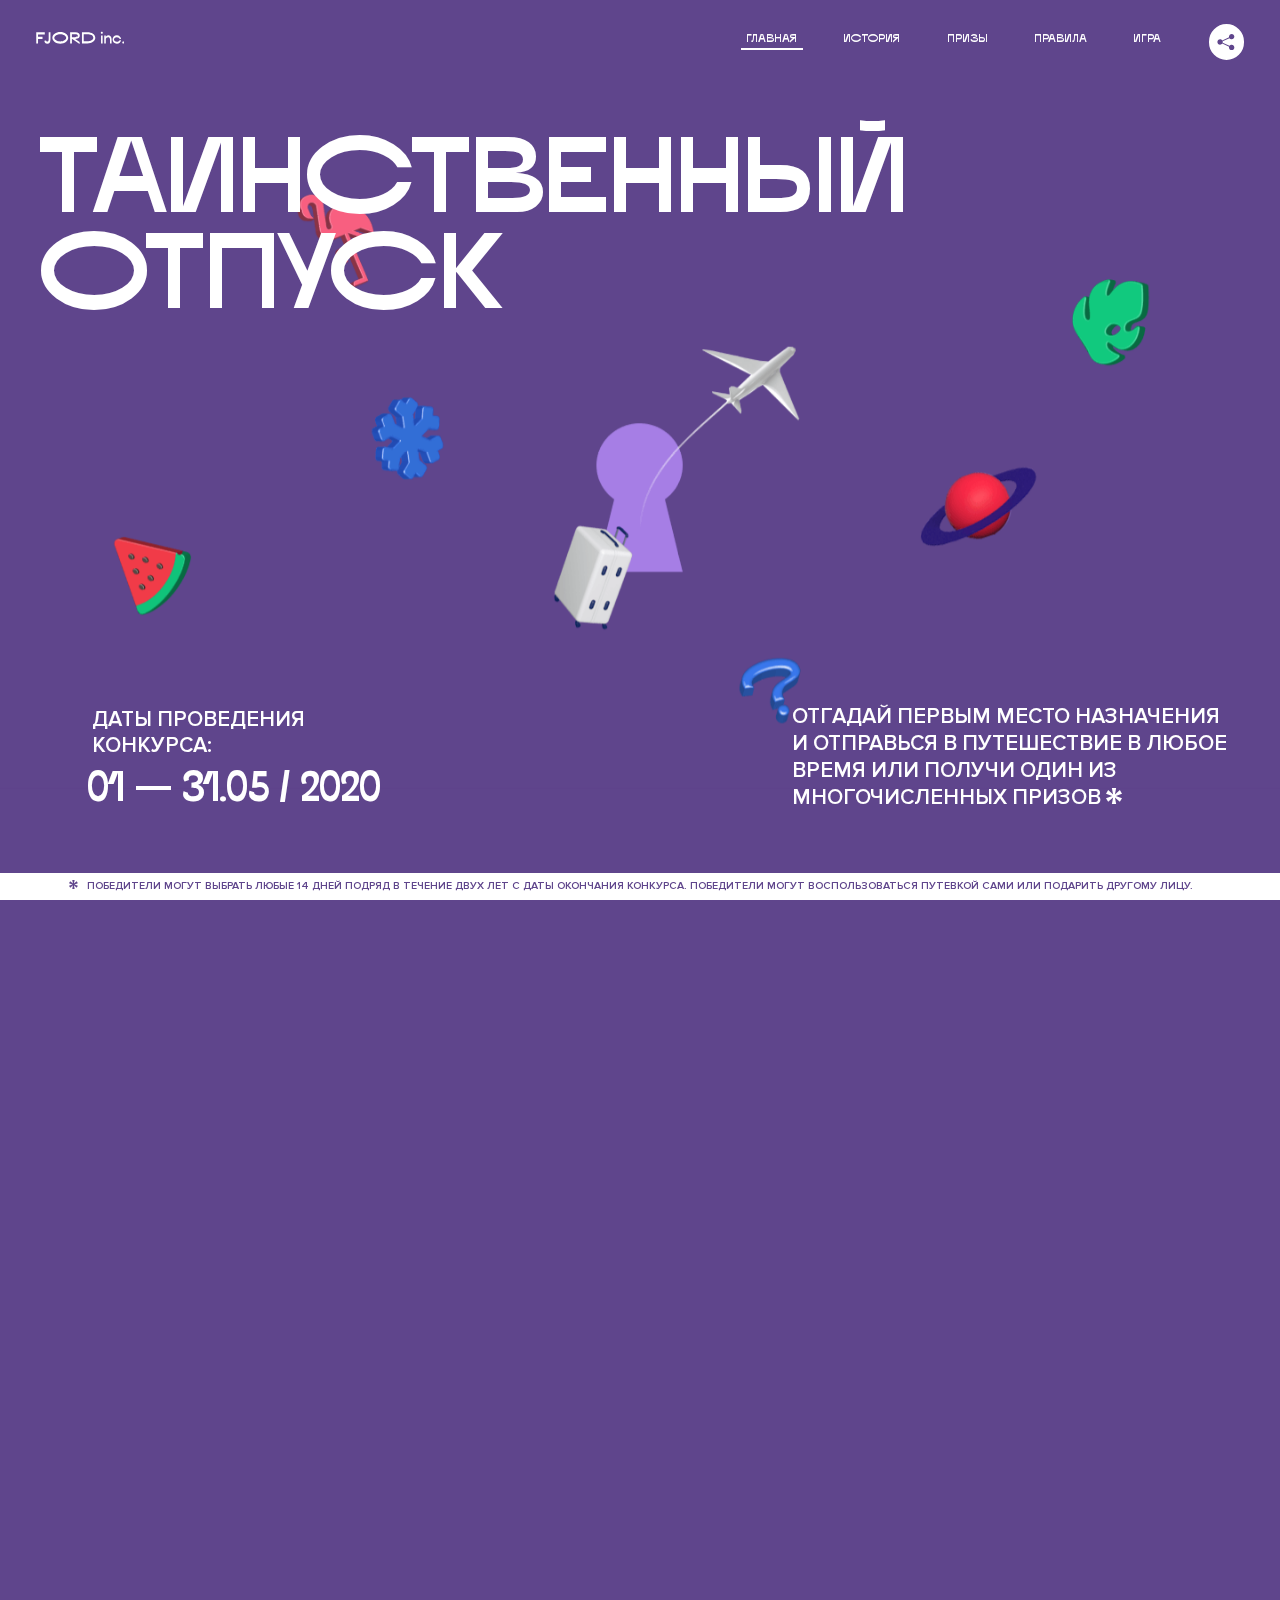
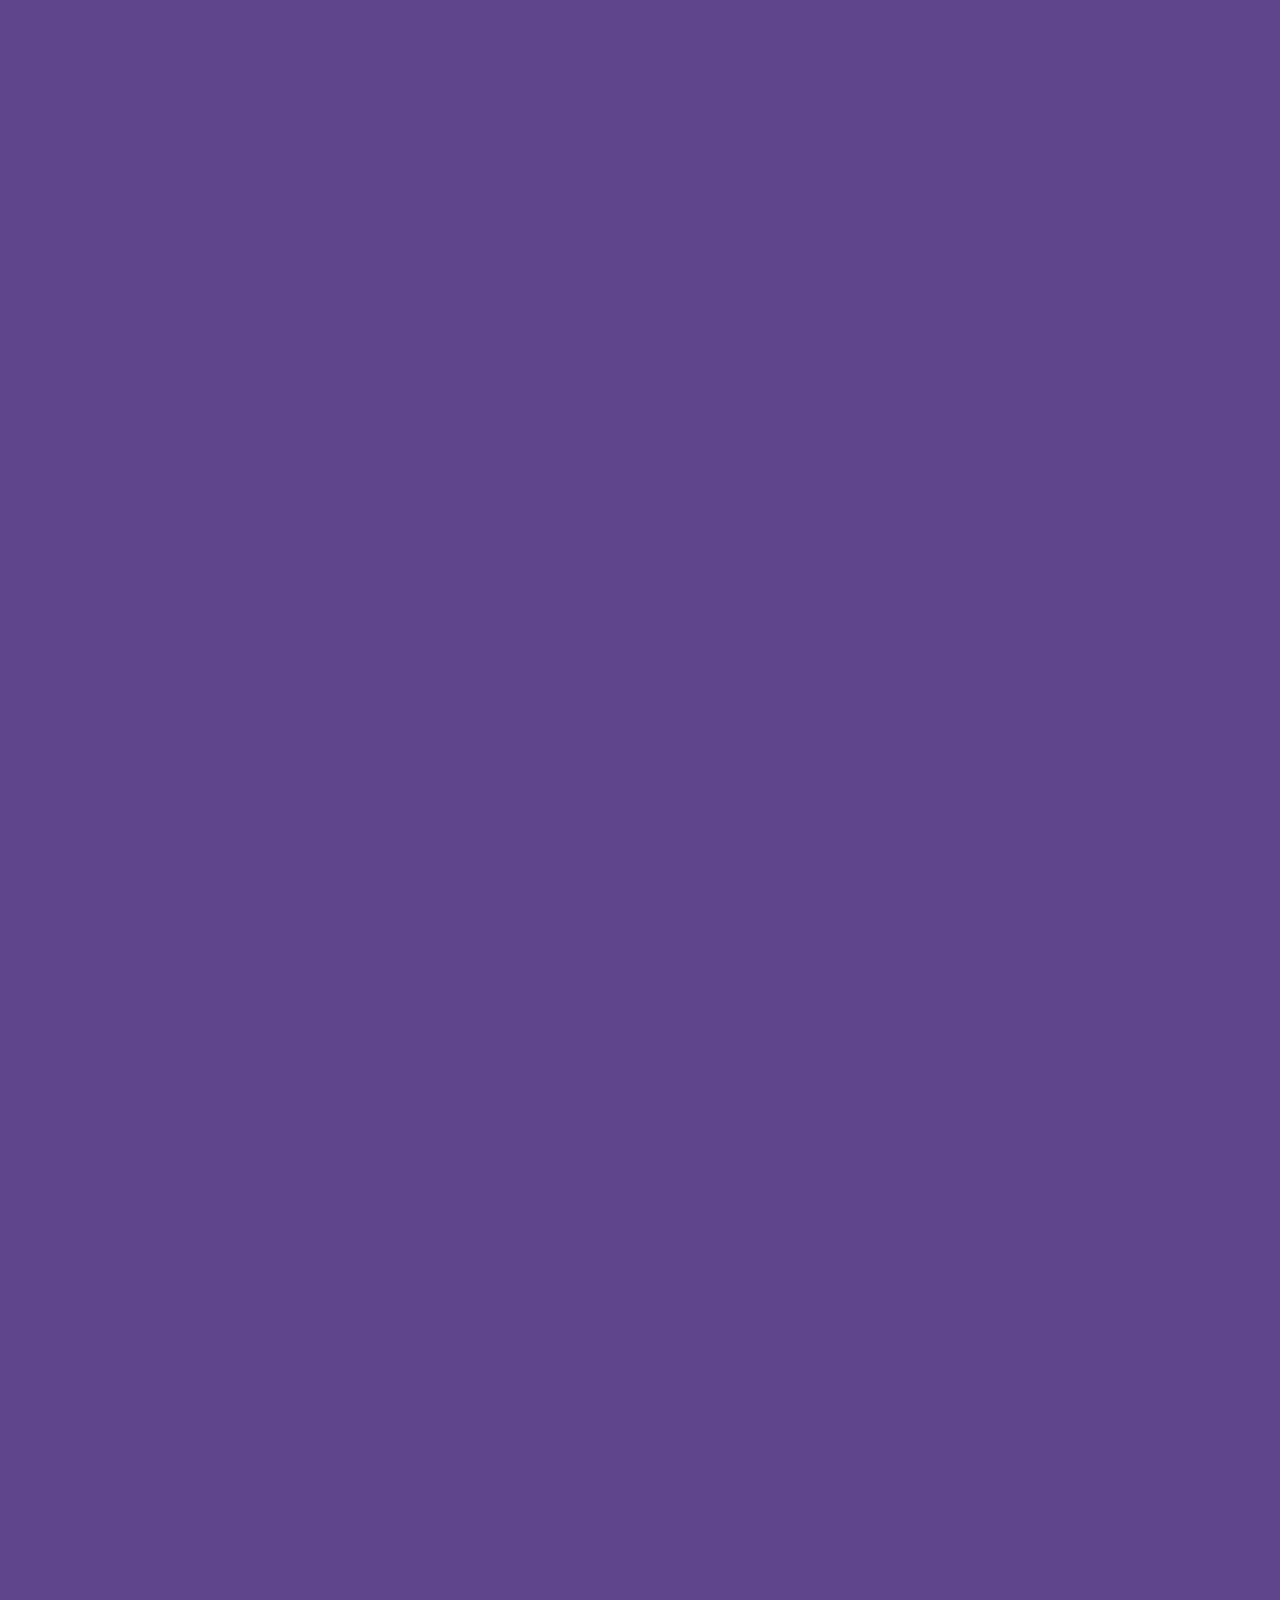
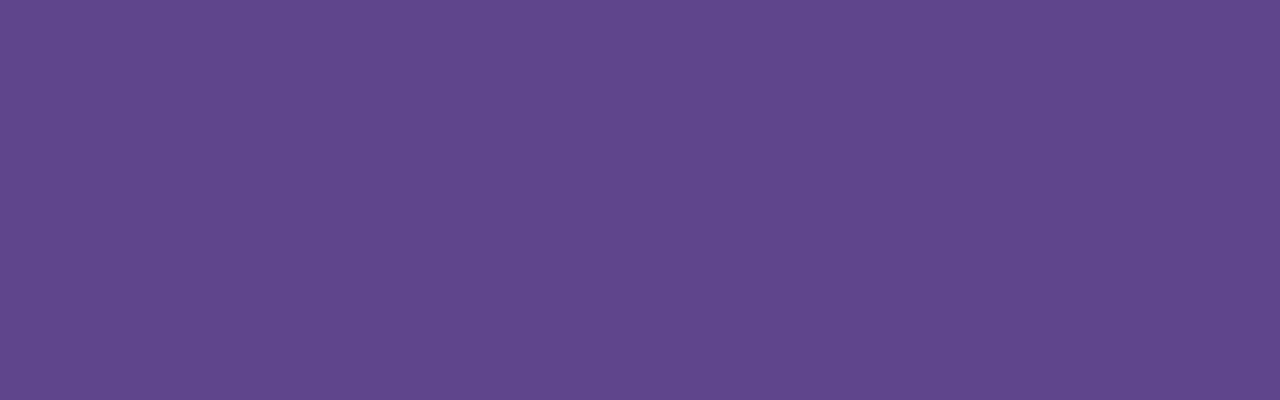
<file: 4/index.html>
<!DOCTYPE html>
<html lang="ru">
<head>
  <meta charset="UTF-8">
  <meta name="description" content="">
  <meta name="viewport" content="width=device-width, initial-scale=1.0">
  <meta http-equiv="X-UA-Compatible" content="ie=edge">
  <title>Mysterious Vacation</title>
  <link rel="stylesheet" href="css/style.min.css">
<link href="css/style.min.css" rel="stylesheet">  <base href="https://htmlacademy-animation.github.io/1225915-magic-vacation-1/4/">
</head>
<body>

  <header class="page-header js-header">
    <div class="page-header__wrapper">
      <a href="#" class="page-header__logo" aria-label="Перейти на страницу FJORD.Inc">
        <svg width="100" height="15" viewBox="0 0 100 15" fill="none" xmlns="http://www.w3.org/2000/svg">
          <path d="M0.26 1.4V14H2.276V8.906H7.334V6.44H2.276V3.848H9.872V1.4H0.26ZM12.733 14.36C15.127 14.36 16.243 12.65 16.243 9.5V1.4H14.263V8.96C14.263 11.21 13.723 11.876 12.733 11.876C11.833 11.876 11.473 11.3 11.347 10.58L9.36702 10.94C9.63702 13.046 10.663 14.36 12.733 14.36ZM18.3918 7.7C18.3918 11.372 22.3878 14.36 27.3198 14.36C32.2518 14.36 36.2478 11.372 36.2478 7.7C36.2478 4.028 32.2518 1.04 27.3198 1.04C22.3878 1.04 18.3918 4.028 18.3918 7.7ZM20.6058 7.7C20.6058 5.378 23.6118 3.524 27.3198 3.524C30.9918 3.524 33.9798 5.378 33.9798 7.7C33.9798 10.004 30.9918 11.858 27.3198 11.858C23.6118 11.858 20.6058 10.004 20.6058 7.7ZM40.403 14V8.906H40.799L49.079 14.702V12.38L44.039 8.906H44.201C47.999 8.906 49.277 7.304 49.277 5.162C49.277 3.092 47.999 1.4 44.201 1.4H38.387V14H40.403ZM43.535 3.722C45.785 3.722 47.045 4.136 47.045 5.432C47.045 6.764 45.785 7.034 43.535 7.034H40.403V3.722H43.535ZM51.6936 1.382V14H57.8676C62.7456 14 66.7236 11.534 66.7236 7.7C66.7236 3.848 62.7456 1.382 57.8676 1.382H51.6936ZM53.7096 11.624V3.722H57.5436C61.5396 3.722 64.4916 5.018 64.4916 7.7C64.4916 10.238 61.5396 11.624 57.5436 11.624H53.7096ZM73.1832 14.018H74.9832V5H73.1832V14.018ZM72.9132 1.976C72.9132 2.57 73.3992 3.092 74.0832 3.092C74.7492 3.092 75.2352 2.57 75.2352 1.976C75.2352 1.382 74.7672 0.805999 74.0832 0.805999C73.3812 0.805999 72.9132 1.382 72.9132 1.976ZM76.7867 14H78.5687V9.104C78.7487 8.006 79.5947 6.962 81.0887 6.962C82.1147 6.962 83.2667 7.448 83.2667 9.554V14H85.0487V9.014C85.0487 6.152 83.2307 4.73 81.3587 4.73C79.9187 4.73 79.0727 5.558 78.5687 6.854V5H76.7867V14ZM90.9898 14.27C93.5098 14.27 95.3818 12.506 95.7238 10.328H94.0498C93.7258 11.3 92.6998 12.02 90.9898 12.02C88.8478 12.02 87.7678 10.922 87.7678 9.59C87.7678 8.24 88.8478 6.962 90.9898 6.962C92.7538 6.962 93.7978 7.844 94.0858 8.924H95.7418C95.4358 6.71 93.6178 4.73 90.9898 4.73C88.0918 4.73 86.1298 7.124 86.1298 9.59C86.1298 12.074 88.1278 14.27 90.9898 14.27ZM97.0693 12.938C97.0693 13.658 97.5553 14.144 98.2753 14.144C98.9953 14.144 99.4813 13.658 99.4813 12.938C99.4813 12.2 98.9953 11.714 98.2753 11.714C97.5553 11.714 97.0693 12.2 97.0693 12.938Z" fill="currentColor"></path>
        </svg>
      </a>
      <button class="page-header__toggler js-menu-toggler" type="button" aria-label="Управление мобильным меню"><span>Меню</span></button>
      <nav class="page-header__nav">
        <div class="page-header__menu js-menu" id="menu">
          <ul>
            <li>
              <a class="js-menu-link" href="#top" data-href="top">главная</a>
            </li>
            <li>
              <a class="js-menu-link" href="#story" data-href="story">история</a>
            </li>
            <li>
              <a class="js-menu-link" href="#prizes" data-href="prizes">призы</a>
            </li>
            <li>
              <a class="js-menu-link" href="#rules" data-href="rules">правила</a>
            </li>
            <li>
              <a class="js-menu-link" href="#game" data-href="game">игра</a>
            </li>
          </ul>
        </div>
        <div class="page-header__social">
          <div class="social-block js-social-block">
            <button class="social-block__toggler" aria-label="Управлять блоком с социальными кнопками">
              <svg width="26" height="22" viewBox="0 0 27 22" fill="none" xmlns="http://www.w3.org/2000/svg">
                <path d="M19.6721 7.43664C21.6273 7.43664 23.213 5.85095 23.213 3.89566C23.213 1.94037 21.6273 0.354675 19.6721 0.354675C17.7168 0.354675 16.1311 1.94037 16.1311 3.89566C16.1311 4.19968 16.1728 4.49178 16.2458 4.77345L7.21751 8.95527C6.57519 8.05214 5.52303 7.46049 4.33078 7.46049C2.37549 7.46049 0.789795 9.04618 0.789795 11.0015C0.789795 12.9568 2.37549 14.5425 4.33078 14.5425C5.52303 14.5425 6.57668 13.9508 7.21751 13.0477L16.2458 17.2295C16.1743 17.5112 16.1311 17.8033 16.1311 18.1073C16.1311 20.0626 17.7168 21.6483 19.6721 21.6483C21.6273 21.6483 23.213 20.0626 23.213 18.1073C23.213 16.152 21.6273 14.5663 19.6721 14.5663C18.4798 14.5663 17.4262 15.158 16.7853 16.0611L7.75701 11.8793C7.82854 11.5976 7.87176 11.3055 7.87176 11.0015C7.87176 10.6974 7.83003 10.4053 7.75701 10.1237L16.7853 5.94186C17.4262 6.84499 18.4783 7.43664 19.6721 7.43664Z" fill="currentColor"></path>
              </svg>
            </button>
            <ul class="social-block__list">
              <li>
                <a class="social-block__link social-block__link--fb" href="#" aria-label="Мы на Facebook">
                  <svg width="8" height="17" viewBox="0 0 8 17" fill="none" xmlns="http://www.w3.org/2000/svg">
                    <path d="M4.24646 16.9899H1.09275L1.05793 8.49828H0V5.30707H1.05793V3.81124C1.05793 1.42084 2.57654 0 5.21735 0H7.41758V3.18585H5.30841C4.28262 3.18585 4.2478 3.48582 4.2478 4.24914V5.30707H7.42964L7.16716 8.49828H4.2478V16.9899H4.24646Z" fill="currentColor"></path>
                  </svg>
                </a>
              </li>
              <li>
                <a class="social-block__link social-block__link--insta" href="#" aria-label="Мы в Instagram">
                  <svg width="15" height="15" viewBox="0 0 15 15" fill="none" xmlns="http://www.w3.org/2000/svg">
                    <path d="M11.0197 0H4.19806C2.14246 0 0.471191 1.66993 0.471191 3.72285V10.5499C0.471191 12.6082 2.14112 14.2727 4.19806 14.2727H11.0197C13.0753 14.2727 14.7466 12.6082 14.7466 10.5499V3.72285C14.7466 1.67127 13.0753 0 11.0197 0ZM11.0197 12.4849H4.19806C3.13076 12.4849 2.26432 11.6158 2.26432 10.5512V3.72419C2.26432 2.65956 3.13076 1.79715 4.19806 1.79715H11.0197C12.087 1.79715 12.9535 2.6609 12.9535 3.72419V10.5512C12.9535 11.6145 12.087 12.4849 11.0197 12.4849Z" fill="currentColor"></path>
                    <path d="M7.60887 3.11084C5.38989 3.11084 3.58203 4.9187 3.58203 7.14036C3.58203 9.35532 5.38989 11.1645 7.60887 11.1645C9.83053 11.1645 11.6357 9.35666 11.6357 7.14036C11.6357 4.9187 9.83053 3.11084 7.60887 3.11084ZM7.60887 9.36871C6.37551 9.36871 5.37784 8.37372 5.37784 7.14036C5.37784 5.90699 6.37551 4.90665 7.60887 4.90665C8.83822 4.90665 9.84259 5.90833 9.84259 7.14036C9.84392 8.37238 8.83822 9.36871 7.60887 9.36871Z" fill="currentColor"></path>
                    <path d="M11.3573 2.35962C10.8256 2.35962 10.3931 2.79752 10.3931 3.32381C10.3931 3.85546 10.8256 4.29336 11.3573 4.29336C11.8862 4.29336 12.3215 3.85546 12.3215 3.32381C12.3215 2.79752 11.8862 2.35962 11.3573 2.35962Z" fill="currentColor"></path>
                  </svg>
                </a>
              </li>
              <li>
                <a class="social-block__link social-block__link--vk" href="#" aria-label="Мы ВКонтакте">
                  <svg width="17" height="10" viewBox="0 0 17 10" fill="none" xmlns="http://www.w3.org/2000/svg">
                    <path d="M14.1234 4.9002C14.1234 4.9002 16.3623 1.72708 16.5866 0.680242C16.6595 0.312285 16.4947 0.103188 16.1069 0.103188C16.1069 0.103188 14.8193 0.103188 14.168 0.103188C13.7235 0.103188 13.5587 0.293278 13.4235 0.579768C13.4235 0.579768 12.3724 2.82553 11.0969 4.24712C10.6861 4.70333 10.4781 4.84318 10.2511 4.84318C10.0646 4.84318 9.98625 4.6911 9.98625 4.27834V0.649016C9.98625 0.147997 9.92545 0.00135496 9.5066 0.00135496H6.39628C6.15578 0.00135496 6.0085 0.134417 6.0085 0.324506C6.0085 0.801084 6.73406 0.908351 6.73406 2.20231V4.87305C6.73406 5.40529 6.70569 5.61575 6.45303 5.61575C5.78016 5.61575 4.19528 3.30618 3.30623 0.678887C3.12923 0.145282 2.93737 0 2.43475 0H0.486409C0.205373 0 0 0.190085 0 0.476576C0 0.991172 0.60666 3.40801 2.99277 6.64358C4.59927 8.8201 6.70569 10 8.60269 10C9.76196 10 10.0416 9.80312 10.0416 9.31432V7.63883C10.0416 7.22607 10.2065 7.04956 10.4429 7.04956C10.7078 7.04956 11.1847 7.13238 12.2805 8.22268C13.5843 9.47862 13.6762 10 14.3896 10H16.5676C16.7919 10 17 9.89273 17 9.52342C17 9.02919 16.3623 8.15343 15.384 7.10659C14.9801 6.56755 14.3302 5.98914 14.1248 5.72301C13.8275 5.40801 13.9154 5.23014 14.1234 4.9002Z" fill="currentColor"></path>
                  </svg>
                </a>
              </li>
            </ul>
          </div>
        </div>
      </nav>
    </div>
  </header>

  <main class="page-content">

    <section class="animation-screen"></section>

    <section class="screen screen--hidden screen--intro js-scrollspy" id="top">
      <div class="screen__wrapper">
        <div class="intro">
          <h1 class="intro__title">Таинственный отпуск</h1>
          <div class="intro__content">
            <div class="intro__info">
              <p class="intro__label">Даты проведения конкурса:</p>
              <p class="intro__date">01 — 31.05 / 2020</p>
            </div>
            <div class="intro__message">
              <p>
                Отгадай первым место назначения и&nbsp;отправься в&nbsp;путешествие в&nbsp;любое время или получи один из многочисленных призов
                <svg width="16" height="16" viewBox="0 0 10 10" fill="none" xmlns="http://www.w3.org/2000/svg">
                  <path d="M0 6.35337L3.90271 4.99012L0 3.64663L1.34615 1.32374L4.44287 4.01073L3.67364 0H6.34615L5.57692 4.01073L8.65385 1.32374L10 3.64663L6.13405 4.99012L10 6.35337L8.65385 8.65651L5.57692 5.98927L6.34615 10H3.67364L4.44287 5.96952L1.34615 8.65651L0 6.35337Z" fill="currentColor"></path>
                </svg>
              </p>
            </div>
          </div>
        </div>
      </div>
      <div class="screen__footer js-footer">
        <button class="screen__footer-enlarge js-footer-toggler" type="button" aria-label="Показать сообщение">
          <svg width="10" height="10" viewBox="0 0 10 10" fill="none" xmlns="http://www.w3.org/2000/svg">
            <path d="M0 6.35337L3.90271 4.99012L0 3.64663L1.34615 1.32374L4.44287 4.01073L3.67364 0H6.34615L5.57692 4.01073L8.65385 1.32374L10 3.64663L6.13405 4.99012L10 6.35337L8.65385 8.65651L5.57692 5.98927L6.34615 10H3.67364L4.44287 5.96952L1.34615 8.65651L0 6.35337Z" fill="currentColor"></path>
          </svg>
        </button>
        <button class="screen__footer-collapse js-footer-toggler" type="button" aria-label="Скрыть сообщение">
          <svg width="13" height="13" viewBox="0 0 13 13" fill="none" xmlns="http://www.w3.org/2000/svg">
            <line x1="12.3536" y1="0.353553" x2="0.738349" y2="11.9688" stroke="currentColor"></line>
            <line x1="0.738319" y1="0.539925" x2="12.3535" y2="12.1551" stroke="currentColor"></line>
          </svg>
        </button>
        <div class="screen__footer-wrapper">
          <div class="screen__footer-announce">
            <p class="screen__footer-label">Даты проведения конкурса:</p>
            <p class="screen__footer-date">01 — 31.05 / 2020</p>
          </div>
          <div class="screen__footer-note">
            <p>
              <svg width="10" height="10" viewBox="0 0 10 10" fill="none" xmlns="http://www.w3.org/2000/svg">
                <path d="M0 6.35337L3.90271 4.99012L0 3.64663L1.34615 1.32374L4.44287 4.01073L3.67364 0H6.34615L5.57692 4.01073L8.65385 1.32374L10 3.64663L6.13405 4.99012L10 6.35337L8.65385 8.65651L5.57692 5.98927L6.34615 10H3.67364L4.44287 5.96952L1.34615 8.65651L0 6.35337Z" fill="currentColor"></path>
              </svg>
              <span>Победители могут выбрать любые 14 дней подряд в&nbsp;течение двух лет с&nbsp;даты окончания конкурса. Победители могут воспользоваться путевкой сами или подарить другому лицу.</span>
            </p>
          </div>
        </div>
      </div>
    </section>

    <section class="screen screen--hidden screen--story js-scrollspy" id="story">

      <div class="slider swiper-container js-slider">

        <div class="swiper-wrapper">

          <div class="slider__item swiper-slide">
            <h2 class="slider__item-title">История</h2>
            <p class="slider__item-text">Джеймс Таргет был основателем компании &laquo;Fjord Inc.&raquo;. С&nbsp;1965 года &laquo;Fjord Inc.&raquo; прославилась надёжными и&nbsp;удобными чемоданами и&nbsp;аксессуарами для туристов.</p>
          </div>

          <div class="slider__item swiper-slide">
            <p class="slider__item-text">Когда Джеймсу было 7&nbsp;лет, в&nbsp;их&nbsp;доме гостил дядюшка и&nbsp;развлекал детей рассказами о&nbsp;своей поездке в&nbsp;место, показавшееся малышу Таргету невероятным. Тогда Джеймс решил, что однажды посетит его, но&nbsp;не&nbsp;будет рассказывать о&nbsp;мечте, пока не&nbsp;осуществит.</p>
          </div>

          <div class="slider__item swiper-slide">
            <p class="slider__item-text">Джеймс Таргет стал увлеченным путешественником. Он&nbsp;посетил 5&nbsp;континентов, 126&nbsp;стран.</p>
          </div>

          <div class="slider__item swiper-slide">
            <p class="slider__item-text">Он&nbsp;сплавлялся по&nbsp;Амазонке и&nbsp;погружался в&nbsp;пещеры Франции, медитировал в&nbsp;горах Тибета и&nbsp;пожимал руку вождя племени Акугауа.</p>
          </div>

          <div class="slider__item swiper-slide">
            <p class="slider__item-text">Из&nbsp;своих поездок Джеймс Таргет привозил идеи, как сделать свои чемоданы &laquo;Fjord Inc.&raquo; удобными и&nbsp;приспособленными к&nbsp;разным дорожным условиям.</p>
          </div>

          <div class="slider__item swiper-slide">
            <p class="slider__item-text">Всё это время Джеймс не&nbsp;оставлял идею поездки своей мечты. Однако, как только он&nbsp;брался за&nbsp;планирование, возникали препятствия, не&nbsp;позволяющие отправиться туда.</p>
          </div>

          <div class="slider__item swiper-slide">
            <p class="slider__item-text">В&nbsp;возрасте 67&nbsp;лет Джеймс Таргет попал под лавину и&nbsp;погиб. В&nbsp;своём завещании он&nbsp;поручил отправить в&nbsp;заветное путешествие трёх смельчаков, единых с&nbsp;ним духом.</p>
          </div>

          <div class="slider__item swiper-slide">
            <p class="slider__item-text">Тех, кто сможет узнать таинственное место, задавая вопросы специально обученному ИИ&nbsp;&laquo;Соне&raquo;, ждет фантастическое путешествие.</p>
          </div>
        </div>
        <div class="slider__controls">
          <button class="slider__control slider__control--prev js-control-prev" type="button" aria-label="Показать предыдущую историю">
            <svg width="12" height="22" viewBox="0 0 12 22" fill="none" xmlns="http://www.w3.org/2000/svg">
              <path d="M11 1L1 11L11 21" stroke="currentColor" stroke-width="2" stroke-linejoin="round"></path>
            </svg>
          </button>
          <button class="slider__control slider__control--next js-control-next" type="button" aria-label="Показать следующую историю">
            <svg width="12" height="22" viewBox="0 0 12 22" fill="none" xmlns="http://www.w3.org/2000/svg">
              <path d="M1 1L11 11L1 21" stroke="currentColor" stroke-width="2" stroke-linejoin="round"></path>
            </svg>
          </button>
        </div>
        <div class="slider__pagination swiper-pagination"></div>
      </div>
    </section>

    <section class="screen screen--hidden screen--prizes js-scrollspy" id="prizes">
      <div class="screen__wrapper">
        <div class="prizes">
          <h2 class="prizes__title">ПРизы</h2>
          <div class="prizes__lead">
            <p>Найди ответ и&nbsp;получи один из&nbsp;призов:</p>
          </div>
          <ul class="prizes__list">
            <li class="prizes__item prizes__item--journeys">
              <div class="prizes__icon">
                <picture>
                  <source srcset="img/prize1-mob.svg" media="(orientation: portrait)">
                  <img src="img/prize1.svg" alt="">
                </picture>
              </div>
              <p class="prizes__desc">
                <b>3</b>
                <span>загадочных путешествия</span>
              </p>
            </li>
            <li class="prizes__item prizes__item--cases">
              <div class="prizes__icon">
                <picture>
                  <source srcset="img/prize2-mob.svg" media="(orientation: portrait)">
                  <img src="img/prize2.svg" alt="">
                </picture>
              </div>
              <p class="prizes__desc">
                <b>7</b>
                <span>надежных чемоданов</span>
              </p>
            </li>
            <li class="prizes__item prizes__item--codes">
              <div class="prizes__icon">
                <picture>
                  <source srcset="img/prize3-mob.svg" media="(orientation: portrait)">
                  <img src="img/prize3.svg" alt="">
                </picture>
              </div>
              <p class="prizes__desc">
                <b>900</b>
                <span>
                  промокодов на&nbsp;скидку 15%
                  <svg width="10" height="10" viewBox="0 0 10 10" fill="none" xmlns="http://www.w3.org/2000/svg">
                    <path d="M0 6.35337L3.90271 4.99012L0 3.64663L1.34615 1.32374L4.44287 4.01073L3.67364 0H6.34615L5.57692 4.01073L8.65385 1.32374L10 3.64663L6.13405 4.99012L10 6.35337L8.65385 8.65651L5.57692 5.98927L6.34615 10H3.67364L4.44287 5.96952L1.34615 8.65651L0 6.35337Z" fill="currentColor"></path>
                  </svg>
                </span>
              </p>
            </li>
          </ul>
        </div>
      </div>
      <div class="screen__footer js-footer">
        <button class="screen__footer-enlarge js-footer-toggler" type="button" aria-label="Показать сообщение">
          <svg width="10" height="10" viewBox="0 0 10 10" fill="none" xmlns="http://www.w3.org/2000/svg">
            <path d="M0 6.35337L3.90271 4.99012L0 3.64663L1.34615 1.32374L4.44287 4.01073L3.67364 0H6.34615L5.57692 4.01073L8.65385 1.32374L10 3.64663L6.13405 4.99012L10 6.35337L8.65385 8.65651L5.57692 5.98927L6.34615 10H3.67364L4.44287 5.96952L1.34615 8.65651L0 6.35337Z" fill="currentColor"></path>
          </svg>
        </button>
        <button class="screen__footer-collapse js-footer-toggler" type="button" aria-label="Скрыть сообщение">
          <svg width="13" height="13" viewBox="0 0 13 13" fill="none" xmlns="http://www.w3.org/2000/svg">
            <line x1="12.3536" y1="0.353553" x2="0.738349" y2="11.9688" stroke="currentColor"></line>
            <line x1="0.738319" y1="0.539925" x2="12.3535" y2="12.1551" stroke="currentColor"></line>
          </svg>
        </button>
        <div class="screen__footer-wrapper">
          <div class="screen__footer-announce">
            <p class="screen__footer-label">Даты проведения конкурса:</p>
            <p class="screen__footer-date">01 — 31.05 / 2020</p>
          </div>
          <div class="screen__footer-note">
            <p>
              <svg width="10" height="10" viewBox="0 0 10 10" fill="none" xmlns="http://www.w3.org/2000/svg">
                <path d="M0 6.35337L3.90271 4.99012L0 3.64663L1.34615 1.32374L4.44287 4.01073L3.67364 0H6.34615L5.57692 4.01073L8.65385 1.32374L10 3.64663L6.13405 4.99012L10 6.35337L8.65385 8.65651L5.57692 5.98927L6.34615 10H3.67364L4.44287 5.96952L1.34615 8.65651L0 6.35337Z" fill="currentColor"></path>
              </svg>
              <span>Скидка&nbsp;15% на&nbsp;единоразовое приобретение путёвки с&nbsp;1&nbsp;июня 2020 по&nbsp;31&nbsp;мая 2022&nbsp;года. Суммируется с&nbsp;другими акциями</span>
            </p>
          </div>
        </div>
      </div>
    </section>

    <section class="screen screen--hidden screen--rules js-scrollspy" id="rules">
      <div class="screen__wrapper">
        <div class="rules">
          <h2 class="rules__title">Правила</h2>
          <div class="rules__lead">
            <p>Для того чтобы получить наследство Джеймса Таргета, тебе нужно выведать у&nbsp;&laquo;Сони&raquo;, куда предстоит отправиться тебе в&nbsp;случае победы</p>
          </div>
          <ol class="rules__list">
            <li class="rules__item">
              <p>Тебе отводится <br>5&nbsp;минут</p>
            </li>
            <li class="rules__item">
              <p>Задавай любые вопросы в&nbsp;текстовом поле</p>
            </li>
            <li class="rules__item">
              <p>Нажимай кнопку &laquo;Узнать&raquo;, чтобы получить ответ</p>
            </li>
            <li class="rules__item">
              <p>&laquo;Соня&raquo; может отвечать только&nbsp;Да или Нет</p>
            </li>
          </ol>
          <a href="#game" class="rules__link btn">Погнали!</a>
        </div>
      </div>
      <div class="screen__disclaimer">
        <div class="disclaimer">
          <ul>
            <li>
              <a href="#">Правовая информация</a>
            </li>
            <li>
              <a href="#">Подробные правила</a>
            </li>
          </ul>
        </div>
      </div>
    </section>

    <section class="screen screen--hidden screen--game js-scrollspy" id="game">
      <div class="screen__wrapper">
        <div class="game">
          <div class="game__header">
            <h2 class="game__title">Игра</h2>
            <div class="game__counter">
              <span>05</span>:<span>00</span>
            </div>
          </div>
          <div class="game__body">
            <div class="chat">
              <div class="chat__body js-chat">
                <ul class="chat__list" id="messages"></ul>
              </div>
              <div class="chat__footer">
                <form action="#" method="post" class="form" id="message-form">
                  <label for="message-field" class="visually-hidden">Поле для ввода вопроса</label>
                  <input type="text" class="form__field" id="message-field">
                  <button class="form__button btn">
                    Узнать
                    <svg width="18" height="19" viewBox="0 0 18 19" fill="none" xmlns="http://www.w3.org/2000/svg">
                      <path stroke="currentColor" stroke-width="2" d="M9 19V1"></path>
                      <path d="M1 9l8-8 8 8" stroke="currentColor" stroke-width="2" stroke-linejoin="round"></path>
                    </svg>
                  </button>
                </form>
              </div>
            </div>
          </div>
          <!-- временные кнопки для показа результата -->
          <div class="game__buttons">
            <button class="game__button btn js-show-result" type="button" data-target="result">Положительный результат</button>
            <button class="game__button btn js-show-result" type="button" data-target="result2">Положительный результат - 2</button>
            <button class="game__button btn js-show-result" type="button" data-target="result3">Отрицательный результат</button>
          </div>
        </div>
      </div>
    </section>

    <section class="screen screen--hidden screen--result" id="result">
      <div class="screen__wrapper">
        <div class="result result--trip">
          <div class="result__image">
            <picture>
              <source srcset="img/result1-mob.png 1x, img/result1-mob@2x.png 2x" media="(max-width: 768px) and (orientation: portrait)">
              <img src="img/result1.png" srcset="img/result1@2x.png 2x" alt="">
            </picture>
          </div>
          <h2 class="result__title">
            <span class="visually-hidden">ПОбеда!</span>
            <svg xmlns="http://www.w3.org/2000/svg" viewBox="0 0 568.85 109.24">
              <path d="M16,24.44V92H2.6V8H75V92H61.52V24.44H16Z" transform="translate(-2.1 -1.5)" fill="none" stroke="currentColor"></path>
              <path d="M148.76,5.6c32.88,0,59.52,19.92,59.52,44.4s-26.64,44.4-59.52,44.4S89.24,74.48,89.24,50,115.88,5.6,148.76,5.6Zm0,72.12c24.48,0,44.4-12.36,44.4-27.72s-19.92-27.84-44.4-27.84C124,22.16,104,34.52,104,50S124,77.72,148.76,77.72Z" transform="translate(-2.1 -1.5)" fill="none" stroke="currentColor"></path>
              <path d="M287.36,8V24.44H236v14.4h25.32c25.44,0,34,11.16,34,26.52,0,15.6-8.52,26.64-34,26.64H222.56V8h64.8ZM256.88,76.52c15.12,0,23.52-2,23.52-11.52S272,54.44,256.88,54.44H236V76.52h20.88Z" transform="translate(-2.1 -1.5)" fill="none" stroke="currentColor"></path>
              <path d="M371.47,8V24.44H320.84V41.6h33.6V58h-33.6V75.56h50.64V92H307.4V8h64.08Z" transform="translate(-2.1 -1.5)" fill="none" stroke="currentColor"></path>
              <path d="M382.39,110.24V75.56h7.44c4.56-4.68,7.8-18.36,8.76-56L399,8h48.6V75.56h10v34.68H442.87V92H397v18.24H382.39Zm51.72-34.68V24.44H411.55v3.12c-0.48,22.44-3.24,37.68-7.2,48h29.76Z" transform="translate(-2.1 -1.5)" fill="none" stroke="currentColor"></path>
              <path d="M463.75,92l28-84h27.12l28.08,84H533.47l-7.8-23.52h-37.8L480.07,92H463.75Zm56.64-40L507,11.84,493.51,52h26.88Z" transform="translate(-2.1 -1.5)" fill="none" stroke="currentColor"></path>
              <path d="M554.12,70.4L555.55,2H569l1.44,68.4H554.12Zm8.28,6.36c4.8,0,8,3.24,8,8.16a8,8,0,1,1-16.08,0C554.35,80,557.59,76.76,562.39,76.76Z" transform="translate(-2.1 -1.5)" fill="none" stroke="currentColor"></path>
            </svg>
          </h2>
          <div class="result__text">
            <p>ты&nbsp;отправляешься в&nbsp;Арктику!</p>
          </div>
          <div class="result__form">
            <form action="#" method="post" class="form form--result">
              <label for="email-field" class="form__label">зарегистрируй результат</label>
              <input type="email" class="form__field" id="email-field" placeholder="e-mail для регистации результата и получения приза" required="">
              <button class="form__button btn">
                отправить
                <svg width="18" height="19" viewBox="0 0 18 19" fill="none" xmlns="http://www.w3.org/2000/svg">
                  <path stroke="currentColor" stroke-width="2" d="M9 19V1"></path>
                  <path d="M1 9l8-8 8 8" stroke="currentColor" stroke-width="2" stroke-linejoin="round"></path>
                </svg>
              </button>
            </form>
          </div>
        </div>
      </div>
    </section>

    <section class="screen screen--hidden screen--result" id="result2">
      <div class="screen__wrapper">
        <div class="result result--prize">
          <div class="result__image">
            <picture>
              <source srcset="img/result2-mob.png 1x, img/result2-mob@2x.png 2x" media="(max-width: 768px) and (orientation: portrait)">
              <img src="img/result2.png" srcset="img/result2@2x.png 2x" alt="">
            </picture>
          </div>
          <h2 class="result__title">
            <span class="visually-hidden">ПОбеда!</span>
            <svg xmlns="http://www.w3.org/2000/svg" viewBox="0 0 568.85 109.24">
              <path d="M16,24.44V92H2.6V8H75V92H61.52V24.44H16Z" transform="translate(-2.1 -1.5)" fill="none" stroke="currentColor"></path>
              <path d="M148.76,5.6c32.88,0,59.52,19.92,59.52,44.4s-26.64,44.4-59.52,44.4S89.24,74.48,89.24,50,115.88,5.6,148.76,5.6Zm0,72.12c24.48,0,44.4-12.36,44.4-27.72s-19.92-27.84-44.4-27.84C124,22.16,104,34.52,104,50S124,77.72,148.76,77.72Z" transform="translate(-2.1 -1.5)" fill="none" stroke="currentColor"></path>
              <path d="M287.36,8V24.44H236v14.4h25.32c25.44,0,34,11.16,34,26.52,0,15.6-8.52,26.64-34,26.64H222.56V8h64.8ZM256.88,76.52c15.12,0,23.52-2,23.52-11.52S272,54.44,256.88,54.44H236V76.52h20.88Z" transform="translate(-2.1 -1.5)" fill="none" stroke="currentColor"></path>
              <path d="M371.47,8V24.44H320.84V41.6h33.6V58h-33.6V75.56h50.64V92H307.4V8h64.08Z" transform="translate(-2.1 -1.5)" fill="none" stroke="currentColor"></path>
              <path d="M382.39,110.24V75.56h7.44c4.56-4.68,7.8-18.36,8.76-56L399,8h48.6V75.56h10v34.68H442.87V92H397v18.24H382.39Zm51.72-34.68V24.44H411.55v3.12c-0.48,22.44-3.24,37.68-7.2,48h29.76Z" transform="translate(-2.1 -1.5)" fill="none" stroke="currentColor"></path>
              <path d="M463.75,92l28-84h27.12l28.08,84H533.47l-7.8-23.52h-37.8L480.07,92H463.75Zm56.64-40L507,11.84,493.51,52h26.88Z" transform="translate(-2.1 -1.5)" fill="none" stroke="currentColor"></path>
              <path d="M554.12,70.4L555.55,2H569l1.44,68.4H554.12Zm8.28,6.36c4.8,0,8,3.24,8,8.16a8,8,0,1,1-16.08,0C554.35,80,557.59,76.76,562.39,76.76Z" transform="translate(-2.1 -1.5)" fill="none" stroke="currentColor"></path>
            </svg>
          </h2>
          <div class="result__text">
            <p>чемодан &laquo;Fjord&nbsp;Inc.&raquo;&nbsp;твой</p>
          </div>
          <div class="result__form">
            <form action="#" method="post" class="form form--result">
              <label for="email-field2" class="form__label">зарегистрируй результат</label>
              <input type="email" class="form__field" id="email-field2" placeholder="e-mail для регистации результата и получения приза" required="">
              <button class="form__button btn">
                отправить
                <svg width="18" height="19" viewBox="0 0 18 19" fill="none" xmlns="http://www.w3.org/2000/svg">
                  <path stroke="currentColor" stroke-width="2" d="M9 19V1"></path>
                  <path d="M1 9l8-8 8 8" stroke="currentColor" stroke-width="2" stroke-linejoin="round"></path>
                </svg>
              </button>
            </form>
          </div>
        </div>
      </div>
    </section>

    <section class="screen screen--hidden screen--result" id="result3">
      <div class="screen__wrapper">
        <div class="result result--negative">
          <div class="result__image">
            <picture>
              <source srcset="img/result3-mob.png 1x, img/result3-mob@2x.png 2x" media="(max-width: 768px) and (orientation: portrait)">
              <img src="img/result3.png" srcset="img/result3@2x.png 2x" alt="">
            </picture>
          </div>
          <h2 class="result__title">
            <span class="visually-hidden">Не угадал!</span>
            <svg xmlns="http://www.w3.org/2000/svg" viewBox="0 0 660.77 109.24">
              <path d="M2.66,92V8H16.1V42.2H53.3V8H66.74V92H53.3V58.64H16.1V92H2.66Z" transform="translate(-2.16 -1.5)" fill="none" stroke="currentColor"></path>
              <path d="M147.62,8V24.44H97V41.6h33.6V58H97V75.56h50.64V92H83.54V8h64.08Z" transform="translate(-2.16 -1.5)" fill="none" stroke="currentColor"></path>
              <path d="M199.22,8l20.52,42.36L235.34,8h16.44l-31,84H204.38l9.48-25.92L185.78,8h13.44Z" transform="translate(-2.16 -1.5)" fill="none" stroke="currentColor"></path>
              <path d="M273.74,24.44V92H260.3V8h50.16V24.44H273.74Z" transform="translate(-2.16 -1.5)" fill="none" stroke="currentColor"></path>
              <path d="M307.1,92l28-84h27.12l28.08,84H376.82L369,68.48h-37.8L323.42,92H307.1Zm56.64-40L350.3,11.84,336.86,52h26.88Z" transform="translate(-2.16 -1.5)" fill="none" stroke="currentColor"></path>
              <path d="M396.38,110.24V75.56h7.44c4.56-4.68,7.8-18.36,8.76-56L412.94,8h48.6V75.56h10v34.68H456.86V92H411v18.24H396.38ZM448.1,75.56V24.44H425.54v3.12c-0.48,22.44-3.24,37.68-7.2,48H448.1Z" transform="translate(-2.16 -1.5)" fill="none" stroke="currentColor"></path>
              <path d="M477.74,92l28-84h27.12L560.9,92H547.46l-7.8-23.52h-37.8L494.06,92H477.74Zm56.64-40-13.44-40.2L507.5,52h26.88Z" transform="translate(-2.16 -1.5)" fill="none" stroke="currentColor"></path>
              <path d="M568.7,76.88a13.77,13.77,0,0,0,5,1c6.6,0,10.44-6.24,12-58.32L586.22,8h46.2V92H619V24.44H598.82l-0.12,3.12C597.14,81,589,94.4,573.74,94.4a28.55,28.55,0,0,1-6.72-.84Z" transform="translate(-2.16 -1.5)" fill="none" stroke="currentColor"></path>
              <path d="M646.1,70.4L647.54,2H661l1.44,68.4H646.1Zm8.28,6.36c4.8,0,8,3.24,8,8.16a8,8,0,0,1-16.08,0C646.34,80,649.58,76.76,654.38,76.76Z" transform="translate(-2.16 -1.5)" fill="none" stroke="currentColor"></path>
            </svg>
          </h2>
          <button class="result__button js-play" type="button">
            не сдавайся!
            <span>
              <svg width="27" height="22" viewBox="0 0 27 22" fill="none" xmlns="http://www.w3.org/2000/svg">
                <path d="M10.6899 1.47998C5.42992 1.47998 1.16992 5.73998 1.16992 11C1.16992 16.26 5.42992 20.52 10.6899 20.52C15.9499 20.52 20.2099 16.26 20.2099 11V7.13998" stroke="currentColor" stroke-width="2" stroke-miterlimit="10"></path>
                <path d="M15.1099 12.5099L20.1499 7.13989L25.3099 12.6299" stroke="currentColor" stroke-width="2" stroke-miterlimit="10" stroke-linejoin="round"></path>
              </svg>
            </span>
          </button>
        </div>
      </div>
    </section>

    <section class="prizes-transition-bg"></section>
  </main>

<script src="js/script.js"></script></body>
</html>
</file>
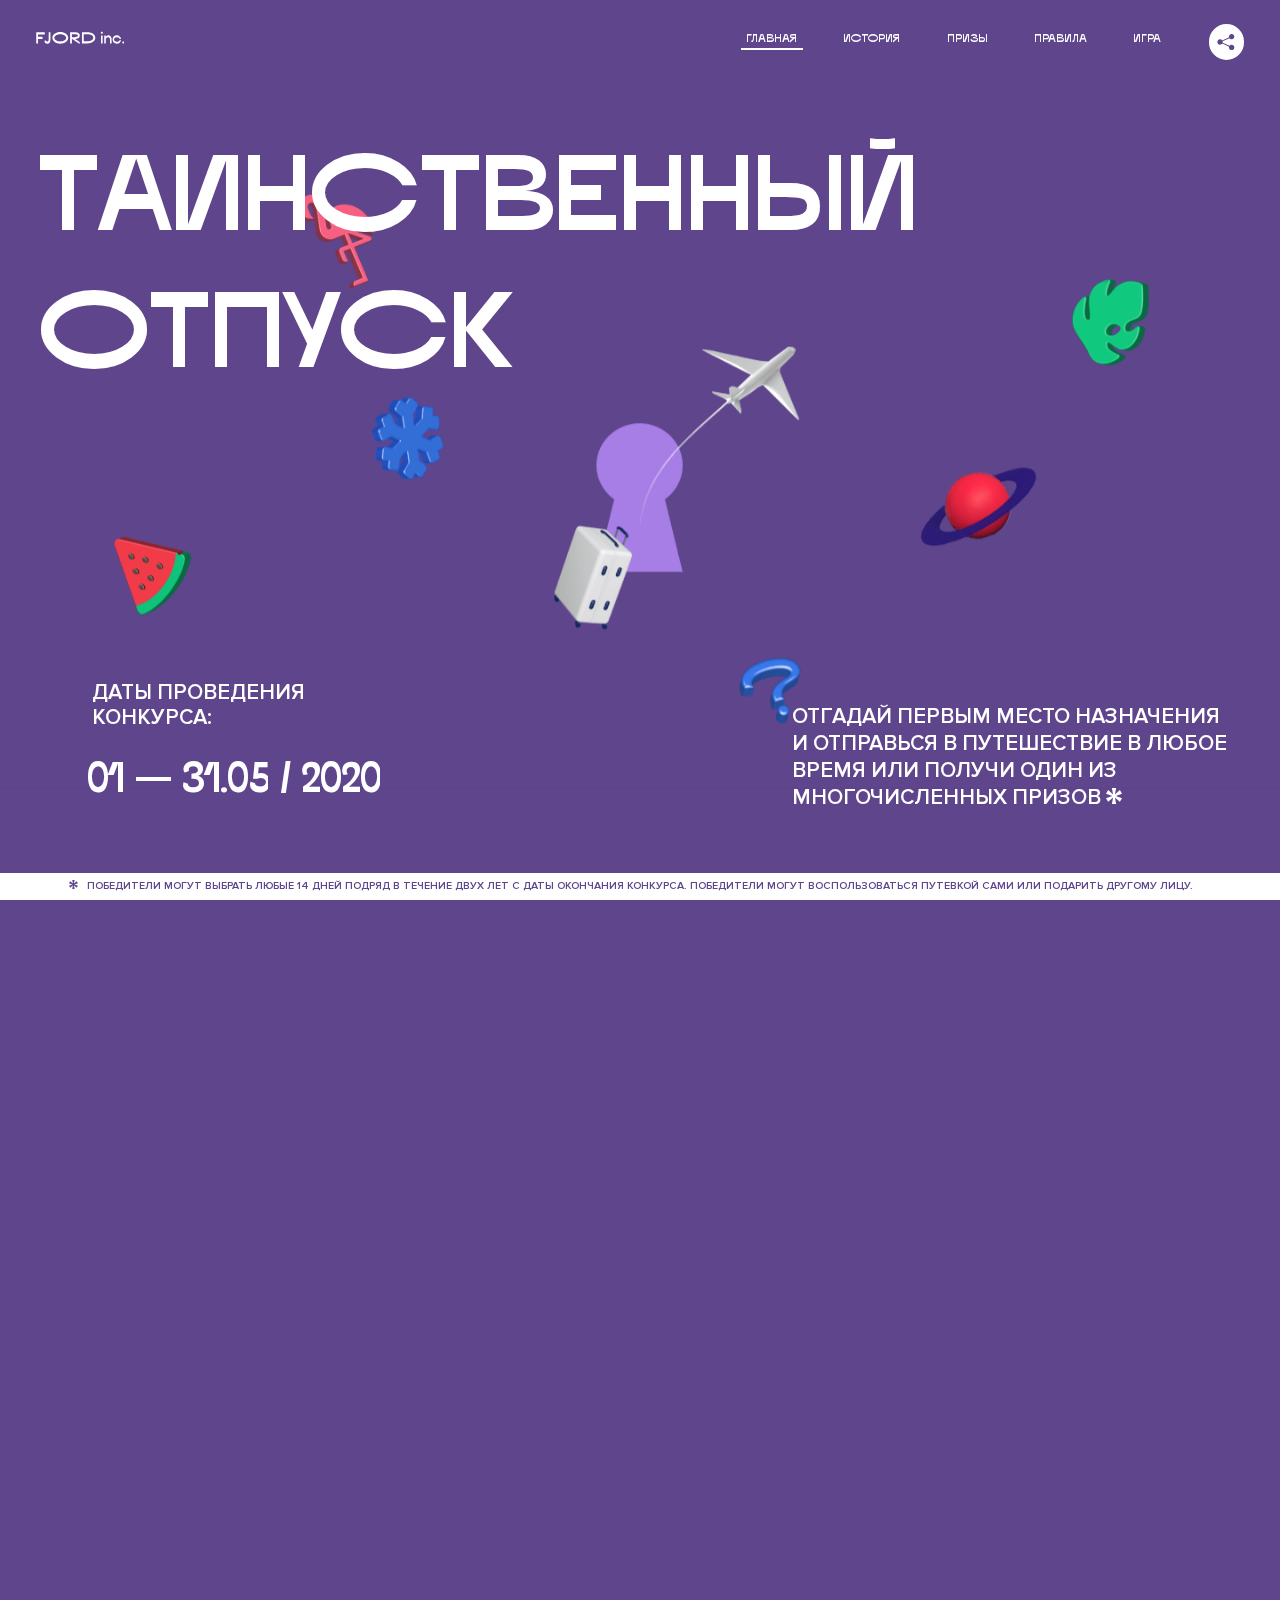
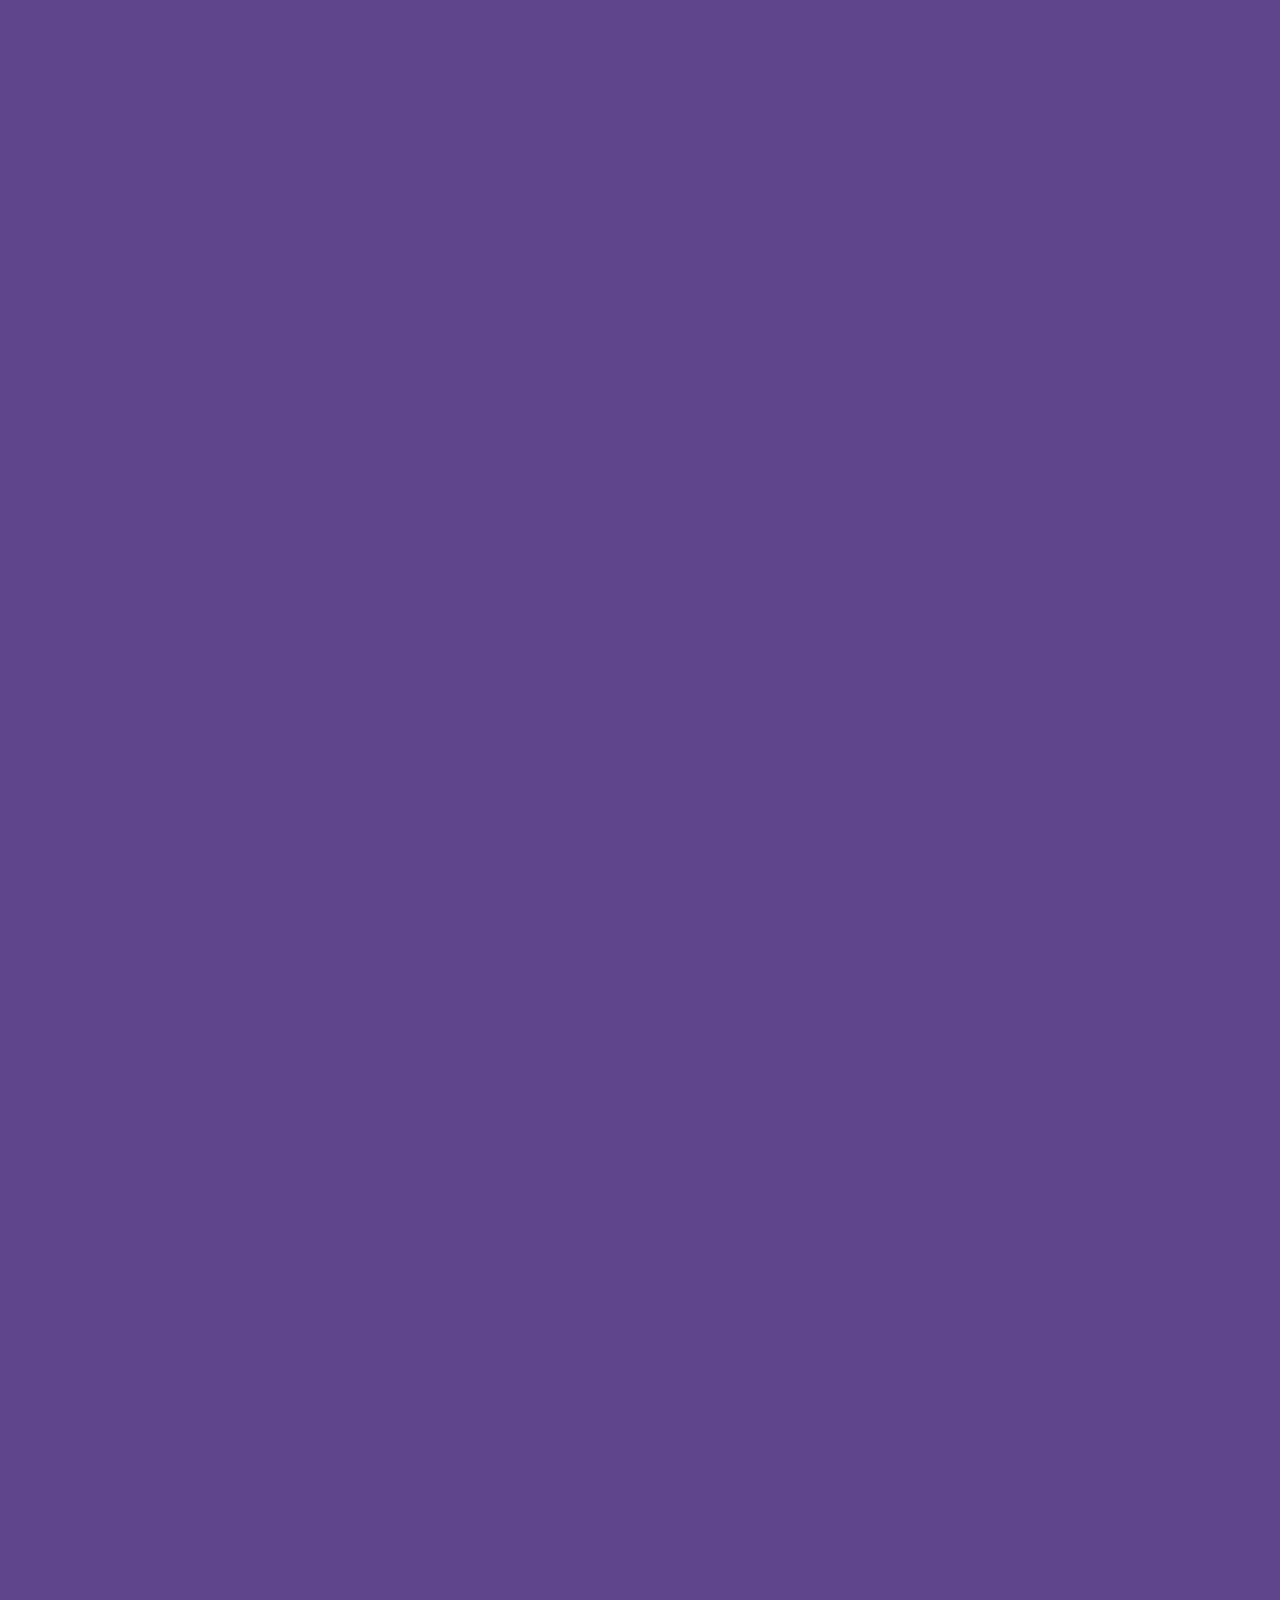
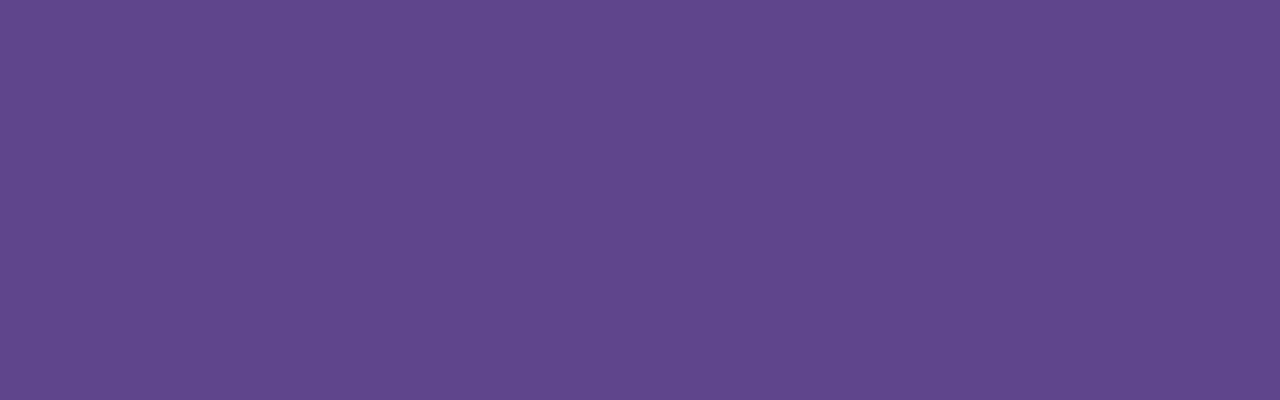
<file: 5/index.html>
<!DOCTYPE html>
<html lang="ru">
<head>
  <meta charset="UTF-8">
  <meta name="description" content="">
  <meta name="viewport" content="width=device-width, initial-scale=1.0">
  <meta http-equiv="X-UA-Compatible" content="ie=edge">
  <title>Mysterious Vacation</title>
  <link rel="stylesheet" href="css/style.min.css">
<link href="css/style.min.css" rel="stylesheet">  <base href="https://htmlacademy-animation.github.io/1225915-magic-vacation-1/5/">
</head>
<body>

  <header class="page-header js-header">
    <div class="page-header__wrapper">
      <a href="#" class="page-header__logo" aria-label="Перейти на страницу FJORD.Inc">
        <svg width="100" height="15" viewBox="0 0 100 15" fill="none" xmlns="http://www.w3.org/2000/svg">
          <path d="M0.26 1.4V14H2.276V8.906H7.334V6.44H2.276V3.848H9.872V1.4H0.26ZM12.733 14.36C15.127 14.36 16.243 12.65 16.243 9.5V1.4H14.263V8.96C14.263 11.21 13.723 11.876 12.733 11.876C11.833 11.876 11.473 11.3 11.347 10.58L9.36702 10.94C9.63702 13.046 10.663 14.36 12.733 14.36ZM18.3918 7.7C18.3918 11.372 22.3878 14.36 27.3198 14.36C32.2518 14.36 36.2478 11.372 36.2478 7.7C36.2478 4.028 32.2518 1.04 27.3198 1.04C22.3878 1.04 18.3918 4.028 18.3918 7.7ZM20.6058 7.7C20.6058 5.378 23.6118 3.524 27.3198 3.524C30.9918 3.524 33.9798 5.378 33.9798 7.7C33.9798 10.004 30.9918 11.858 27.3198 11.858C23.6118 11.858 20.6058 10.004 20.6058 7.7ZM40.403 14V8.906H40.799L49.079 14.702V12.38L44.039 8.906H44.201C47.999 8.906 49.277 7.304 49.277 5.162C49.277 3.092 47.999 1.4 44.201 1.4H38.387V14H40.403ZM43.535 3.722C45.785 3.722 47.045 4.136 47.045 5.432C47.045 6.764 45.785 7.034 43.535 7.034H40.403V3.722H43.535ZM51.6936 1.382V14H57.8676C62.7456 14 66.7236 11.534 66.7236 7.7C66.7236 3.848 62.7456 1.382 57.8676 1.382H51.6936ZM53.7096 11.624V3.722H57.5436C61.5396 3.722 64.4916 5.018 64.4916 7.7C64.4916 10.238 61.5396 11.624 57.5436 11.624H53.7096ZM73.1832 14.018H74.9832V5H73.1832V14.018ZM72.9132 1.976C72.9132 2.57 73.3992 3.092 74.0832 3.092C74.7492 3.092 75.2352 2.57 75.2352 1.976C75.2352 1.382 74.7672 0.805999 74.0832 0.805999C73.3812 0.805999 72.9132 1.382 72.9132 1.976ZM76.7867 14H78.5687V9.104C78.7487 8.006 79.5947 6.962 81.0887 6.962C82.1147 6.962 83.2667 7.448 83.2667 9.554V14H85.0487V9.014C85.0487 6.152 83.2307 4.73 81.3587 4.73C79.9187 4.73 79.0727 5.558 78.5687 6.854V5H76.7867V14ZM90.9898 14.27C93.5098 14.27 95.3818 12.506 95.7238 10.328H94.0498C93.7258 11.3 92.6998 12.02 90.9898 12.02C88.8478 12.02 87.7678 10.922 87.7678 9.59C87.7678 8.24 88.8478 6.962 90.9898 6.962C92.7538 6.962 93.7978 7.844 94.0858 8.924H95.7418C95.4358 6.71 93.6178 4.73 90.9898 4.73C88.0918 4.73 86.1298 7.124 86.1298 9.59C86.1298 12.074 88.1278 14.27 90.9898 14.27ZM97.0693 12.938C97.0693 13.658 97.5553 14.144 98.2753 14.144C98.9953 14.144 99.4813 13.658 99.4813 12.938C99.4813 12.2 98.9953 11.714 98.2753 11.714C97.5553 11.714 97.0693 12.2 97.0693 12.938Z" fill="currentColor"></path>
        </svg>
      </a>
      <button class="page-header__toggler js-menu-toggler" type="button" aria-label="Управление мобильным меню"><span>Меню</span></button>
      <nav class="page-header__nav">
        <div class="page-header__menu js-menu" id="menu">
          <ul>
            <li>
              <a class="js-menu-link" href="#top" data-href="top">главная</a>
            </li>
            <li>
              <a class="js-menu-link" href="#story" data-href="story">история</a>
            </li>
            <li>
              <a class="js-menu-link" href="#prizes" data-href="prizes">призы</a>
            </li>
            <li>
              <a class="js-menu-link" href="#rules" data-href="rules">правила</a>
            </li>
            <li>
              <a class="js-menu-link" href="#game" data-href="game">игра</a>
            </li>
          </ul>
        </div>
        <div class="page-header__social">
          <div class="social-block js-social-block">
            <button class="social-block__toggler" aria-label="Управлять блоком с социальными кнопками">
              <svg width="26" height="22" viewBox="0 0 27 22" fill="none" xmlns="http://www.w3.org/2000/svg">
                <path d="M19.6721 7.43664C21.6273 7.43664 23.213 5.85095 23.213 3.89566C23.213 1.94037 21.6273 0.354675 19.6721 0.354675C17.7168 0.354675 16.1311 1.94037 16.1311 3.89566C16.1311 4.19968 16.1728 4.49178 16.2458 4.77345L7.21751 8.95527C6.57519 8.05214 5.52303 7.46049 4.33078 7.46049C2.37549 7.46049 0.789795 9.04618 0.789795 11.0015C0.789795 12.9568 2.37549 14.5425 4.33078 14.5425C5.52303 14.5425 6.57668 13.9508 7.21751 13.0477L16.2458 17.2295C16.1743 17.5112 16.1311 17.8033 16.1311 18.1073C16.1311 20.0626 17.7168 21.6483 19.6721 21.6483C21.6273 21.6483 23.213 20.0626 23.213 18.1073C23.213 16.152 21.6273 14.5663 19.6721 14.5663C18.4798 14.5663 17.4262 15.158 16.7853 16.0611L7.75701 11.8793C7.82854 11.5976 7.87176 11.3055 7.87176 11.0015C7.87176 10.6974 7.83003 10.4053 7.75701 10.1237L16.7853 5.94186C17.4262 6.84499 18.4783 7.43664 19.6721 7.43664Z" fill="currentColor"></path>
              </svg>
            </button>
            <ul class="social-block__list">
              <li>
                <a class="social-block__link social-block__link--fb" href="#" aria-label="Мы на Facebook">
                  <svg width="8" height="17" viewBox="0 0 8 17" fill="none" xmlns="http://www.w3.org/2000/svg">
                    <path d="M4.24646 16.9899H1.09275L1.05793 8.49828H0V5.30707H1.05793V3.81124C1.05793 1.42084 2.57654 0 5.21735 0H7.41758V3.18585H5.30841C4.28262 3.18585 4.2478 3.48582 4.2478 4.24914V5.30707H7.42964L7.16716 8.49828H4.2478V16.9899H4.24646Z" fill="currentColor"></path>
                  </svg>
                </a>
              </li>
              <li>
                <a class="social-block__link social-block__link--insta" href="#" aria-label="Мы в Instagram">
                  <svg width="15" height="15" viewBox="0 0 15 15" fill="none" xmlns="http://www.w3.org/2000/svg">
                    <path d="M11.0197 0H4.19806C2.14246 0 0.471191 1.66993 0.471191 3.72285V10.5499C0.471191 12.6082 2.14112 14.2727 4.19806 14.2727H11.0197C13.0753 14.2727 14.7466 12.6082 14.7466 10.5499V3.72285C14.7466 1.67127 13.0753 0 11.0197 0ZM11.0197 12.4849H4.19806C3.13076 12.4849 2.26432 11.6158 2.26432 10.5512V3.72419C2.26432 2.65956 3.13076 1.79715 4.19806 1.79715H11.0197C12.087 1.79715 12.9535 2.6609 12.9535 3.72419V10.5512C12.9535 11.6145 12.087 12.4849 11.0197 12.4849Z" fill="currentColor"></path>
                    <path d="M7.60887 3.11084C5.38989 3.11084 3.58203 4.9187 3.58203 7.14036C3.58203 9.35532 5.38989 11.1645 7.60887 11.1645C9.83053 11.1645 11.6357 9.35666 11.6357 7.14036C11.6357 4.9187 9.83053 3.11084 7.60887 3.11084ZM7.60887 9.36871C6.37551 9.36871 5.37784 8.37372 5.37784 7.14036C5.37784 5.90699 6.37551 4.90665 7.60887 4.90665C8.83822 4.90665 9.84259 5.90833 9.84259 7.14036C9.84392 8.37238 8.83822 9.36871 7.60887 9.36871Z" fill="currentColor"></path>
                    <path d="M11.3573 2.35962C10.8256 2.35962 10.3931 2.79752 10.3931 3.32381C10.3931 3.85546 10.8256 4.29336 11.3573 4.29336C11.8862 4.29336 12.3215 3.85546 12.3215 3.32381C12.3215 2.79752 11.8862 2.35962 11.3573 2.35962Z" fill="currentColor"></path>
                  </svg>
                </a>
              </li>
              <li>
                <a class="social-block__link social-block__link--vk" href="#" aria-label="Мы ВКонтакте">
                  <svg width="17" height="10" viewBox="0 0 17 10" fill="none" xmlns="http://www.w3.org/2000/svg">
                    <path d="M14.1234 4.9002C14.1234 4.9002 16.3623 1.72708 16.5866 0.680242C16.6595 0.312285 16.4947 0.103188 16.1069 0.103188C16.1069 0.103188 14.8193 0.103188 14.168 0.103188C13.7235 0.103188 13.5587 0.293278 13.4235 0.579768C13.4235 0.579768 12.3724 2.82553 11.0969 4.24712C10.6861 4.70333 10.4781 4.84318 10.2511 4.84318C10.0646 4.84318 9.98625 4.6911 9.98625 4.27834V0.649016C9.98625 0.147997 9.92545 0.00135496 9.5066 0.00135496H6.39628C6.15578 0.00135496 6.0085 0.134417 6.0085 0.324506C6.0085 0.801084 6.73406 0.908351 6.73406 2.20231V4.87305C6.73406 5.40529 6.70569 5.61575 6.45303 5.61575C5.78016 5.61575 4.19528 3.30618 3.30623 0.678887C3.12923 0.145282 2.93737 0 2.43475 0H0.486409C0.205373 0 0 0.190085 0 0.476576C0 0.991172 0.60666 3.40801 2.99277 6.64358C4.59927 8.8201 6.70569 10 8.60269 10C9.76196 10 10.0416 9.80312 10.0416 9.31432V7.63883C10.0416 7.22607 10.2065 7.04956 10.4429 7.04956C10.7078 7.04956 11.1847 7.13238 12.2805 8.22268C13.5843 9.47862 13.6762 10 14.3896 10H16.5676C16.7919 10 17 9.89273 17 9.52342C17 9.02919 16.3623 8.15343 15.384 7.10659C14.9801 6.56755 14.3302 5.98914 14.1248 5.72301C13.8275 5.40801 13.9154 5.23014 14.1234 4.9002Z" fill="currentColor"></path>
                  </svg>
                </a>
              </li>
            </ul>
          </div>
        </div>
      </nav>
    </div>
  </header>

  <main class="page-content">

    <section class="animation-screen"></section>

    <section class="screen screen--hidden screen--intro js-scrollspy" id="top">
      <div class="screen__wrapper">
        <div class="intro">
          <h1 class="intro__title animate-text">Таинственный отпуск</h1>
          <div class="intro__content">
            <div class="intro__info">
              <p class="intro__label">Даты проведения конкурса:</p>
              <p class="intro__date">01 — 31.05 / 2020</p>
            </div>
            <div class="intro__message">
              <p>
                Отгадай первым место назначения и&nbsp;отправься в&nbsp;путешествие в&nbsp;любое время или получи один из многочисленных призов
                <svg width="16" height="16" viewBox="0 0 10 10" fill="none" xmlns="http://www.w3.org/2000/svg">
                  <path d="M0 6.35337L3.90271 4.99012L0 3.64663L1.34615 1.32374L4.44287 4.01073L3.67364 0H6.34615L5.57692 4.01073L8.65385 1.32374L10 3.64663L6.13405 4.99012L10 6.35337L8.65385 8.65651L5.57692 5.98927L6.34615 10H3.67364L4.44287 5.96952L1.34615 8.65651L0 6.35337Z" fill="currentColor"></path>
                </svg>
              </p>
            </div>
          </div>
        </div>
      </div>
      <div class="screen__footer js-footer">
        <button class="screen__footer-enlarge js-footer-toggler" type="button" aria-label="Показать сообщение">
          <svg width="10" height="10" viewBox="0 0 10 10" fill="none" xmlns="http://www.w3.org/2000/svg">
            <path d="M0 6.35337L3.90271 4.99012L0 3.64663L1.34615 1.32374L4.44287 4.01073L3.67364 0H6.34615L5.57692 4.01073L8.65385 1.32374L10 3.64663L6.13405 4.99012L10 6.35337L8.65385 8.65651L5.57692 5.98927L6.34615 10H3.67364L4.44287 5.96952L1.34615 8.65651L0 6.35337Z" fill="currentColor"></path>
          </svg>
        </button>
        <button class="screen__footer-collapse js-footer-toggler" type="button" aria-label="Скрыть сообщение">
          <svg width="13" height="13" viewBox="0 0 13 13" fill="none" xmlns="http://www.w3.org/2000/svg">
            <line x1="12.3536" y1="0.353553" x2="0.738349" y2="11.9688" stroke="currentColor"></line>
            <line x1="0.738319" y1="0.539925" x2="12.3535" y2="12.1551" stroke="currentColor"></line>
          </svg>
        </button>
        <div class="screen__footer-wrapper">
          <div class="screen__footer-announce">
            <p class="screen__footer-label">Даты проведения конкурса:</p>
            <p class="screen__footer-date">01 — 31.05 / 2020</p>
          </div>
          <div class="screen__footer-note">
            <p>
              <svg width="10" height="10" viewBox="0 0 10 10" fill="none" xmlns="http://www.w3.org/2000/svg">
                <path d="M0 6.35337L3.90271 4.99012L0 3.64663L1.34615 1.32374L4.44287 4.01073L3.67364 0H6.34615L5.57692 4.01073L8.65385 1.32374L10 3.64663L6.13405 4.99012L10 6.35337L8.65385 8.65651L5.57692 5.98927L6.34615 10H3.67364L4.44287 5.96952L1.34615 8.65651L0 6.35337Z" fill="currentColor"></path>
              </svg>
              <span>Победители могут выбрать любые 14 дней подряд в&nbsp;течение двух лет с&nbsp;даты окончания конкурса. Победители могут воспользоваться путевкой сами или подарить другому лицу.</span>
            </p>
          </div>
        </div>
      </div>
    </section>

    <section class="screen screen--hidden screen--story js-scrollspy" id="story">

      <div class="slider swiper-container js-slider">

        <div class="swiper-wrapper">

          <div class="slider__item swiper-slide">
            <h2 class="slider__item-title animate-text">История</h2>
            <p class="slider__item-text">Джеймс Таргет был основателем компании &laquo;Fjord Inc.&raquo;. С&nbsp;1965 года &laquo;Fjord Inc.&raquo; прославилась надёжными и&nbsp;удобными чемоданами и&nbsp;аксессуарами для туристов.</p>
          </div>

          <div class="slider__item swiper-slide">
            <p class="slider__item-text">Когда Джеймсу было 7&nbsp;лет, в&nbsp;их&nbsp;доме гостил дядюшка и&nbsp;развлекал детей рассказами о&nbsp;своей поездке в&nbsp;место, показавшееся малышу Таргету невероятным. Тогда Джеймс решил, что однажды посетит его, но&nbsp;не&nbsp;будет рассказывать о&nbsp;мечте, пока не&nbsp;осуществит.</p>
          </div>

          <div class="slider__item swiper-slide">
            <p class="slider__item-text">Джеймс Таргет стал увлеченным путешественником. Он&nbsp;посетил 5&nbsp;континентов, 126&nbsp;стран.</p>
          </div>

          <div class="slider__item swiper-slide">
            <p class="slider__item-text">Он&nbsp;сплавлялся по&nbsp;Амазонке и&nbsp;погружался в&nbsp;пещеры Франции, медитировал в&nbsp;горах Тибета и&nbsp;пожимал руку вождя племени Акугауа.</p>
          </div>

          <div class="slider__item swiper-slide">
            <p class="slider__item-text">Из&nbsp;своих поездок Джеймс Таргет привозил идеи, как сделать свои чемоданы &laquo;Fjord Inc.&raquo; удобными и&nbsp;приспособленными к&nbsp;разным дорожным условиям.</p>
          </div>

          <div class="slider__item swiper-slide">
            <p class="slider__item-text">Всё это время Джеймс не&nbsp;оставлял идею поездки своей мечты. Однако, как только он&nbsp;брался за&nbsp;планирование, возникали препятствия, не&nbsp;позволяющие отправиться туда.</p>
          </div>

          <div class="slider__item swiper-slide">
            <p class="slider__item-text">В&nbsp;возрасте 67&nbsp;лет Джеймс Таргет попал под лавину и&nbsp;погиб. В&nbsp;своём завещании он&nbsp;поручил отправить в&nbsp;заветное путешествие трёх смельчаков, единых с&nbsp;ним духом.</p>
          </div>

          <div class="slider__item swiper-slide">
            <p class="slider__item-text">Тех, кто сможет узнать таинственное место, задавая вопросы специально обученному ИИ&nbsp;&laquo;Соне&raquo;, ждет фантастическое путешествие.</p>
          </div>
        </div>
        <div class="slider__controls">
          <button class="slider__control slider__control--prev js-control-prev" type="button" aria-label="Показать предыдущую историю">
            <svg width="12" height="22" viewBox="0 0 12 22" fill="none" xmlns="http://www.w3.org/2000/svg">
              <path d="M11 1L1 11L11 21" stroke="currentColor" stroke-width="2" stroke-linejoin="round"></path>
            </svg>
          </button>
          <button class="slider__control slider__control--next js-control-next" type="button" aria-label="Показать следующую историю">
            <svg width="12" height="22" viewBox="0 0 12 22" fill="none" xmlns="http://www.w3.org/2000/svg">
              <path d="M1 1L11 11L1 21" stroke="currentColor" stroke-width="2" stroke-linejoin="round"></path>
            </svg>
          </button>
        </div>
        <div class="slider__pagination swiper-pagination"></div>
      </div>
    </section>

    <section class="screen screen--hidden screen--prizes js-scrollspy" id="prizes">
      <div class="screen__wrapper">
        <div class="prizes">
          <h2 class="prizes__title animate-text">ПРизы</h2>
          <div class="prizes__lead">
            <p>Найди ответ и&nbsp;получи один из&nbsp;призов:</p>
          </div>
          <ul class="prizes__list">
            <li class="prizes__item prizes__item--journeys">
              <div class="prizes__icon">
                <picture>
                  <source srcset="img/prize1-mob.svg" media="(orientation: portrait)">
                  <img src="img/prize1.svg" alt="">
                </picture>
              </div>
              <p class="prizes__desc">
                <b>3</b>
                <span>загадочных путешествия</span>
              </p>
            </li>
            <li class="prizes__item prizes__item--cases">
              <div class="prizes__icon">
                <picture>
                  <source srcset="img/prize2-mob.svg" media="(orientation: portrait)">
                  <img src="img/prize2.svg" alt="">
                </picture>
              </div>
              <p class="prizes__desc">
                <b>7</b>
                <span>надежных чемоданов</span>
              </p>
            </li>
            <li class="prizes__item prizes__item--codes">
              <div class="prizes__icon">
                <picture>
                  <source srcset="img/prize3-mob.svg" media="(orientation: portrait)">
                  <img src="img/prize3.svg" alt="">
                </picture>
              </div>
              <p class="prizes__desc">
                <b>900</b>
                <span>
                  промокодов на&nbsp;скидку 15%
                  <svg width="10" height="10" viewBox="0 0 10 10" fill="none" xmlns="http://www.w3.org/2000/svg">
                    <path d="M0 6.35337L3.90271 4.99012L0 3.64663L1.34615 1.32374L4.44287 4.01073L3.67364 0H6.34615L5.57692 4.01073L8.65385 1.32374L10 3.64663L6.13405 4.99012L10 6.35337L8.65385 8.65651L5.57692 5.98927L6.34615 10H3.67364L4.44287 5.96952L1.34615 8.65651L0 6.35337Z" fill="currentColor"></path>
                  </svg>
                </span>
              </p>
            </li>
          </ul>
        </div>
      </div>
      <div class="screen__footer js-footer">
        <button class="screen__footer-enlarge js-footer-toggler" type="button" aria-label="Показать сообщение">
          <svg width="10" height="10" viewBox="0 0 10 10" fill="none" xmlns="http://www.w3.org/2000/svg">
            <path d="M0 6.35337L3.90271 4.99012L0 3.64663L1.34615 1.32374L4.44287 4.01073L3.67364 0H6.34615L5.57692 4.01073L8.65385 1.32374L10 3.64663L6.13405 4.99012L10 6.35337L8.65385 8.65651L5.57692 5.98927L6.34615 10H3.67364L4.44287 5.96952L1.34615 8.65651L0 6.35337Z" fill="currentColor"></path>
          </svg>
        </button>
        <button class="screen__footer-collapse js-footer-toggler" type="button" aria-label="Скрыть сообщение">
          <svg width="13" height="13" viewBox="0 0 13 13" fill="none" xmlns="http://www.w3.org/2000/svg">
            <line x1="12.3536" y1="0.353553" x2="0.738349" y2="11.9688" stroke="currentColor"></line>
            <line x1="0.738319" y1="0.539925" x2="12.3535" y2="12.1551" stroke="currentColor"></line>
          </svg>
        </button>
        <div class="screen__footer-wrapper">
          <div class="screen__footer-announce">
            <p class="screen__footer-label">Даты проведения конкурса:</p>
            <p class="screen__footer-date">01 — 31.05 / 2020</p>
          </div>
          <div class="screen__footer-note">
            <p>
              <svg width="10" height="10" viewBox="0 0 10 10" fill="none" xmlns="http://www.w3.org/2000/svg">
                <path d="M0 6.35337L3.90271 4.99012L0 3.64663L1.34615 1.32374L4.44287 4.01073L3.67364 0H6.34615L5.57692 4.01073L8.65385 1.32374L10 3.64663L6.13405 4.99012L10 6.35337L8.65385 8.65651L5.57692 5.98927L6.34615 10H3.67364L4.44287 5.96952L1.34615 8.65651L0 6.35337Z" fill="currentColor"></path>
              </svg>
              <span>Скидка&nbsp;15% на&nbsp;единоразовое приобретение путёвки с&nbsp;1&nbsp;июня 2020 по&nbsp;31&nbsp;мая 2022&nbsp;года. Суммируется с&nbsp;другими акциями</span>
            </p>
          </div>
        </div>
      </div>
    </section>

    <section class="screen screen--hidden screen--rules js-scrollspy" id="rules">
      <div class="screen__wrapper">
        <div class="rules">
          <h2 class="rules__title animate-text">Правила</h2>
          <div class="rules__lead">
            <p>Для того чтобы получить наследство Джеймса Таргета, тебе нужно выведать у&nbsp;&laquo;Сони&raquo;, куда предстоит отправиться тебе в&nbsp;случае победы</p>
          </div>
          <ol class="rules__list">
            <li class="rules__item">
              <p>Тебе отводится <br>5&nbsp;минут</p>
            </li>
            <li class="rules__item">
              <p>Задавай любые вопросы в&nbsp;текстовом поле</p>
            </li>
            <li class="rules__item">
              <p>Нажимай кнопку &laquo;Узнать&raquo;, чтобы получить ответ</p>
            </li>
            <li class="rules__item">
              <p>&laquo;Соня&raquo; может отвечать только&nbsp;Да или Нет</p>
            </li>
          </ol>
          <a href="#game" class="rules__link btn">Погнали!</a>
        </div>
      </div>
      <div class="screen__disclaimer">
        <div class="disclaimer">
          <ul>
            <li>
              <a href="#">Правовая информация</a>
            </li>
            <li>
              <a href="#">Подробные правила</a>
            </li>
          </ul>
        </div>
      </div>
    </section>

    <section class="screen screen--hidden screen--game js-scrollspy" id="game">
      <div class="screen__wrapper">
        <div class="game">
          <div class="game__header">
            <h2 class="game__title animate-text">Игра</h2>
            <div class="game__counter">
              <span>05</span>:<span>00</span>
            </div>
          </div>
          <div class="game__body">
            <div class="chat">
              <div class="chat__body js-chat">
                <ul class="chat__list" id="messages"></ul>
              </div>
              <div class="chat__footer">
                <form action="#" method="post" class="form" id="message-form">
                  <label for="message-field" class="visually-hidden">Поле для ввода вопроса</label>
                  <input type="text" class="form__field" id="message-field">
                  <button class="form__button btn">
                    Узнать
                    <svg width="18" height="19" viewBox="0 0 18 19" fill="none" xmlns="http://www.w3.org/2000/svg">
                      <path stroke="currentColor" stroke-width="2" d="M9 19V1"></path>
                      <path d="M1 9l8-8 8 8" stroke="currentColor" stroke-width="2" stroke-linejoin="round"></path>
                    </svg>
                  </button>
                </form>
              </div>
            </div>
          </div>
          <!-- временные кнопки для показа результата -->
          <div class="game__buttons">
            <button class="game__button btn js-show-result" type="button" data-target="result">Положительный результат</button>
            <button class="game__button btn js-show-result" type="button" data-target="result2">Положительный результат - 2</button>
            <button class="game__button btn js-show-result" type="button" data-target="result3">Отрицательный результат</button>
          </div>
        </div>
      </div>
    </section>

    <section class="screen screen--hidden screen--result" id="result">
      <div class="screen__wrapper">
        <div class="result result--trip">
          <div class="result__image">
            <picture>
              <source srcset="img/result1-mob.png 1x, img/result1-mob@2x.png 2x" media="(max-width: 768px) and (orientation: portrait)">
              <img src="img/result1.png" srcset="img/result1@2x.png 2x" alt="">
            </picture>
          </div>
          <h2 class="result__title">
            <span class="visually-hidden">ПОбеда!</span>
            <svg xmlns="http://www.w3.org/2000/svg" viewBox="0 0 568.85 109.24">
              <path d="M16,24.44V92H2.6V8H75V92H61.52V24.44H16Z" transform="translate(-2.1 -1.5)" fill="none" stroke="currentColor"></path>
              <path d="M148.76,5.6c32.88,0,59.52,19.92,59.52,44.4s-26.64,44.4-59.52,44.4S89.24,74.48,89.24,50,115.88,5.6,148.76,5.6Zm0,72.12c24.48,0,44.4-12.36,44.4-27.72s-19.92-27.84-44.4-27.84C124,22.16,104,34.52,104,50S124,77.72,148.76,77.72Z" transform="translate(-2.1 -1.5)" fill="none" stroke="currentColor"></path>
              <path d="M287.36,8V24.44H236v14.4h25.32c25.44,0,34,11.16,34,26.52,0,15.6-8.52,26.64-34,26.64H222.56V8h64.8ZM256.88,76.52c15.12,0,23.52-2,23.52-11.52S272,54.44,256.88,54.44H236V76.52h20.88Z" transform="translate(-2.1 -1.5)" fill="none" stroke="currentColor"></path>
              <path d="M371.47,8V24.44H320.84V41.6h33.6V58h-33.6V75.56h50.64V92H307.4V8h64.08Z" transform="translate(-2.1 -1.5)" fill="none" stroke="currentColor"></path>
              <path d="M382.39,110.24V75.56h7.44c4.56-4.68,7.8-18.36,8.76-56L399,8h48.6V75.56h10v34.68H442.87V92H397v18.24H382.39Zm51.72-34.68V24.44H411.55v3.12c-0.48,22.44-3.24,37.68-7.2,48h29.76Z" transform="translate(-2.1 -1.5)" fill="none" stroke="currentColor"></path>
              <path d="M463.75,92l28-84h27.12l28.08,84H533.47l-7.8-23.52h-37.8L480.07,92H463.75Zm56.64-40L507,11.84,493.51,52h26.88Z" transform="translate(-2.1 -1.5)" fill="none" stroke="currentColor"></path>
              <path d="M554.12,70.4L555.55,2H569l1.44,68.4H554.12Zm8.28,6.36c4.8,0,8,3.24,8,8.16a8,8,0,1,1-16.08,0C554.35,80,557.59,76.76,562.39,76.76Z" transform="translate(-2.1 -1.5)" fill="none" stroke="currentColor"></path>
            </svg>
          </h2>
          <div class="result__text">
            <p>ты&nbsp;отправляешься в&nbsp;Арктику!</p>
          </div>
          <div class="result__form">
            <form action="#" method="post" class="form form--result">
              <label for="email-field" class="form__label">зарегистрируй результат</label>
              <input type="email" class="form__field" id="email-field" placeholder="e-mail для регистации результата и получения приза" required="">
              <button class="form__button btn">
                отправить
                <svg width="18" height="19" viewBox="0 0 18 19" fill="none" xmlns="http://www.w3.org/2000/svg">
                  <path stroke="currentColor" stroke-width="2" d="M9 19V1"></path>
                  <path d="M1 9l8-8 8 8" stroke="currentColor" stroke-width="2" stroke-linejoin="round"></path>
                </svg>
              </button>
            </form>
          </div>
        </div>
      </div>
    </section>

    <section class="screen screen--hidden screen--result" id="result2">
      <div class="screen__wrapper">
        <div class="result result--prize">
          <div class="result__image">
            <img class="leaf1" src="img/module-2/win-suitcase/leaf%20blue%201.png" alt="">
            <img class="leaf2" src="img/module-2/win-suitcase/leaf%20blue%202.png" alt="">
            <img class="leaf_green" src="img/module-2/win-suitcase/leaf%20green.png" alt="">
            <img class="suitcase" src="img/module-2/win-suitcase/suitcase.png" alt="">
            <div class="flamingo"><img src="img/module-2/win-suitcase/flamingo.png" alt=""></div>
          </div>
          <h2 class="result__title">
            <span class="visually-hidden">ПОбеда!</span>
            <svg xmlns="http://www.w3.org/2000/svg" viewBox="0 0 568.85 109.24">
              <path d="M16,24.44V92H2.6V8H75V92H61.52V24.44H16Z" transform="translate(-2.1 -1.5)" fill="none" stroke="currentColor"></path>
              <path d="M148.76,5.6c32.88,0,59.52,19.92,59.52,44.4s-26.64,44.4-59.52,44.4S89.24,74.48,89.24,50,115.88,5.6,148.76,5.6Zm0,72.12c24.48,0,44.4-12.36,44.4-27.72s-19.92-27.84-44.4-27.84C124,22.16,104,34.52,104,50S124,77.72,148.76,77.72Z" transform="translate(-2.1 -1.5)" fill="none" stroke="currentColor"></path>
              <path d="M287.36,8V24.44H236v14.4h25.32c25.44,0,34,11.16,34,26.52,0,15.6-8.52,26.64-34,26.64H222.56V8h64.8ZM256.88,76.52c15.12,0,23.52-2,23.52-11.52S272,54.44,256.88,54.44H236V76.52h20.88Z" transform="translate(-2.1 -1.5)" fill="none" stroke="currentColor"></path>
              <path d="M371.47,8V24.44H320.84V41.6h33.6V58h-33.6V75.56h50.64V92H307.4V8h64.08Z" transform="translate(-2.1 -1.5)" fill="none" stroke="currentColor"></path>
              <path d="M382.39,110.24V75.56h7.44c4.56-4.68,7.8-18.36,8.76-56L399,8h48.6V75.56h10v34.68H442.87V92H397v18.24H382.39Zm51.72-34.68V24.44H411.55v3.12c-0.48,22.44-3.24,37.68-7.2,48h29.76Z" transform="translate(-2.1 -1.5)" fill="none" stroke="currentColor"></path>
              <path d="M463.75,92l28-84h27.12l28.08,84H533.47l-7.8-23.52h-37.8L480.07,92H463.75Zm56.64-40L507,11.84,493.51,52h26.88Z" transform="translate(-2.1 -1.5)" fill="none" stroke="currentColor"></path>
              <path d="M554.12,70.4L555.55,2H569l1.44,68.4H554.12Zm8.28,6.36c4.8,0,8,3.24,8,8.16a8,8,0,1,1-16.08,0C554.35,80,557.59,76.76,562.39,76.76Z" transform="translate(-2.1 -1.5)" fill="none" stroke="currentColor"></path>
            </svg>
          </h2>
          <div class="result__text">
            <p>чемодан &laquo;Fjord&nbsp;Inc.&raquo;&nbsp;твой</p>
          </div>
          <div class="result__form">
            <form action="#" method="post" class="form form--result">
              <label for="email-field2" class="form__label">зарегистрируй результат</label>
              <input type="email" class="form__field" id="email-field2" placeholder="e-mail для регистации результата и получения приза" required="">
              <button class="form__button btn">
                <span>отправить</span>
                <svg width="18" height="19" viewBox="0 0 18 19" fill="none" xmlns="http://www.w3.org/2000/svg">
                  <path stroke="currentColor" stroke-width="2" d="M9 19V1"></path>
                  <path d="M1 9l8-8 8 8" stroke="currentColor" stroke-width="2" stroke-linejoin="round"></path>
                </svg>
              </button>
            </form>
          </div>
        </div>
      </div>
    </section>

    <section class="screen screen--hidden screen--result" id="result3">
      <div class="screen__wrapper">
        <div class="result result--negative">
          <div class="result__image">
            <picture>
              <source srcset="img/result3-mob.png 1x, img/result3-mob@2x.png 2x" media="(max-width: 768px) and (orientation: portrait)">
              <img src="img/result3.png" srcset="img/result3@2x.png 2x" alt="">
            </picture>
          </div>
          <h2 class="result__title">
            <span class="visually-hidden">Не угадал!</span>
            <svg xmlns="http://www.w3.org/2000/svg" viewBox="0 0 660.77 109.24">
              <path d="M2.66,92V8H16.1V42.2H53.3V8H66.74V92H53.3V58.64H16.1V92H2.66Z" transform="translate(-2.16 -1.5)" fill="none" stroke="currentColor"></path>
              <path d="M147.62,8V24.44H97V41.6h33.6V58H97V75.56h50.64V92H83.54V8h64.08Z" transform="translate(-2.16 -1.5)" fill="none" stroke="currentColor"></path>
              <path d="M199.22,8l20.52,42.36L235.34,8h16.44l-31,84H204.38l9.48-25.92L185.78,8h13.44Z" transform="translate(-2.16 -1.5)" fill="none" stroke="currentColor"></path>
              <path d="M273.74,24.44V92H260.3V8h50.16V24.44H273.74Z" transform="translate(-2.16 -1.5)" fill="none" stroke="currentColor"></path>
              <path d="M307.1,92l28-84h27.12l28.08,84H376.82L369,68.48h-37.8L323.42,92H307.1Zm56.64-40L350.3,11.84,336.86,52h26.88Z" transform="translate(-2.16 -1.5)" fill="none" stroke="currentColor"></path>
              <path d="M396.38,110.24V75.56h7.44c4.56-4.68,7.8-18.36,8.76-56L412.94,8h48.6V75.56h10v34.68H456.86V92H411v18.24H396.38ZM448.1,75.56V24.44H425.54v3.12c-0.48,22.44-3.24,37.68-7.2,48H448.1Z" transform="translate(-2.16 -1.5)" fill="none" stroke="currentColor"></path>
              <path d="M477.74,92l28-84h27.12L560.9,92H547.46l-7.8-23.52h-37.8L494.06,92H477.74Zm56.64-40-13.44-40.2L507.5,52h26.88Z" transform="translate(-2.16 -1.5)" fill="none" stroke="currentColor"></path>
              <path d="M568.7,76.88a13.77,13.77,0,0,0,5,1c6.6,0,10.44-6.24,12-58.32L586.22,8h46.2V92H619V24.44H598.82l-0.12,3.12C597.14,81,589,94.4,573.74,94.4a28.55,28.55,0,0,1-6.72-.84Z" transform="translate(-2.16 -1.5)" fill="none" stroke="currentColor"></path>
              <path d="M646.1,70.4L647.54,2H661l1.44,68.4H646.1Zm8.28,6.36c4.8,0,8,3.24,8,8.16a8,8,0,0,1-16.08,0C646.34,80,649.58,76.76,654.38,76.76Z" transform="translate(-2.16 -1.5)" fill="none" stroke="currentColor"></path>
            </svg>
          </h2>
          <button class="result__button js-play" type="button">
            не сдавайся!
            <span>
              <svg width="27" height="22" viewBox="0 0 27 22" fill="none" xmlns="http://www.w3.org/2000/svg">
                <path d="M10.6899 1.47998C5.42992 1.47998 1.16992 5.73998 1.16992 11C1.16992 16.26 5.42992 20.52 10.6899 20.52C15.9499 20.52 20.2099 16.26 20.2099 11V7.13998" stroke="currentColor" stroke-width="2" stroke-miterlimit="10"></path>
                <path d="M15.1099 12.5099L20.1499 7.13989L25.3099 12.6299" stroke="currentColor" stroke-width="2" stroke-miterlimit="10" stroke-linejoin="round"></path>
              </svg>
            </span>
          </button>
        </div>
      </div>
    </section>

    <section class="prizes-transition-bg"></section>
  </main>

<script src="js/script.js"></script></body>
</html>
</file>
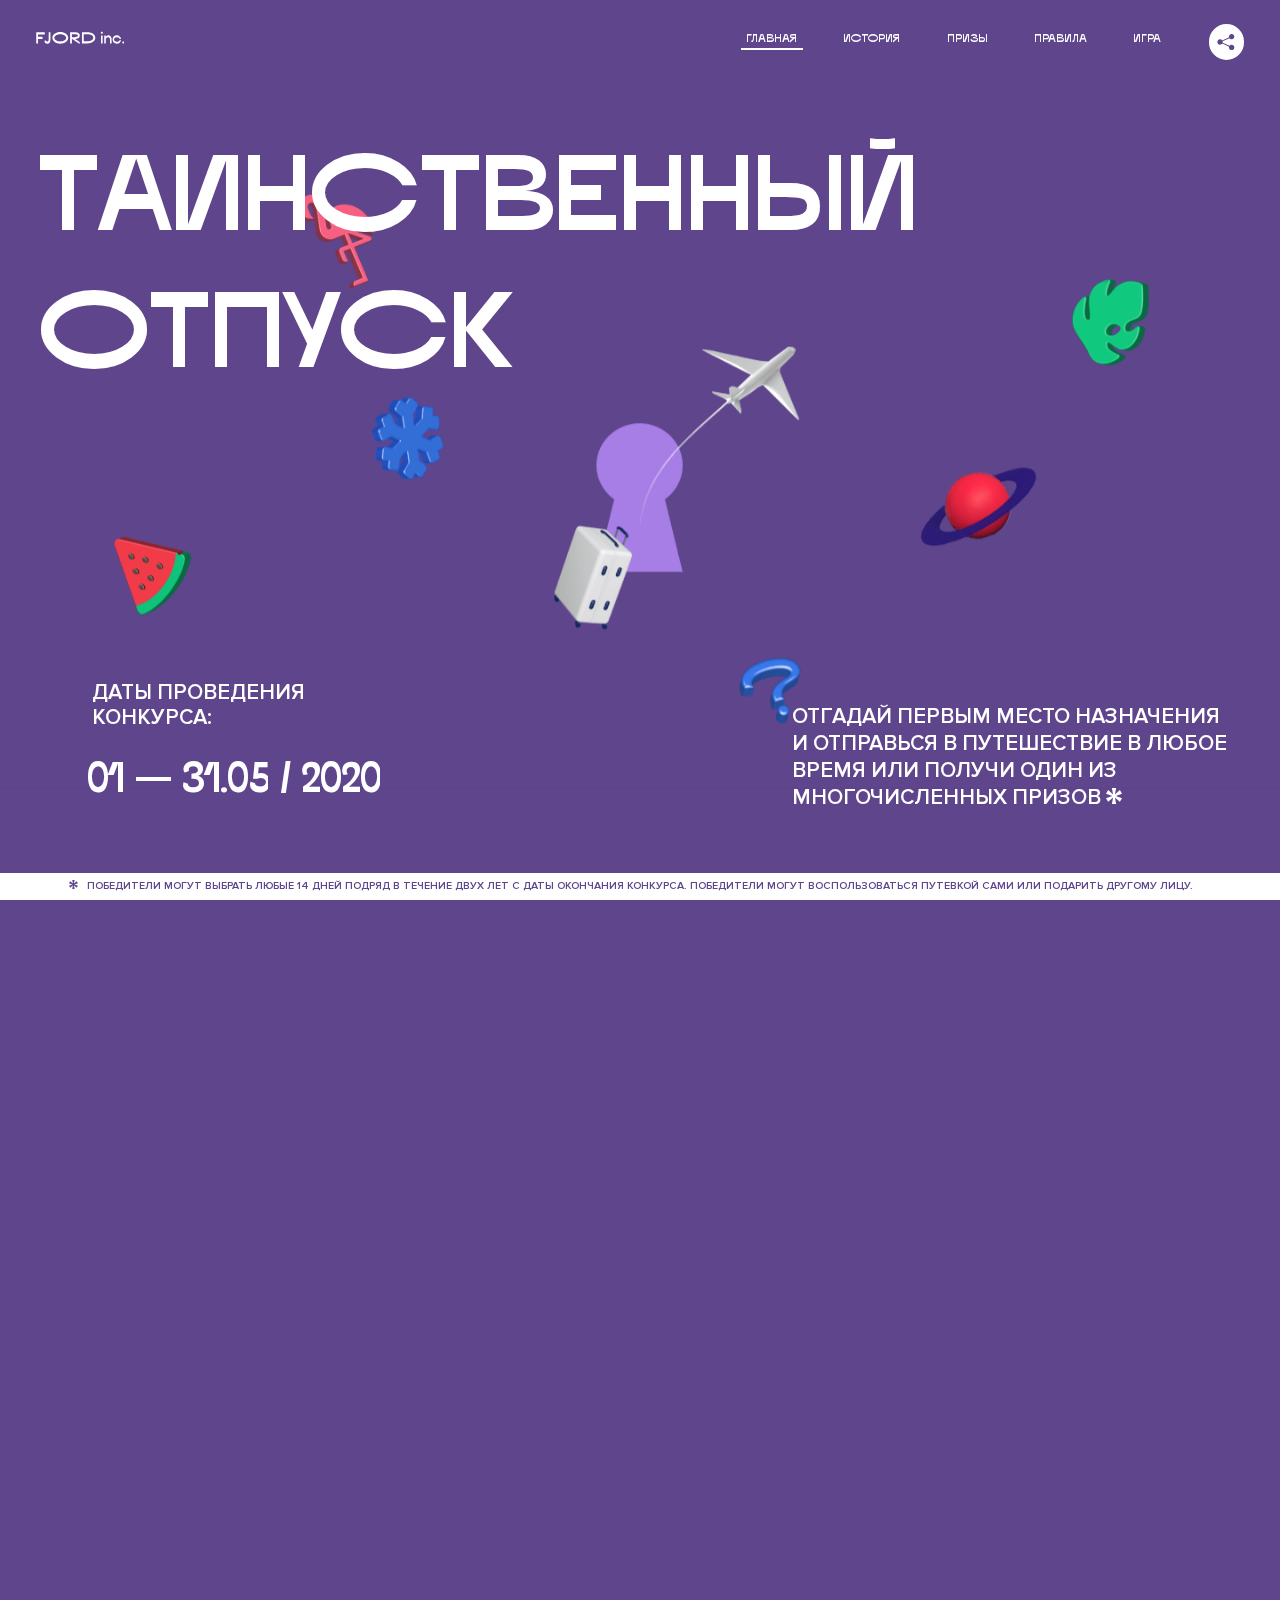
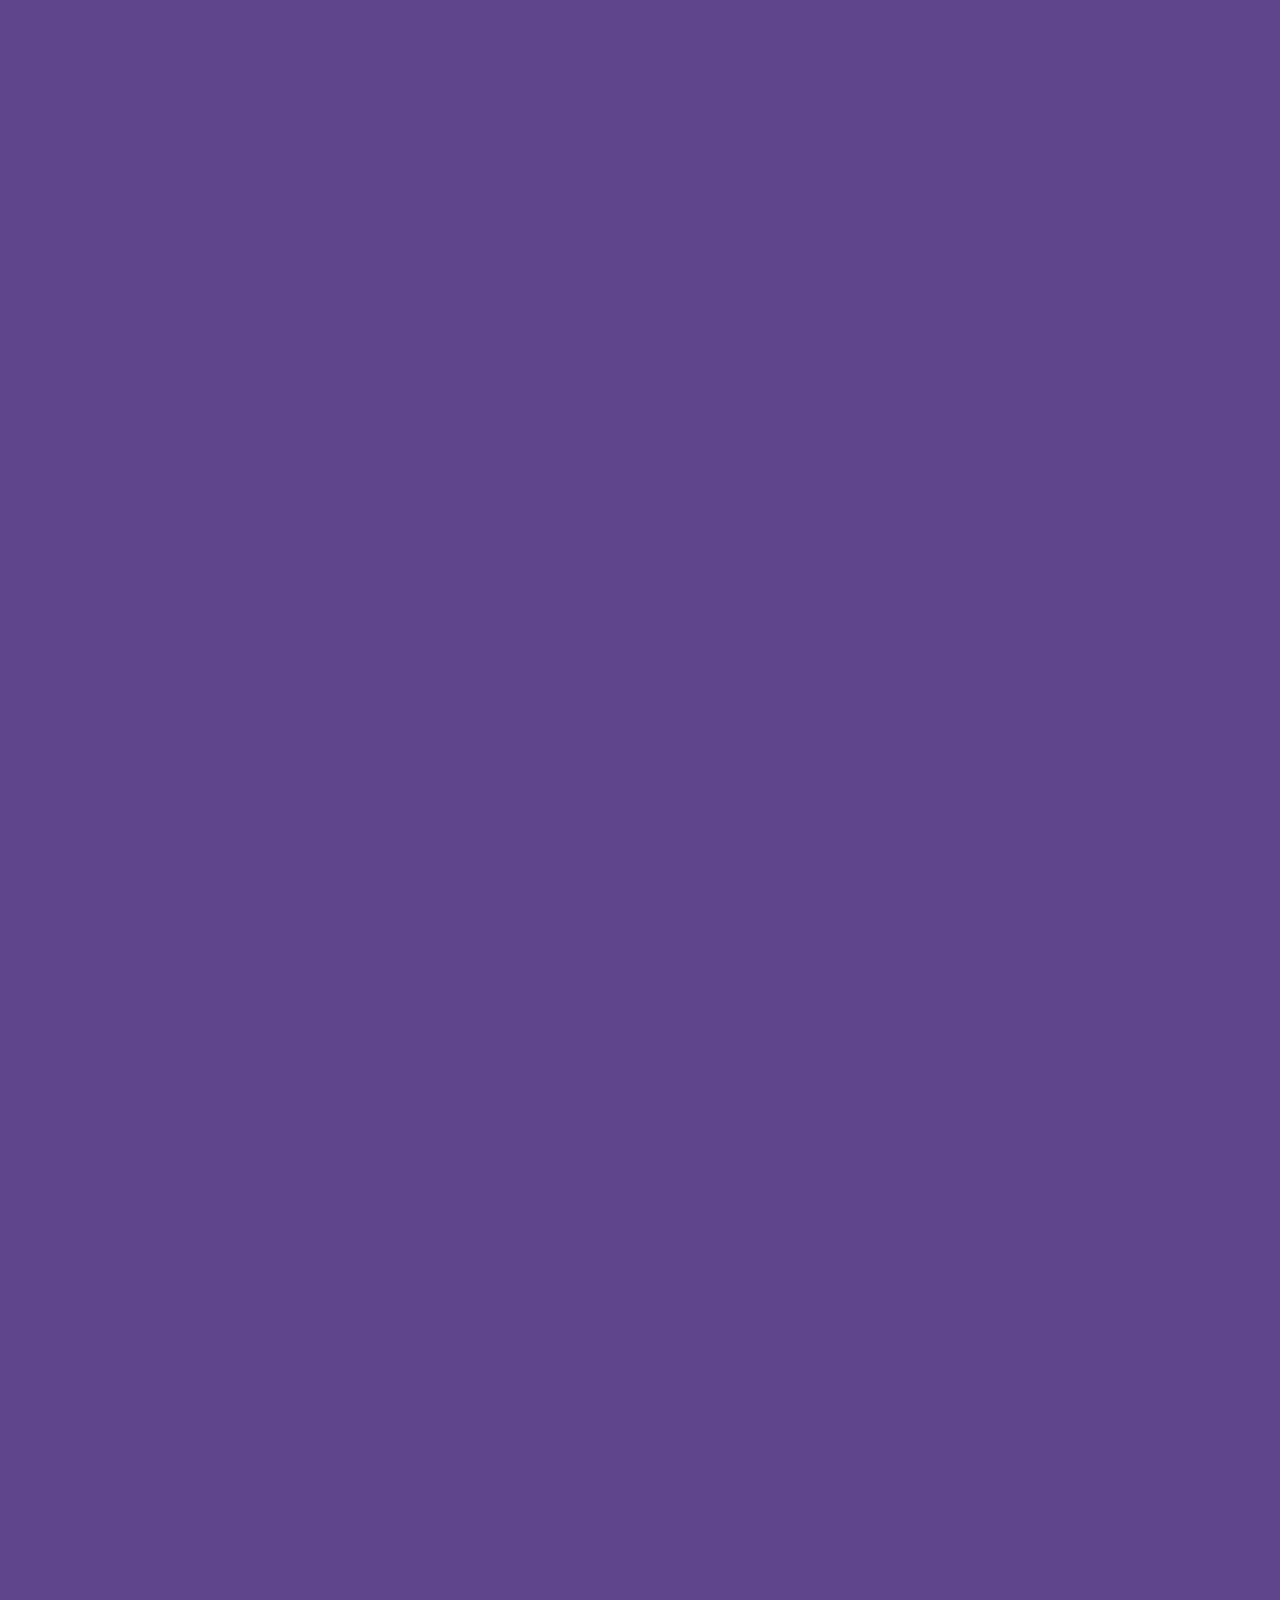
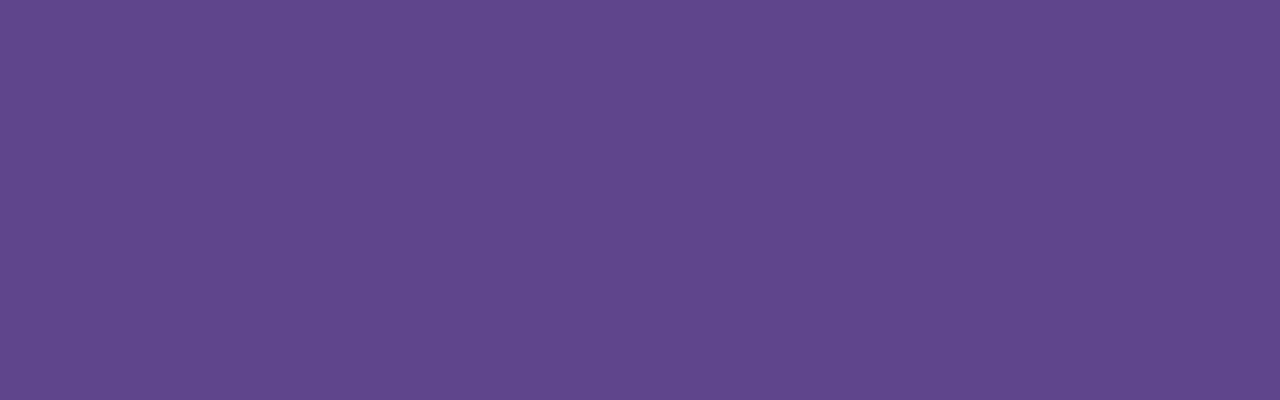
<file: 6/index.html>
<!DOCTYPE html>
<html lang="ru">
<head>
  <meta charset="UTF-8">
  <meta name="description" content="">
  <meta name="viewport" content="width=device-width, initial-scale=1.0">
  <meta http-equiv="X-UA-Compatible" content="ie=edge">
  <title>Mysterious Vacation</title>
  <link rel="stylesheet" href="css/style.min.css">
<link href="css/style.min.css" rel="stylesheet">  <base href="https://htmlacademy-animation.github.io/1225915-magic-vacation-1/6/">
</head>
<body class="theme1">

  <header class="page-header js-header">
    <div class="page-header__wrapper">
      <a href="#" class="page-header__logo" aria-label="Перейти на страницу FJORD.Inc">
        <svg width="100" height="15" viewBox="0 0 100 15" fill="none" xmlns="http://www.w3.org/2000/svg">
          <path d="M0.26 1.4V14H2.276V8.906H7.334V6.44H2.276V3.848H9.872V1.4H0.26ZM12.733 14.36C15.127 14.36 16.243 12.65 16.243 9.5V1.4H14.263V8.96C14.263 11.21 13.723 11.876 12.733 11.876C11.833 11.876 11.473 11.3 11.347 10.58L9.36702 10.94C9.63702 13.046 10.663 14.36 12.733 14.36ZM18.3918 7.7C18.3918 11.372 22.3878 14.36 27.3198 14.36C32.2518 14.36 36.2478 11.372 36.2478 7.7C36.2478 4.028 32.2518 1.04 27.3198 1.04C22.3878 1.04 18.3918 4.028 18.3918 7.7ZM20.6058 7.7C20.6058 5.378 23.6118 3.524 27.3198 3.524C30.9918 3.524 33.9798 5.378 33.9798 7.7C33.9798 10.004 30.9918 11.858 27.3198 11.858C23.6118 11.858 20.6058 10.004 20.6058 7.7ZM40.403 14V8.906H40.799L49.079 14.702V12.38L44.039 8.906H44.201C47.999 8.906 49.277 7.304 49.277 5.162C49.277 3.092 47.999 1.4 44.201 1.4H38.387V14H40.403ZM43.535 3.722C45.785 3.722 47.045 4.136 47.045 5.432C47.045 6.764 45.785 7.034 43.535 7.034H40.403V3.722H43.535ZM51.6936 1.382V14H57.8676C62.7456 14 66.7236 11.534 66.7236 7.7C66.7236 3.848 62.7456 1.382 57.8676 1.382H51.6936ZM53.7096 11.624V3.722H57.5436C61.5396 3.722 64.4916 5.018 64.4916 7.7C64.4916 10.238 61.5396 11.624 57.5436 11.624H53.7096ZM73.1832 14.018H74.9832V5H73.1832V14.018ZM72.9132 1.976C72.9132 2.57 73.3992 3.092 74.0832 3.092C74.7492 3.092 75.2352 2.57 75.2352 1.976C75.2352 1.382 74.7672 0.805999 74.0832 0.805999C73.3812 0.805999 72.9132 1.382 72.9132 1.976ZM76.7867 14H78.5687V9.104C78.7487 8.006 79.5947 6.962 81.0887 6.962C82.1147 6.962 83.2667 7.448 83.2667 9.554V14H85.0487V9.014C85.0487 6.152 83.2307 4.73 81.3587 4.73C79.9187 4.73 79.0727 5.558 78.5687 6.854V5H76.7867V14ZM90.9898 14.27C93.5098 14.27 95.3818 12.506 95.7238 10.328H94.0498C93.7258 11.3 92.6998 12.02 90.9898 12.02C88.8478 12.02 87.7678 10.922 87.7678 9.59C87.7678 8.24 88.8478 6.962 90.9898 6.962C92.7538 6.962 93.7978 7.844 94.0858 8.924H95.7418C95.4358 6.71 93.6178 4.73 90.9898 4.73C88.0918 4.73 86.1298 7.124 86.1298 9.59C86.1298 12.074 88.1278 14.27 90.9898 14.27ZM97.0693 12.938C97.0693 13.658 97.5553 14.144 98.2753 14.144C98.9953 14.144 99.4813 13.658 99.4813 12.938C99.4813 12.2 98.9953 11.714 98.2753 11.714C97.5553 11.714 97.0693 12.2 97.0693 12.938Z" fill="currentColor"></path>
        </svg>
      </a>
      <button class="page-header__toggler js-menu-toggler" type="button" aria-label="Управление мобильным меню"><span>Меню</span></button>
      <nav class="page-header__nav">
        <div class="page-header__menu js-menu" id="menu">
          <ul>
            <li>
              <a class="js-menu-link" href="#top" data-href="top">главная</a>
            </li>
            <li>
              <a class="js-menu-link" href="#story" data-href="story">история</a>
            </li>
            <li>
              <a class="js-menu-link" href="#prizes" data-href="prizes">призы</a>
            </li>
            <li>
              <a class="js-menu-link" href="#rules" data-href="rules">правила</a>
            </li>
            <li>
              <a class="js-menu-link" href="#game" data-href="game">игра</a>
            </li>
          </ul>
        </div>
        <div class="page-header__social">
          <div class="social-block js-social-block">
            <button class="social-block__toggler" aria-label="Управлять блоком с социальными кнопками">
              <svg width="26" height="22" viewBox="0 0 27 22" fill="none" xmlns="http://www.w3.org/2000/svg">
                <path d="M19.6721 7.43664C21.6273 7.43664 23.213 5.85095 23.213 3.89566C23.213 1.94037 21.6273 0.354675 19.6721 0.354675C17.7168 0.354675 16.1311 1.94037 16.1311 3.89566C16.1311 4.19968 16.1728 4.49178 16.2458 4.77345L7.21751 8.95527C6.57519 8.05214 5.52303 7.46049 4.33078 7.46049C2.37549 7.46049 0.789795 9.04618 0.789795 11.0015C0.789795 12.9568 2.37549 14.5425 4.33078 14.5425C5.52303 14.5425 6.57668 13.9508 7.21751 13.0477L16.2458 17.2295C16.1743 17.5112 16.1311 17.8033 16.1311 18.1073C16.1311 20.0626 17.7168 21.6483 19.6721 21.6483C21.6273 21.6483 23.213 20.0626 23.213 18.1073C23.213 16.152 21.6273 14.5663 19.6721 14.5663C18.4798 14.5663 17.4262 15.158 16.7853 16.0611L7.75701 11.8793C7.82854 11.5976 7.87176 11.3055 7.87176 11.0015C7.87176 10.6974 7.83003 10.4053 7.75701 10.1237L16.7853 5.94186C17.4262 6.84499 18.4783 7.43664 19.6721 7.43664Z" fill="currentColor"></path>
              </svg>
            </button>
            <ul class="social-block__list">
              <li>
                <a class="social-block__link social-block__link--fb" href="#" aria-label="Мы на Facebook">
                  <svg width="8" height="17" viewBox="0 0 8 17" fill="none" xmlns="http://www.w3.org/2000/svg">
                    <path d="M4.24646 16.9899H1.09275L1.05793 8.49828H0V5.30707H1.05793V3.81124C1.05793 1.42084 2.57654 0 5.21735 0H7.41758V3.18585H5.30841C4.28262 3.18585 4.2478 3.48582 4.2478 4.24914V5.30707H7.42964L7.16716 8.49828H4.2478V16.9899H4.24646Z" fill="currentColor"></path>
                  </svg>
                </a>
              </li>
              <li>
                <a class="social-block__link social-block__link--insta" href="#" aria-label="Мы в Instagram">
                  <svg width="15" height="15" viewBox="0 0 15 15" fill="none" xmlns="http://www.w3.org/2000/svg">
                    <path d="M11.0197 0H4.19806C2.14246 0 0.471191 1.66993 0.471191 3.72285V10.5499C0.471191 12.6082 2.14112 14.2727 4.19806 14.2727H11.0197C13.0753 14.2727 14.7466 12.6082 14.7466 10.5499V3.72285C14.7466 1.67127 13.0753 0 11.0197 0ZM11.0197 12.4849H4.19806C3.13076 12.4849 2.26432 11.6158 2.26432 10.5512V3.72419C2.26432 2.65956 3.13076 1.79715 4.19806 1.79715H11.0197C12.087 1.79715 12.9535 2.6609 12.9535 3.72419V10.5512C12.9535 11.6145 12.087 12.4849 11.0197 12.4849Z" fill="currentColor"></path>
                    <path d="M7.60887 3.11084C5.38989 3.11084 3.58203 4.9187 3.58203 7.14036C3.58203 9.35532 5.38989 11.1645 7.60887 11.1645C9.83053 11.1645 11.6357 9.35666 11.6357 7.14036C11.6357 4.9187 9.83053 3.11084 7.60887 3.11084ZM7.60887 9.36871C6.37551 9.36871 5.37784 8.37372 5.37784 7.14036C5.37784 5.90699 6.37551 4.90665 7.60887 4.90665C8.83822 4.90665 9.84259 5.90833 9.84259 7.14036C9.84392 8.37238 8.83822 9.36871 7.60887 9.36871Z" fill="currentColor"></path>
                    <path d="M11.3573 2.35962C10.8256 2.35962 10.3931 2.79752 10.3931 3.32381C10.3931 3.85546 10.8256 4.29336 11.3573 4.29336C11.8862 4.29336 12.3215 3.85546 12.3215 3.32381C12.3215 2.79752 11.8862 2.35962 11.3573 2.35962Z" fill="currentColor"></path>
                  </svg>
                </a>
              </li>
              <li>
                <a class="social-block__link social-block__link--vk" href="#" aria-label="Мы ВКонтакте">
                  <svg width="17" height="10" viewBox="0 0 17 10" fill="none" xmlns="http://www.w3.org/2000/svg">
                    <path d="M14.1234 4.9002C14.1234 4.9002 16.3623 1.72708 16.5866 0.680242C16.6595 0.312285 16.4947 0.103188 16.1069 0.103188C16.1069 0.103188 14.8193 0.103188 14.168 0.103188C13.7235 0.103188 13.5587 0.293278 13.4235 0.579768C13.4235 0.579768 12.3724 2.82553 11.0969 4.24712C10.6861 4.70333 10.4781 4.84318 10.2511 4.84318C10.0646 4.84318 9.98625 4.6911 9.98625 4.27834V0.649016C9.98625 0.147997 9.92545 0.00135496 9.5066 0.00135496H6.39628C6.15578 0.00135496 6.0085 0.134417 6.0085 0.324506C6.0085 0.801084 6.73406 0.908351 6.73406 2.20231V4.87305C6.73406 5.40529 6.70569 5.61575 6.45303 5.61575C5.78016 5.61575 4.19528 3.30618 3.30623 0.678887C3.12923 0.145282 2.93737 0 2.43475 0H0.486409C0.205373 0 0 0.190085 0 0.476576C0 0.991172 0.60666 3.40801 2.99277 6.64358C4.59927 8.8201 6.70569 10 8.60269 10C9.76196 10 10.0416 9.80312 10.0416 9.31432V7.63883C10.0416 7.22607 10.2065 7.04956 10.4429 7.04956C10.7078 7.04956 11.1847 7.13238 12.2805 8.22268C13.5843 9.47862 13.6762 10 14.3896 10H16.5676C16.7919 10 17 9.89273 17 9.52342C17 9.02919 16.3623 8.15343 15.384 7.10659C14.9801 6.56755 14.3302 5.98914 14.1248 5.72301C13.8275 5.40801 13.9154 5.23014 14.1234 4.9002Z" fill="currentColor"></path>
                  </svg>
                </a>
              </li>
            </ul>
          </div>
        </div>
      </nav>
    </div>
  </header>

  <main class="page-content">

    <section class="animation-screen"></section>

    <section class="screen screen--hidden screen--intro js-scrollspy" id="top">
      <div class="screen__wrapper">
        <div class="intro">
          <h1 class="intro__title animate-text">Таинственный отпуск</h1>
          <div class="intro__content">
            <div class="intro__info">
              <p class="intro__label">Даты проведения конкурса:</p>
              <p class="intro__date">01 — 31.05 / 2020</p>
            </div>
            <div class="intro__message">
              <p>
                Отгадай первым место назначения и&nbsp;отправься в&nbsp;путешествие в&nbsp;любое время или получи один из многочисленных призов
                <svg width="16" height="16" viewBox="0 0 10 10" fill="none" xmlns="http://www.w3.org/2000/svg">
                  <path d="M0 6.35337L3.90271 4.99012L0 3.64663L1.34615 1.32374L4.44287 4.01073L3.67364 0H6.34615L5.57692 4.01073L8.65385 1.32374L10 3.64663L6.13405 4.99012L10 6.35337L8.65385 8.65651L5.57692 5.98927L6.34615 10H3.67364L4.44287 5.96952L1.34615 8.65651L0 6.35337Z" fill="currentColor"></path>
                </svg>
              </p>
            </div>
          </div>
        </div>
      </div>
      <div class="screen__footer js-footer">
        <button class="screen__footer-enlarge js-footer-toggler" type="button" aria-label="Показать сообщение">
          <svg width="10" height="10" viewBox="0 0 10 10" fill="none" xmlns="http://www.w3.org/2000/svg">
            <path d="M0 6.35337L3.90271 4.99012L0 3.64663L1.34615 1.32374L4.44287 4.01073L3.67364 0H6.34615L5.57692 4.01073L8.65385 1.32374L10 3.64663L6.13405 4.99012L10 6.35337L8.65385 8.65651L5.57692 5.98927L6.34615 10H3.67364L4.44287 5.96952L1.34615 8.65651L0 6.35337Z" fill="currentColor"></path>
          </svg>
        </button>
        <button class="screen__footer-collapse js-footer-toggler" type="button" aria-label="Скрыть сообщение">
          <svg width="13" height="13" viewBox="0 0 13 13" fill="none" xmlns="http://www.w3.org/2000/svg">
            <line x1="12.3536" y1="0.353553" x2="0.738349" y2="11.9688" stroke="currentColor"></line>
            <line x1="0.738319" y1="0.539925" x2="12.3535" y2="12.1551" stroke="currentColor"></line>
          </svg>
        </button>
        <div class="screen__footer-wrapper">
          <div class="screen__footer-announce">
            <p class="screen__footer-label">Даты проведения конкурса:</p>
            <p class="screen__footer-date">01 — 31.05 / 2020</p>
          </div>
          <div class="screen__footer-note">
            <p>
              <svg width="10" height="10" viewBox="0 0 10 10" fill="none" xmlns="http://www.w3.org/2000/svg">
                <path d="M0 6.35337L3.90271 4.99012L0 3.64663L1.34615 1.32374L4.44287 4.01073L3.67364 0H6.34615L5.57692 4.01073L8.65385 1.32374L10 3.64663L6.13405 4.99012L10 6.35337L8.65385 8.65651L5.57692 5.98927L6.34615 10H3.67364L4.44287 5.96952L1.34615 8.65651L0 6.35337Z" fill="currentColor"></path>
              </svg>
              <span>Победители могут выбрать любые 14 дней подряд в&nbsp;течение двух лет с&nbsp;даты окончания конкурса. Победители могут воспользоваться путевкой сами или подарить другому лицу.</span>
            </p>
          </div>
        </div>
      </div>
    </section>

    <section class="screen screen--hidden screen--story js-scrollspy" id="story">

      <div class="slider swiper-container js-slider">

        <div class="swiper-wrapper">

          <div class="slider__item swiper-slide">
            <h2 class="slider__item-title animate-text">История</h2>
            <p class="slider__item-text">Джеймс Таргет был основателем компании &laquo;Fjord Inc.&raquo;. С&nbsp;1965 года &laquo;Fjord Inc.&raquo; прославилась надёжными и&nbsp;удобными чемоданами и&nbsp;аксессуарами для туристов.</p>
          </div>

          <div class="slider__item swiper-slide">
            <p class="slider__item-text">Когда Джеймсу было 7&nbsp;лет, в&nbsp;их&nbsp;доме гостил дядюшка и&nbsp;развлекал детей рассказами о&nbsp;своей поездке в&nbsp;место, показавшееся малышу Таргету невероятным. Тогда Джеймс решил, что однажды посетит его, но&nbsp;не&nbsp;будет рассказывать о&nbsp;мечте, пока не&nbsp;осуществит.</p>
          </div>

          <div class="slider__item swiper-slide">
            <p class="slider__item-text">Джеймс Таргет стал увлеченным путешественником. Он&nbsp;посетил 5&nbsp;континентов, 126&nbsp;стран.</p>
          </div>

          <div class="slider__item swiper-slide">
            <p class="slider__item-text">Он&nbsp;сплавлялся по&nbsp;Амазонке и&nbsp;погружался в&nbsp;пещеры Франции, медитировал в&nbsp;горах Тибета и&nbsp;пожимал руку вождя племени Акугауа.</p>
          </div>

          <div class="slider__item swiper-slide">
            <p class="slider__item-text">Из&nbsp;своих поездок Джеймс Таргет привозил идеи, как сделать свои чемоданы &laquo;Fjord Inc.&raquo; удобными и&nbsp;приспособленными к&nbsp;разным дорожным условиям.</p>
          </div>

          <div class="slider__item swiper-slide">
            <p class="slider__item-text">Всё это время Джеймс не&nbsp;оставлял идею поездки своей мечты. Однако, как только он&nbsp;брался за&nbsp;планирование, возникали препятствия, не&nbsp;позволяющие отправиться туда.</p>
          </div>

          <div class="slider__item swiper-slide">
            <p class="slider__item-text">В&nbsp;возрасте 67&nbsp;лет Джеймс Таргет попал под лавину и&nbsp;погиб. В&nbsp;своём завещании он&nbsp;поручил отправить в&nbsp;заветное путешествие трёх смельчаков, единых с&nbsp;ним духом.</p>
          </div>

          <div class="slider__item swiper-slide">
            <p class="slider__item-text">Тех, кто сможет узнать таинственное место, задавая вопросы специально обученному ИИ&nbsp;&laquo;Соне&raquo;, ждет фантастическое путешествие.</p>
          </div>
        </div>
        <div class="slider__controls">
          <button class="slider__control slider__control--prev js-control-prev" type="button" aria-label="Показать предыдущую историю">
            <svg width="12" height="22" viewBox="0 0 12 22" fill="none" xmlns="http://www.w3.org/2000/svg">
              <path d="M11 1L1 11L11 21" stroke="currentColor" stroke-width="2" stroke-linejoin="round"></path>
            </svg>
          </button>
          <button class="slider__control slider__control--next js-control-next" type="button" aria-label="Показать следующую историю">
            <svg width="12" height="22" viewBox="0 0 12 22" fill="none" xmlns="http://www.w3.org/2000/svg">
              <path d="M1 1L11 11L1 21" stroke="currentColor" stroke-width="2" stroke-linejoin="round"></path>
            </svg>
          </button>
        </div>
        <div class="slider__pagination swiper-pagination"></div>
      </div>
    </section>

    <section class="screen screen--hidden screen--prizes js-scrollspy" id="prizes">
      <div class="screen__wrapper">
        <div class="prizes">
          <h2 class="prizes__title animate-text">ПРизы</h2>
          <div class="prizes__lead">
            <p>Найди ответ и&nbsp;получи один из&nbsp;призов:</p>
          </div>
          <ul class="prizes__list">
            <li class="prizes__item prizes__item--journeys">
              <div class="prizes__icon">
                <picture>
                  <source srcset="img/prize1-mob.svg" media="(orientation: portrait)">
                  <img src="img/prize1.svg" alt="">
                </picture>
              </div>
              <p class="prizes__desc">
                <b>3</b>
                <span>загадочных путешествия</span>
              </p>
            </li>
            <li class="prizes__item prizes__item--cases">
              <div class="prizes__icon">
                <picture>
                  <source srcset="img/prize2-mob.svg" media="(orientation: portrait)">
                  <img src="img/prize2.svg" alt="">
                </picture>
              </div>
              <p class="prizes__desc">
                <b>7</b>
                <span>надежных чемоданов</span>
              </p>
            </li>
            <li class="prizes__item prizes__item--codes">
              <div class="prizes__icon">
                <picture>
                  <source srcset="img/prize3-mob.svg" media="(orientation: portrait)">
                  <img src="img/prize3.svg" alt="">
                </picture>
              </div>
              <p class="prizes__desc">
                <b>900</b>
                <span>
                  промокодов на&nbsp;скидку 15%
                  <svg width="10" height="10" viewBox="0 0 10 10" fill="none" xmlns="http://www.w3.org/2000/svg">
                    <path d="M0 6.35337L3.90271 4.99012L0 3.64663L1.34615 1.32374L4.44287 4.01073L3.67364 0H6.34615L5.57692 4.01073L8.65385 1.32374L10 3.64663L6.13405 4.99012L10 6.35337L8.65385 8.65651L5.57692 5.98927L6.34615 10H3.67364L4.44287 5.96952L1.34615 8.65651L0 6.35337Z" fill="currentColor"></path>
                  </svg>
                </span>
              </p>
            </li>
          </ul>
        </div>
      </div>
      <div class="screen__footer js-footer">
        <button class="screen__footer-enlarge js-footer-toggler" type="button" aria-label="Показать сообщение">
          <svg width="10" height="10" viewBox="0 0 10 10" fill="none" xmlns="http://www.w3.org/2000/svg">
            <path d="M0 6.35337L3.90271 4.99012L0 3.64663L1.34615 1.32374L4.44287 4.01073L3.67364 0H6.34615L5.57692 4.01073L8.65385 1.32374L10 3.64663L6.13405 4.99012L10 6.35337L8.65385 8.65651L5.57692 5.98927L6.34615 10H3.67364L4.44287 5.96952L1.34615 8.65651L0 6.35337Z" fill="currentColor"></path>
          </svg>
        </button>
        <button class="screen__footer-collapse js-footer-toggler" type="button" aria-label="Скрыть сообщение">
          <svg width="13" height="13" viewBox="0 0 13 13" fill="none" xmlns="http://www.w3.org/2000/svg">
            <line x1="12.3536" y1="0.353553" x2="0.738349" y2="11.9688" stroke="currentColor"></line>
            <line x1="0.738319" y1="0.539925" x2="12.3535" y2="12.1551" stroke="currentColor"></line>
          </svg>
        </button>
        <div class="screen__footer-wrapper">
          <div class="screen__footer-announce">
            <p class="screen__footer-label">Даты проведения конкурса:</p>
            <p class="screen__footer-date">01 — 31.05 / 2020</p>
          </div>
          <div class="screen__footer-note">
            <p>
              <svg width="10" height="10" viewBox="0 0 10 10" fill="none" xmlns="http://www.w3.org/2000/svg">
                <path d="M0 6.35337L3.90271 4.99012L0 3.64663L1.34615 1.32374L4.44287 4.01073L3.67364 0H6.34615L5.57692 4.01073L8.65385 1.32374L10 3.64663L6.13405 4.99012L10 6.35337L8.65385 8.65651L5.57692 5.98927L6.34615 10H3.67364L4.44287 5.96952L1.34615 8.65651L0 6.35337Z" fill="currentColor"></path>
              </svg>
              <span>Скидка&nbsp;15% на&nbsp;единоразовое приобретение путёвки с&nbsp;1&nbsp;июня 2020 по&nbsp;31&nbsp;мая 2022&nbsp;года. Суммируется с&nbsp;другими акциями</span>
            </p>
          </div>
        </div>
      </div>
    </section>

    <section class="screen screen--hidden screen--rules js-scrollspy" id="rules">
      <div class="screen__wrapper">
        <div class="rules">
          <h2 class="rules__title animate-text">Правила</h2>
          <div class="rules__lead">
            <p>Для того чтобы получить наследство Джеймса Таргета, тебе нужно выведать у&nbsp;&laquo;Сони&raquo;, куда предстоит отправиться тебе в&nbsp;случае победы</p>
          </div>
          <ol class="rules__list">
            <li class="rules__item">
              <p>Тебе отводится <br>5&nbsp;минут</p>
            </li>
            <li class="rules__item">
              <p>Задавай любые вопросы в&nbsp;текстовом поле</p>
            </li>
            <li class="rules__item">
              <p>Нажимай кнопку &laquo;Узнать&raquo;, чтобы получить ответ</p>
            </li>
            <li class="rules__item">
              <p>&laquo;Соня&raquo; может отвечать только&nbsp;Да или Нет</p>
            </li>
          </ol>
          <a href="#game" class="rules__link btn">Погнали!</a>
        </div>
      </div>
      <div class="screen__disclaimer">
        <div class="disclaimer">
          <ul>
            <li>
              <a href="#">Правовая информация</a>
            </li>
            <li>
              <a href="#">Подробные правила</a>
            </li>
          </ul>
        </div>
      </div>
    </section>

    <section class="screen screen--hidden screen--game js-scrollspy" id="game">
      <div class="screen__wrapper">
        <div class="game">
          <div class="game__header">
            <h2 class="game__title animate-text">Игра</h2>
            <div class="game__counter">
              <span>05</span>:<span>00</span>
            </div>
          </div>
          <div class="game__body">
            <div class="chat">
              <div class="chat__body js-chat">
                <ul class="chat__list" id="messages"></ul>
              </div>
              <div class="chat__footer">
                <form action="#" method="post" class="form" id="message-form">
                  <label for="message-field" class="visually-hidden">Поле для ввода вопроса</label>
                  <input type="text" class="form__field" id="message-field">
                  <button class="form__button btn">
                    Узнать
                    <svg width="18" height="19" viewBox="0 0 18 19" fill="none" xmlns="http://www.w3.org/2000/svg">
                      <path stroke="currentColor" stroke-width="2" d="M9 19V1"></path>
                      <path d="M1 9l8-8 8 8" stroke="currentColor" stroke-width="2" stroke-linejoin="round"></path>
                    </svg>
                  </button>
                </form>
              </div>
            </div>
          </div>
          <!-- временные кнопки для показа результата -->
          <div class="game__buttons">
            <button class="game__button btn js-show-result" type="button" data-target="result">Положительный результат</button>
            <button class="game__button btn js-show-result" type="button" data-target="result2">Положительный результат - 2</button>
            <button class="game__button btn js-show-result" type="button" data-target="result3">Отрицательный результат</button>
          </div>
        </div>
      </div>
    </section>

    <section class="screen screen--hidden screen--result" id="result">
      <div class="screen__wrapper">
        <div class="result result--trip">
          <div class="result__image">
            <picture>
              <source srcset="img/result1-mob.png 1x, img/result1-mob@2x.png 2x" media="(max-width: 768px) and (orientation: portrait)">
              <img src="img/result1.png" srcset="img/result1@2x.png 2x" alt="">
            </picture>
          </div>
          <h2 class="result__title">
            <span class="visually-hidden">ПОбеда!</span>
            <svg xmlns="http://www.w3.org/2000/svg" viewBox="0 0 568.85 109.24">
              <path d="M16,24.44V92H2.6V8H75V92H61.52V24.44H16Z" transform="translate(-2.1 -1.5)" fill="none" stroke="currentColor"></path>
              <path d="M148.76,5.6c32.88,0,59.52,19.92,59.52,44.4s-26.64,44.4-59.52,44.4S89.24,74.48,89.24,50,115.88,5.6,148.76,5.6Zm0,72.12c24.48,0,44.4-12.36,44.4-27.72s-19.92-27.84-44.4-27.84C124,22.16,104,34.52,104,50S124,77.72,148.76,77.72Z" transform="translate(-2.1 -1.5)" fill="none" stroke="currentColor"></path>
              <path d="M287.36,8V24.44H236v14.4h25.32c25.44,0,34,11.16,34,26.52,0,15.6-8.52,26.64-34,26.64H222.56V8h64.8ZM256.88,76.52c15.12,0,23.52-2,23.52-11.52S272,54.44,256.88,54.44H236V76.52h20.88Z" transform="translate(-2.1 -1.5)" fill="none" stroke="currentColor"></path>
              <path d="M371.47,8V24.44H320.84V41.6h33.6V58h-33.6V75.56h50.64V92H307.4V8h64.08Z" transform="translate(-2.1 -1.5)" fill="none" stroke="currentColor"></path>
              <path d="M382.39,110.24V75.56h7.44c4.56-4.68,7.8-18.36,8.76-56L399,8h48.6V75.56h10v34.68H442.87V92H397v18.24H382.39Zm51.72-34.68V24.44H411.55v3.12c-0.48,22.44-3.24,37.68-7.2,48h29.76Z" transform="translate(-2.1 -1.5)" fill="none" stroke="currentColor"></path>
              <path d="M463.75,92l28-84h27.12l28.08,84H533.47l-7.8-23.52h-37.8L480.07,92H463.75Zm56.64-40L507,11.84,493.51,52h26.88Z" transform="translate(-2.1 -1.5)" fill="none" stroke="currentColor"></path>
              <path d="M554.12,70.4L555.55,2H569l1.44,68.4H554.12Zm8.28,6.36c4.8,0,8,3.24,8,8.16a8,8,0,1,1-16.08,0C554.35,80,557.59,76.76,562.39,76.76Z" transform="translate(-2.1 -1.5)" fill="none" stroke="currentColor"></path>
            </svg>
          </h2>
          <div class="result__text">
            <p>ты&nbsp;отправляешься в&nbsp;Арктику!</p>
          </div>
          <div class="result__form">
            <form action="#" method="post" class="form form--result">
              <label for="email-field" class="form__label">зарегистрируй результат</label>
              <input type="email" class="form__field" id="email-field" placeholder="e-mail для регистации результата и получения приза" required="">
              <button class="form__button btn">
                отправить
                <svg width="18" height="19" viewBox="0 0 18 19" fill="none" xmlns="http://www.w3.org/2000/svg">
                  <path stroke="currentColor" stroke-width="2" d="M9 19V1"></path>
                  <path d="M1 9l8-8 8 8" stroke="currentColor" stroke-width="2" stroke-linejoin="round"></path>
                </svg>
              </button>
            </form>
          </div>
        </div>
      </div>
    </section>

    <section class="screen screen--hidden screen--result" id="result2">
      <div class="screen__wrapper">
        <div class="result result--prize">
          <div class="result__image">
            <img class="leaf1" src="img/module-2/win-suitcase/leaf%20blue%201.png" alt="">
            <img class="leaf2" src="img/module-2/win-suitcase/leaf%20blue%202.png" alt="">
            <img class="leaf_green" src="img/module-2/win-suitcase/leaf%20green.png" alt="">
            <img class="suitcase" src="img/module-2/win-suitcase/suitcase.png" alt="">
            <div class="flamingo"><img src="img/module-2/win-suitcase/flamingo.png" alt=""></div>
          </div>
          <h2 class="result__title">
            <span class="visually-hidden">ПОбеда!</span>
            <svg xmlns="http://www.w3.org/2000/svg" viewBox="0 0 568.85 109.24">
              <path d="M16,24.44V92H2.6V8H75V92H61.52V24.44H16Z" transform="translate(-2.1 -1.5)" fill="none" stroke="currentColor"></path>
              <path d="M148.76,5.6c32.88,0,59.52,19.92,59.52,44.4s-26.64,44.4-59.52,44.4S89.24,74.48,89.24,50,115.88,5.6,148.76,5.6Zm0,72.12c24.48,0,44.4-12.36,44.4-27.72s-19.92-27.84-44.4-27.84C124,22.16,104,34.52,104,50S124,77.72,148.76,77.72Z" transform="translate(-2.1 -1.5)" fill="none" stroke="currentColor"></path>
              <path d="M287.36,8V24.44H236v14.4h25.32c25.44,0,34,11.16,34,26.52,0,15.6-8.52,26.64-34,26.64H222.56V8h64.8ZM256.88,76.52c15.12,0,23.52-2,23.52-11.52S272,54.44,256.88,54.44H236V76.52h20.88Z" transform="translate(-2.1 -1.5)" fill="none" stroke="currentColor"></path>
              <path d="M371.47,8V24.44H320.84V41.6h33.6V58h-33.6V75.56h50.64V92H307.4V8h64.08Z" transform="translate(-2.1 -1.5)" fill="none" stroke="currentColor"></path>
              <path d="M382.39,110.24V75.56h7.44c4.56-4.68,7.8-18.36,8.76-56L399,8h48.6V75.56h10v34.68H442.87V92H397v18.24H382.39Zm51.72-34.68V24.44H411.55v3.12c-0.48,22.44-3.24,37.68-7.2,48h29.76Z" transform="translate(-2.1 -1.5)" fill="none" stroke="currentColor"></path>
              <path d="M463.75,92l28-84h27.12l28.08,84H533.47l-7.8-23.52h-37.8L480.07,92H463.75Zm56.64-40L507,11.84,493.51,52h26.88Z" transform="translate(-2.1 -1.5)" fill="none" stroke="currentColor"></path>
              <path d="M554.12,70.4L555.55,2H569l1.44,68.4H554.12Zm8.28,6.36c4.8,0,8,3.24,8,8.16a8,8,0,1,1-16.08,0C554.35,80,557.59,76.76,562.39,76.76Z" transform="translate(-2.1 -1.5)" fill="none" stroke="currentColor"></path>
            </svg>
          </h2>
          <div class="result__text">
            <p>чемодан &laquo;Fjord&nbsp;Inc.&raquo;&nbsp;твой</p>
          </div>
          <div class="result__form">
            <form action="#" method="post" class="form form--result">
              <label for="email-field2" class="form__label">зарегистрируй результат</label>
              <input type="email" class="form__field" id="email-field2" placeholder="e-mail для регистации результата и получения приза" required="">
              <button class="form__button btn">
                <span>отправить</span>
                <svg width="18" height="19" viewBox="0 0 18 19" fill="none" xmlns="http://www.w3.org/2000/svg">
                  <path stroke="currentColor" stroke-width="2" d="M9 19V1"></path>
                  <path d="M1 9l8-8 8 8" stroke="currentColor" stroke-width="2" stroke-linejoin="round"></path>
                </svg>
              </button>
            </form>
          </div>
        </div>
      </div>
    </section>

    <section class="screen screen--hidden screen--result" id="result3">
      <div class="screen__wrapper">
        <div class="result result--negative">
          <div class="result__image">
            <picture>
              <source srcset="img/result3-mob.png 1x, img/result3-mob@2x.png 2x" media="(max-width: 768px) and (orientation: portrait)">
              <img src="img/result3.png" srcset="img/result3@2x.png 2x" alt="">
            </picture>
          </div>
          <h2 class="result__title">
            <span class="visually-hidden">Не угадал!</span>
            <svg xmlns="http://www.w3.org/2000/svg" viewBox="0 0 660.77 109.24">
              <path d="M2.66,92V8H16.1V42.2H53.3V8H66.74V92H53.3V58.64H16.1V92H2.66Z" transform="translate(-2.16 -1.5)" fill="none" stroke="currentColor"></path>
              <path d="M147.62,8V24.44H97V41.6h33.6V58H97V75.56h50.64V92H83.54V8h64.08Z" transform="translate(-2.16 -1.5)" fill="none" stroke="currentColor"></path>
              <path d="M199.22,8l20.52,42.36L235.34,8h16.44l-31,84H204.38l9.48-25.92L185.78,8h13.44Z" transform="translate(-2.16 -1.5)" fill="none" stroke="currentColor"></path>
              <path d="M273.74,24.44V92H260.3V8h50.16V24.44H273.74Z" transform="translate(-2.16 -1.5)" fill="none" stroke="currentColor"></path>
              <path d="M307.1,92l28-84h27.12l28.08,84H376.82L369,68.48h-37.8L323.42,92H307.1Zm56.64-40L350.3,11.84,336.86,52h26.88Z" transform="translate(-2.16 -1.5)" fill="none" stroke="currentColor"></path>
              <path d="M396.38,110.24V75.56h7.44c4.56-4.68,7.8-18.36,8.76-56L412.94,8h48.6V75.56h10v34.68H456.86V92H411v18.24H396.38ZM448.1,75.56V24.44H425.54v3.12c-0.48,22.44-3.24,37.68-7.2,48H448.1Z" transform="translate(-2.16 -1.5)" fill="none" stroke="currentColor"></path>
              <path d="M477.74,92l28-84h27.12L560.9,92H547.46l-7.8-23.52h-37.8L494.06,92H477.74Zm56.64-40-13.44-40.2L507.5,52h26.88Z" transform="translate(-2.16 -1.5)" fill="none" stroke="currentColor"></path>
              <path d="M568.7,76.88a13.77,13.77,0,0,0,5,1c6.6,0,10.44-6.24,12-58.32L586.22,8h46.2V92H619V24.44H598.82l-0.12,3.12C597.14,81,589,94.4,573.74,94.4a28.55,28.55,0,0,1-6.72-.84Z" transform="translate(-2.16 -1.5)" fill="none" stroke="currentColor"></path>
              <path d="M646.1,70.4L647.54,2H661l1.44,68.4H646.1Zm8.28,6.36c4.8,0,8,3.24,8,8.16a8,8,0,0,1-16.08,0C646.34,80,649.58,76.76,654.38,76.76Z" transform="translate(-2.16 -1.5)" fill="none" stroke="currentColor"></path>
            </svg>
          </h2>
          <button class="result__button js-play" type="button">
            не сдавайся!
            <span>
              <svg width="27" height="22" viewBox="0 0 27 22" fill="none" xmlns="http://www.w3.org/2000/svg">
                <path d="M10.6899 1.47998C5.42992 1.47998 1.16992 5.73998 1.16992 11C1.16992 16.26 5.42992 20.52 10.6899 20.52C15.9499 20.52 20.2099 16.26 20.2099 11V7.13998" stroke="currentColor" stroke-width="2" stroke-miterlimit="10"></path>
                <path d="M15.1099 12.5099L20.1499 7.13989L25.3099 12.6299" stroke="currentColor" stroke-width="2" stroke-miterlimit="10" stroke-linejoin="round"></path>
              </svg>
            </span>
          </button>
        </div>
      </div>
    </section>

    <section class="prizes-transition-bg"></section>
  </main>

<script src="js/script.js"></script></body>
</html>
</file>
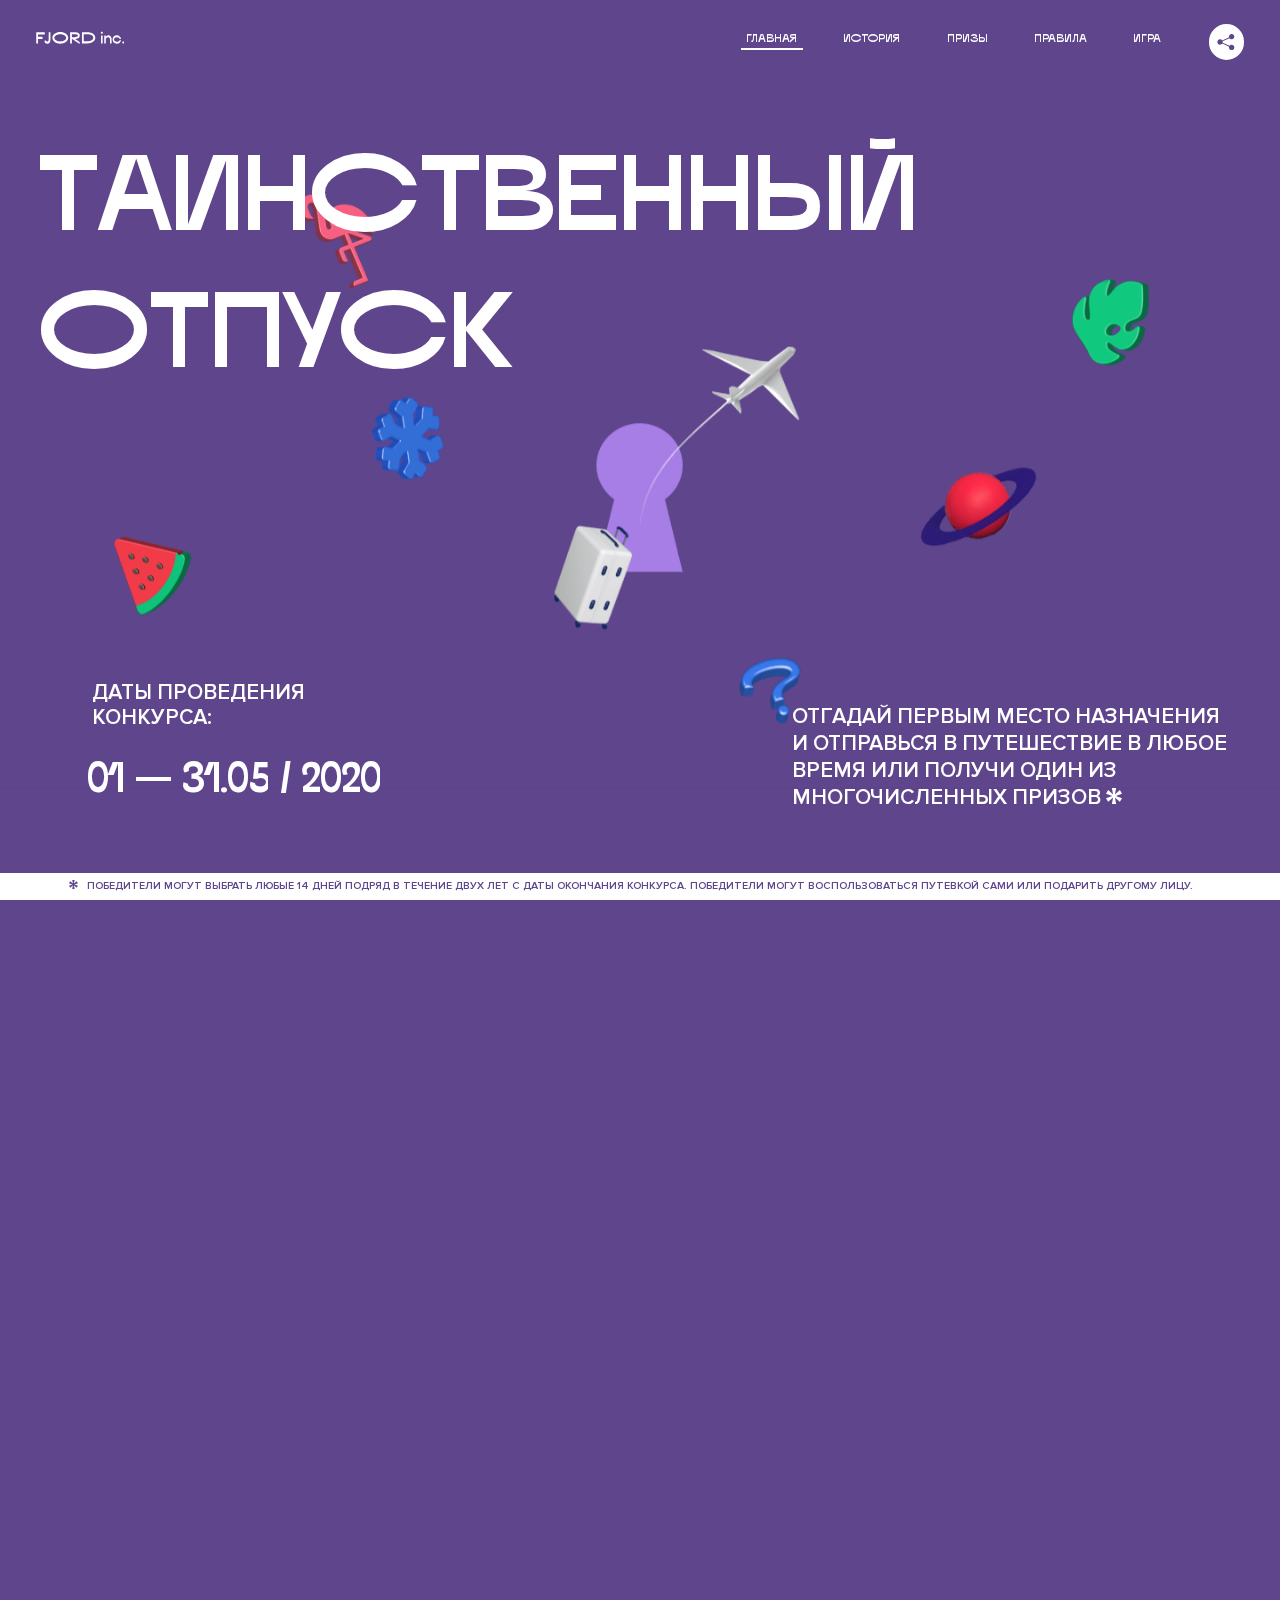
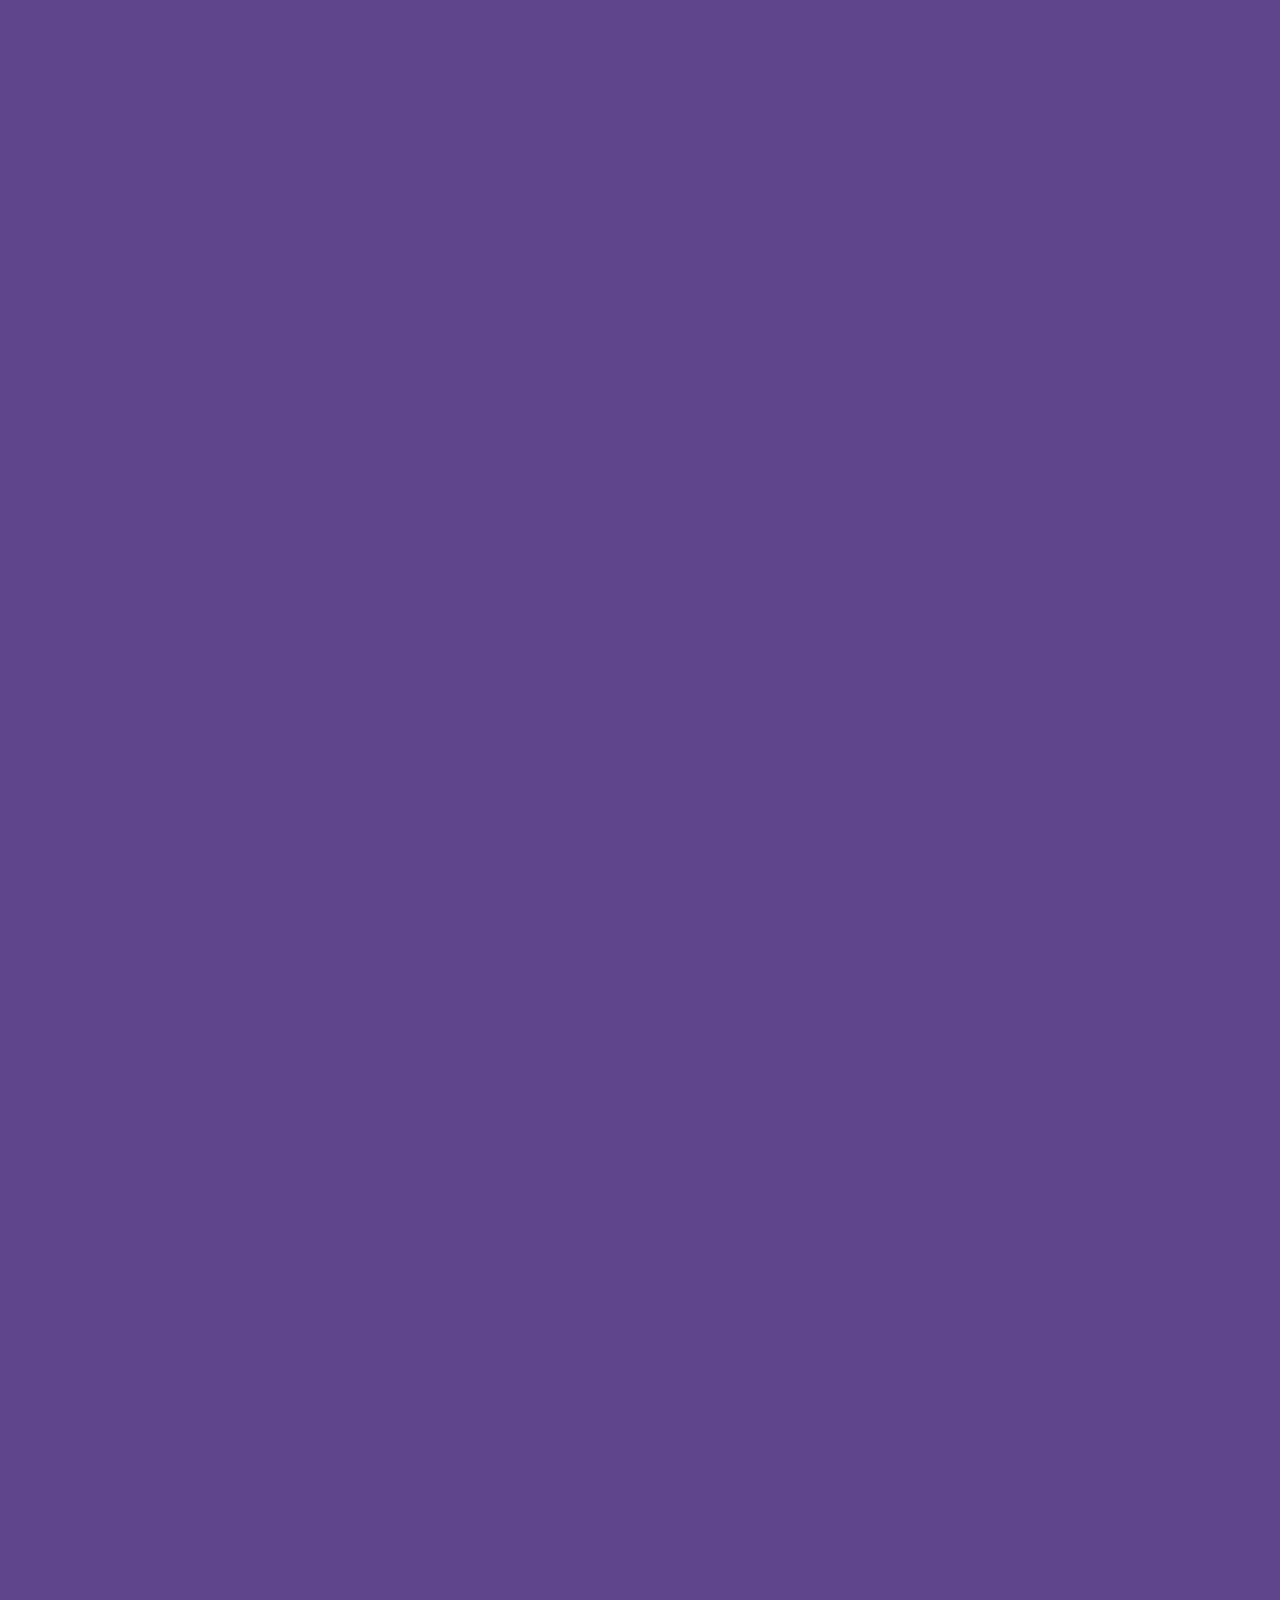
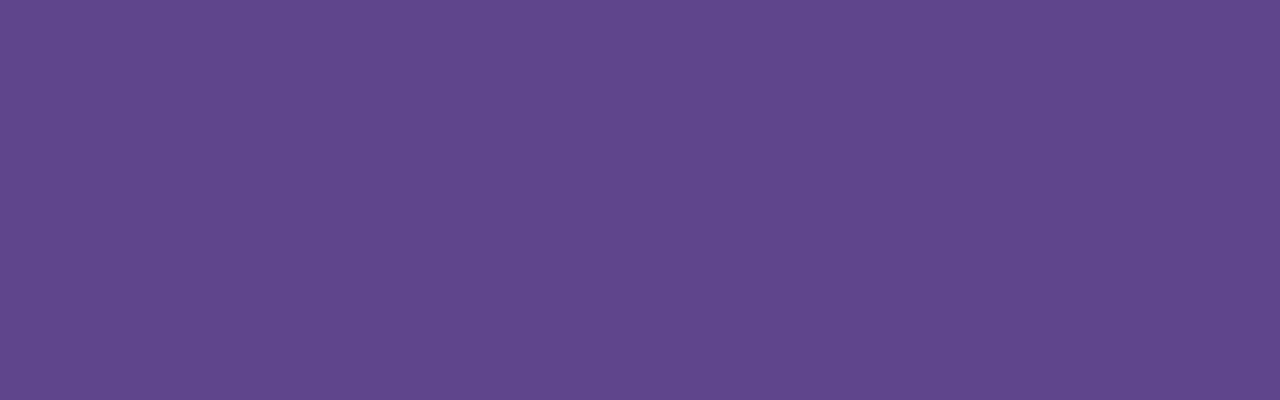
<file: 7/index.html>
<!DOCTYPE html>
<html lang="ru">
<head>
  <meta charset="UTF-8">
  <meta name="description" content="">
  <meta name="viewport" content="width=device-width, initial-scale=1.0">
  <meta http-equiv="X-UA-Compatible" content="ie=edge">
  <title>Mysterious Vacation</title>
  <link rel="stylesheet" href="css/style.min.css">
<link href="css/style.min.css" rel="stylesheet">  <base href="https://htmlacademy-animation.github.io/1225915-magic-vacation-1/7/">
</head>
<body class="theme1">

  <header class="page-header js-header">
    <div class="page-header__wrapper">
      <a href="#" class="page-header__logo" aria-label="Перейти на страницу FJORD.Inc">
        <svg width="100" height="15" viewBox="0 0 100 15" fill="none" xmlns="http://www.w3.org/2000/svg">
          <path d="M0.26 1.4V14H2.276V8.906H7.334V6.44H2.276V3.848H9.872V1.4H0.26ZM12.733 14.36C15.127 14.36 16.243 12.65 16.243 9.5V1.4H14.263V8.96C14.263 11.21 13.723 11.876 12.733 11.876C11.833 11.876 11.473 11.3 11.347 10.58L9.36702 10.94C9.63702 13.046 10.663 14.36 12.733 14.36ZM18.3918 7.7C18.3918 11.372 22.3878 14.36 27.3198 14.36C32.2518 14.36 36.2478 11.372 36.2478 7.7C36.2478 4.028 32.2518 1.04 27.3198 1.04C22.3878 1.04 18.3918 4.028 18.3918 7.7ZM20.6058 7.7C20.6058 5.378 23.6118 3.524 27.3198 3.524C30.9918 3.524 33.9798 5.378 33.9798 7.7C33.9798 10.004 30.9918 11.858 27.3198 11.858C23.6118 11.858 20.6058 10.004 20.6058 7.7ZM40.403 14V8.906H40.799L49.079 14.702V12.38L44.039 8.906H44.201C47.999 8.906 49.277 7.304 49.277 5.162C49.277 3.092 47.999 1.4 44.201 1.4H38.387V14H40.403ZM43.535 3.722C45.785 3.722 47.045 4.136 47.045 5.432C47.045 6.764 45.785 7.034 43.535 7.034H40.403V3.722H43.535ZM51.6936 1.382V14H57.8676C62.7456 14 66.7236 11.534 66.7236 7.7C66.7236 3.848 62.7456 1.382 57.8676 1.382H51.6936ZM53.7096 11.624V3.722H57.5436C61.5396 3.722 64.4916 5.018 64.4916 7.7C64.4916 10.238 61.5396 11.624 57.5436 11.624H53.7096ZM73.1832 14.018H74.9832V5H73.1832V14.018ZM72.9132 1.976C72.9132 2.57 73.3992 3.092 74.0832 3.092C74.7492 3.092 75.2352 2.57 75.2352 1.976C75.2352 1.382 74.7672 0.805999 74.0832 0.805999C73.3812 0.805999 72.9132 1.382 72.9132 1.976ZM76.7867 14H78.5687V9.104C78.7487 8.006 79.5947 6.962 81.0887 6.962C82.1147 6.962 83.2667 7.448 83.2667 9.554V14H85.0487V9.014C85.0487 6.152 83.2307 4.73 81.3587 4.73C79.9187 4.73 79.0727 5.558 78.5687 6.854V5H76.7867V14ZM90.9898 14.27C93.5098 14.27 95.3818 12.506 95.7238 10.328H94.0498C93.7258 11.3 92.6998 12.02 90.9898 12.02C88.8478 12.02 87.7678 10.922 87.7678 9.59C87.7678 8.24 88.8478 6.962 90.9898 6.962C92.7538 6.962 93.7978 7.844 94.0858 8.924H95.7418C95.4358 6.71 93.6178 4.73 90.9898 4.73C88.0918 4.73 86.1298 7.124 86.1298 9.59C86.1298 12.074 88.1278 14.27 90.9898 14.27ZM97.0693 12.938C97.0693 13.658 97.5553 14.144 98.2753 14.144C98.9953 14.144 99.4813 13.658 99.4813 12.938C99.4813 12.2 98.9953 11.714 98.2753 11.714C97.5553 11.714 97.0693 12.2 97.0693 12.938Z" fill="currentColor"></path>
        </svg>
      </a>
      <button class="page-header__toggler js-menu-toggler" type="button" aria-label="Управление мобильным меню"><span>Меню</span></button>
      <nav class="page-header__nav">
        <div class="page-header__menu js-menu" id="menu">
          <ul>
            <li>
              <a class="js-menu-link" href="#top" data-href="top">главная</a>
            </li>
            <li>
              <a class="js-menu-link" href="#story" data-href="story">история</a>
            </li>
            <li>
              <a class="js-menu-link" href="#prizes" data-href="prizes">призы</a>
            </li>
            <li>
              <a class="js-menu-link" href="#rules" data-href="rules">правила</a>
            </li>
            <li>
              <a class="js-menu-link" href="#game" data-href="game">игра</a>
            </li>
          </ul>
        </div>
        <div class="page-header__social">
          <div class="social-block js-social-block">
            <button class="social-block__toggler" aria-label="Управлять блоком с социальными кнопками">
              <svg width="26" height="22" viewBox="0 0 27 22" fill="none" xmlns="http://www.w3.org/2000/svg">
                <path d="M19.6721 7.43664C21.6273 7.43664 23.213 5.85095 23.213 3.89566C23.213 1.94037 21.6273 0.354675 19.6721 0.354675C17.7168 0.354675 16.1311 1.94037 16.1311 3.89566C16.1311 4.19968 16.1728 4.49178 16.2458 4.77345L7.21751 8.95527C6.57519 8.05214 5.52303 7.46049 4.33078 7.46049C2.37549 7.46049 0.789795 9.04618 0.789795 11.0015C0.789795 12.9568 2.37549 14.5425 4.33078 14.5425C5.52303 14.5425 6.57668 13.9508 7.21751 13.0477L16.2458 17.2295C16.1743 17.5112 16.1311 17.8033 16.1311 18.1073C16.1311 20.0626 17.7168 21.6483 19.6721 21.6483C21.6273 21.6483 23.213 20.0626 23.213 18.1073C23.213 16.152 21.6273 14.5663 19.6721 14.5663C18.4798 14.5663 17.4262 15.158 16.7853 16.0611L7.75701 11.8793C7.82854 11.5976 7.87176 11.3055 7.87176 11.0015C7.87176 10.6974 7.83003 10.4053 7.75701 10.1237L16.7853 5.94186C17.4262 6.84499 18.4783 7.43664 19.6721 7.43664Z" fill="currentColor"></path>
              </svg>
            </button>
            <ul class="social-block__list">
              <li>
                <a class="social-block__link social-block__link--fb" href="#" aria-label="Мы на Facebook">
                  <svg width="8" height="17" viewBox="0 0 8 17" fill="none" xmlns="http://www.w3.org/2000/svg">
                    <path d="M4.24646 16.9899H1.09275L1.05793 8.49828H0V5.30707H1.05793V3.81124C1.05793 1.42084 2.57654 0 5.21735 0H7.41758V3.18585H5.30841C4.28262 3.18585 4.2478 3.48582 4.2478 4.24914V5.30707H7.42964L7.16716 8.49828H4.2478V16.9899H4.24646Z" fill="currentColor"></path>
                  </svg>
                </a>
              </li>
              <li>
                <a class="social-block__link social-block__link--insta" href="#" aria-label="Мы в Instagram">
                  <svg width="15" height="15" viewBox="0 0 15 15" fill="none" xmlns="http://www.w3.org/2000/svg">
                    <path d="M11.0197 0H4.19806C2.14246 0 0.471191 1.66993 0.471191 3.72285V10.5499C0.471191 12.6082 2.14112 14.2727 4.19806 14.2727H11.0197C13.0753 14.2727 14.7466 12.6082 14.7466 10.5499V3.72285C14.7466 1.67127 13.0753 0 11.0197 0ZM11.0197 12.4849H4.19806C3.13076 12.4849 2.26432 11.6158 2.26432 10.5512V3.72419C2.26432 2.65956 3.13076 1.79715 4.19806 1.79715H11.0197C12.087 1.79715 12.9535 2.6609 12.9535 3.72419V10.5512C12.9535 11.6145 12.087 12.4849 11.0197 12.4849Z" fill="currentColor"></path>
                    <path d="M7.60887 3.11084C5.38989 3.11084 3.58203 4.9187 3.58203 7.14036C3.58203 9.35532 5.38989 11.1645 7.60887 11.1645C9.83053 11.1645 11.6357 9.35666 11.6357 7.14036C11.6357 4.9187 9.83053 3.11084 7.60887 3.11084ZM7.60887 9.36871C6.37551 9.36871 5.37784 8.37372 5.37784 7.14036C5.37784 5.90699 6.37551 4.90665 7.60887 4.90665C8.83822 4.90665 9.84259 5.90833 9.84259 7.14036C9.84392 8.37238 8.83822 9.36871 7.60887 9.36871Z" fill="currentColor"></path>
                    <path d="M11.3573 2.35962C10.8256 2.35962 10.3931 2.79752 10.3931 3.32381C10.3931 3.85546 10.8256 4.29336 11.3573 4.29336C11.8862 4.29336 12.3215 3.85546 12.3215 3.32381C12.3215 2.79752 11.8862 2.35962 11.3573 2.35962Z" fill="currentColor"></path>
                  </svg>
                </a>
              </li>
              <li>
                <a class="social-block__link social-block__link--vk" href="#" aria-label="Мы ВКонтакте">
                  <svg width="17" height="10" viewBox="0 0 17 10" fill="none" xmlns="http://www.w3.org/2000/svg">
                    <path d="M14.1234 4.9002C14.1234 4.9002 16.3623 1.72708 16.5866 0.680242C16.6595 0.312285 16.4947 0.103188 16.1069 0.103188C16.1069 0.103188 14.8193 0.103188 14.168 0.103188C13.7235 0.103188 13.5587 0.293278 13.4235 0.579768C13.4235 0.579768 12.3724 2.82553 11.0969 4.24712C10.6861 4.70333 10.4781 4.84318 10.2511 4.84318C10.0646 4.84318 9.98625 4.6911 9.98625 4.27834V0.649016C9.98625 0.147997 9.92545 0.00135496 9.5066 0.00135496H6.39628C6.15578 0.00135496 6.0085 0.134417 6.0085 0.324506C6.0085 0.801084 6.73406 0.908351 6.73406 2.20231V4.87305C6.73406 5.40529 6.70569 5.61575 6.45303 5.61575C5.78016 5.61575 4.19528 3.30618 3.30623 0.678887C3.12923 0.145282 2.93737 0 2.43475 0H0.486409C0.205373 0 0 0.190085 0 0.476576C0 0.991172 0.60666 3.40801 2.99277 6.64358C4.59927 8.8201 6.70569 10 8.60269 10C9.76196 10 10.0416 9.80312 10.0416 9.31432V7.63883C10.0416 7.22607 10.2065 7.04956 10.4429 7.04956C10.7078 7.04956 11.1847 7.13238 12.2805 8.22268C13.5843 9.47862 13.6762 10 14.3896 10H16.5676C16.7919 10 17 9.89273 17 9.52342C17 9.02919 16.3623 8.15343 15.384 7.10659C14.9801 6.56755 14.3302 5.98914 14.1248 5.72301C13.8275 5.40801 13.9154 5.23014 14.1234 4.9002Z" fill="currentColor"></path>
                  </svg>
                </a>
              </li>
            </ul>
          </div>
        </div>
      </nav>
    </div>
  </header>

  <main class="page-content">

    <section class="animation-screen"></section>

    <section class="screen screen--hidden screen--intro js-scrollspy" id="top">
      <div class="screen__wrapper">
        <div class="intro">
          <h1 class="intro__title animate-text">Таинственный отпуск</h1>
          <div class="intro__content">
            <div class="intro__info">
              <p class="intro__label">Даты проведения конкурса:</p>
              <p class="intro__date">01 — 31.05 / 2020</p>
            </div>
            <div class="intro__message">
              <p>
                Отгадай первым место назначения и&nbsp;отправься в&nbsp;путешествие в&nbsp;любое время или получи один из многочисленных призов
                <svg width="16" height="16" viewBox="0 0 10 10" fill="none" xmlns="http://www.w3.org/2000/svg">
                  <path d="M0 6.35337L3.90271 4.99012L0 3.64663L1.34615 1.32374L4.44287 4.01073L3.67364 0H6.34615L5.57692 4.01073L8.65385 1.32374L10 3.64663L6.13405 4.99012L10 6.35337L8.65385 8.65651L5.57692 5.98927L6.34615 10H3.67364L4.44287 5.96952L1.34615 8.65651L0 6.35337Z" fill="currentColor"></path>
                </svg>
              </p>
            </div>
          </div>
        </div>
      </div>
      <div class="screen__footer js-footer">
        <button class="screen__footer-enlarge js-footer-toggler" type="button" aria-label="Показать сообщение">
          <svg width="10" height="10" viewBox="0 0 10 10" fill="none" xmlns="http://www.w3.org/2000/svg">
            <path d="M0 6.35337L3.90271 4.99012L0 3.64663L1.34615 1.32374L4.44287 4.01073L3.67364 0H6.34615L5.57692 4.01073L8.65385 1.32374L10 3.64663L6.13405 4.99012L10 6.35337L8.65385 8.65651L5.57692 5.98927L6.34615 10H3.67364L4.44287 5.96952L1.34615 8.65651L0 6.35337Z" fill="currentColor"></path>
          </svg>
        </button>
        <button class="screen__footer-collapse js-footer-toggler" type="button" aria-label="Скрыть сообщение">
          <svg width="13" height="13" viewBox="0 0 13 13" fill="none" xmlns="http://www.w3.org/2000/svg">
            <line x1="12.3536" y1="0.353553" x2="0.738349" y2="11.9688" stroke="currentColor"></line>
            <line x1="0.738319" y1="0.539925" x2="12.3535" y2="12.1551" stroke="currentColor"></line>
          </svg>
        </button>
        <div class="screen__footer-wrapper">
          <div class="screen__footer-announce">
            <p class="screen__footer-label">Даты проведения конкурса:</p>
            <p class="screen__footer-date">01 — 31.05 / 2020</p>
          </div>
          <div class="screen__footer-note">
            <p>
              <svg width="10" height="10" viewBox="0 0 10 10" fill="none" xmlns="http://www.w3.org/2000/svg">
                <path d="M0 6.35337L3.90271 4.99012L0 3.64663L1.34615 1.32374L4.44287 4.01073L3.67364 0H6.34615L5.57692 4.01073L8.65385 1.32374L10 3.64663L6.13405 4.99012L10 6.35337L8.65385 8.65651L5.57692 5.98927L6.34615 10H3.67364L4.44287 5.96952L1.34615 8.65651L0 6.35337Z" fill="currentColor"></path>
              </svg>
              <span>Победители могут выбрать любые 14 дней подряд в&nbsp;течение двух лет с&nbsp;даты окончания конкурса. Победители могут воспользоваться путевкой сами или подарить другому лицу.</span>
            </p>
          </div>
        </div>
      </div>
    </section>

    <section class="screen screen--hidden screen--story js-scrollspy" id="story">

      <div class="slider swiper-container js-slider">

        <div class="swiper-wrapper">

          <div class="slider__item swiper-slide">
            <h2 class="slider__item-title animate-text">История</h2>
            <p class="slider__item-text">Джеймс Таргет был основателем компании &laquo;Fjord Inc.&raquo;. С&nbsp;1965 года &laquo;Fjord Inc.&raquo; прославилась надёжными и&nbsp;удобными чемоданами и&nbsp;аксессуарами для туристов.</p>
          </div>

          <div class="slider__item swiper-slide">
            <p class="slider__item-text">Когда Джеймсу было 7&nbsp;лет, в&nbsp;их&nbsp;доме гостил дядюшка и&nbsp;развлекал детей рассказами о&nbsp;своей поездке в&nbsp;место, показавшееся малышу Таргету невероятным. Тогда Джеймс решил, что однажды посетит его, но&nbsp;не&nbsp;будет рассказывать о&nbsp;мечте, пока не&nbsp;осуществит.</p>
          </div>

          <div class="slider__item swiper-slide">
            <p class="slider__item-text">Джеймс Таргет стал увлеченным путешественником. Он&nbsp;посетил 5&nbsp;континентов, 126&nbsp;стран.</p>
          </div>

          <div class="slider__item swiper-slide">
            <p class="slider__item-text">Он&nbsp;сплавлялся по&nbsp;Амазонке и&nbsp;погружался в&nbsp;пещеры Франции, медитировал в&nbsp;горах Тибета и&nbsp;пожимал руку вождя племени Акугауа.</p>
          </div>

          <div class="slider__item swiper-slide">
            <p class="slider__item-text">Из&nbsp;своих поездок Джеймс Таргет привозил идеи, как сделать свои чемоданы &laquo;Fjord Inc.&raquo; удобными и&nbsp;приспособленными к&nbsp;разным дорожным условиям.</p>
          </div>

          <div class="slider__item swiper-slide">
            <p class="slider__item-text">Всё это время Джеймс не&nbsp;оставлял идею поездки своей мечты. Однако, как только он&nbsp;брался за&nbsp;планирование, возникали препятствия, не&nbsp;позволяющие отправиться туда.</p>
          </div>

          <div class="slider__item swiper-slide">
            <p class="slider__item-text">В&nbsp;возрасте 67&nbsp;лет Джеймс Таргет попал под лавину и&nbsp;погиб. В&nbsp;своём завещании он&nbsp;поручил отправить в&nbsp;заветное путешествие трёх смельчаков, единых с&nbsp;ним духом.</p>
          </div>

          <div class="slider__item swiper-slide">
            <p class="slider__item-text">Тех, кто сможет узнать таинственное место, задавая вопросы специально обученному ИИ&nbsp;&laquo;Соне&raquo;, ждет фантастическое путешествие.</p>
          </div>
        </div>
        <div class="slider__controls">
          <button class="slider__control slider__control--prev js-control-prev" type="button" aria-label="Показать предыдущую историю">
            <svg width="12" height="22" viewBox="0 0 12 22" fill="none" xmlns="http://www.w3.org/2000/svg">
              <path d="M11 1L1 11L11 21" stroke="currentColor" stroke-width="2" stroke-linejoin="round"></path>
            </svg>
          </button>
          <button class="slider__control slider__control--next js-control-next" type="button" aria-label="Показать следующую историю">
            <svg width="12" height="22" viewBox="0 0 12 22" fill="none" xmlns="http://www.w3.org/2000/svg">
              <path d="M1 1L11 11L1 21" stroke="currentColor" stroke-width="2" stroke-linejoin="round"></path>
            </svg>
          </button>
        </div>
        <div class="slider__pagination swiper-pagination"></div>
      </div>
    </section>

    <section class="screen screen--hidden screen--prizes js-scrollspy" id="prizes">
      <div class="screen__wrapper">
        <div class="prizes">
          <h2 class="prizes__title animate-text">ПРизы</h2>
          <div class="prizes__lead">
            <p>Найди ответ и&nbsp;получи один из&nbsp;призов:</p>
          </div>
          <ul class="prizes__list">
            <li class="prizes__item prizes__item--journeys">
              <div class="prizes__icon">
                <picture>
                  <source srcset="img/prize1-mob.svg" media="(orientation: portrait)">
                  <img src="img/module-3/img/primary-award.svg" alt="">
                </picture>
              </div>
              <p class="prizes__desc">
                <b>3</b>
                <span>загадочных путешествия</span>
              </p>
            </li>
            <li class="prizes__item prizes__item--cases">
              <div class="prizes__icon">
                <picture>
                  <source srcset="img/prize2-mob.svg" media="(orientation: portrait)">
                  <img src="img/prize2.svg" alt="">
                </picture>
              </div>
              <p class="prizes__desc">
                <b>7</b>
                <span>надежных чемоданов</span>
              </p>
            </li>
            <li class="prizes__item prizes__item--codes">
              <div class="prizes__icon">
                <picture>
                  <source srcset="img/prize3-mob.svg" media="(orientation: portrait)">
                  <img src="img/prize3.svg" alt="">
                </picture>
              </div>
              <p class="prizes__desc">
                <b>900</b>
                <span>
                  промокодов на&nbsp;скидку 15%
                  <svg width="10" height="10" viewBox="0 0 10 10" fill="none" xmlns="http://www.w3.org/2000/svg">
                    <path d="M0 6.35337L3.90271 4.99012L0 3.64663L1.34615 1.32374L4.44287 4.01073L3.67364 0H6.34615L5.57692 4.01073L8.65385 1.32374L10 3.64663L6.13405 4.99012L10 6.35337L8.65385 8.65651L5.57692 5.98927L6.34615 10H3.67364L4.44287 5.96952L1.34615 8.65651L0 6.35337Z" fill="currentColor"></path>
                  </svg>
                </span>
              </p>
            </li>
          </ul>
        </div>
      </div>
      <div class="screen__footer js-footer">
        <button class="screen__footer-enlarge js-footer-toggler" type="button" aria-label="Показать сообщение">
          <svg width="10" height="10" viewBox="0 0 10 10" fill="none" xmlns="http://www.w3.org/2000/svg">
            <path d="M0 6.35337L3.90271 4.99012L0 3.64663L1.34615 1.32374L4.44287 4.01073L3.67364 0H6.34615L5.57692 4.01073L8.65385 1.32374L10 3.64663L6.13405 4.99012L10 6.35337L8.65385 8.65651L5.57692 5.98927L6.34615 10H3.67364L4.44287 5.96952L1.34615 8.65651L0 6.35337Z" fill="currentColor"></path>
          </svg>
        </button>
        <button class="screen__footer-collapse js-footer-toggler" type="button" aria-label="Скрыть сообщение">
          <svg width="13" height="13" viewBox="0 0 13 13" fill="none" xmlns="http://www.w3.org/2000/svg">
            <line x1="12.3536" y1="0.353553" x2="0.738349" y2="11.9688" stroke="currentColor"></line>
            <line x1="0.738319" y1="0.539925" x2="12.3535" y2="12.1551" stroke="currentColor"></line>
          </svg>
        </button>
        <div class="screen__footer-wrapper">
          <div class="screen__footer-announce">
            <p class="screen__footer-label">Даты проведения конкурса:</p>
            <p class="screen__footer-date">01 — 31.05 / 2020</p>
          </div>
          <div class="screen__footer-note">
            <p>
              <svg width="10" height="10" viewBox="0 0 10 10" fill="none" xmlns="http://www.w3.org/2000/svg">
                <path d="M0 6.35337L3.90271 4.99012L0 3.64663L1.34615 1.32374L4.44287 4.01073L3.67364 0H6.34615L5.57692 4.01073L8.65385 1.32374L10 3.64663L6.13405 4.99012L10 6.35337L8.65385 8.65651L5.57692 5.98927L6.34615 10H3.67364L4.44287 5.96952L1.34615 8.65651L0 6.35337Z" fill="currentColor"></path>
              </svg>
              <span>Скидка&nbsp;15% на&nbsp;единоразовое приобретение путёвки с&nbsp;1&nbsp;июня 2020 по&nbsp;31&nbsp;мая 2022&nbsp;года. Суммируется с&nbsp;другими акциями</span>
            </p>
          </div>
        </div>
      </div>
    </section>

    <section class="screen screen--hidden screen--rules js-scrollspy" id="rules">
      <div class="screen__wrapper">
        <div class="rules">
          <h2 class="rules__title animate-text">Правила</h2>
          <div class="rules__lead">
            <p>Для того чтобы получить наследство Джеймса Таргета, тебе нужно выведать у&nbsp;&laquo;Сони&raquo;, куда предстоит отправиться тебе в&nbsp;случае победы</p>
          </div>
          <ol class="rules__list">
            <li class="rules__item">
              <p>Тебе отводится <br>5&nbsp;минут</p>
            </li>
            <li class="rules__item">
              <p>Задавай любые вопросы в&nbsp;текстовом поле</p>
            </li>
            <li class="rules__item">
              <p>Нажимай кнопку &laquo;Узнать&raquo;, чтобы получить ответ</p>
            </li>
            <li class="rules__item">
              <p>&laquo;Соня&raquo; может отвечать только&nbsp;Да или Нет</p>
            </li>
          </ol>
          <a href="#game" class="rules__link btn">Погнали!</a>
        </div>
      </div>
      <div class="screen__disclaimer">
        <div class="disclaimer">
          <ul>
            <li>
              <a href="#">Правовая информация</a>
            </li>
            <li>
              <a href="#">Подробные правила</a>
            </li>
          </ul>
        </div>
      </div>
    </section>

    <section class="screen screen--hidden screen--game js-scrollspy" id="game">
      <div class="screen__wrapper">
        <div class="game">
          <div class="game__header">
            <h2 class="game__title animate-text">Игра</h2>
            <div class="game__counter">
              <span>05</span>:<span>00</span>
            </div>
          </div>
          <div class="game__body">
            <div class="chat">
              <div class="chat__body js-chat">
                <ul class="chat__list" id="messages"></ul>
              </div>
              <div class="chat__footer">
                <form action="#" method="post" class="form" id="message-form">
                  <label for="message-field" class="visually-hidden">Поле для ввода вопроса</label>
                  <input type="text" class="form__field" id="message-field">
                  <button class="form__button btn">
                    Узнать
                    <svg width="18" height="19" viewBox="0 0 18 19" fill="none" xmlns="http://www.w3.org/2000/svg">
                      <path stroke="currentColor" stroke-width="2" d="M9 19V1"></path>
                      <path d="M1 9l8-8 8 8" stroke="currentColor" stroke-width="2" stroke-linejoin="round"></path>
                    </svg>
                  </button>
                </form>
              </div>
            </div>
          </div>
          <!-- временные кнопки для показа результата -->
          <div class="game__buttons">
            <button class="game__button btn js-show-result" type="button" data-target="result">Положительный результат</button>
            <button class="game__button btn js-show-result" type="button" data-target="result2">Положительный результат - 2</button>
            <button class="game__button btn js-show-result" type="button" data-target="result3">Отрицательный результат</button>
          </div>
        </div>
      </div>
    </section>

    <section class="screen screen--hidden screen--result" id="result">
      <div class="screen__wrapper">
        <div class="result result--trip">
          <div class="result__image">
            <picture>
              <source srcset="img/result1-mob.png 1x, img/result1-mob@2x.png 2x" media="(max-width: 768px) and (orientation: portrait)">
              <img src="img/result1.png" srcset="img/result1@2x.png 2x" alt="">
            </picture>
          </div>
          <h2 class="result__title">
            <span class="visually-hidden">ПОбеда!</span>
            <svg xmlns="http://www.w3.org/2000/svg" viewBox="0 0 568.85 109.24">
              <path d="M16,24.44V92H2.6V8H75V92H61.52V24.44H16Z" transform="translate(-2.1 -1.5)" fill="none" stroke="currentColor"></path>
              <path d="M148.76,5.6c32.88,0,59.52,19.92,59.52,44.4s-26.64,44.4-59.52,44.4S89.24,74.48,89.24,50,115.88,5.6,148.76,5.6Zm0,72.12c24.48,0,44.4-12.36,44.4-27.72s-19.92-27.84-44.4-27.84C124,22.16,104,34.52,104,50S124,77.72,148.76,77.72Z" transform="translate(-2.1 -1.5)" fill="none" stroke="currentColor"></path>
              <path d="M287.36,8V24.44H236v14.4h25.32c25.44,0,34,11.16,34,26.52,0,15.6-8.52,26.64-34,26.64H222.56V8h64.8ZM256.88,76.52c15.12,0,23.52-2,23.52-11.52S272,54.44,256.88,54.44H236V76.52h20.88Z" transform="translate(-2.1 -1.5)" fill="none" stroke="currentColor"></path>
              <path d="M371.47,8V24.44H320.84V41.6h33.6V58h-33.6V75.56h50.64V92H307.4V8h64.08Z" transform="translate(-2.1 -1.5)" fill="none" stroke="currentColor"></path>
              <path d="M382.39,110.24V75.56h7.44c4.56-4.68,7.8-18.36,8.76-56L399,8h48.6V75.56h10v34.68H442.87V92H397v18.24H382.39Zm51.72-34.68V24.44H411.55v3.12c-0.48,22.44-3.24,37.68-7.2,48h29.76Z" transform="translate(-2.1 -1.5)" fill="none" stroke="currentColor"></path>
              <path d="M463.75,92l28-84h27.12l28.08,84H533.47l-7.8-23.52h-37.8L480.07,92H463.75Zm56.64-40L507,11.84,493.51,52h26.88Z" transform="translate(-2.1 -1.5)" fill="none" stroke="currentColor"></path>
              <path d="M554.12,70.4L555.55,2H569l1.44,68.4H554.12Zm8.28,6.36c4.8,0,8,3.24,8,8.16a8,8,0,1,1-16.08,0C554.35,80,557.59,76.76,562.39,76.76Z" transform="translate(-2.1 -1.5)" fill="none" stroke="currentColor"></path>
            </svg>
          </h2>
          <div class="result__text">
            <p>ты&nbsp;отправляешься в&nbsp;Арктику!</p>
          </div>
          <div class="result__form">
            <form action="#" method="post" class="form form--result">
              <label for="email-field" class="form__label">зарегистрируй результат</label>
              <input type="email" class="form__field" id="email-field" placeholder="e-mail для регистации результата и получения приза" required="">
              <button class="form__button btn">
                отправить
                <svg width="18" height="19" viewBox="0 0 18 19" fill="none" xmlns="http://www.w3.org/2000/svg">
                  <path stroke="currentColor" stroke-width="2" d="M9 19V1"></path>
                  <path d="M1 9l8-8 8 8" stroke="currentColor" stroke-width="2" stroke-linejoin="round"></path>
                </svg>
              </button>
            </form>
          </div>
        </div>
      </div>
    </section>

    <section class="screen screen--hidden screen--result" id="result2">
      <div class="screen__wrapper">
        <div class="result result--prize">
          <div class="result__image">
            <img class="leaf1" src="img/module-2/win-suitcase/leaf%20blue%201.png" alt="">
            <img class="leaf2" src="img/module-2/win-suitcase/leaf%20blue%202.png" alt="">
            <img class="leaf_green" src="img/module-2/win-suitcase/leaf%20green.png" alt="">
            <img class="suitcase" src="img/module-2/win-suitcase/suitcase.png" alt="">
            <div class="flamingo"><img src="img/module-2/win-suitcase/flamingo.png" alt=""></div>
          </div>
          <h2 class="result__title">
            <span class="visually-hidden">ПОбеда!</span>
            <svg xmlns="http://www.w3.org/2000/svg" viewBox="0 0 568.85 109.24">
              <path d="M16,24.44V92H2.6V8H75V92H61.52V24.44H16Z" transform="translate(-2.1 -1.5)" fill="none" stroke="currentColor"></path>
              <path d="M148.76,5.6c32.88,0,59.52,19.92,59.52,44.4s-26.64,44.4-59.52,44.4S89.24,74.48,89.24,50,115.88,5.6,148.76,5.6Zm0,72.12c24.48,0,44.4-12.36,44.4-27.72s-19.92-27.84-44.4-27.84C124,22.16,104,34.52,104,50S124,77.72,148.76,77.72Z" transform="translate(-2.1 -1.5)" fill="none" stroke="currentColor"></path>
              <path d="M287.36,8V24.44H236v14.4h25.32c25.44,0,34,11.16,34,26.52,0,15.6-8.52,26.64-34,26.64H222.56V8h64.8ZM256.88,76.52c15.12,0,23.52-2,23.52-11.52S272,54.44,256.88,54.44H236V76.52h20.88Z" transform="translate(-2.1 -1.5)" fill="none" stroke="currentColor"></path>
              <path d="M371.47,8V24.44H320.84V41.6h33.6V58h-33.6V75.56h50.64V92H307.4V8h64.08Z" transform="translate(-2.1 -1.5)" fill="none" stroke="currentColor"></path>
              <path d="M382.39,110.24V75.56h7.44c4.56-4.68,7.8-18.36,8.76-56L399,8h48.6V75.56h10v34.68H442.87V92H397v18.24H382.39Zm51.72-34.68V24.44H411.55v3.12c-0.48,22.44-3.24,37.68-7.2,48h29.76Z" transform="translate(-2.1 -1.5)" fill="none" stroke="currentColor"></path>
              <path d="M463.75,92l28-84h27.12l28.08,84H533.47l-7.8-23.52h-37.8L480.07,92H463.75Zm56.64-40L507,11.84,493.51,52h26.88Z" transform="translate(-2.1 -1.5)" fill="none" stroke="currentColor"></path>
              <path d="M554.12,70.4L555.55,2H569l1.44,68.4H554.12Zm8.28,6.36c4.8,0,8,3.24,8,8.16a8,8,0,1,1-16.08,0C554.35,80,557.59,76.76,562.39,76.76Z" transform="translate(-2.1 -1.5)" fill="none" stroke="currentColor"></path>
            </svg>
          </h2>
          <div class="result__text">
            <p>чемодан &laquo;Fjord&nbsp;Inc.&raquo;&nbsp;твой</p>
          </div>
          <div class="result__form">
            <form action="#" method="post" class="form form--result">
              <label for="email-field2" class="form__label">зарегистрируй результат</label>
              <input type="email" class="form__field" id="email-field2" placeholder="e-mail для регистации результата и получения приза" required="">
              <button class="form__button btn">
                <span>отправить</span>
                <svg width="18" height="19" viewBox="0 0 18 19" fill="none" xmlns="http://www.w3.org/2000/svg">
                  <path stroke="currentColor" stroke-width="2" d="M9 19V1"></path>
                  <path d="M1 9l8-8 8 8" stroke="currentColor" stroke-width="2" stroke-linejoin="round"></path>
                </svg>
              </button>
            </form>
          </div>
        </div>
      </div>
    </section>

    <section class="screen screen--hidden screen--result" id="result3">
      <div class="screen__wrapper">
        <div class="result result--negative">
          <div class="result__image">
            <picture>
              <source srcset="img/result3-mob.png 1x, img/result3-mob@2x.png 2x" media="(max-width: 768px) and (orientation: portrait)">
              <img src="img/result3.png" srcset="img/result3@2x.png 2x" alt="">
            </picture>
          </div>
          <h2 class="result__title">
            <span class="visually-hidden">Не угадал!</span>
            <svg xmlns="http://www.w3.org/2000/svg" viewBox="0 0 660.77 109.24">
              <path d="M2.66,92V8H16.1V42.2H53.3V8H66.74V92H53.3V58.64H16.1V92H2.66Z" transform="translate(-2.16 -1.5)" fill="none" stroke="currentColor"></path>
              <path d="M147.62,8V24.44H97V41.6h33.6V58H97V75.56h50.64V92H83.54V8h64.08Z" transform="translate(-2.16 -1.5)" fill="none" stroke="currentColor"></path>
              <path d="M199.22,8l20.52,42.36L235.34,8h16.44l-31,84H204.38l9.48-25.92L185.78,8h13.44Z" transform="translate(-2.16 -1.5)" fill="none" stroke="currentColor"></path>
              <path d="M273.74,24.44V92H260.3V8h50.16V24.44H273.74Z" transform="translate(-2.16 -1.5)" fill="none" stroke="currentColor"></path>
              <path d="M307.1,92l28-84h27.12l28.08,84H376.82L369,68.48h-37.8L323.42,92H307.1Zm56.64-40L350.3,11.84,336.86,52h26.88Z" transform="translate(-2.16 -1.5)" fill="none" stroke="currentColor"></path>
              <path d="M396.38,110.24V75.56h7.44c4.56-4.68,7.8-18.36,8.76-56L412.94,8h48.6V75.56h10v34.68H456.86V92H411v18.24H396.38ZM448.1,75.56V24.44H425.54v3.12c-0.48,22.44-3.24,37.68-7.2,48H448.1Z" transform="translate(-2.16 -1.5)" fill="none" stroke="currentColor"></path>
              <path d="M477.74,92l28-84h27.12L560.9,92H547.46l-7.8-23.52h-37.8L494.06,92H477.74Zm56.64-40-13.44-40.2L507.5,52h26.88Z" transform="translate(-2.16 -1.5)" fill="none" stroke="currentColor"></path>
              <path d="M568.7,76.88a13.77,13.77,0,0,0,5,1c6.6,0,10.44-6.24,12-58.32L586.22,8h46.2V92H619V24.44H598.82l-0.12,3.12C597.14,81,589,94.4,573.74,94.4a28.55,28.55,0,0,1-6.72-.84Z" transform="translate(-2.16 -1.5)" fill="none" stroke="currentColor"></path>
              <path d="M646.1,70.4L647.54,2H661l1.44,68.4H646.1Zm8.28,6.36c4.8,0,8,3.24,8,8.16a8,8,0,0,1-16.08,0C646.34,80,649.58,76.76,654.38,76.76Z" transform="translate(-2.16 -1.5)" fill="none" stroke="currentColor"></path>
            </svg>
          </h2>
          <button class="result__button js-play" type="button">
            не сдавайся!
            <span>
              <svg width="27" height="22" viewBox="0 0 27 22" fill="none" xmlns="http://www.w3.org/2000/svg">
                <path d="M10.6899 1.47998C5.42992 1.47998 1.16992 5.73998 1.16992 11C1.16992 16.26 5.42992 20.52 10.6899 20.52C15.9499 20.52 20.2099 16.26 20.2099 11V7.13998" stroke="currentColor" stroke-width="2" stroke-miterlimit="10"></path>
                <path d="M15.1099 12.5099L20.1499 7.13989L25.3099 12.6299" stroke="currentColor" stroke-width="2" stroke-miterlimit="10" stroke-linejoin="round"></path>
              </svg>
            </span>
          </button>
        </div>
      </div>
    </section>

    <section class="prizes-transition-bg"></section>
  </main>

<script src="js/script.js"></script></body>
</html>
</file>
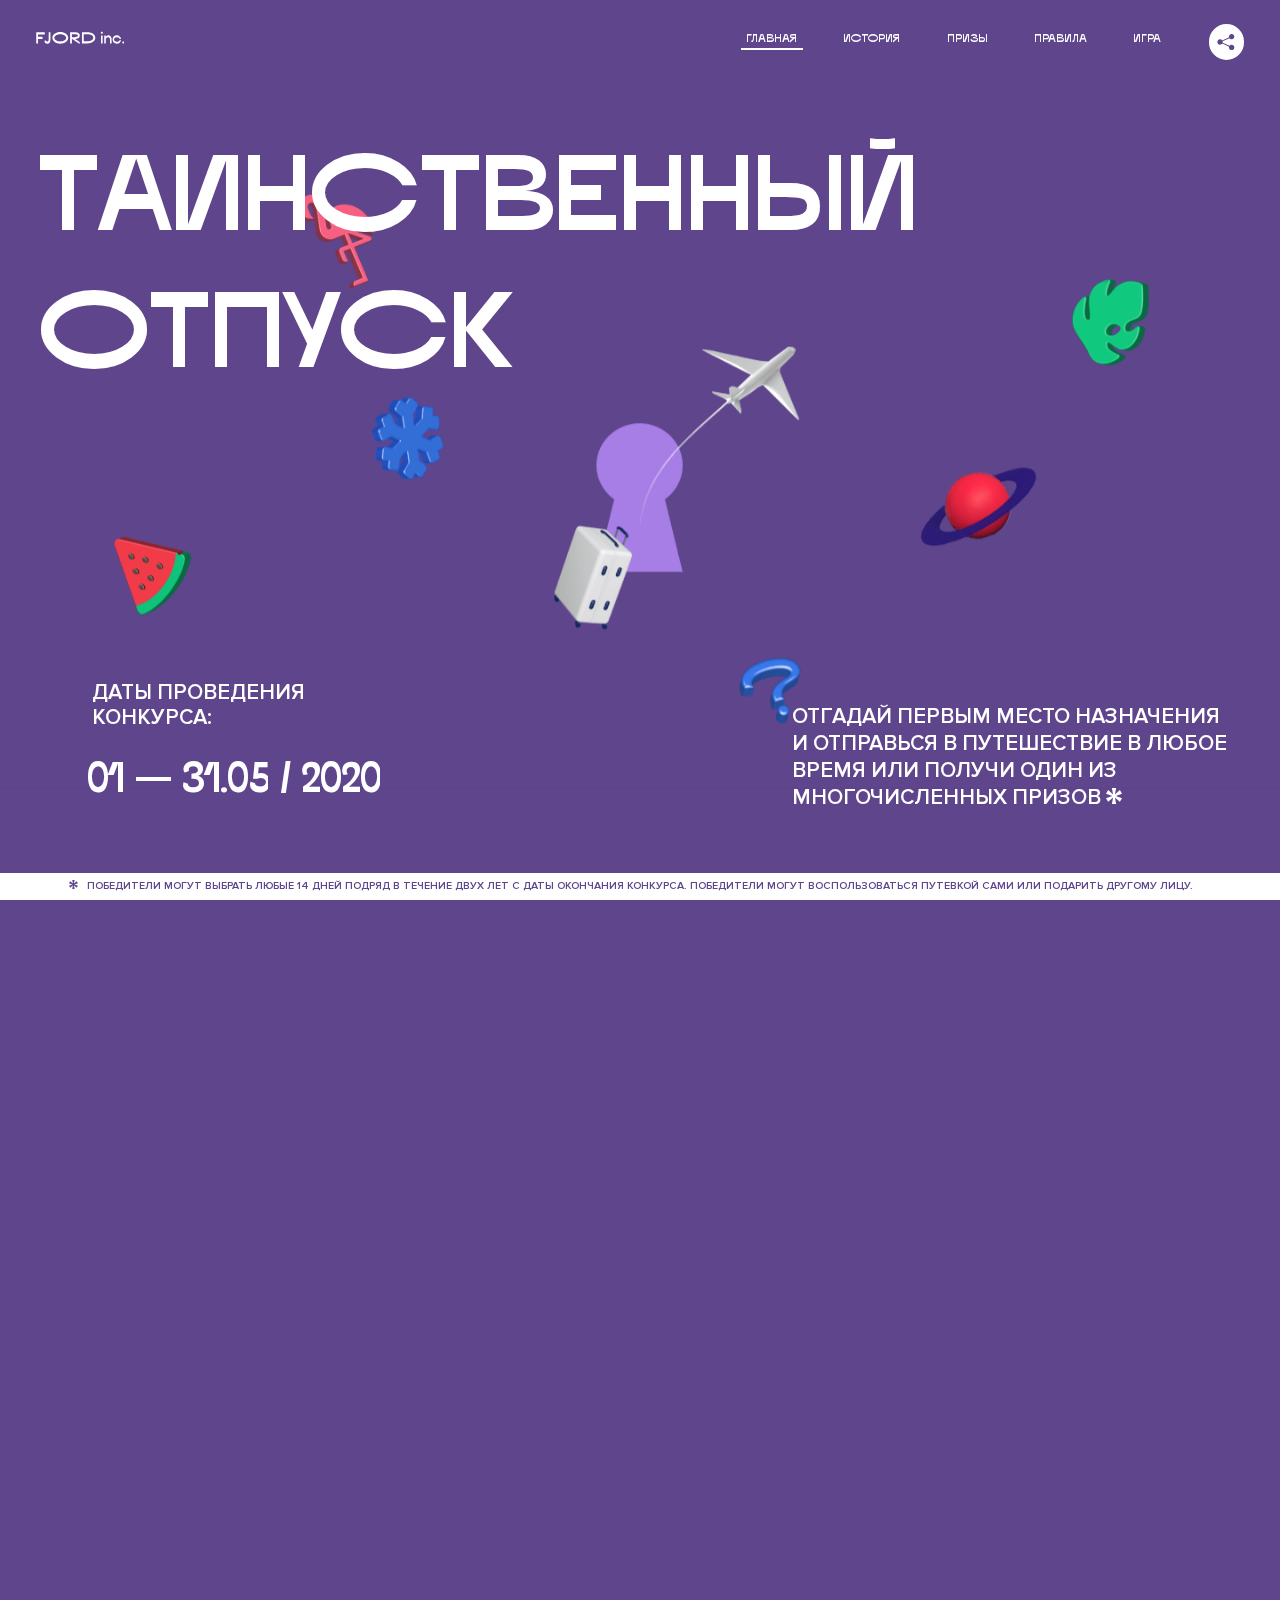
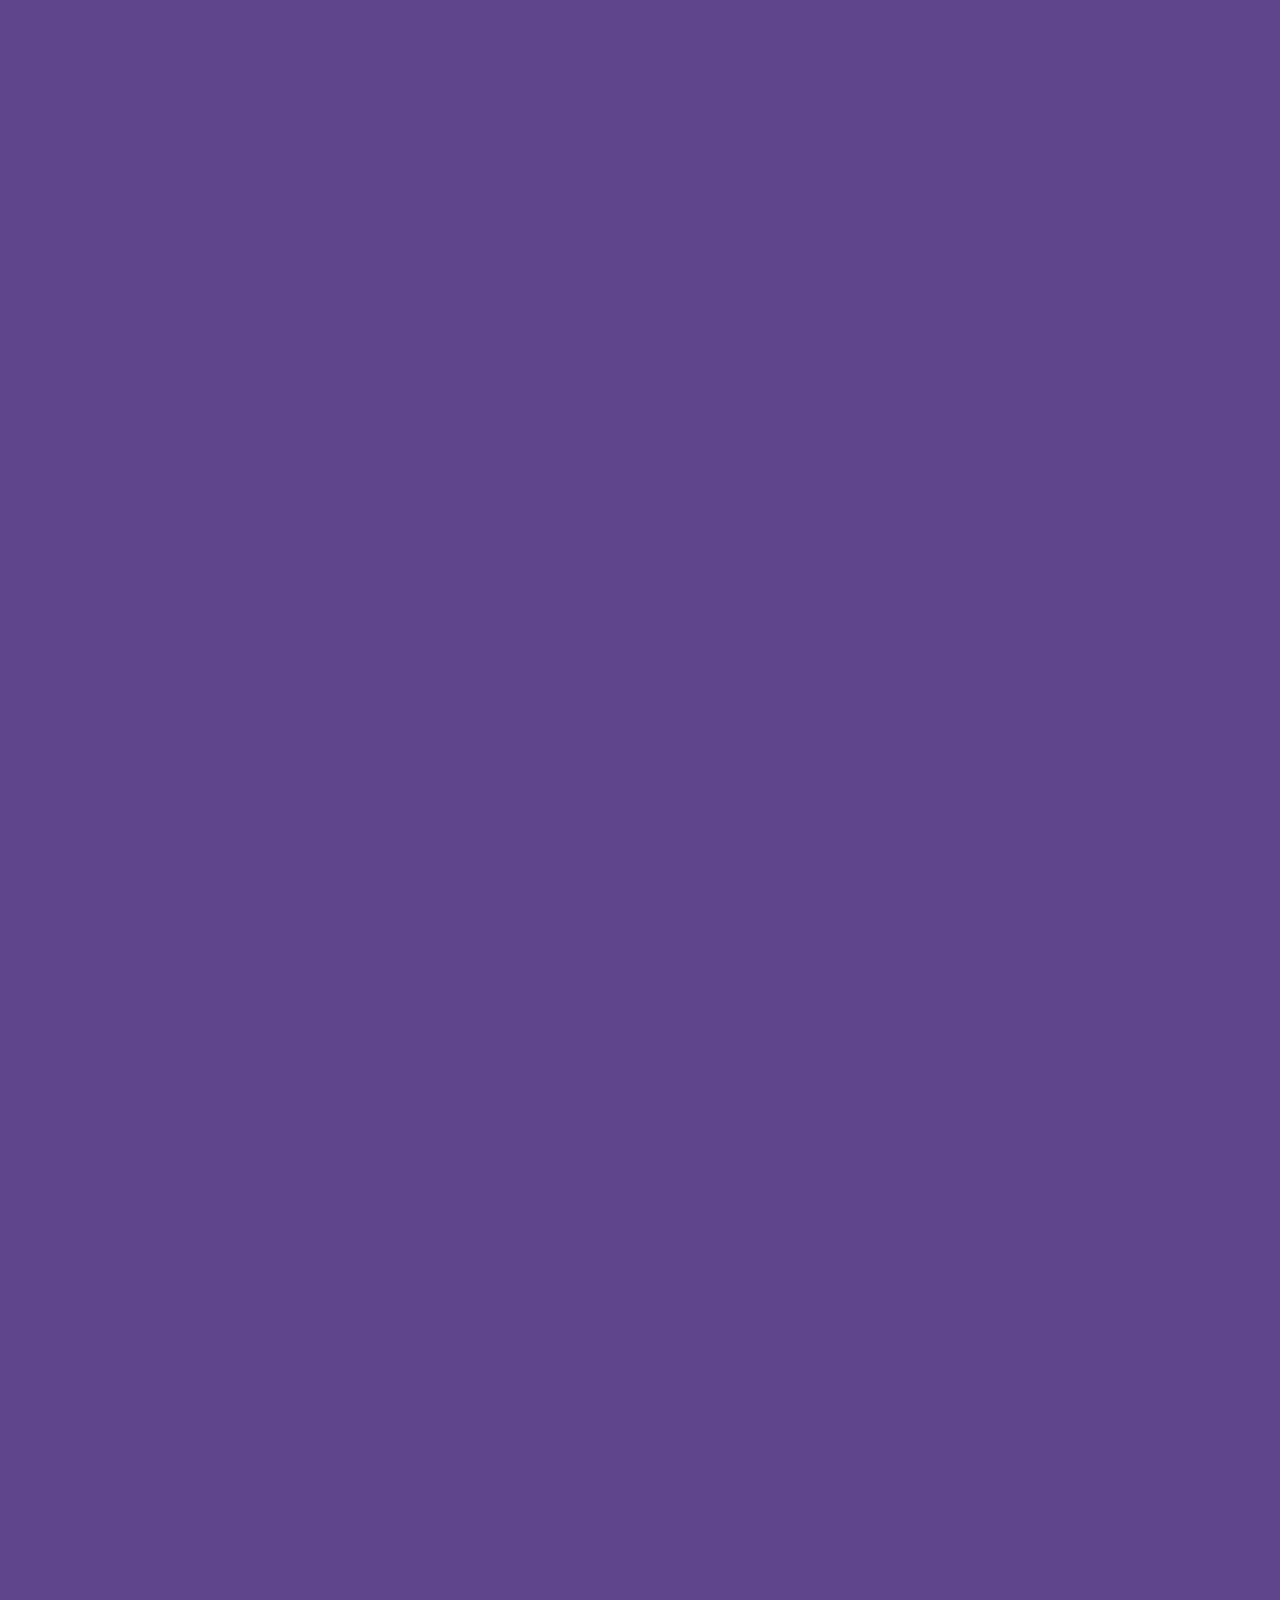
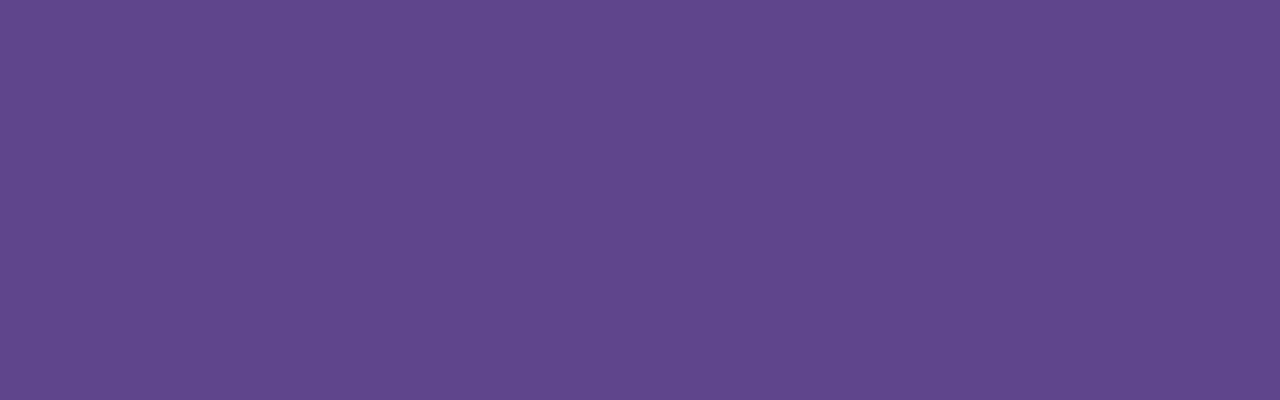
<file: 8/index.html>
<!DOCTYPE html>
<html lang="ru">
<head>
  <meta charset="UTF-8">
  <meta name="description" content="">
  <meta name="viewport" content="width=device-width, initial-scale=1.0">
  <meta http-equiv="X-UA-Compatible" content="ie=edge">
  <title>Mysterious Vacation</title>
  <link rel="stylesheet" href="css/style.min.css">
<link href="css/style.min.css" rel="stylesheet">  <base href="https://htmlacademy-animation.github.io/1225915-magic-vacation-1/8/">
</head>
<body class="theme1">

  <header class="page-header js-header">
    <div class="page-header__wrapper">
      <a href="#" class="page-header__logo" aria-label="Перейти на страницу FJORD.Inc">
        <svg width="100" height="15" viewBox="0 0 100 15" fill="none" xmlns="http://www.w3.org/2000/svg">
          <path d="M0.26 1.4V14H2.276V8.906H7.334V6.44H2.276V3.848H9.872V1.4H0.26ZM12.733 14.36C15.127 14.36 16.243 12.65 16.243 9.5V1.4H14.263V8.96C14.263 11.21 13.723 11.876 12.733 11.876C11.833 11.876 11.473 11.3 11.347 10.58L9.36702 10.94C9.63702 13.046 10.663 14.36 12.733 14.36ZM18.3918 7.7C18.3918 11.372 22.3878 14.36 27.3198 14.36C32.2518 14.36 36.2478 11.372 36.2478 7.7C36.2478 4.028 32.2518 1.04 27.3198 1.04C22.3878 1.04 18.3918 4.028 18.3918 7.7ZM20.6058 7.7C20.6058 5.378 23.6118 3.524 27.3198 3.524C30.9918 3.524 33.9798 5.378 33.9798 7.7C33.9798 10.004 30.9918 11.858 27.3198 11.858C23.6118 11.858 20.6058 10.004 20.6058 7.7ZM40.403 14V8.906H40.799L49.079 14.702V12.38L44.039 8.906H44.201C47.999 8.906 49.277 7.304 49.277 5.162C49.277 3.092 47.999 1.4 44.201 1.4H38.387V14H40.403ZM43.535 3.722C45.785 3.722 47.045 4.136 47.045 5.432C47.045 6.764 45.785 7.034 43.535 7.034H40.403V3.722H43.535ZM51.6936 1.382V14H57.8676C62.7456 14 66.7236 11.534 66.7236 7.7C66.7236 3.848 62.7456 1.382 57.8676 1.382H51.6936ZM53.7096 11.624V3.722H57.5436C61.5396 3.722 64.4916 5.018 64.4916 7.7C64.4916 10.238 61.5396 11.624 57.5436 11.624H53.7096ZM73.1832 14.018H74.9832V5H73.1832V14.018ZM72.9132 1.976C72.9132 2.57 73.3992 3.092 74.0832 3.092C74.7492 3.092 75.2352 2.57 75.2352 1.976C75.2352 1.382 74.7672 0.805999 74.0832 0.805999C73.3812 0.805999 72.9132 1.382 72.9132 1.976ZM76.7867 14H78.5687V9.104C78.7487 8.006 79.5947 6.962 81.0887 6.962C82.1147 6.962 83.2667 7.448 83.2667 9.554V14H85.0487V9.014C85.0487 6.152 83.2307 4.73 81.3587 4.73C79.9187 4.73 79.0727 5.558 78.5687 6.854V5H76.7867V14ZM90.9898 14.27C93.5098 14.27 95.3818 12.506 95.7238 10.328H94.0498C93.7258 11.3 92.6998 12.02 90.9898 12.02C88.8478 12.02 87.7678 10.922 87.7678 9.59C87.7678 8.24 88.8478 6.962 90.9898 6.962C92.7538 6.962 93.7978 7.844 94.0858 8.924H95.7418C95.4358 6.71 93.6178 4.73 90.9898 4.73C88.0918 4.73 86.1298 7.124 86.1298 9.59C86.1298 12.074 88.1278 14.27 90.9898 14.27ZM97.0693 12.938C97.0693 13.658 97.5553 14.144 98.2753 14.144C98.9953 14.144 99.4813 13.658 99.4813 12.938C99.4813 12.2 98.9953 11.714 98.2753 11.714C97.5553 11.714 97.0693 12.2 97.0693 12.938Z" fill="currentColor"></path>
        </svg>
      </a>
      <button class="page-header__toggler js-menu-toggler" type="button" aria-label="Управление мобильным меню"><span>Меню</span></button>
      <nav class="page-header__nav">
        <div class="page-header__menu js-menu" id="menu">
          <ul>
            <li>
              <a class="js-menu-link" href="#top" data-href="top">главная</a>
            </li>
            <li>
              <a class="js-menu-link" href="#story" data-href="story">история</a>
            </li>
            <li>
              <a class="js-menu-link" href="#prizes" data-href="prizes">призы</a>
            </li>
            <li>
              <a class="js-menu-link" href="#rules" data-href="rules">правила</a>
            </li>
            <li>
              <a class="js-menu-link" href="#game" data-href="game">игра</a>
            </li>
          </ul>
        </div>
        <div class="page-header__social">
          <div class="social-block js-social-block">
            <button class="social-block__toggler" aria-label="Управлять блоком с социальными кнопками">
              <svg width="26" height="22" viewBox="0 0 27 22" fill="none" xmlns="http://www.w3.org/2000/svg">
                <path d="M19.6721 7.43664C21.6273 7.43664 23.213 5.85095 23.213 3.89566C23.213 1.94037 21.6273 0.354675 19.6721 0.354675C17.7168 0.354675 16.1311 1.94037 16.1311 3.89566C16.1311 4.19968 16.1728 4.49178 16.2458 4.77345L7.21751 8.95527C6.57519 8.05214 5.52303 7.46049 4.33078 7.46049C2.37549 7.46049 0.789795 9.04618 0.789795 11.0015C0.789795 12.9568 2.37549 14.5425 4.33078 14.5425C5.52303 14.5425 6.57668 13.9508 7.21751 13.0477L16.2458 17.2295C16.1743 17.5112 16.1311 17.8033 16.1311 18.1073C16.1311 20.0626 17.7168 21.6483 19.6721 21.6483C21.6273 21.6483 23.213 20.0626 23.213 18.1073C23.213 16.152 21.6273 14.5663 19.6721 14.5663C18.4798 14.5663 17.4262 15.158 16.7853 16.0611L7.75701 11.8793C7.82854 11.5976 7.87176 11.3055 7.87176 11.0015C7.87176 10.6974 7.83003 10.4053 7.75701 10.1237L16.7853 5.94186C17.4262 6.84499 18.4783 7.43664 19.6721 7.43664Z" fill="currentColor"></path>
              </svg>
            </button>
            <ul class="social-block__list">
              <li>
                <a class="social-block__link social-block__link--fb" href="#" aria-label="Мы на Facebook">
                  <svg width="8" height="17" viewBox="0 0 8 17" fill="none" xmlns="http://www.w3.org/2000/svg">
                    <path d="M4.24646 16.9899H1.09275L1.05793 8.49828H0V5.30707H1.05793V3.81124C1.05793 1.42084 2.57654 0 5.21735 0H7.41758V3.18585H5.30841C4.28262 3.18585 4.2478 3.48582 4.2478 4.24914V5.30707H7.42964L7.16716 8.49828H4.2478V16.9899H4.24646Z" fill="currentColor"></path>
                  </svg>
                </a>
              </li>
              <li>
                <a class="social-block__link social-block__link--insta" href="#" aria-label="Мы в Instagram">
                  <svg width="15" height="15" viewBox="0 0 15 15" fill="none" xmlns="http://www.w3.org/2000/svg">
                    <path d="M11.0197 0H4.19806C2.14246 0 0.471191 1.66993 0.471191 3.72285V10.5499C0.471191 12.6082 2.14112 14.2727 4.19806 14.2727H11.0197C13.0753 14.2727 14.7466 12.6082 14.7466 10.5499V3.72285C14.7466 1.67127 13.0753 0 11.0197 0ZM11.0197 12.4849H4.19806C3.13076 12.4849 2.26432 11.6158 2.26432 10.5512V3.72419C2.26432 2.65956 3.13076 1.79715 4.19806 1.79715H11.0197C12.087 1.79715 12.9535 2.6609 12.9535 3.72419V10.5512C12.9535 11.6145 12.087 12.4849 11.0197 12.4849Z" fill="currentColor"></path>
                    <path d="M7.60887 3.11084C5.38989 3.11084 3.58203 4.9187 3.58203 7.14036C3.58203 9.35532 5.38989 11.1645 7.60887 11.1645C9.83053 11.1645 11.6357 9.35666 11.6357 7.14036C11.6357 4.9187 9.83053 3.11084 7.60887 3.11084ZM7.60887 9.36871C6.37551 9.36871 5.37784 8.37372 5.37784 7.14036C5.37784 5.90699 6.37551 4.90665 7.60887 4.90665C8.83822 4.90665 9.84259 5.90833 9.84259 7.14036C9.84392 8.37238 8.83822 9.36871 7.60887 9.36871Z" fill="currentColor"></path>
                    <path d="M11.3573 2.35962C10.8256 2.35962 10.3931 2.79752 10.3931 3.32381C10.3931 3.85546 10.8256 4.29336 11.3573 4.29336C11.8862 4.29336 12.3215 3.85546 12.3215 3.32381C12.3215 2.79752 11.8862 2.35962 11.3573 2.35962Z" fill="currentColor"></path>
                  </svg>
                </a>
              </li>
              <li>
                <a class="social-block__link social-block__link--vk" href="#" aria-label="Мы ВКонтакте">
                  <svg width="17" height="10" viewBox="0 0 17 10" fill="none" xmlns="http://www.w3.org/2000/svg">
                    <path d="M14.1234 4.9002C14.1234 4.9002 16.3623 1.72708 16.5866 0.680242C16.6595 0.312285 16.4947 0.103188 16.1069 0.103188C16.1069 0.103188 14.8193 0.103188 14.168 0.103188C13.7235 0.103188 13.5587 0.293278 13.4235 0.579768C13.4235 0.579768 12.3724 2.82553 11.0969 4.24712C10.6861 4.70333 10.4781 4.84318 10.2511 4.84318C10.0646 4.84318 9.98625 4.6911 9.98625 4.27834V0.649016C9.98625 0.147997 9.92545 0.00135496 9.5066 0.00135496H6.39628C6.15578 0.00135496 6.0085 0.134417 6.0085 0.324506C6.0085 0.801084 6.73406 0.908351 6.73406 2.20231V4.87305C6.73406 5.40529 6.70569 5.61575 6.45303 5.61575C5.78016 5.61575 4.19528 3.30618 3.30623 0.678887C3.12923 0.145282 2.93737 0 2.43475 0H0.486409C0.205373 0 0 0.190085 0 0.476576C0 0.991172 0.60666 3.40801 2.99277 6.64358C4.59927 8.8201 6.70569 10 8.60269 10C9.76196 10 10.0416 9.80312 10.0416 9.31432V7.63883C10.0416 7.22607 10.2065 7.04956 10.4429 7.04956C10.7078 7.04956 11.1847 7.13238 12.2805 8.22268C13.5843 9.47862 13.6762 10 14.3896 10H16.5676C16.7919 10 17 9.89273 17 9.52342C17 9.02919 16.3623 8.15343 15.384 7.10659C14.9801 6.56755 14.3302 5.98914 14.1248 5.72301C13.8275 5.40801 13.9154 5.23014 14.1234 4.9002Z" fill="currentColor"></path>
                  </svg>
                </a>
              </li>
            </ul>
          </div>
        </div>
      </nav>
    </div>
  </header>

  <main class="page-content">

    <section class="animation-screen"></section>

    <section class="screen screen--hidden screen--intro js-scrollspy" id="top">
      <div class="screen__wrapper">
        <div class="intro">
          <h1 class="intro__title animate-text">Таинственный отпуск</h1>
          <div class="intro__content">
            <div class="intro__info">
              <p class="intro__label">Даты проведения конкурса:</p>
              <p class="intro__date">01 — 31.05 / 2020</p>
            </div>
            <div class="intro__message">
              <p>
                Отгадай первым место назначения и&nbsp;отправься в&nbsp;путешествие в&nbsp;любое время или получи один из многочисленных призов
                <svg width="16" height="16" viewBox="0 0 10 10" fill="none" xmlns="http://www.w3.org/2000/svg">
                  <path d="M0 6.35337L3.90271 4.99012L0 3.64663L1.34615 1.32374L4.44287 4.01073L3.67364 0H6.34615L5.57692 4.01073L8.65385 1.32374L10 3.64663L6.13405 4.99012L10 6.35337L8.65385 8.65651L5.57692 5.98927L6.34615 10H3.67364L4.44287 5.96952L1.34615 8.65651L0 6.35337Z" fill="currentColor"></path>
                </svg>
              </p>
            </div>
          </div>
        </div>
      </div>
      <div class="screen__footer js-footer">
        <button class="screen__footer-enlarge js-footer-toggler" type="button" aria-label="Показать сообщение">
          <svg width="10" height="10" viewBox="0 0 10 10" fill="none" xmlns="http://www.w3.org/2000/svg">
            <path d="M0 6.35337L3.90271 4.99012L0 3.64663L1.34615 1.32374L4.44287 4.01073L3.67364 0H6.34615L5.57692 4.01073L8.65385 1.32374L10 3.64663L6.13405 4.99012L10 6.35337L8.65385 8.65651L5.57692 5.98927L6.34615 10H3.67364L4.44287 5.96952L1.34615 8.65651L0 6.35337Z" fill="currentColor"></path>
          </svg>
        </button>
        <button class="screen__footer-collapse js-footer-toggler" type="button" aria-label="Скрыть сообщение">
          <svg width="13" height="13" viewBox="0 0 13 13" fill="none" xmlns="http://www.w3.org/2000/svg">
            <line x1="12.3536" y1="0.353553" x2="0.738349" y2="11.9688" stroke="currentColor"></line>
            <line x1="0.738319" y1="0.539925" x2="12.3535" y2="12.1551" stroke="currentColor"></line>
          </svg>
        </button>
        <div class="screen__footer-wrapper">
          <div class="screen__footer-announce">
            <p class="screen__footer-label">Даты проведения конкурса:</p>
            <p class="screen__footer-date">01 — 31.05 / 2020</p>
          </div>
          <div class="screen__footer-note">
            <p>
              <svg width="10" height="10" viewBox="0 0 10 10" fill="none" xmlns="http://www.w3.org/2000/svg">
                <path d="M0 6.35337L3.90271 4.99012L0 3.64663L1.34615 1.32374L4.44287 4.01073L3.67364 0H6.34615L5.57692 4.01073L8.65385 1.32374L10 3.64663L6.13405 4.99012L10 6.35337L8.65385 8.65651L5.57692 5.98927L6.34615 10H3.67364L4.44287 5.96952L1.34615 8.65651L0 6.35337Z" fill="currentColor"></path>
              </svg>
              <span>Победители могут выбрать любые 14 дней подряд в&nbsp;течение двух лет с&nbsp;даты окончания конкурса. Победители могут воспользоваться путевкой сами или подарить другому лицу.</span>
            </p>
          </div>
        </div>
      </div>
    </section>

    <section class="screen screen--hidden screen--story js-scrollspy" id="story">

      <div class="slider swiper-container js-slider">

        <div class="swiper-wrapper">

          <div class="slider__item swiper-slide">
            <h2 class="slider__item-title animate-text">История</h2>
            <p class="slider__item-text">Джеймс Таргет был основателем компании &laquo;Fjord Inc.&raquo;. С&nbsp;1965 года &laquo;Fjord Inc.&raquo; прославилась надёжными и&nbsp;удобными чемоданами и&nbsp;аксессуарами для туристов.</p>
          </div>

          <div class="slider__item swiper-slide">
            <p class="slider__item-text">Когда Джеймсу было 7&nbsp;лет, в&nbsp;их&nbsp;доме гостил дядюшка и&nbsp;развлекал детей рассказами о&nbsp;своей поездке в&nbsp;место, показавшееся малышу Таргету невероятным. Тогда Джеймс решил, что однажды посетит его, но&nbsp;не&nbsp;будет рассказывать о&nbsp;мечте, пока не&nbsp;осуществит.</p>
          </div>

          <div class="slider__item swiper-slide">
            <p class="slider__item-text">Джеймс Таргет стал увлеченным путешественником. Он&nbsp;посетил 5&nbsp;континентов, 126&nbsp;стран.</p>
          </div>

          <div class="slider__item swiper-slide">
            <p class="slider__item-text">Он&nbsp;сплавлялся по&nbsp;Амазонке и&nbsp;погружался в&nbsp;пещеры Франции, медитировал в&nbsp;горах Тибета и&nbsp;пожимал руку вождя племени Акугауа.</p>
          </div>

          <div class="slider__item swiper-slide">
            <p class="slider__item-text">Из&nbsp;своих поездок Джеймс Таргет привозил идеи, как сделать свои чемоданы &laquo;Fjord Inc.&raquo; удобными и&nbsp;приспособленными к&nbsp;разным дорожным условиям.</p>
          </div>

          <div class="slider__item swiper-slide">
            <p class="slider__item-text">Всё это время Джеймс не&nbsp;оставлял идею поездки своей мечты. Однако, как только он&nbsp;брался за&nbsp;планирование, возникали препятствия, не&nbsp;позволяющие отправиться туда.</p>
          </div>

          <div class="slider__item swiper-slide">
            <p class="slider__item-text">В&nbsp;возрасте 67&nbsp;лет Джеймс Таргет попал под лавину и&nbsp;погиб. В&nbsp;своём завещании он&nbsp;поручил отправить в&nbsp;заветное путешествие трёх смельчаков, единых с&nbsp;ним духом.</p>
          </div>

          <div class="slider__item swiper-slide">
            <p class="slider__item-text">Тех, кто сможет узнать таинственное место, задавая вопросы специально обученному ИИ&nbsp;&laquo;Соне&raquo;, ждет фантастическое путешествие.</p>
          </div>
        </div>
        <div class="slider__controls">
          <button class="slider__control slider__control--prev js-control-prev" type="button" aria-label="Показать предыдущую историю">
            <svg width="12" height="22" viewBox="0 0 12 22" fill="none" xmlns="http://www.w3.org/2000/svg">
              <path d="M11 1L1 11L11 21" stroke="currentColor" stroke-width="2" stroke-linejoin="round"></path>
            </svg>
          </button>
          <button class="slider__control slider__control--next js-control-next" type="button" aria-label="Показать следующую историю">
            <svg width="12" height="22" viewBox="0 0 12 22" fill="none" xmlns="http://www.w3.org/2000/svg">
              <path d="M1 1L11 11L1 21" stroke="currentColor" stroke-width="2" stroke-linejoin="round"></path>
            </svg>
          </button>
        </div>
        <div class="slider__pagination swiper-pagination"></div>
      </div>
    </section>

    <section class="screen screen--hidden screen--prizes js-scrollspy" id="prizes">
      <div class="screen__wrapper">
        <div class="prizes">
          <h2 class="prizes__title animate-text">ПРизы</h2>
          <div class="prizes__lead">
            <p>Найди ответ и&nbsp;получи один из&nbsp;призов:</p>
          </div>
          <ul class="prizes__list">
            <li class="prizes__item prizes__item--journeys">
              <div class="prizes__icon">
                <picture>
                  <source srcset="img/prize1-mob.svg" media="(orientation: portrait)">
                  <img src="img/module-3/img/primary-award.svg" alt="">
                </picture>
              </div>
              <p class="prizes__desc">
                <b>3</b>
                <span>загадочных путешествия</span>
              </p>
            </li>
            <li class="prizes__item prizes__item--cases">
              <div class="prizes__icon">
                <picture>
                  <source srcset="img/prize2-mob.svg" media="(orientation: portrait)">
                  <img src="img/second-award.svg" alt="">
                </picture>
              </div>
              <p class="prizes__desc">
                <b>7</b>
                <span>надежных чемоданов</span>
              </p>
            </li>
            <li class="prizes__item prizes__item--codes">
              <div class="prizes__icon">
                <picture>
                  <source srcset="img/prize3-mob.svg" media="(orientation: portrait)">
                  <img src="img/prize3.svg" alt="">
                </picture>
              </div>
              <p class="prizes__desc">
                <b>900</b>
                <span>
                  промокодов на&nbsp;скидку 15%
                  <svg width="10" height="10" viewBox="0 0 10 10" fill="none" xmlns="http://www.w3.org/2000/svg">
                    <path d="M0 6.35337L3.90271 4.99012L0 3.64663L1.34615 1.32374L4.44287 4.01073L3.67364 0H6.34615L5.57692 4.01073L8.65385 1.32374L10 3.64663L6.13405 4.99012L10 6.35337L8.65385 8.65651L5.57692 5.98927L6.34615 10H3.67364L4.44287 5.96952L1.34615 8.65651L0 6.35337Z" fill="currentColor"></path>
                  </svg>
                </span>
              </p>
            </li>
          </ul>
        </div>
      </div>
      <div class="screen__footer js-footer">
        <button class="screen__footer-enlarge js-footer-toggler" type="button" aria-label="Показать сообщение">
          <svg width="10" height="10" viewBox="0 0 10 10" fill="none" xmlns="http://www.w3.org/2000/svg">
            <path d="M0 6.35337L3.90271 4.99012L0 3.64663L1.34615 1.32374L4.44287 4.01073L3.67364 0H6.34615L5.57692 4.01073L8.65385 1.32374L10 3.64663L6.13405 4.99012L10 6.35337L8.65385 8.65651L5.57692 5.98927L6.34615 10H3.67364L4.44287 5.96952L1.34615 8.65651L0 6.35337Z" fill="currentColor"></path>
          </svg>
        </button>
        <button class="screen__footer-collapse js-footer-toggler" type="button" aria-label="Скрыть сообщение">
          <svg width="13" height="13" viewBox="0 0 13 13" fill="none" xmlns="http://www.w3.org/2000/svg">
            <line x1="12.3536" y1="0.353553" x2="0.738349" y2="11.9688" stroke="currentColor"></line>
            <line x1="0.738319" y1="0.539925" x2="12.3535" y2="12.1551" stroke="currentColor"></line>
          </svg>
        </button>
        <div class="screen__footer-wrapper">
          <div class="screen__footer-announce">
            <p class="screen__footer-label">Даты проведения конкурса:</p>
            <p class="screen__footer-date">01 — 31.05 / 2020</p>
          </div>
          <div class="screen__footer-note">
            <p>
              <svg width="10" height="10" viewBox="0 0 10 10" fill="none" xmlns="http://www.w3.org/2000/svg">
                <path d="M0 6.35337L3.90271 4.99012L0 3.64663L1.34615 1.32374L4.44287 4.01073L3.67364 0H6.34615L5.57692 4.01073L8.65385 1.32374L10 3.64663L6.13405 4.99012L10 6.35337L8.65385 8.65651L5.57692 5.98927L6.34615 10H3.67364L4.44287 5.96952L1.34615 8.65651L0 6.35337Z" fill="currentColor"></path>
              </svg>
              <span>Скидка&nbsp;15% на&nbsp;единоразовое приобретение путёвки с&nbsp;1&nbsp;июня 2020 по&nbsp;31&nbsp;мая 2022&nbsp;года. Суммируется с&nbsp;другими акциями</span>
            </p>
          </div>
        </div>
      </div>
    </section>

    <section class="screen screen--hidden screen--rules js-scrollspy" id="rules">
      <div class="screen__wrapper">
        <div class="rules">
          <h2 class="rules__title animate-text">Правила</h2>
          <div class="rules__lead">
            <p>Для того чтобы получить наследство Джеймса Таргета, тебе нужно выведать у&nbsp;&laquo;Сони&raquo;, куда предстоит отправиться тебе в&nbsp;случае победы</p>
          </div>
          <ol class="rules__list">
            <li class="rules__item">
              <p>Тебе отводится <br>5&nbsp;минут</p>
            </li>
            <li class="rules__item">
              <p>Задавай любые вопросы в&nbsp;текстовом поле</p>
            </li>
            <li class="rules__item">
              <p>Нажимай кнопку &laquo;Узнать&raquo;, чтобы получить ответ</p>
            </li>
            <li class="rules__item">
              <p>&laquo;Соня&raquo; может отвечать только&nbsp;Да или Нет</p>
            </li>
          </ol>
          <a href="#game" class="rules__link btn">Погнали!</a>
        </div>
      </div>
      <div class="screen__disclaimer">
        <div class="disclaimer">
          <ul>
            <li>
              <a href="#">Правовая информация</a>
            </li>
            <li>
              <a href="#">Подробные правила</a>
            </li>
          </ul>
        </div>
      </div>
    </section>

    <section class="screen screen--hidden screen--game js-scrollspy" id="game">
      <div class="screen__wrapper">
        <div class="game">
          <div class="game__header">
            <h2 class="game__title animate-text">Игра</h2>
            <div class="game__counter">
              <span>05</span>:<span>00</span>
            </div>
          </div>
          <div class="game__body">
            <div class="chat">
              <div class="chat__body js-chat">
                <ul class="chat__list" id="messages"></ul>
              </div>
              <div class="chat__footer">
                <form action="#" method="post" class="form" id="message-form">
                  <label for="message-field" class="visually-hidden">Поле для ввода вопроса</label>
                  <input type="text" class="form__field" id="message-field">
                  <button class="form__button btn">
                    Узнать
                    <svg width="18" height="19" viewBox="0 0 18 19" fill="none" xmlns="http://www.w3.org/2000/svg">
                      <path stroke="currentColor" stroke-width="2" d="M9 19V1"></path>
                      <path d="M1 9l8-8 8 8" stroke="currentColor" stroke-width="2" stroke-linejoin="round"></path>
                    </svg>
                  </button>
                </form>
              </div>
            </div>
          </div>
          <!-- временные кнопки для показа результата -->
          <div class="game__buttons">
            <button class="game__button btn js-show-result" type="button" data-target="result">Положительный результат</button>
            <button class="game__button btn js-show-result" type="button" data-target="result2">Положительный результат - 2</button>
            <button class="game__button btn js-show-result" type="button" data-target="result3">Отрицательный результат</button>
          </div>
        </div>
      </div>
    </section>

    <section class="screen screen--hidden screen--result" id="result">
      <div class="screen__wrapper">
        <div class="result result--trip">
          <div class="result__image">
            <picture>
              <source srcset="img/result1-mob.png 1x, img/result1-mob@2x.png 2x" media="(max-width: 768px) and (orientation: portrait)">
              <img src="img/result1.png" srcset="img/result1@2x.png 2x" alt="">
            </picture>
          </div>
          <h2 class="result__title">
            <span class="visually-hidden">ПОбеда!</span>
            <svg xmlns="http://www.w3.org/2000/svg" viewBox="0 0 568.85 109.24">
              <path d="M16,24.44V92H2.6V8H75V92H61.52V24.44H16Z" transform="translate(-2.1 -1.5)" fill="none" stroke="currentColor"></path>
              <path d="M148.76,5.6c32.88,0,59.52,19.92,59.52,44.4s-26.64,44.4-59.52,44.4S89.24,74.48,89.24,50,115.88,5.6,148.76,5.6Zm0,72.12c24.48,0,44.4-12.36,44.4-27.72s-19.92-27.84-44.4-27.84C124,22.16,104,34.52,104,50S124,77.72,148.76,77.72Z" transform="translate(-2.1 -1.5)" fill="none" stroke="currentColor"></path>
              <path d="M287.36,8V24.44H236v14.4h25.32c25.44,0,34,11.16,34,26.52,0,15.6-8.52,26.64-34,26.64H222.56V8h64.8ZM256.88,76.52c15.12,0,23.52-2,23.52-11.52S272,54.44,256.88,54.44H236V76.52h20.88Z" transform="translate(-2.1 -1.5)" fill="none" stroke="currentColor"></path>
              <path d="M371.47,8V24.44H320.84V41.6h33.6V58h-33.6V75.56h50.64V92H307.4V8h64.08Z" transform="translate(-2.1 -1.5)" fill="none" stroke="currentColor"></path>
              <path d="M382.39,110.24V75.56h7.44c4.56-4.68,7.8-18.36,8.76-56L399,8h48.6V75.56h10v34.68H442.87V92H397v18.24H382.39Zm51.72-34.68V24.44H411.55v3.12c-0.48,22.44-3.24,37.68-7.2,48h29.76Z" transform="translate(-2.1 -1.5)" fill="none" stroke="currentColor"></path>
              <path d="M463.75,92l28-84h27.12l28.08,84H533.47l-7.8-23.52h-37.8L480.07,92H463.75Zm56.64-40L507,11.84,493.51,52h26.88Z" transform="translate(-2.1 -1.5)" fill="none" stroke="currentColor"></path>
              <path d="M554.12,70.4L555.55,2H569l1.44,68.4H554.12Zm8.28,6.36c4.8,0,8,3.24,8,8.16a8,8,0,1,1-16.08,0C554.35,80,557.59,76.76,562.39,76.76Z" transform="translate(-2.1 -1.5)" fill="none" stroke="currentColor"></path>
            </svg>
          </h2>
          <div class="result__text">
            <p>ты&nbsp;отправляешься в&nbsp;Арктику!</p>
          </div>
          <div class="result__form">
            <form action="#" method="post" class="form form--result">
              <label for="email-field" class="form__label">зарегистрируй результат</label>
              <input type="email" class="form__field" id="email-field" placeholder="e-mail для регистации результата и получения приза" required="">
              <button class="form__button btn">
                отправить
                <svg width="18" height="19" viewBox="0 0 18 19" fill="none" xmlns="http://www.w3.org/2000/svg">
                  <path stroke="currentColor" stroke-width="2" d="M9 19V1"></path>
                  <path d="M1 9l8-8 8 8" stroke="currentColor" stroke-width="2" stroke-linejoin="round"></path>
                </svg>
              </button>
            </form>
          </div>
        </div>
      </div>
    </section>

    <section class="screen screen--hidden screen--result" id="result2">
      <div class="screen__wrapper">
        <div class="result result--prize">
          <div class="result__image">
            <img class="leaf1" src="img/module-2/win-suitcase/leaf%20blue%201.png" alt="">
            <img class="leaf2" src="img/module-2/win-suitcase/leaf%20blue%202.png" alt="">
            <img class="leaf_green" src="img/module-2/win-suitcase/leaf%20green.png" alt="">
            <img class="suitcase" src="img/module-2/win-suitcase/suitcase.png" alt="">
            <div class="flamingo"><img src="img/module-2/win-suitcase/flamingo.png" alt=""></div>
          </div>
          <h2 class="result__title">
            <span class="visually-hidden">ПОбеда!</span>
            <svg xmlns="http://www.w3.org/2000/svg" viewBox="0 0 568.85 109.24">
              <path d="M16,24.44V92H2.6V8H75V92H61.52V24.44H16Z" transform="translate(-2.1 -1.5)" fill="none" stroke="currentColor"></path>
              <path d="M148.76,5.6c32.88,0,59.52,19.92,59.52,44.4s-26.64,44.4-59.52,44.4S89.24,74.48,89.24,50,115.88,5.6,148.76,5.6Zm0,72.12c24.48,0,44.4-12.36,44.4-27.72s-19.92-27.84-44.4-27.84C124,22.16,104,34.52,104,50S124,77.72,148.76,77.72Z" transform="translate(-2.1 -1.5)" fill="none" stroke="currentColor"></path>
              <path d="M287.36,8V24.44H236v14.4h25.32c25.44,0,34,11.16,34,26.52,0,15.6-8.52,26.64-34,26.64H222.56V8h64.8ZM256.88,76.52c15.12,0,23.52-2,23.52-11.52S272,54.44,256.88,54.44H236V76.52h20.88Z" transform="translate(-2.1 -1.5)" fill="none" stroke="currentColor"></path>
              <path d="M371.47,8V24.44H320.84V41.6h33.6V58h-33.6V75.56h50.64V92H307.4V8h64.08Z" transform="translate(-2.1 -1.5)" fill="none" stroke="currentColor"></path>
              <path d="M382.39,110.24V75.56h7.44c4.56-4.68,7.8-18.36,8.76-56L399,8h48.6V75.56h10v34.68H442.87V92H397v18.24H382.39Zm51.72-34.68V24.44H411.55v3.12c-0.48,22.44-3.24,37.68-7.2,48h29.76Z" transform="translate(-2.1 -1.5)" fill="none" stroke="currentColor"></path>
              <path d="M463.75,92l28-84h27.12l28.08,84H533.47l-7.8-23.52h-37.8L480.07,92H463.75Zm56.64-40L507,11.84,493.51,52h26.88Z" transform="translate(-2.1 -1.5)" fill="none" stroke="currentColor"></path>
              <path d="M554.12,70.4L555.55,2H569l1.44,68.4H554.12Zm8.28,6.36c4.8,0,8,3.24,8,8.16a8,8,0,1,1-16.08,0C554.35,80,557.59,76.76,562.39,76.76Z" transform="translate(-2.1 -1.5)" fill="none" stroke="currentColor"></path>
            </svg>
          </h2>
          <div class="result__text">
            <p>чемодан &laquo;Fjord&nbsp;Inc.&raquo;&nbsp;твой</p>
          </div>
          <div class="result__form">
            <form action="#" method="post" class="form form--result">
              <label for="email-field2" class="form__label">зарегистрируй результат</label>
              <input type="email" class="form__field" id="email-field2" placeholder="e-mail для регистации результата и получения приза" required="">
              <button class="form__button btn">
                <span>отправить</span>
                <svg width="18" height="19" viewBox="0 0 18 19" fill="none" xmlns="http://www.w3.org/2000/svg">
                  <path stroke="currentColor" stroke-width="2" d="M9 19V1"></path>
                  <path d="M1 9l8-8 8 8" stroke="currentColor" stroke-width="2" stroke-linejoin="round"></path>
                </svg>
              </button>
            </form>
          </div>
        </div>
      </div>
    </section>

    <section class="screen screen--hidden screen--result" id="result3">
      <div class="screen__wrapper">
        <div class="result result--negative">
          <div class="result__image">
            <picture>
              <source srcset="img/result3-mob.png 1x, img/result3-mob@2x.png 2x" media="(max-width: 768px) and (orientation: portrait)">
              <img src="img/result3.png" srcset="img/result3@2x.png 2x" alt="">
            </picture>
          </div>
          <h2 class="result__title">
            <span class="visually-hidden">Не угадал!</span>
            <svg xmlns="http://www.w3.org/2000/svg" viewBox="0 0 660.77 109.24">
              <path d="M2.66,92V8H16.1V42.2H53.3V8H66.74V92H53.3V58.64H16.1V92H2.66Z" transform="translate(-2.16 -1.5)" fill="none" stroke="currentColor"></path>
              <path d="M147.62,8V24.44H97V41.6h33.6V58H97V75.56h50.64V92H83.54V8h64.08Z" transform="translate(-2.16 -1.5)" fill="none" stroke="currentColor"></path>
              <path d="M199.22,8l20.52,42.36L235.34,8h16.44l-31,84H204.38l9.48-25.92L185.78,8h13.44Z" transform="translate(-2.16 -1.5)" fill="none" stroke="currentColor"></path>
              <path d="M273.74,24.44V92H260.3V8h50.16V24.44H273.74Z" transform="translate(-2.16 -1.5)" fill="none" stroke="currentColor"></path>
              <path d="M307.1,92l28-84h27.12l28.08,84H376.82L369,68.48h-37.8L323.42,92H307.1Zm56.64-40L350.3,11.84,336.86,52h26.88Z" transform="translate(-2.16 -1.5)" fill="none" stroke="currentColor"></path>
              <path d="M396.38,110.24V75.56h7.44c4.56-4.68,7.8-18.36,8.76-56L412.94,8h48.6V75.56h10v34.68H456.86V92H411v18.24H396.38ZM448.1,75.56V24.44H425.54v3.12c-0.48,22.44-3.24,37.68-7.2,48H448.1Z" transform="translate(-2.16 -1.5)" fill="none" stroke="currentColor"></path>
              <path d="M477.74,92l28-84h27.12L560.9,92H547.46l-7.8-23.52h-37.8L494.06,92H477.74Zm56.64-40-13.44-40.2L507.5,52h26.88Z" transform="translate(-2.16 -1.5)" fill="none" stroke="currentColor"></path>
              <path d="M568.7,76.88a13.77,13.77,0,0,0,5,1c6.6,0,10.44-6.24,12-58.32L586.22,8h46.2V92H619V24.44H598.82l-0.12,3.12C597.14,81,589,94.4,573.74,94.4a28.55,28.55,0,0,1-6.72-.84Z" transform="translate(-2.16 -1.5)" fill="none" stroke="currentColor"></path>
              <path d="M646.1,70.4L647.54,2H661l1.44,68.4H646.1Zm8.28,6.36c4.8,0,8,3.24,8,8.16a8,8,0,0,1-16.08,0C646.34,80,649.58,76.76,654.38,76.76Z" transform="translate(-2.16 -1.5)" fill="none" stroke="currentColor"></path>
            </svg>
          </h2>
          <button class="result__button js-play" type="button">
            не сдавайся!
            <span>
              <svg width="27" height="22" viewBox="0 0 27 22" fill="none" xmlns="http://www.w3.org/2000/svg">
                <path d="M10.6899 1.47998C5.42992 1.47998 1.16992 5.73998 1.16992 11C1.16992 16.26 5.42992 20.52 10.6899 20.52C15.9499 20.52 20.2099 16.26 20.2099 11V7.13998" stroke="currentColor" stroke-width="2" stroke-miterlimit="10"></path>
                <path d="M15.1099 12.5099L20.1499 7.13989L25.3099 12.6299" stroke="currentColor" stroke-width="2" stroke-miterlimit="10" stroke-linejoin="round"></path>
              </svg>
            </span>
          </button>
        </div>
      </div>
    </section>

    <section class="prizes-transition-bg"></section>
  </main>

<script src="js/script.js"></script></body>
</html>
</file>
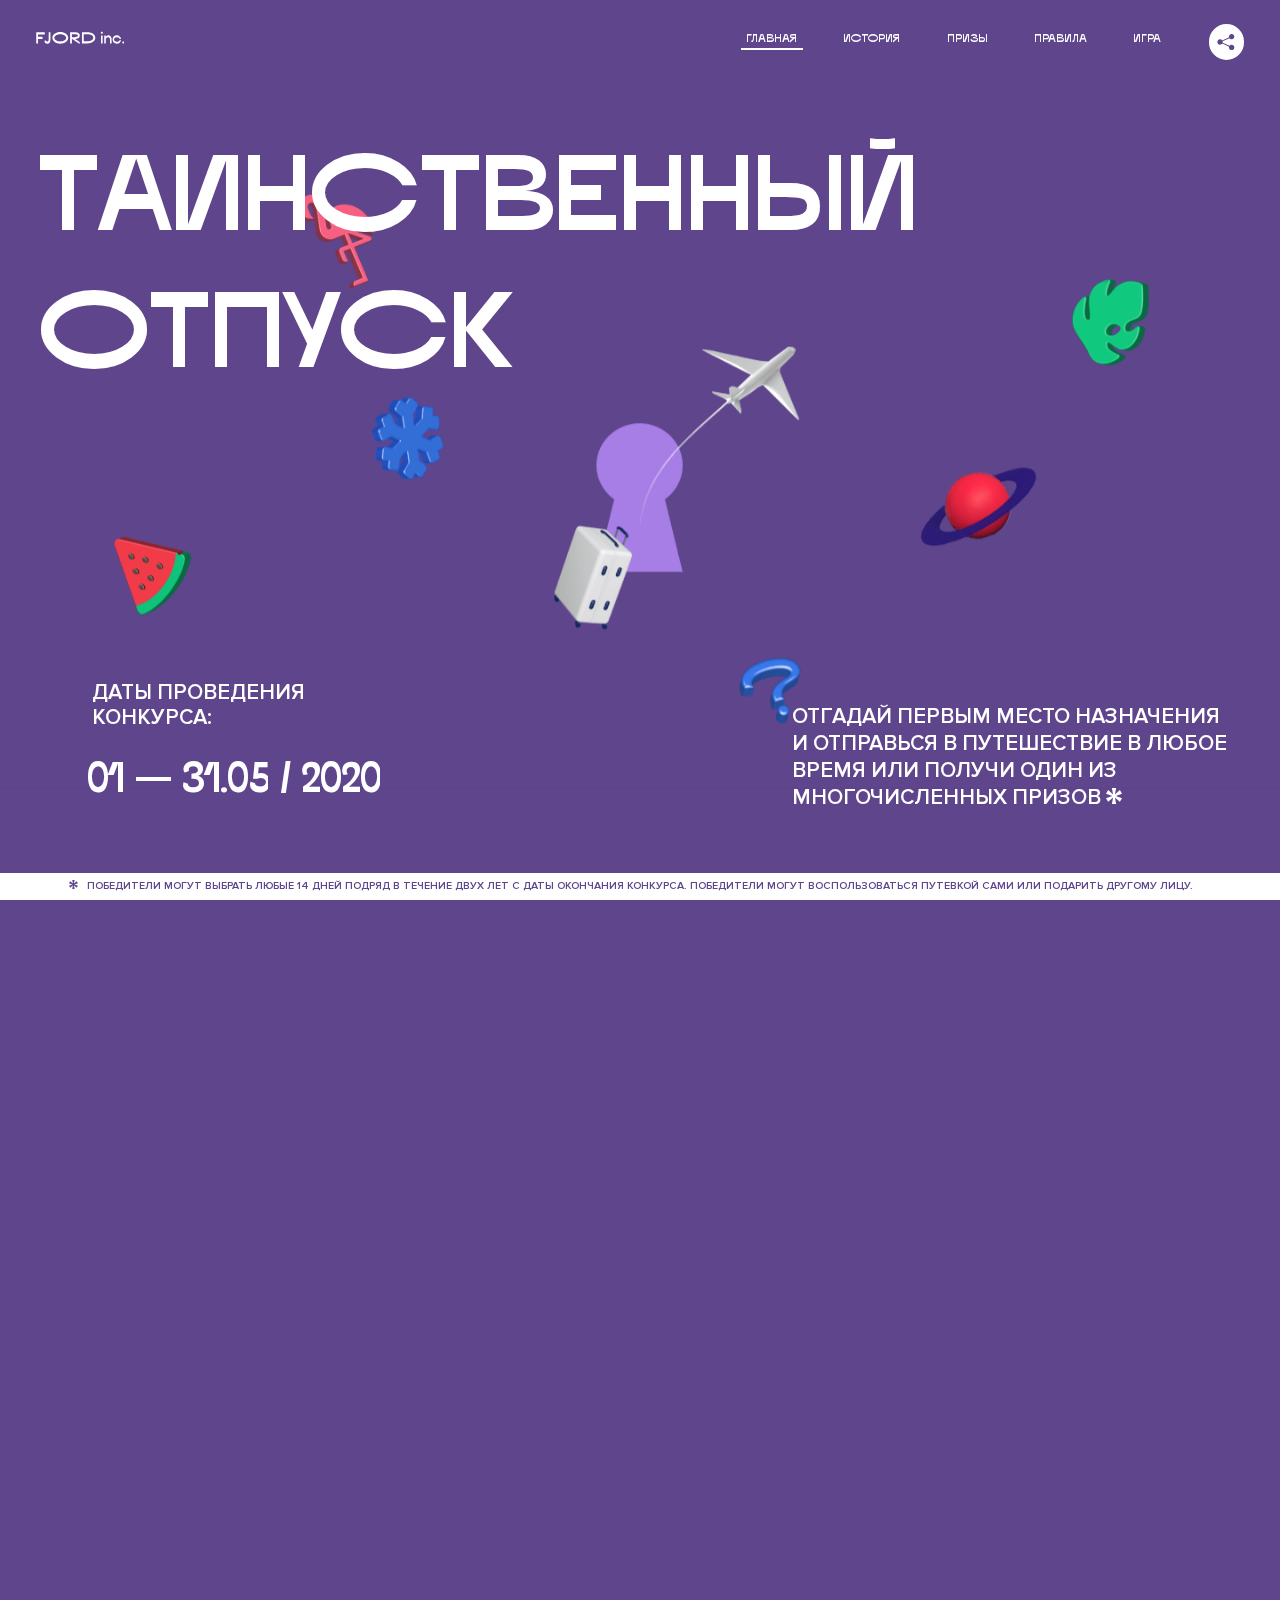
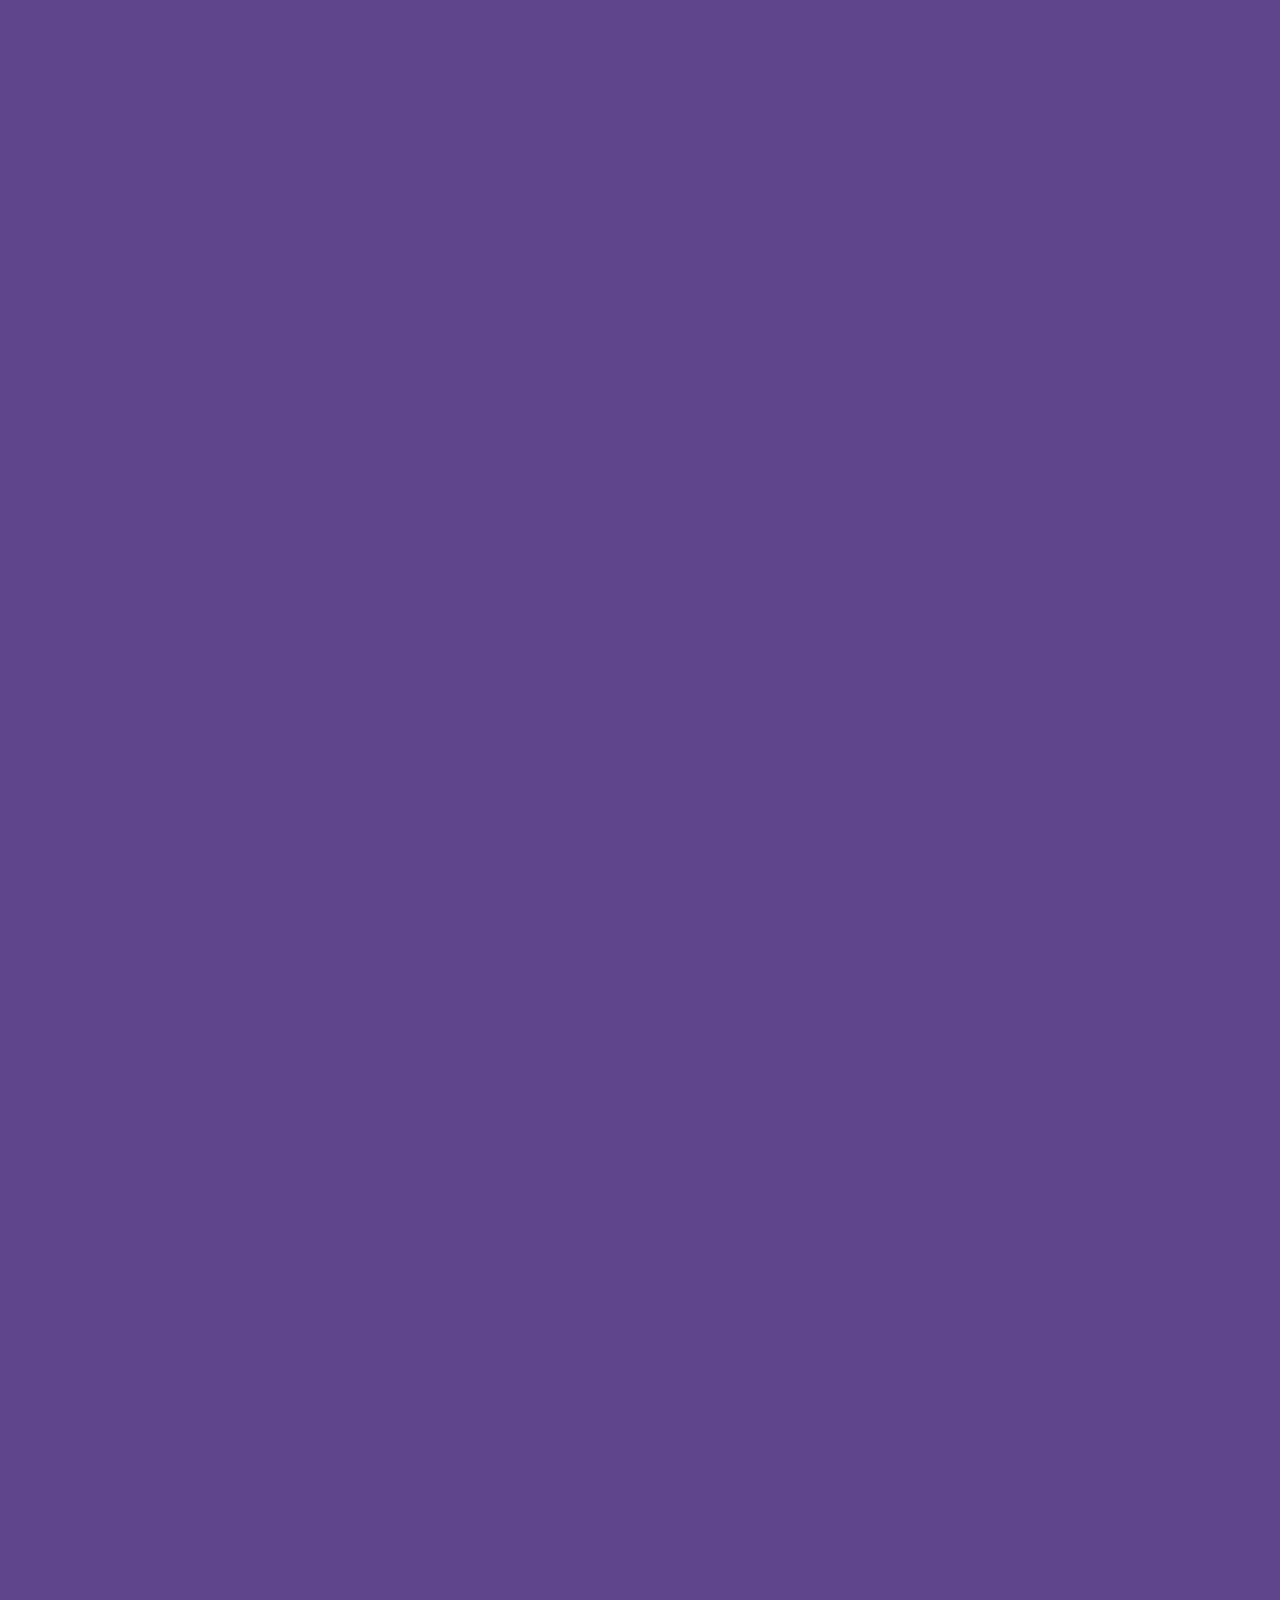
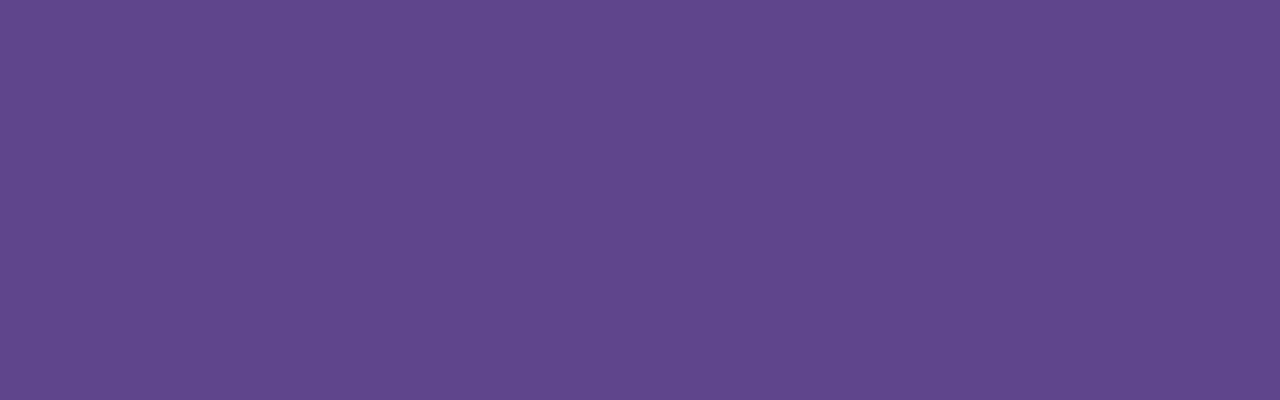
<file: 9/index.html>
<!DOCTYPE html>
<html lang="ru">
<head>
  <meta charset="UTF-8">
  <meta name="description" content="">
  <meta name="viewport" content="width=device-width, initial-scale=1.0">
  <meta http-equiv="X-UA-Compatible" content="ie=edge">
  <title>Mysterious Vacation</title>
  <link rel="stylesheet" href="css/style.min.css">
<link href="css/style.min.css" rel="stylesheet">  <base href="https://htmlacademy-animation.github.io/1225915-magic-vacation-1/9/">
</head>
<body class="theme1">

  <header class="page-header js-header">
    <div class="page-header__wrapper">
      <a href="#" class="page-header__logo" aria-label="Перейти на страницу FJORD.Inc">
        <svg width="100" height="15" viewBox="0 0 100 15" fill="none" xmlns="http://www.w3.org/2000/svg">
          <path d="M0.26 1.4V14H2.276V8.906H7.334V6.44H2.276V3.848H9.872V1.4H0.26ZM12.733 14.36C15.127 14.36 16.243 12.65 16.243 9.5V1.4H14.263V8.96C14.263 11.21 13.723 11.876 12.733 11.876C11.833 11.876 11.473 11.3 11.347 10.58L9.36702 10.94C9.63702 13.046 10.663 14.36 12.733 14.36ZM18.3918 7.7C18.3918 11.372 22.3878 14.36 27.3198 14.36C32.2518 14.36 36.2478 11.372 36.2478 7.7C36.2478 4.028 32.2518 1.04 27.3198 1.04C22.3878 1.04 18.3918 4.028 18.3918 7.7ZM20.6058 7.7C20.6058 5.378 23.6118 3.524 27.3198 3.524C30.9918 3.524 33.9798 5.378 33.9798 7.7C33.9798 10.004 30.9918 11.858 27.3198 11.858C23.6118 11.858 20.6058 10.004 20.6058 7.7ZM40.403 14V8.906H40.799L49.079 14.702V12.38L44.039 8.906H44.201C47.999 8.906 49.277 7.304 49.277 5.162C49.277 3.092 47.999 1.4 44.201 1.4H38.387V14H40.403ZM43.535 3.722C45.785 3.722 47.045 4.136 47.045 5.432C47.045 6.764 45.785 7.034 43.535 7.034H40.403V3.722H43.535ZM51.6936 1.382V14H57.8676C62.7456 14 66.7236 11.534 66.7236 7.7C66.7236 3.848 62.7456 1.382 57.8676 1.382H51.6936ZM53.7096 11.624V3.722H57.5436C61.5396 3.722 64.4916 5.018 64.4916 7.7C64.4916 10.238 61.5396 11.624 57.5436 11.624H53.7096ZM73.1832 14.018H74.9832V5H73.1832V14.018ZM72.9132 1.976C72.9132 2.57 73.3992 3.092 74.0832 3.092C74.7492 3.092 75.2352 2.57 75.2352 1.976C75.2352 1.382 74.7672 0.805999 74.0832 0.805999C73.3812 0.805999 72.9132 1.382 72.9132 1.976ZM76.7867 14H78.5687V9.104C78.7487 8.006 79.5947 6.962 81.0887 6.962C82.1147 6.962 83.2667 7.448 83.2667 9.554V14H85.0487V9.014C85.0487 6.152 83.2307 4.73 81.3587 4.73C79.9187 4.73 79.0727 5.558 78.5687 6.854V5H76.7867V14ZM90.9898 14.27C93.5098 14.27 95.3818 12.506 95.7238 10.328H94.0498C93.7258 11.3 92.6998 12.02 90.9898 12.02C88.8478 12.02 87.7678 10.922 87.7678 9.59C87.7678 8.24 88.8478 6.962 90.9898 6.962C92.7538 6.962 93.7978 7.844 94.0858 8.924H95.7418C95.4358 6.71 93.6178 4.73 90.9898 4.73C88.0918 4.73 86.1298 7.124 86.1298 9.59C86.1298 12.074 88.1278 14.27 90.9898 14.27ZM97.0693 12.938C97.0693 13.658 97.5553 14.144 98.2753 14.144C98.9953 14.144 99.4813 13.658 99.4813 12.938C99.4813 12.2 98.9953 11.714 98.2753 11.714C97.5553 11.714 97.0693 12.2 97.0693 12.938Z" fill="currentColor"></path>
        </svg>
      </a>
      <button class="page-header__toggler js-menu-toggler" type="button" aria-label="Управление мобильным меню"><span>Меню</span></button>
      <nav class="page-header__nav">
        <div class="page-header__menu js-menu" id="menu">
          <ul>
            <li>
              <a class="js-menu-link" href="#top" data-href="top">главная</a>
            </li>
            <li>
              <a class="js-menu-link" href="#story" data-href="story">история</a>
            </li>
            <li>
              <a class="js-menu-link" href="#prizes" data-href="prizes">призы</a>
            </li>
            <li>
              <a class="js-menu-link" href="#rules" data-href="rules">правила</a>
            </li>
            <li>
              <a class="js-menu-link" href="#game" data-href="game">игра</a>
            </li>
          </ul>
        </div>
        <div class="page-header__social">
          <div class="social-block js-social-block">
            <button class="social-block__toggler" aria-label="Управлять блоком с социальными кнопками">
              <svg width="26" height="22" viewBox="0 0 27 22" fill="none" xmlns="http://www.w3.org/2000/svg">
                <path d="M19.6721 7.43664C21.6273 7.43664 23.213 5.85095 23.213 3.89566C23.213 1.94037 21.6273 0.354675 19.6721 0.354675C17.7168 0.354675 16.1311 1.94037 16.1311 3.89566C16.1311 4.19968 16.1728 4.49178 16.2458 4.77345L7.21751 8.95527C6.57519 8.05214 5.52303 7.46049 4.33078 7.46049C2.37549 7.46049 0.789795 9.04618 0.789795 11.0015C0.789795 12.9568 2.37549 14.5425 4.33078 14.5425C5.52303 14.5425 6.57668 13.9508 7.21751 13.0477L16.2458 17.2295C16.1743 17.5112 16.1311 17.8033 16.1311 18.1073C16.1311 20.0626 17.7168 21.6483 19.6721 21.6483C21.6273 21.6483 23.213 20.0626 23.213 18.1073C23.213 16.152 21.6273 14.5663 19.6721 14.5663C18.4798 14.5663 17.4262 15.158 16.7853 16.0611L7.75701 11.8793C7.82854 11.5976 7.87176 11.3055 7.87176 11.0015C7.87176 10.6974 7.83003 10.4053 7.75701 10.1237L16.7853 5.94186C17.4262 6.84499 18.4783 7.43664 19.6721 7.43664Z" fill="currentColor"></path>
              </svg>
            </button>
            <ul class="social-block__list">
              <li>
                <a class="social-block__link social-block__link--fb" href="#" aria-label="Мы на Facebook">
                  <svg width="8" height="17" viewBox="0 0 8 17" fill="none" xmlns="http://www.w3.org/2000/svg">
                    <path d="M4.24646 16.9899H1.09275L1.05793 8.49828H0V5.30707H1.05793V3.81124C1.05793 1.42084 2.57654 0 5.21735 0H7.41758V3.18585H5.30841C4.28262 3.18585 4.2478 3.48582 4.2478 4.24914V5.30707H7.42964L7.16716 8.49828H4.2478V16.9899H4.24646Z" fill="currentColor"></path>
                  </svg>
                </a>
              </li>
              <li>
                <a class="social-block__link social-block__link--insta" href="#" aria-label="Мы в Instagram">
                  <svg width="15" height="15" viewBox="0 0 15 15" fill="none" xmlns="http://www.w3.org/2000/svg">
                    <path d="M11.0197 0H4.19806C2.14246 0 0.471191 1.66993 0.471191 3.72285V10.5499C0.471191 12.6082 2.14112 14.2727 4.19806 14.2727H11.0197C13.0753 14.2727 14.7466 12.6082 14.7466 10.5499V3.72285C14.7466 1.67127 13.0753 0 11.0197 0ZM11.0197 12.4849H4.19806C3.13076 12.4849 2.26432 11.6158 2.26432 10.5512V3.72419C2.26432 2.65956 3.13076 1.79715 4.19806 1.79715H11.0197C12.087 1.79715 12.9535 2.6609 12.9535 3.72419V10.5512C12.9535 11.6145 12.087 12.4849 11.0197 12.4849Z" fill="currentColor"></path>
                    <path d="M7.60887 3.11084C5.38989 3.11084 3.58203 4.9187 3.58203 7.14036C3.58203 9.35532 5.38989 11.1645 7.60887 11.1645C9.83053 11.1645 11.6357 9.35666 11.6357 7.14036C11.6357 4.9187 9.83053 3.11084 7.60887 3.11084ZM7.60887 9.36871C6.37551 9.36871 5.37784 8.37372 5.37784 7.14036C5.37784 5.90699 6.37551 4.90665 7.60887 4.90665C8.83822 4.90665 9.84259 5.90833 9.84259 7.14036C9.84392 8.37238 8.83822 9.36871 7.60887 9.36871Z" fill="currentColor"></path>
                    <path d="M11.3573 2.35962C10.8256 2.35962 10.3931 2.79752 10.3931 3.32381C10.3931 3.85546 10.8256 4.29336 11.3573 4.29336C11.8862 4.29336 12.3215 3.85546 12.3215 3.32381C12.3215 2.79752 11.8862 2.35962 11.3573 2.35962Z" fill="currentColor"></path>
                  </svg>
                </a>
              </li>
              <li>
                <a class="social-block__link social-block__link--vk" href="#" aria-label="Мы ВКонтакте">
                  <svg width="17" height="10" viewBox="0 0 17 10" fill="none" xmlns="http://www.w3.org/2000/svg">
                    <path d="M14.1234 4.9002C14.1234 4.9002 16.3623 1.72708 16.5866 0.680242C16.6595 0.312285 16.4947 0.103188 16.1069 0.103188C16.1069 0.103188 14.8193 0.103188 14.168 0.103188C13.7235 0.103188 13.5587 0.293278 13.4235 0.579768C13.4235 0.579768 12.3724 2.82553 11.0969 4.24712C10.6861 4.70333 10.4781 4.84318 10.2511 4.84318C10.0646 4.84318 9.98625 4.6911 9.98625 4.27834V0.649016C9.98625 0.147997 9.92545 0.00135496 9.5066 0.00135496H6.39628C6.15578 0.00135496 6.0085 0.134417 6.0085 0.324506C6.0085 0.801084 6.73406 0.908351 6.73406 2.20231V4.87305C6.73406 5.40529 6.70569 5.61575 6.45303 5.61575C5.78016 5.61575 4.19528 3.30618 3.30623 0.678887C3.12923 0.145282 2.93737 0 2.43475 0H0.486409C0.205373 0 0 0.190085 0 0.476576C0 0.991172 0.60666 3.40801 2.99277 6.64358C4.59927 8.8201 6.70569 10 8.60269 10C9.76196 10 10.0416 9.80312 10.0416 9.31432V7.63883C10.0416 7.22607 10.2065 7.04956 10.4429 7.04956C10.7078 7.04956 11.1847 7.13238 12.2805 8.22268C13.5843 9.47862 13.6762 10 14.3896 10H16.5676C16.7919 10 17 9.89273 17 9.52342C17 9.02919 16.3623 8.15343 15.384 7.10659C14.9801 6.56755 14.3302 5.98914 14.1248 5.72301C13.8275 5.40801 13.9154 5.23014 14.1234 4.9002Z" fill="currentColor"></path>
                  </svg>
                </a>
              </li>
            </ul>
          </div>
        </div>
      </nav>
    </div>
  </header>

  <main class="page-content">

    <section class="animation-screen"></section>

    <section class="screen screen--hidden screen--intro js-scrollspy" id="top">
      <div class="screen__wrapper">
        <div class="intro">
          <h1 class="intro__title animate-text">Таинственный отпуск</h1>
          <div class="intro__content">
            <div class="intro__info">
              <p class="intro__label">Даты проведения конкурса:</p>
              <p class="intro__date">01 — 31.05 / 2020</p>
            </div>
            <div class="intro__message">
              <p>
                Отгадай первым место назначения и&nbsp;отправься в&nbsp;путешествие в&nbsp;любое время или получи один из многочисленных призов
                <svg width="16" height="16" viewBox="0 0 10 10" fill="none" xmlns="http://www.w3.org/2000/svg">
                  <path d="M0 6.35337L3.90271 4.99012L0 3.64663L1.34615 1.32374L4.44287 4.01073L3.67364 0H6.34615L5.57692 4.01073L8.65385 1.32374L10 3.64663L6.13405 4.99012L10 6.35337L8.65385 8.65651L5.57692 5.98927L6.34615 10H3.67364L4.44287 5.96952L1.34615 8.65651L0 6.35337Z" fill="currentColor"></path>
                </svg>
              </p>
            </div>
          </div>
        </div>
      </div>
      <div class="screen__footer js-footer">
        <button class="screen__footer-enlarge js-footer-toggler" type="button" aria-label="Показать сообщение">
          <svg width="10" height="10" viewBox="0 0 10 10" fill="none" xmlns="http://www.w3.org/2000/svg">
            <path d="M0 6.35337L3.90271 4.99012L0 3.64663L1.34615 1.32374L4.44287 4.01073L3.67364 0H6.34615L5.57692 4.01073L8.65385 1.32374L10 3.64663L6.13405 4.99012L10 6.35337L8.65385 8.65651L5.57692 5.98927L6.34615 10H3.67364L4.44287 5.96952L1.34615 8.65651L0 6.35337Z" fill="currentColor"></path>
          </svg>
        </button>
        <button class="screen__footer-collapse js-footer-toggler" type="button" aria-label="Скрыть сообщение">
          <svg width="13" height="13" viewBox="0 0 13 13" fill="none" xmlns="http://www.w3.org/2000/svg">
            <line x1="12.3536" y1="0.353553" x2="0.738349" y2="11.9688" stroke="currentColor"></line>
            <line x1="0.738319" y1="0.539925" x2="12.3535" y2="12.1551" stroke="currentColor"></line>
          </svg>
        </button>
        <div class="screen__footer-wrapper">
          <div class="screen__footer-announce">
            <p class="screen__footer-label">Даты проведения конкурса:</p>
            <p class="screen__footer-date">01 — 31.05 / 2020</p>
          </div>
          <div class="screen__footer-note">
            <p>
              <svg width="10" height="10" viewBox="0 0 10 10" fill="none" xmlns="http://www.w3.org/2000/svg">
                <path d="M0 6.35337L3.90271 4.99012L0 3.64663L1.34615 1.32374L4.44287 4.01073L3.67364 0H6.34615L5.57692 4.01073L8.65385 1.32374L10 3.64663L6.13405 4.99012L10 6.35337L8.65385 8.65651L5.57692 5.98927L6.34615 10H3.67364L4.44287 5.96952L1.34615 8.65651L0 6.35337Z" fill="currentColor"></path>
              </svg>
              <span>Победители могут выбрать любые 14 дней подряд в&nbsp;течение двух лет с&nbsp;даты окончания конкурса. Победители могут воспользоваться путевкой сами или подарить другому лицу.</span>
            </p>
          </div>
        </div>
      </div>
    </section>

    <section class="screen screen--hidden screen--story js-scrollspy" id="story">

      <div class="slider swiper-container js-slider">

        <div class="swiper-wrapper">

          <div class="slider__item swiper-slide">
            <h2 class="slider__item-title animate-text">История</h2>
            <p class="slider__item-text">Джеймс Таргет был основателем компании &laquo;Fjord Inc.&raquo;. С&nbsp;1965 года &laquo;Fjord Inc.&raquo; прославилась надёжными и&nbsp;удобными чемоданами и&nbsp;аксессуарами для туристов.</p>
          </div>

          <div class="slider__item swiper-slide">
            <p class="slider__item-text">Когда Джеймсу было 7&nbsp;лет, в&nbsp;их&nbsp;доме гостил дядюшка и&nbsp;развлекал детей рассказами о&nbsp;своей поездке в&nbsp;место, показавшееся малышу Таргету невероятным. Тогда Джеймс решил, что однажды посетит его, но&nbsp;не&nbsp;будет рассказывать о&nbsp;мечте, пока не&nbsp;осуществит.</p>
          </div>

          <div class="slider__item swiper-slide">
            <p class="slider__item-text">Джеймс Таргет стал увлеченным путешественником. Он&nbsp;посетил 5&nbsp;континентов, 126&nbsp;стран.</p>
          </div>

          <div class="slider__item swiper-slide">
            <p class="slider__item-text">Он&nbsp;сплавлялся по&nbsp;Амазонке и&nbsp;погружался в&nbsp;пещеры Франции, медитировал в&nbsp;горах Тибета и&nbsp;пожимал руку вождя племени Акугауа.</p>
          </div>

          <div class="slider__item swiper-slide">
            <p class="slider__item-text">Из&nbsp;своих поездок Джеймс Таргет привозил идеи, как сделать свои чемоданы &laquo;Fjord Inc.&raquo; удобными и&nbsp;приспособленными к&nbsp;разным дорожным условиям.</p>
          </div>

          <div class="slider__item swiper-slide">
            <p class="slider__item-text">Всё это время Джеймс не&nbsp;оставлял идею поездки своей мечты. Однако, как только он&nbsp;брался за&nbsp;планирование, возникали препятствия, не&nbsp;позволяющие отправиться туда.</p>
          </div>

          <div class="slider__item swiper-slide">
            <p class="slider__item-text">В&nbsp;возрасте 67&nbsp;лет Джеймс Таргет попал под лавину и&nbsp;погиб. В&nbsp;своём завещании он&nbsp;поручил отправить в&nbsp;заветное путешествие трёх смельчаков, единых с&nbsp;ним духом.</p>
          </div>

          <div class="slider__item swiper-slide">
            <p class="slider__item-text">Тех, кто сможет узнать таинственное место, задавая вопросы специально обученному ИИ&nbsp;&laquo;Соне&raquo;, ждет фантастическое путешествие.</p>
          </div>
        </div>
        <div class="slider__controls">
          <button class="slider__control slider__control--prev js-control-prev" type="button" aria-label="Показать предыдущую историю">
            <svg width="12" height="22" viewBox="0 0 12 22" fill="none" xmlns="http://www.w3.org/2000/svg">
              <path d="M11 1L1 11L11 21" stroke="currentColor" stroke-width="2" stroke-linejoin="round"></path>
            </svg>
          </button>
          <button class="slider__control slider__control--next js-control-next" type="button" aria-label="Показать следующую историю">
            <svg width="12" height="22" viewBox="0 0 12 22" fill="none" xmlns="http://www.w3.org/2000/svg">
              <path d="M1 1L11 11L1 21" stroke="currentColor" stroke-width="2" stroke-linejoin="round"></path>
            </svg>
          </button>
        </div>
        <div class="slider__pagination swiper-pagination"></div>
      </div>
    </section>

    <section class="screen screen--hidden screen--prizes js-scrollspy" id="prizes">
      <div class="screen__wrapper">
        <div class="prizes">
          <h2 class="prizes__title animate-text">ПРизы</h2>
          <div class="prizes__lead">
            <p>Найди ответ и&nbsp;получи один из&nbsp;призов:</p>
          </div>
          <ul class="prizes__list">
            <li class="prizes__item prizes__item--journeys">
              <div class="prizes__icon">
                <picture>
                  <source srcset="img/prize1-mob.svg" media="(orientation: portrait)">
                  <img src="img/module-3/img/primary-award.svg" alt="">
                </picture>
              </div>
              <p class="prizes__desc">
                <b>3</b>
                <span>загадочных путешествия</span>
              </p>
            </li>
            <li class="prizes__item prizes__item--cases">
              <div class="prizes__icon">
                <picture>
                  <source srcset="img/prize2-mob.svg" media="(orientation: portrait)">
                  <img src="img/second-award.svg" alt="">
                </picture>
              </div>
              <p class="prizes__desc">
                <b>7</b>
                <span>надежных чемоданов</span>
              </p>
            </li>
            <li class="prizes__item prizes__item--codes">
              <div class="prizes__icon">
                <picture>
                  <source srcset="img/prize3-mob.svg" media="(orientation: portrait)">
                  <img src="img/additional-award.svg" alt="">
                </picture>
              </div>
              <p class="prizes__desc">
                <b>900</b>
                <span>
                  промокодов на&nbsp;скидку 15%
                  <svg width="10" height="10" viewBox="0 0 10 10" fill="none" xmlns="http://www.w3.org/2000/svg">
                    <path d="M0 6.35337L3.90271 4.99012L0 3.64663L1.34615 1.32374L4.44287 4.01073L3.67364 0H6.34615L5.57692 4.01073L8.65385 1.32374L10 3.64663L6.13405 4.99012L10 6.35337L8.65385 8.65651L5.57692 5.98927L6.34615 10H3.67364L4.44287 5.96952L1.34615 8.65651L0 6.35337Z" fill="currentColor"></path>
                  </svg>
                </span>
              </p>
            </li>
          </ul>
        </div>
      </div>
      <div class="screen__footer js-footer">
        <button class="screen__footer-enlarge js-footer-toggler" type="button" aria-label="Показать сообщение">
          <svg width="10" height="10" viewBox="0 0 10 10" fill="none" xmlns="http://www.w3.org/2000/svg">
            <path d="M0 6.35337L3.90271 4.99012L0 3.64663L1.34615 1.32374L4.44287 4.01073L3.67364 0H6.34615L5.57692 4.01073L8.65385 1.32374L10 3.64663L6.13405 4.99012L10 6.35337L8.65385 8.65651L5.57692 5.98927L6.34615 10H3.67364L4.44287 5.96952L1.34615 8.65651L0 6.35337Z" fill="currentColor"></path>
          </svg>
        </button>
        <button class="screen__footer-collapse js-footer-toggler" type="button" aria-label="Скрыть сообщение">
          <svg width="13" height="13" viewBox="0 0 13 13" fill="none" xmlns="http://www.w3.org/2000/svg">
            <line x1="12.3536" y1="0.353553" x2="0.738349" y2="11.9688" stroke="currentColor"></line>
            <line x1="0.738319" y1="0.539925" x2="12.3535" y2="12.1551" stroke="currentColor"></line>
          </svg>
        </button>
        <div class="screen__footer-wrapper">
          <div class="screen__footer-announce">
            <p class="screen__footer-label">Даты проведения конкурса:</p>
            <p class="screen__footer-date">01 — 31.05 / 2020</p>
          </div>
          <div class="screen__footer-note">
            <p>
              <svg width="10" height="10" viewBox="0 0 10 10" fill="none" xmlns="http://www.w3.org/2000/svg">
                <path d="M0 6.35337L3.90271 4.99012L0 3.64663L1.34615 1.32374L4.44287 4.01073L3.67364 0H6.34615L5.57692 4.01073L8.65385 1.32374L10 3.64663L6.13405 4.99012L10 6.35337L8.65385 8.65651L5.57692 5.98927L6.34615 10H3.67364L4.44287 5.96952L1.34615 8.65651L0 6.35337Z" fill="currentColor"></path>
              </svg>
              <span>Скидка&nbsp;15% на&nbsp;единоразовое приобретение путёвки с&nbsp;1&nbsp;июня 2020 по&nbsp;31&nbsp;мая 2022&nbsp;года. Суммируется с&nbsp;другими акциями</span>
            </p>
          </div>
        </div>
      </div>
    </section>

    <section class="screen screen--hidden screen--rules js-scrollspy" id="rules">
      <div class="screen__wrapper">
        <div class="rules">
          <h2 class="rules__title animate-text">Правила</h2>
          <div class="rules__lead">
            <p>Для того чтобы получить наследство Джеймса Таргета, тебе нужно выведать у&nbsp;&laquo;Сони&raquo;, куда предстоит отправиться тебе в&nbsp;случае победы</p>
          </div>
          <ol class="rules__list">
            <li class="rules__item">
              <p>Тебе отводится <br>5&nbsp;минут</p>
            </li>
            <li class="rules__item">
              <p>Задавай любые вопросы в&nbsp;текстовом поле</p>
            </li>
            <li class="rules__item">
              <p>Нажимай кнопку &laquo;Узнать&raquo;, чтобы получить ответ</p>
            </li>
            <li class="rules__item">
              <p>&laquo;Соня&raquo; может отвечать только&nbsp;Да или Нет</p>
            </li>
          </ol>
          <a href="#game" class="rules__link btn">Погнали!</a>
        </div>
      </div>
      <div class="screen__disclaimer">
        <div class="disclaimer">
          <ul>
            <li>
              <a href="#">Правовая информация</a>
            </li>
            <li>
              <a href="#">Подробные правила</a>
            </li>
          </ul>
        </div>
      </div>
    </section>

    <section class="screen screen--hidden screen--game js-scrollspy" id="game">
      <div class="screen__wrapper">
        <div class="game">
          <div class="game__header">
            <h2 class="game__title animate-text">Игра</h2>
            <div class="game__counter">
              <span>05</span>:<span>00</span>
            </div>
          </div>
          <div class="game__body">
            <div class="chat">
              <div class="chat__body js-chat">
                <ul class="chat__list" id="messages"></ul>
              </div>
              <div class="chat__footer">
                <form action="#" method="post" class="form" id="message-form">
                  <label for="message-field" class="visually-hidden">Поле для ввода вопроса</label>
                  <input type="text" class="form__field" id="message-field">
                  <button class="form__button btn">
                    Узнать
                    <svg width="18" height="19" viewBox="0 0 18 19" fill="none" xmlns="http://www.w3.org/2000/svg">
                      <path stroke="currentColor" stroke-width="2" d="M9 19V1"></path>
                      <path d="M1 9l8-8 8 8" stroke="currentColor" stroke-width="2" stroke-linejoin="round"></path>
                    </svg>
                  </button>
                </form>
              </div>
            </div>
          </div>
          <!-- временные кнопки для показа результата -->
          <div class="game__buttons">
            <button class="game__button btn js-show-result" type="button" data-target="result">Положительный результат</button>
            <button class="game__button btn js-show-result" type="button" data-target="result2">Положительный результат - 2</button>
            <button class="game__button btn js-show-result" type="button" data-target="result3">Отрицательный результат</button>
          </div>
        </div>
      </div>
    </section>

    <section class="screen screen--hidden screen--result" id="result">
      <div class="screen__wrapper">
        <div class="result result--trip">
          <div class="result__image">
            <picture>
              <source srcset="img/result1-mob.png 1x, img/result1-mob@2x.png 2x" media="(max-width: 768px) and (orientation: portrait)">
              <img src="img/result1.png" srcset="img/result1@2x.png 2x" alt="">
            </picture>
          </div>
          <h2 class="result__title">
            <span class="visually-hidden">ПОбеда!</span>
            <svg xmlns="http://www.w3.org/2000/svg" viewBox="0 0 568.85 109.24">
              <path d="M16,24.44V92H2.6V8H75V92H61.52V24.44H16Z" transform="translate(-2.1 -1.5)" fill="none" stroke="currentColor"></path>
              <path d="M148.76,5.6c32.88,0,59.52,19.92,59.52,44.4s-26.64,44.4-59.52,44.4S89.24,74.48,89.24,50,115.88,5.6,148.76,5.6Zm0,72.12c24.48,0,44.4-12.36,44.4-27.72s-19.92-27.84-44.4-27.84C124,22.16,104,34.52,104,50S124,77.72,148.76,77.72Z" transform="translate(-2.1 -1.5)" fill="none" stroke="currentColor"></path>
              <path d="M287.36,8V24.44H236v14.4h25.32c25.44,0,34,11.16,34,26.52,0,15.6-8.52,26.64-34,26.64H222.56V8h64.8ZM256.88,76.52c15.12,0,23.52-2,23.52-11.52S272,54.44,256.88,54.44H236V76.52h20.88Z" transform="translate(-2.1 -1.5)" fill="none" stroke="currentColor"></path>
              <path d="M371.47,8V24.44H320.84V41.6h33.6V58h-33.6V75.56h50.64V92H307.4V8h64.08Z" transform="translate(-2.1 -1.5)" fill="none" stroke="currentColor"></path>
              <path d="M382.39,110.24V75.56h7.44c4.56-4.68,7.8-18.36,8.76-56L399,8h48.6V75.56h10v34.68H442.87V92H397v18.24H382.39Zm51.72-34.68V24.44H411.55v3.12c-0.48,22.44-3.24,37.68-7.2,48h29.76Z" transform="translate(-2.1 -1.5)" fill="none" stroke="currentColor"></path>
              <path d="M463.75,92l28-84h27.12l28.08,84H533.47l-7.8-23.52h-37.8L480.07,92H463.75Zm56.64-40L507,11.84,493.51,52h26.88Z" transform="translate(-2.1 -1.5)" fill="none" stroke="currentColor"></path>
              <path d="M554.12,70.4L555.55,2H569l1.44,68.4H554.12Zm8.28,6.36c4.8,0,8,3.24,8,8.16a8,8,0,1,1-16.08,0C554.35,80,557.59,76.76,562.39,76.76Z" transform="translate(-2.1 -1.5)" fill="none" stroke="currentColor"></path>
            </svg>
          </h2>
          <div class="result__text">
            <p>ты&nbsp;отправляешься в&nbsp;Арктику!</p>
          </div>
          <div class="result__form">
            <form action="#" method="post" class="form form--result">
              <label for="email-field" class="form__label">зарегистрируй результат</label>
              <input type="email" class="form__field" id="email-field" placeholder="e-mail для регистации результата и получения приза" required="">
              <button class="form__button btn">
                отправить
                <svg width="18" height="19" viewBox="0 0 18 19" fill="none" xmlns="http://www.w3.org/2000/svg">
                  <path stroke="currentColor" stroke-width="2" d="M9 19V1"></path>
                  <path d="M1 9l8-8 8 8" stroke="currentColor" stroke-width="2" stroke-linejoin="round"></path>
                </svg>
              </button>
            </form>
          </div>
        </div>
      </div>
    </section>

    <section class="screen screen--hidden screen--result" id="result2">
      <div class="screen__wrapper">
        <div class="result result--prize">
          <div class="result__image">
            <img class="leaf1" src="img/module-2/win-suitcase/leaf%20blue%201.png" alt="">
            <img class="leaf2" src="img/module-2/win-suitcase/leaf%20blue%202.png" alt="">
            <img class="leaf_green" src="img/module-2/win-suitcase/leaf%20green.png" alt="">
            <img class="suitcase" src="img/module-2/win-suitcase/suitcase.png" alt="">
            <div class="flamingo"><img src="img/module-2/win-suitcase/flamingo.png" alt=""></div>
          </div>
          <h2 class="result__title">
            <span class="visually-hidden">ПОбеда!</span>
            <svg xmlns="http://www.w3.org/2000/svg" viewBox="0 0 568.85 109.24">
              <path d="M16,24.44V92H2.6V8H75V92H61.52V24.44H16Z" transform="translate(-2.1 -1.5)" fill="none" stroke="currentColor"></path>
              <path d="M148.76,5.6c32.88,0,59.52,19.92,59.52,44.4s-26.64,44.4-59.52,44.4S89.24,74.48,89.24,50,115.88,5.6,148.76,5.6Zm0,72.12c24.48,0,44.4-12.36,44.4-27.72s-19.92-27.84-44.4-27.84C124,22.16,104,34.52,104,50S124,77.72,148.76,77.72Z" transform="translate(-2.1 -1.5)" fill="none" stroke="currentColor"></path>
              <path d="M287.36,8V24.44H236v14.4h25.32c25.44,0,34,11.16,34,26.52,0,15.6-8.52,26.64-34,26.64H222.56V8h64.8ZM256.88,76.52c15.12,0,23.52-2,23.52-11.52S272,54.44,256.88,54.44H236V76.52h20.88Z" transform="translate(-2.1 -1.5)" fill="none" stroke="currentColor"></path>
              <path d="M371.47,8V24.44H320.84V41.6h33.6V58h-33.6V75.56h50.64V92H307.4V8h64.08Z" transform="translate(-2.1 -1.5)" fill="none" stroke="currentColor"></path>
              <path d="M382.39,110.24V75.56h7.44c4.56-4.68,7.8-18.36,8.76-56L399,8h48.6V75.56h10v34.68H442.87V92H397v18.24H382.39Zm51.72-34.68V24.44H411.55v3.12c-0.48,22.44-3.24,37.68-7.2,48h29.76Z" transform="translate(-2.1 -1.5)" fill="none" stroke="currentColor"></path>
              <path d="M463.75,92l28-84h27.12l28.08,84H533.47l-7.8-23.52h-37.8L480.07,92H463.75Zm56.64-40L507,11.84,493.51,52h26.88Z" transform="translate(-2.1 -1.5)" fill="none" stroke="currentColor"></path>
              <path d="M554.12,70.4L555.55,2H569l1.44,68.4H554.12Zm8.28,6.36c4.8,0,8,3.24,8,8.16a8,8,0,1,1-16.08,0C554.35,80,557.59,76.76,562.39,76.76Z" transform="translate(-2.1 -1.5)" fill="none" stroke="currentColor"></path>
            </svg>
          </h2>
          <div class="result__text">
            <p>чемодан &laquo;Fjord&nbsp;Inc.&raquo;&nbsp;твой</p>
          </div>
          <div class="result__form">
            <form action="#" method="post" class="form form--result">
              <label for="email-field2" class="form__label">зарегистрируй результат</label>
              <input type="email" class="form__field" id="email-field2" placeholder="e-mail для регистации результата и получения приза" required="">
              <button class="form__button btn">
                <span>отправить</span>
                <svg width="18" height="19" viewBox="0 0 18 19" fill="none" xmlns="http://www.w3.org/2000/svg">
                  <path stroke="currentColor" stroke-width="2" d="M9 19V1"></path>
                  <path d="M1 9l8-8 8 8" stroke="currentColor" stroke-width="2" stroke-linejoin="round"></path>
                </svg>
              </button>
            </form>
          </div>
        </div>
      </div>
    </section>

    <section class="screen screen--hidden screen--result" id="result3">
      <div class="screen__wrapper">
        <div class="result result--negative">
          <div class="result__image">
            <picture>
              <source srcset="img/result3-mob.png 1x, img/result3-mob@2x.png 2x" media="(max-width: 768px) and (orientation: portrait)">
              <img src="img/result3.png" srcset="img/result3@2x.png 2x" alt="">
            </picture>
          </div>
          <h2 class="result__title">
            <span class="visually-hidden">Не угадал!</span>
            <svg xmlns="http://www.w3.org/2000/svg" viewBox="0 0 660.77 109.24">
              <path d="M2.66,92V8H16.1V42.2H53.3V8H66.74V92H53.3V58.64H16.1V92H2.66Z" transform="translate(-2.16 -1.5)" fill="none" stroke="currentColor"></path>
              <path d="M147.62,8V24.44H97V41.6h33.6V58H97V75.56h50.64V92H83.54V8h64.08Z" transform="translate(-2.16 -1.5)" fill="none" stroke="currentColor"></path>
              <path d="M199.22,8l20.52,42.36L235.34,8h16.44l-31,84H204.38l9.48-25.92L185.78,8h13.44Z" transform="translate(-2.16 -1.5)" fill="none" stroke="currentColor"></path>
              <path d="M273.74,24.44V92H260.3V8h50.16V24.44H273.74Z" transform="translate(-2.16 -1.5)" fill="none" stroke="currentColor"></path>
              <path d="M307.1,92l28-84h27.12l28.08,84H376.82L369,68.48h-37.8L323.42,92H307.1Zm56.64-40L350.3,11.84,336.86,52h26.88Z" transform="translate(-2.16 -1.5)" fill="none" stroke="currentColor"></path>
              <path d="M396.38,110.24V75.56h7.44c4.56-4.68,7.8-18.36,8.76-56L412.94,8h48.6V75.56h10v34.68H456.86V92H411v18.24H396.38ZM448.1,75.56V24.44H425.54v3.12c-0.48,22.44-3.24,37.68-7.2,48H448.1Z" transform="translate(-2.16 -1.5)" fill="none" stroke="currentColor"></path>
              <path d="M477.74,92l28-84h27.12L560.9,92H547.46l-7.8-23.52h-37.8L494.06,92H477.74Zm56.64-40-13.44-40.2L507.5,52h26.88Z" transform="translate(-2.16 -1.5)" fill="none" stroke="currentColor"></path>
              <path d="M568.7,76.88a13.77,13.77,0,0,0,5,1c6.6,0,10.44-6.24,12-58.32L586.22,8h46.2V92H619V24.44H598.82l-0.12,3.12C597.14,81,589,94.4,573.74,94.4a28.55,28.55,0,0,1-6.72-.84Z" transform="translate(-2.16 -1.5)" fill="none" stroke="currentColor"></path>
              <path d="M646.1,70.4L647.54,2H661l1.44,68.4H646.1Zm8.28,6.36c4.8,0,8,3.24,8,8.16a8,8,0,0,1-16.08,0C646.34,80,649.58,76.76,654.38,76.76Z" transform="translate(-2.16 -1.5)" fill="none" stroke="currentColor"></path>
            </svg>
          </h2>
          <button class="result__button js-play" type="button">
            не сдавайся!
            <span>
              <svg width="27" height="22" viewBox="0 0 27 22" fill="none" xmlns="http://www.w3.org/2000/svg">
                <path d="M10.6899 1.47998C5.42992 1.47998 1.16992 5.73998 1.16992 11C1.16992 16.26 5.42992 20.52 10.6899 20.52C15.9499 20.52 20.2099 16.26 20.2099 11V7.13998" stroke="currentColor" stroke-width="2" stroke-miterlimit="10"></path>
                <path d="M15.1099 12.5099L20.1499 7.13989L25.3099 12.6299" stroke="currentColor" stroke-width="2" stroke-miterlimit="10" stroke-linejoin="round"></path>
              </svg>
            </span>
          </button>
        </div>
      </div>
    </section>

    <section class="prizes-transition-bg"></section>
  </main>

<script src="js/script.js"></script></body>
</html>
</file>
